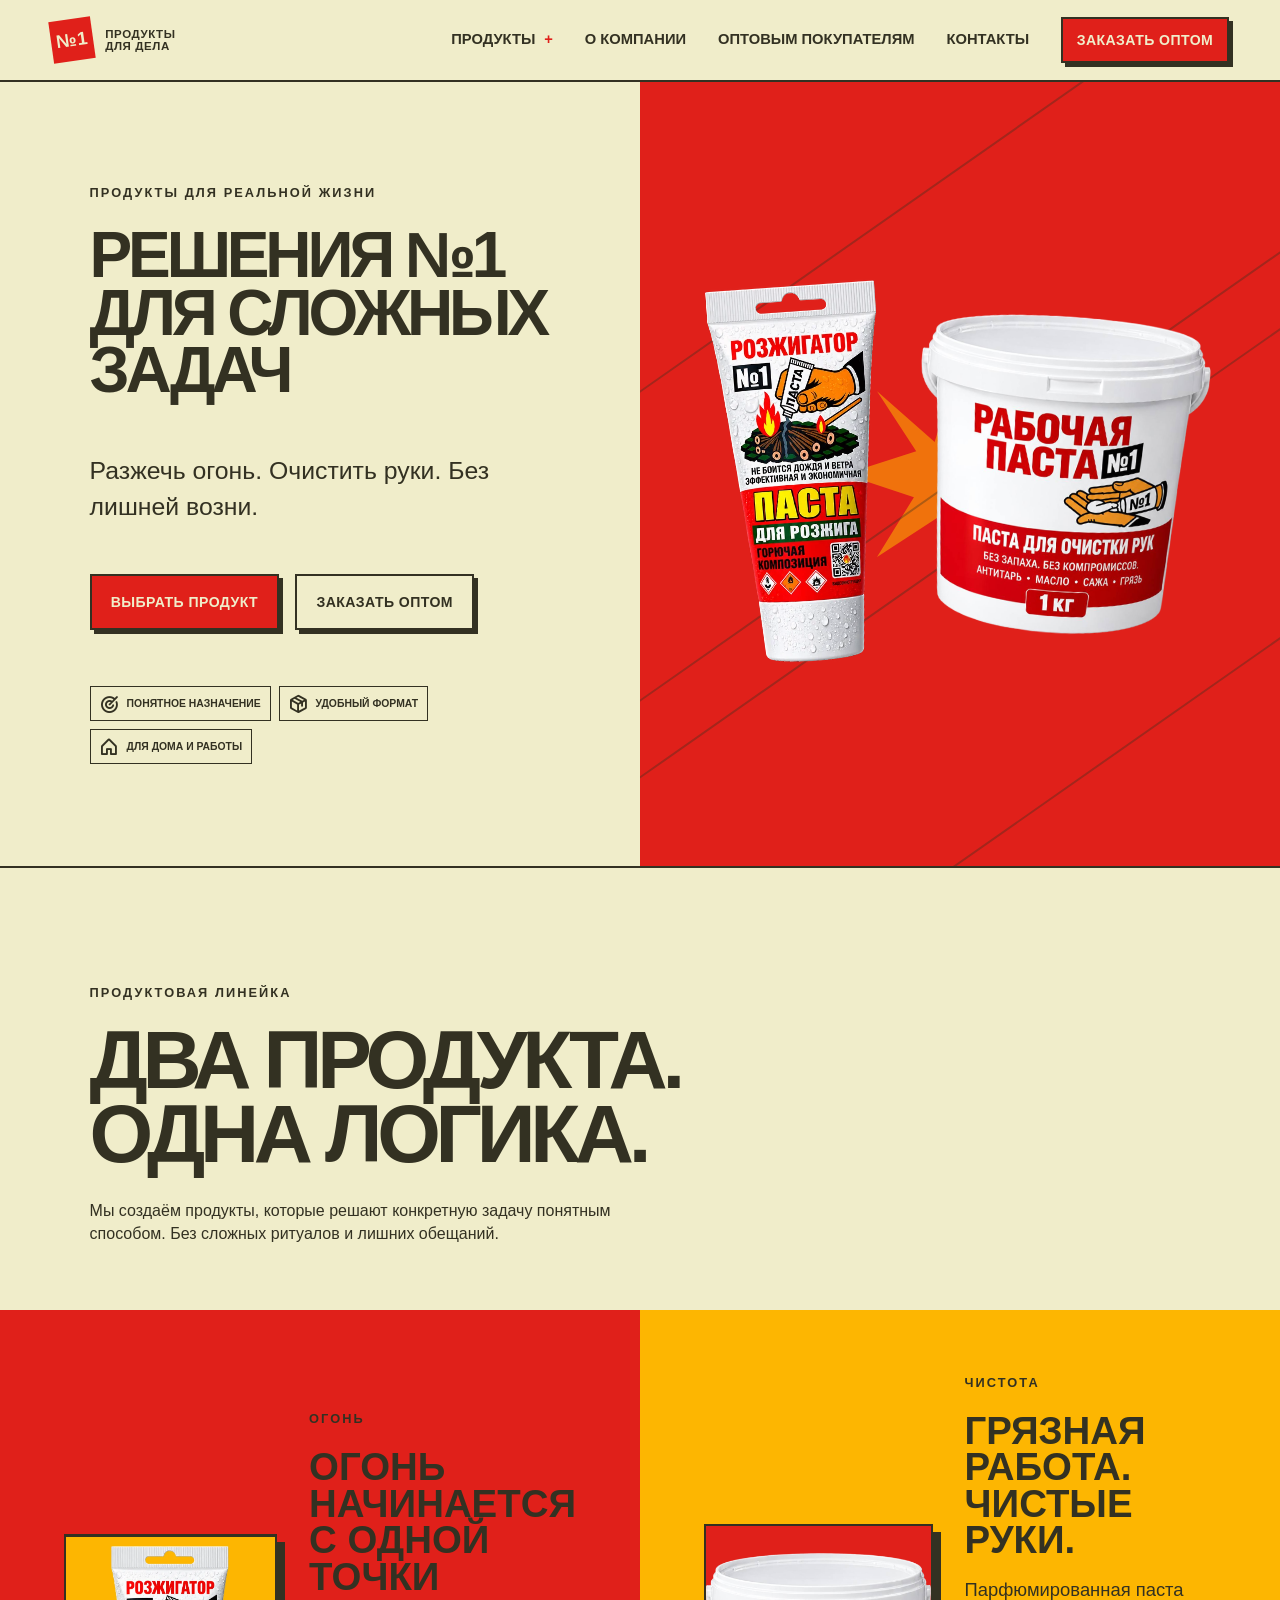
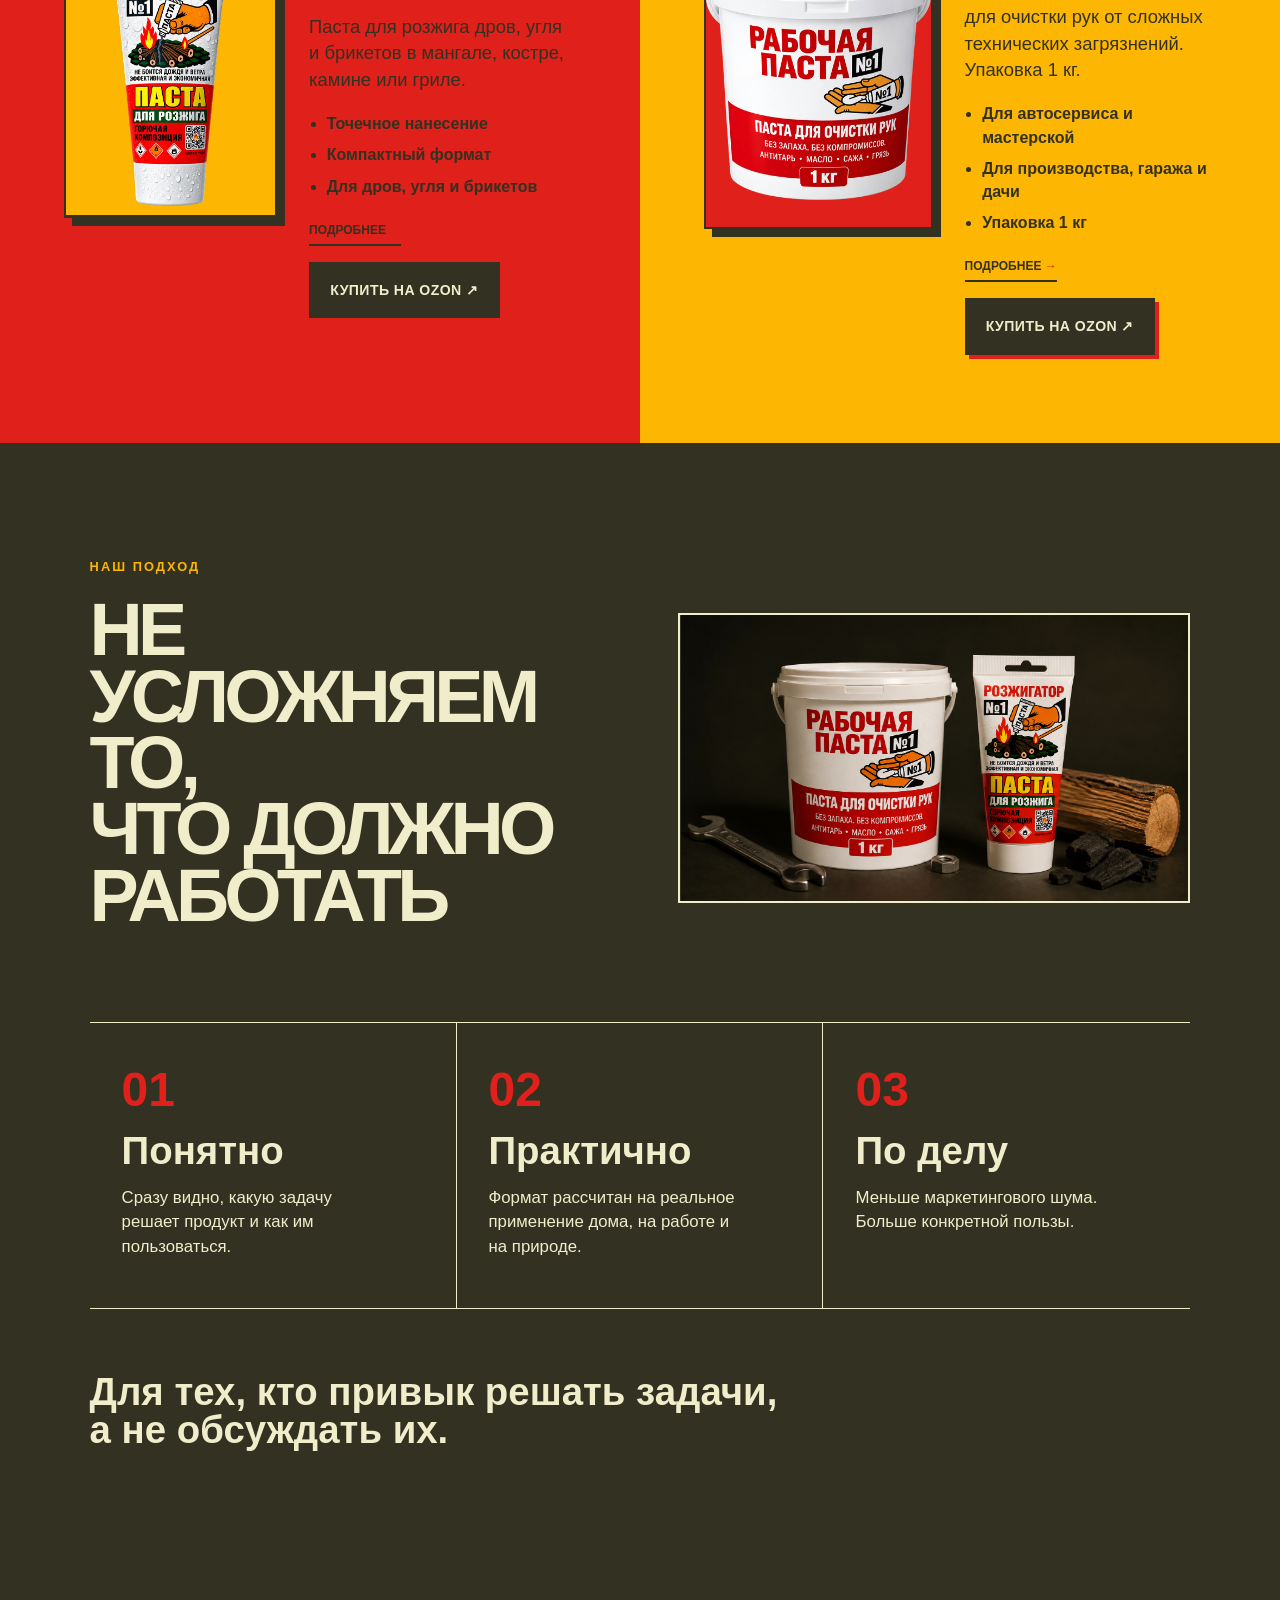
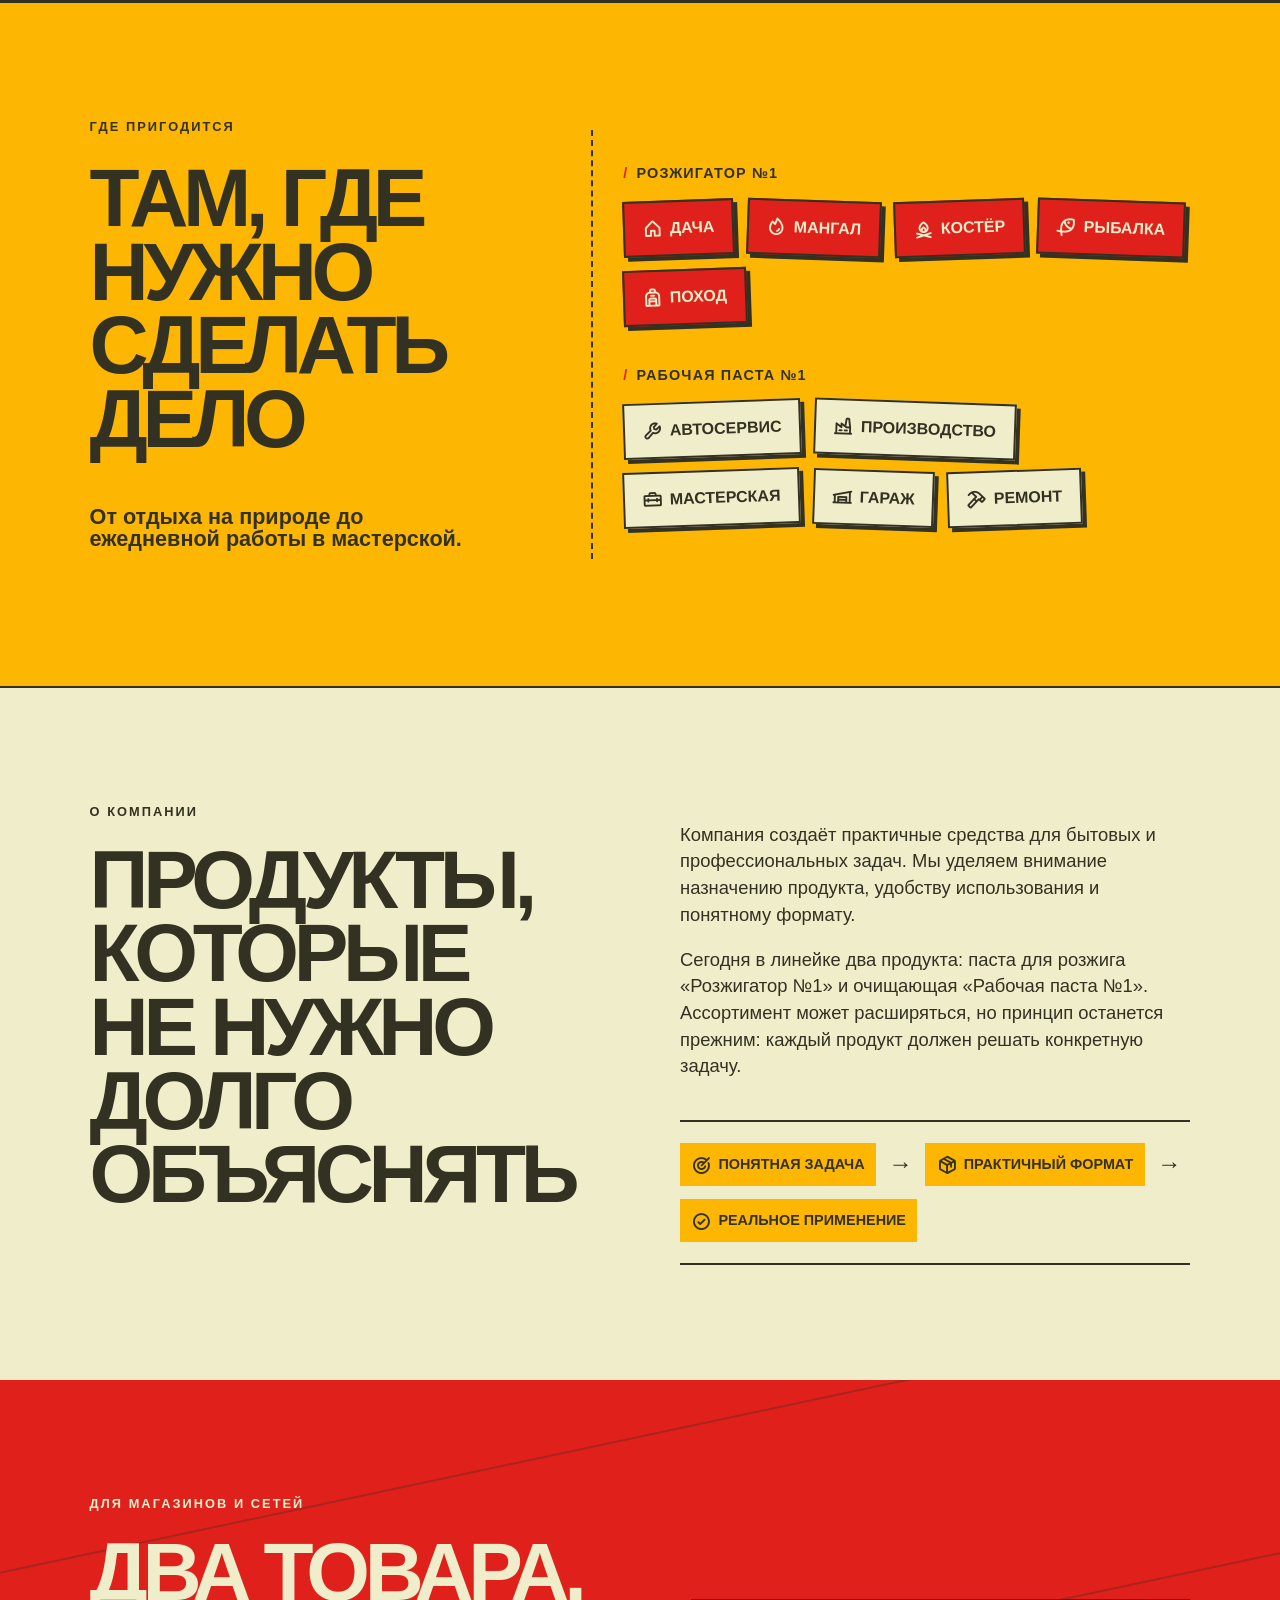
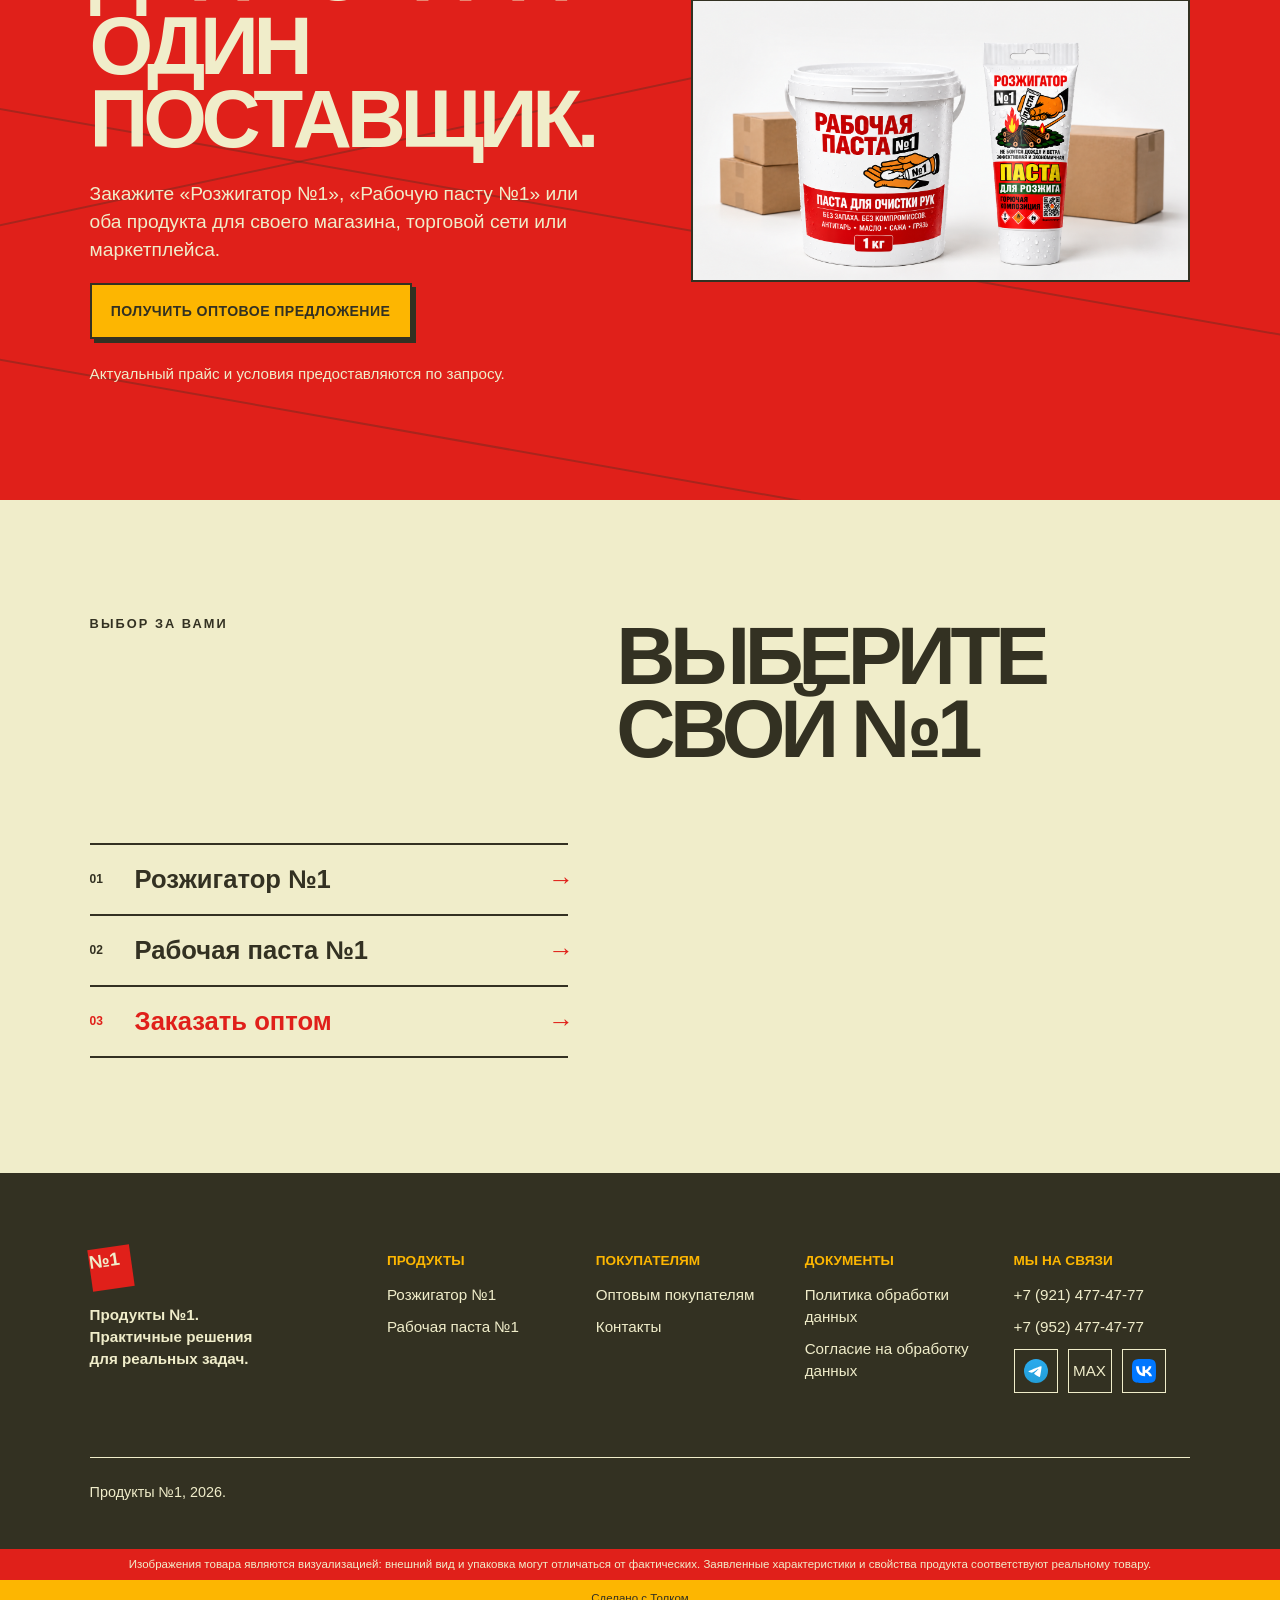
<file: index.html>
<!doctype html>
<html lang="ru">
<head>
  <meta charset="UTF-8">
  <meta name="viewport" content="width=device-width, initial-scale=1"><meta name="robots" content="index,follow"><meta name="theme-color" content="#E0201A">
  <base href="./">
  <title>Продукты №1 — Розжигатор и Рабочая паста</title>
  <meta name="description" content="«Розжигатор №1» для дров и угля и «Рабочая паста №1» для очистки рук от технических загрязнений. Купить на Ozon или запросить оптовые условия.">
  <!-- Canonical URL проекта на GitHub Pages -->
  <link rel="canonical" href="https://gevget.github.io/vad/">
  <meta property="og:type" content="website"><meta property="og:site_name" content="Продукты №1"><meta property="og:locale" content="ru_RU"><meta property="og:title" content="Продукты №1 — Розжигатор и Рабочая паста"><meta property="og:description" content="Практичные решения для розжига и очистки рук для дома, дачи, гаража и работы."><meta property="og:url" content="https://gevget.github.io/vad/"><meta property="og:image" content="https://gevget.github.io/vad/assets/images/social/og-home.svg"><meta property="og:image:width" content="1200"><meta property="og:image:height" content="630"><meta property="og:image:alt" content="Продукты №1 — решения для сложных задач">
  <meta name="twitter:card" content="summary_large_image"><meta name="twitter:title" content="Продукты №1 — Розжигатор и Рабочая паста"><meta name="twitter:description" content="Практичные решения для реальных задач."><meta name="twitter:image" content="https://gevget.github.io/vad/assets/images/social/og-home.svg">
  <link rel="icon" href="favicon.svg" type="image/svg+xml"><link rel="manifest" href="site.webmanifest"><link rel="stylesheet" href="assets/css/styles.css"><link rel="stylesheet" href="assets/icons/phosphor/phosphor-bold.css">
  <script type="application/ld+json">{"@context":"https://schema.org","@type":"Organization","name":"Продукты №1","url":"https://gevget.github.io/vad/"}</script>
  <script type="application/ld+json">{"@context":"https://schema.org","@type":"WebSite","name":"Продукты №1","url":"https://gevget.github.io/vad/"}</script>
<script type="application/ld+json">{"@context":"https://schema.org","@type":"CollectionPage","name":"Продукты №1","url":"https://gevget.github.io/vad/","mainEntity":{"@type":"ItemList","itemListElement":[{"@type":"ListItem","position":1,"url":"https://gevget.github.io/vad/rozzhigator/","name":"Розжигатор №1"},{"@type":"ListItem","position":2,"url":"https://gevget.github.io/vad/rabochaya-pasta/","name":"Рабочая паста №1"}]}}</script><meta name="twitter:image:alt" content="Продукты №1 — решения для сложных задач"></head>
<body>
<a class="skip-link" href="#main">Перейти к содержимому</a>
<header class="site-header"><a class="brand" href="" aria-label="Продукты №1 — на главную"><span class="brand-mark">№1</span><span>ПРОДУКТЫ<br>ДЛЯ ДЕЛА</span></a><button class="menu-toggle" aria-expanded="false" aria-controls="primary-nav">Меню</button><nav id="primary-nav" class="primary-nav" aria-label="Основная навигация"><div class="nav-products"><button class="products-toggle" aria-expanded="false" aria-controls="products-menu">Продукты <span>+</span></button><div id="products-menu" class="products-menu"><a href="rozzhigator/">Розжигатор №1</a><a href="rabochaya-pasta/">Рабочая паста №1</a></div></div><a href="#about">О компании</a><a href="opt/">Оптовым покупателям</a><a href="contacts/">Контакты</a><a class="button button-small" href="opt/#wholesale-form">Заказать оптом</a></nav></header>
<main id="main">
<section class="hero section-grid"><div class="hero-copy"><p class="eyebrow">ПРОДУКТЫ ДЛЯ РЕАЛЬНОЙ ЖИЗНИ</p><h1>РЕШЕНИЯ №1<br>ДЛЯ СЛОЖНЫХ ЗАДАЧ</h1><p class="lead">Разжечь огонь. Очистить руки. Без лишней возни.</p><div class="actions"><a class="button" href="#products">Выбрать продукт</a><a class="button button-outline" href="opt/#wholesale-form">Заказать оптом</a></div><div class="micro-labels"><span><i class="icon icon--sm ph-bold ph-target" aria-hidden="true"></i>Понятное назначение</span><span><i class="icon icon--sm ph-bold ph-package" aria-hidden="true"></i>Удобный формат</span><span><i class="icon icon--sm ph-bold ph-house" aria-hidden="true"></i>Для дома и работы</span></div></div><div class="hero-poster hero-products" aria-label="Розжигатор №1 и Рабочая паста №1"><div class="burst" aria-hidden="true"></div><img class="hero-product hero-product--fire" src="assets/images/products/rozzhigator-hero.webp" alt="Упаковка Розжигатора №1" width="327" height="728"><img class="hero-product hero-product--clean" src="assets/images/products/rabochaya-pasta-packaging.webp" alt="Упаковка Рабочей пасты №1" width="829" height="910"></div></section>
<section id="products" class="products section-pad"><div class="section-intro"><p class="eyebrow">ПРОДУКТОВАЯ ЛИНЕЙКА</p><h2>ДВА ПРОДУКТА.<br>ОДНА ЛОГИКА.</h2><p>Мы создаём продукты, которые решают конкретную задачу понятным способом. Без сложных ритуалов и лишних обещаний.</p></div><div class="product-split"><article class="product product-fire"><div class="product-art" aria-hidden="true"><span>ОГОНЬ</span><b>№1</b></div><div class="product-info"><p class="eyebrow">ОГОНЬ</p><h3>ОГОНЬ НАЧИНАЕТСЯ<br>С ОДНОЙ ТОЧКИ</h3><p>Паста для розжига дров, угля и брикетов в мангале, костре, камине или гриле.</p><ul><li>Точечное нанесение</li><li>Компактный формат</li><li>Для дров, угля и брикетов</li></ul><div class="actions"><a class="text-link" href="rozzhigator/">Подробнее <span>→</span></a><a class="button button-dark" data-ozon="rozzhigator" target="_blank" rel="noopener noreferrer" href="https://ozon.ru/t/7G5TuOY">Купить на Ozon ↗</a></div></div></article><article class="product product-clean"><div class="product-art" aria-hidden="true"><span>ЧИСТОТА</span><b>№1</b></div><div class="product-info"><p class="eyebrow">ЧИСТОТА</p><h3>ГРЯЗНАЯ РАБОТА.<br>ЧИСТЫЕ РУКИ.</h3><p>Парфюмированная паста для очистки рук от сложных технических загрязнений. Упаковка 1 кг.</p><ul><li>Для автосервиса и мастерской</li><li>Для производства, гаража и дачи</li><li>Упаковка 1 кг</li></ul><div class="actions"><a class="text-link" href="rabochaya-pasta/">Подробнее <span>→</span></a><a class="button button-dark" data-ozon="rabochaya-pasta" target="_blank" rel="noopener noreferrer" href="https://ozon.ru/t/NsLq7Ds">Купить на Ozon ↗</a></div></div></article></div></section>
<section class="principles section-pad dark"><div class="principles-top"><div class="section-intro"><p class="eyebrow">НАШ ПОДХОД</p><h2>НЕ УСЛОЖНЯЕМ ТО,<br>ЧТО ДОЛЖНО РАБОТАТЬ</h2></div><figure class="principles-media"><img loading="lazy" decoding="async" src="assets/images/products/products-principles-updated.webp" alt="Новые упаковки Рабочей пасты №1 и Розжигатора №1" width="1680" height="945"></figure></div><div class="principle-list"><div><b>01</b><h3>Понятно</h3><p>Сразу видно, какую задачу решает продукт и как им пользоваться.</p></div><div><b>02</b><h3>Практично</h3><p>Формат рассчитан на реальное применение дома, на работе и на природе.</p></div><div><b>03</b><h3>По делу</h3><p>Меньше маркетингового шума. Больше конкретной пользы.</p></div></div><p class="closing-line">Для тех, кто привык решать задачи, а не обсуждать их.</p></section>
<section class="scenarios section-pad"><div class="scenario-heading"><p class="eyebrow">ГДЕ ПРИГОДИТСЯ</p><h2>ТАМ, ГДЕ НУЖНО<br>СДЕЛАТЬ ДЕЛО</h2><p class="closing-line">От отдыха на природе до ежедневной работы в мастерской.</p></div><div class="scenario-map"><div class="scenario-group"><b>РОЗЖИГАТОР №1</b><div><span class="scenario fire"><i class="icon icon--sm ph-bold ph-house" aria-hidden="true"></i>Дача</span><span class="scenario fire"><i class="icon icon--sm ph-bold ph-fire" aria-hidden="true"></i>Мангал</span><span class="scenario fire"><i class="icon icon--sm ph-bold ph-campfire" aria-hidden="true"></i>Костёр</span><span class="scenario fire"><i class="icon icon--sm ph-bold ph-fish-simple" aria-hidden="true"></i>Рыбалка</span><span class="scenario fire"><i class="icon icon--sm ph-bold ph-backpack" aria-hidden="true"></i>Поход</span></div></div><div class="scenario-group"><b>РАБОЧАЯ ПАСТА №1</b><div><span class="scenario work"><i class="icon icon--sm ph-bold ph-wrench" aria-hidden="true"></i>Автосервис</span><span class="scenario work"><i class="icon icon--sm ph-bold ph-factory" aria-hidden="true"></i>Производство</span><span class="scenario work"><i class="icon icon--sm ph-bold ph-toolbox" aria-hidden="true"></i>Мастерская</span><span class="scenario work"><i class="icon icon--sm ph-bold ph-warehouse" aria-hidden="true"></i>Гараж</span><span class="scenario work"><i class="icon icon--sm ph-bold ph-hammer" aria-hidden="true"></i>Ремонт</span></div></div></div></section>
<section id="about" class="about section-pad"><div><p class="eyebrow">О КОМПАНИИ</p><h2>ПРОДУКТЫ, КОТОРЫЕ<br>НЕ НУЖНО ДОЛГО<br>ОБЪЯСНЯТЬ</h2></div><div class="about-copy"><p>Компания создаёт практичные средства для бытовых и профессиональных задач. Мы уделяем внимание назначению продукта, удобству использования и понятному формату.</p><p>Сегодня в линейке два продукта: паста для розжига «Розжигатор №1» и очищающая «Рабочая паста №1». Ассортимент может расширяться, но принцип останется прежним: каждый продукт должен решать конкретную задачу.</p><!-- TODO: добавить подтверждённые сведения о компании после получения данных --><div class="logic-diagram"><span><i class="icon icon--sm ph-bold ph-target" aria-hidden="true"></i>Понятная задача</span><i aria-hidden="true">→</i><span><i class="icon icon--sm ph-bold ph-package" aria-hidden="true"></i>Практичный формат</span><i aria-hidden="true">→</i><span><i class="icon icon--sm ph-bold ph-check-circle" aria-hidden="true"></i>Реальное применение</span></div></div></section>
<section class="wholesale section-pad"><div class="wholesale-copy"><p class="eyebrow">ДЛЯ МАГАЗИНОВ И СЕТЕЙ</p><h2>ДВА ТОВАРА.<br>ОДИН ПОСТАВЩИК.</h2><p>Закажите «Розжигатор №1», «Рабочую пасту №1» или оба продукта для своего магазина, торговой сети или маркетплейса.</p><a class="button button-yellow" href="opt/#wholesale-form">Получить оптовое предложение</a><small>Актуальный прайс и условия предоставляются по запросу.</small></div><figure class="wholesale-media"><img loading="lazy" decoding="async" src="assets/images/products/wholesale-products-updated.webp" alt="Новые упаковки Розжигатора №1 и Рабочей пасты №1 для оптовой поставки" width="1680" height="945"></figure></section>
<section class="final-cta section-pad"><p class="eyebrow">ВЫБОР ЗА ВАМИ</p><h2>ВЫБЕРИТЕ<br>СВОЙ №1</h2><div class="final-links"><a href="rozzhigator/"><span>01</span>Розжигатор №1 <b>→</b></a><a href="rabochaya-pasta/"><span>02</span>Рабочая паста №1 <b>→</b></a><a class="red-link" href="opt/#wholesale-form"><span>03</span>Заказать оптом <b>→</b></a></div></section>
</main>
<footer class="site-footer"><div class="footer-brand"><span class="brand-mark">№1</span><p>Продукты №1.<br>Практичные решения<br>для реальных задач.</p></div><div><h3>Продукты</h3><a href="rozzhigator/">Розжигатор №1</a><a href="rabochaya-pasta/">Рабочая паста №1</a></div><div><h3>Покупателям</h3><a href="opt/">Оптовым покупателям</a><a href="contacts/">Контакты</a></div><div><h3>Документы</h3><a href="privacy/">Политика обработки данных</a><a href="consent/">Согласие на обработку данных</a></div><div><h3>Мы на связи</h3><a class="footer-phone" href="tel:+79214774777">+7 (921) 477-47-77</a><a class="footer-phone" href="tel:+79524774777">+7 (952) 477-47-77</a><div class="footer-socials"><!-- PLACEHOLDER: заменить на подтверждённые контактные данные --><a class="footer-social-link" href="https://t.me/Rabochayapastadlyaruknomer1" target="_blank" rel="noopener noreferrer" aria-label="Telegram — канал Рабочая паста №1"><img src="assets/icons/brands/telegram.svg" alt="" width="24" height="24"></a><a class="footer-social-link" href="https://max.ru/join/h308RtB3o9O3E5S8RD9xw1-KrrHeEQucvA1G_etLBjs" target="_blank" rel="noopener noreferrer" aria-label="Открыть MAX">MAX</a><!-- PLACEHOLDER: заменить на подтверждённые контактные данные --><a class="footer-social-link" href="https://vk.ru/club241796060" target="_blank" rel="noopener noreferrer" aria-label="ВКонтакте — сообщество 241796060"><img src="assets/icons/brands/vk.svg" alt="" width="24" height="24"></a></div></div><p class="copyright">Продукты №1, 2026.</p></footer><div class="footer-disclaimer" role="note">Изображения товара являются визуализацией: внешний вид и упаковка могут отличаться от фактических. Заявленные характеристики и свойства продукта соответствуют реальному товару.</div><div class="footer-credit"><a href="https://tolk-usite.com/" target="_blank" rel="noopener noreferrer">Сделано с Толком</a></div>
<script src="assets/js/main.js" defer></script></body></html>
</file>
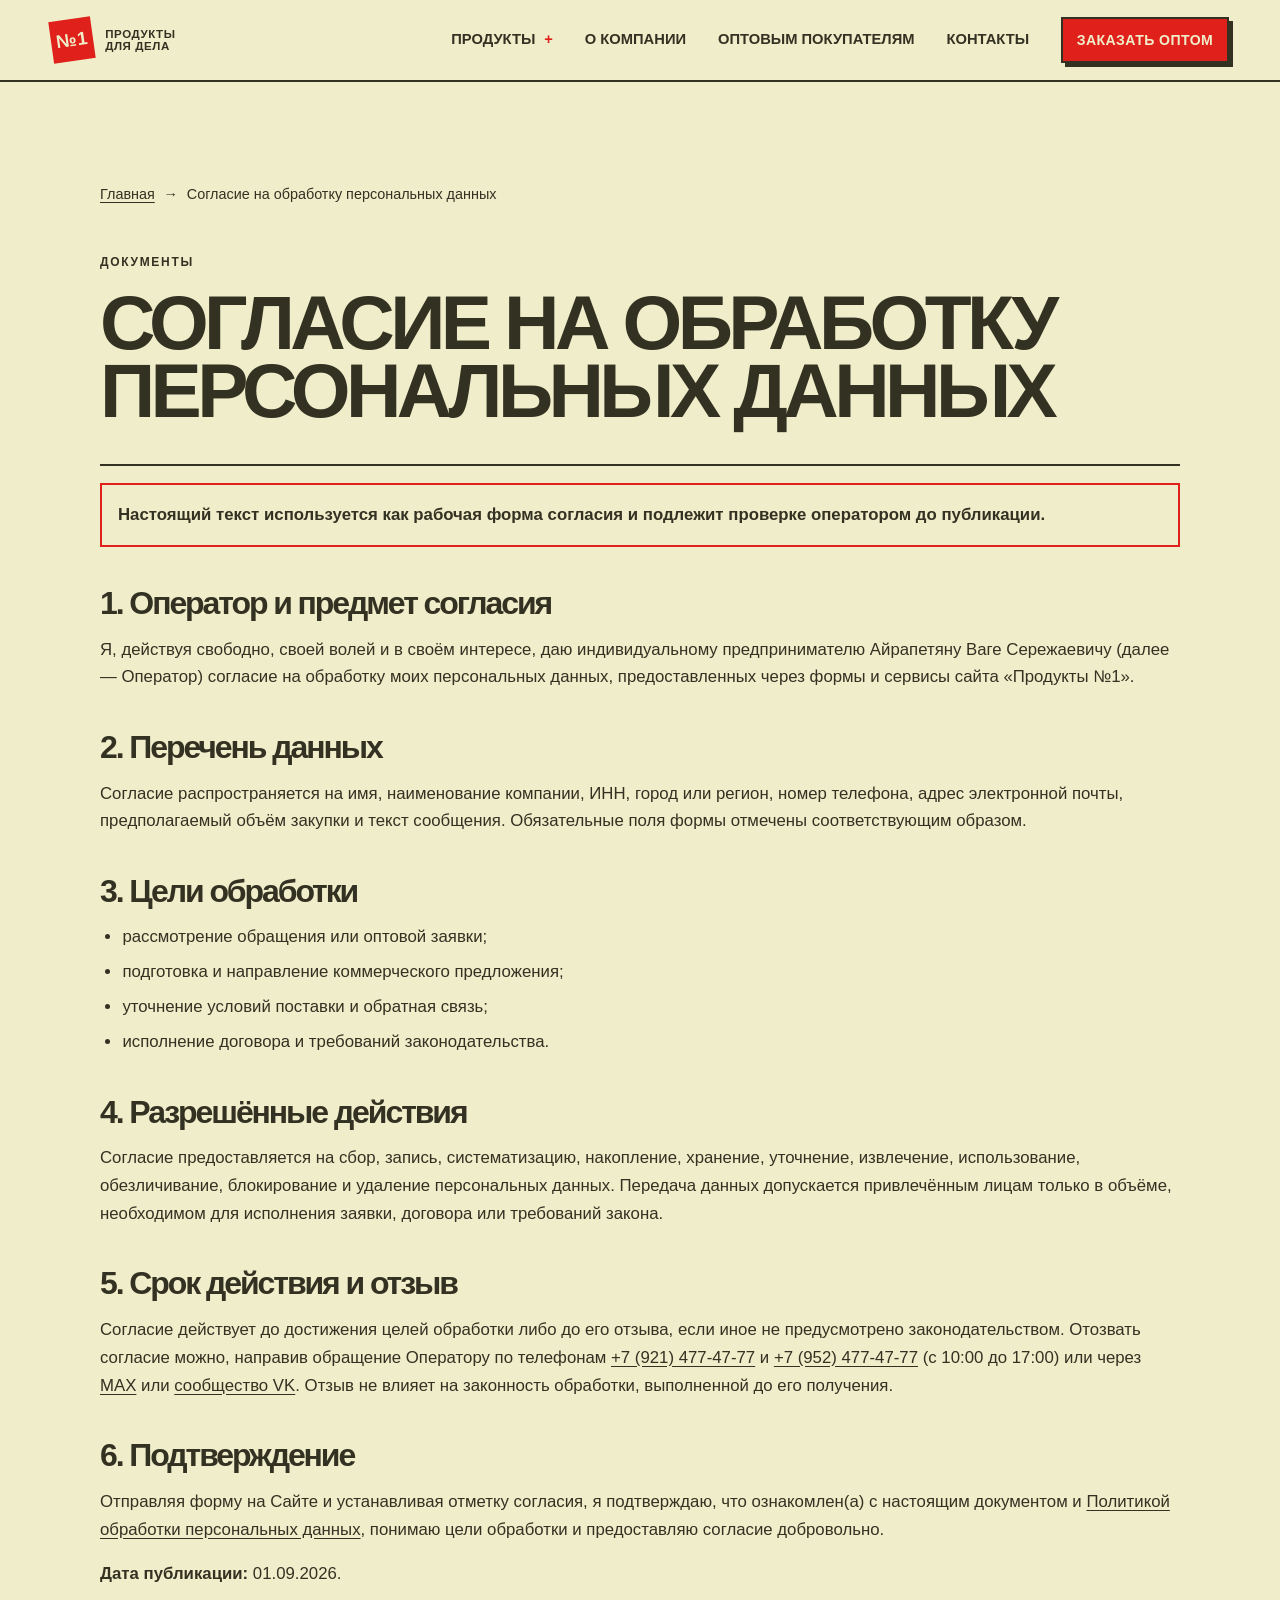
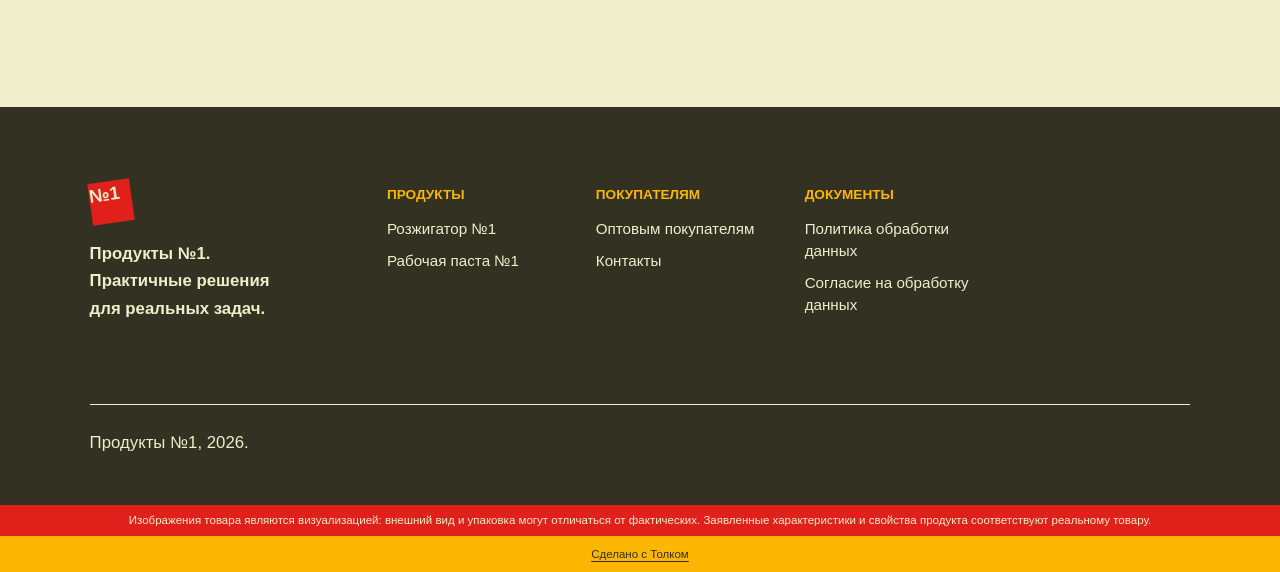
<file: consent/index.html>
<!doctype html><html lang="ru"><head><meta charset="utf-8"><meta name="viewport" content="width=device-width, initial-scale=1"><meta name="robots" content="noindex,follow"><base href="../"><title>Согласие на обработку персональных данных — Продукты №1</title><meta property="og:type" content="website"><meta property="og:site_name" content="Продукты №1"><meta property="og:locale" content="ru_RU"><meta property="og:title" content="Согласие на обработку персональных данных — Продукты №1"><meta property="og:description" content="Согласие на обработку персональных данных на сайте «Продукты №1»."><meta property="og:url" content="https://gevget.github.io/vad/"><meta property="og:image" content="https://gevget.github.io/vad/assets/images/social/og-home.svg"><meta property="og:image:width" content="1200"><meta property="og:image:height" content="630"><meta property="og:image:alt" content="Согласие на обработку персональных данных"><meta name="description" content="Согласие на обработку персональных данных на сайте «Продукты №1»."><link rel="stylesheet" href="assets/css/styles.css"><link rel="stylesheet" href="assets/icons/phosphor/phosphor-bold.css"><link rel="stylesheet" href="assets/css/legal.css"><link rel="stylesheet" href="assets/icons/phosphor/phosphor-bold.css"><meta name="twitter:image:alt" content="Согласие на обработку персональных данных"><meta name="twitter:card" content="summary_large_image"><meta name="twitter:title" content="Согласие на обработку персональных данных — Продукты №1"><meta name="twitter:description" content="Согласие на обработку персональных данных на сайте «Продукты №1»."><meta name="twitter:image" content="https://gevget.github.io/vad/assets/images/social/og-home.svg"></head><body class="legal-page"><a class="skip-link" href="#main">Перейти к содержимому</a><header class="site-header"><a class="brand" href="" aria-label="Продукты №1 — на главную"><span class="brand-mark">№1</span><span>ПРОДУКТЫ<br>ДЛЯ ДЕЛА</span></a><button class="menu-toggle" aria-expanded="false" aria-controls="primary-nav">Меню</button><nav id="primary-nav" class="primary-nav" aria-label="Основная навигация"><div class="nav-products"><button class="products-toggle" aria-expanded="false" aria-controls="products-menu">Продукты <span>+</span></button><div id="products-menu" class="products-menu"><a href="rozzhigator/">Розжигатор №1</a><a href="rabochaya-pasta/">Рабочая паста №1</a></div></div><a href="#about">О компании</a><a href="opt/">Оптовым покупателям</a><a href="contacts/">Контакты</a><a class="button button-small" href="opt/#wholesale-form">Заказать оптом</a></nav></header><main id="main"><div class="legal-wrap"><nav class="breadcrumbs" aria-label="Хлебные крошки"><a href="">Главная</a><span>→</span><span aria-current="page">Согласие на обработку персональных данных</span></nav><p class="legal-eyebrow">ДОКУМЕНТЫ</p><h1>СОГЛАСИЕ НА ОБРАБОТКУ<br>ПЕРСОНАЛЬНЫХ ДАННЫХ</h1><div class="legal-content"><p class="legal-note">Настоящий текст используется как рабочая форма согласия и подлежит проверке оператором до публикации.</p><h2>1. Оператор и предмет согласия</h2><p>Я, действуя свободно, своей волей и в своём интересе, даю индивидуальному предпринимателю Айрапетяну Ваге Сережаевичу (далее — Оператор) согласие на обработку моих персональных данных, предоставленных через формы и сервисы сайта «Продукты №1».</p><h2>2. Перечень данных</h2><p>Согласие распространяется на имя, наименование компании, ИНН, город или регион, номер телефона, адрес электронной почты, предполагаемый объём закупки и текст сообщения. Обязательные поля формы отмечены соответствующим образом.</p><h2>3. Цели обработки</h2><ul><li>рассмотрение обращения или оптовой заявки;</li><li>подготовка и направление коммерческого предложения;</li><li>уточнение условий поставки и обратная связь;</li><li>исполнение договора и требований законодательства.</li></ul><h2>4. Разрешённые действия</h2><p>Согласие предоставляется на сбор, запись, систематизацию, накопление, хранение, уточнение, извлечение, использование, обезличивание, блокирование и удаление персональных данных. Передача данных допускается привлечённым лицам только в объёме, необходимом для исполнения заявки, договора или требований закона.</p><h2>5. Срок действия и отзыв</h2><p>Согласие действует до достижения целей обработки либо до его отзыва, если иное не предусмотрено законодательством. Отозвать согласие можно, направив обращение Оператору по телефонам <a href="tel:+79214774777">+7 (921) 477‑47‑77</a> и <a href="tel:+79524774777">+7 (952) 477‑47‑77</a> (с 10:00 до 17:00) или через <a href="https://max.ru/join/h308RtB3o9O3E5S8RD9xw1-KrrHeEQucvA1G_etLBjs" target="_blank" rel="noopener noreferrer">MAX</a> или <a href="https://vk.ru/club241796060" target="_blank" rel="noopener noreferrer">сообщество VK</a>. Отзыв не влияет на законность обработки, выполненной до его получения.</p><h2>6. Подтверждение</h2><p>Отправляя форму на Сайте и устанавливая отметку согласия, я подтверждаю, что ознакомлен(а) с настоящим документом и <a href="privacy/">Политикой обработки персональных данных</a>, понимаю цели обработки и предоставляю согласие добровольно.</p><p><strong>Дата публикации:</strong> 01.09.2026.</p></div></div></main><footer class="site-footer"><div class="footer-brand"><span class="brand-mark">№1</span><p>Продукты №1.<br>Практичные решения<br>для реальных задач.</p></div><div><h3>Продукты</h3><a href="rozzhigator/">Розжигатор №1</a><a href="rabochaya-pasta/">Рабочая паста №1</a></div><div><h3>Покупателям</h3><a href="opt/">Оптовым покупателям</a><a href="contacts/">Контакты</a></div><div><h3>Документы</h3><a href="privacy/">Политика обработки данных</a><a href="consent/" aria-current="page">Согласие на обработку данных</a></div><p class="copyright">Продукты №1, 2026.</p></footer><div class="footer-disclaimer" role="note">Изображения товара являются визуализацией: внешний вид и упаковка могут отличаться от фактических. Заявленные характеристики и свойства продукта соответствуют реальному товару.</div><div class="footer-credit"><a href="https://tolk-usite.com/" target="_blank" rel="noopener noreferrer">Сделано с Толком</a></div><script src="assets/js/main.js" defer></script></body></html>
</file>
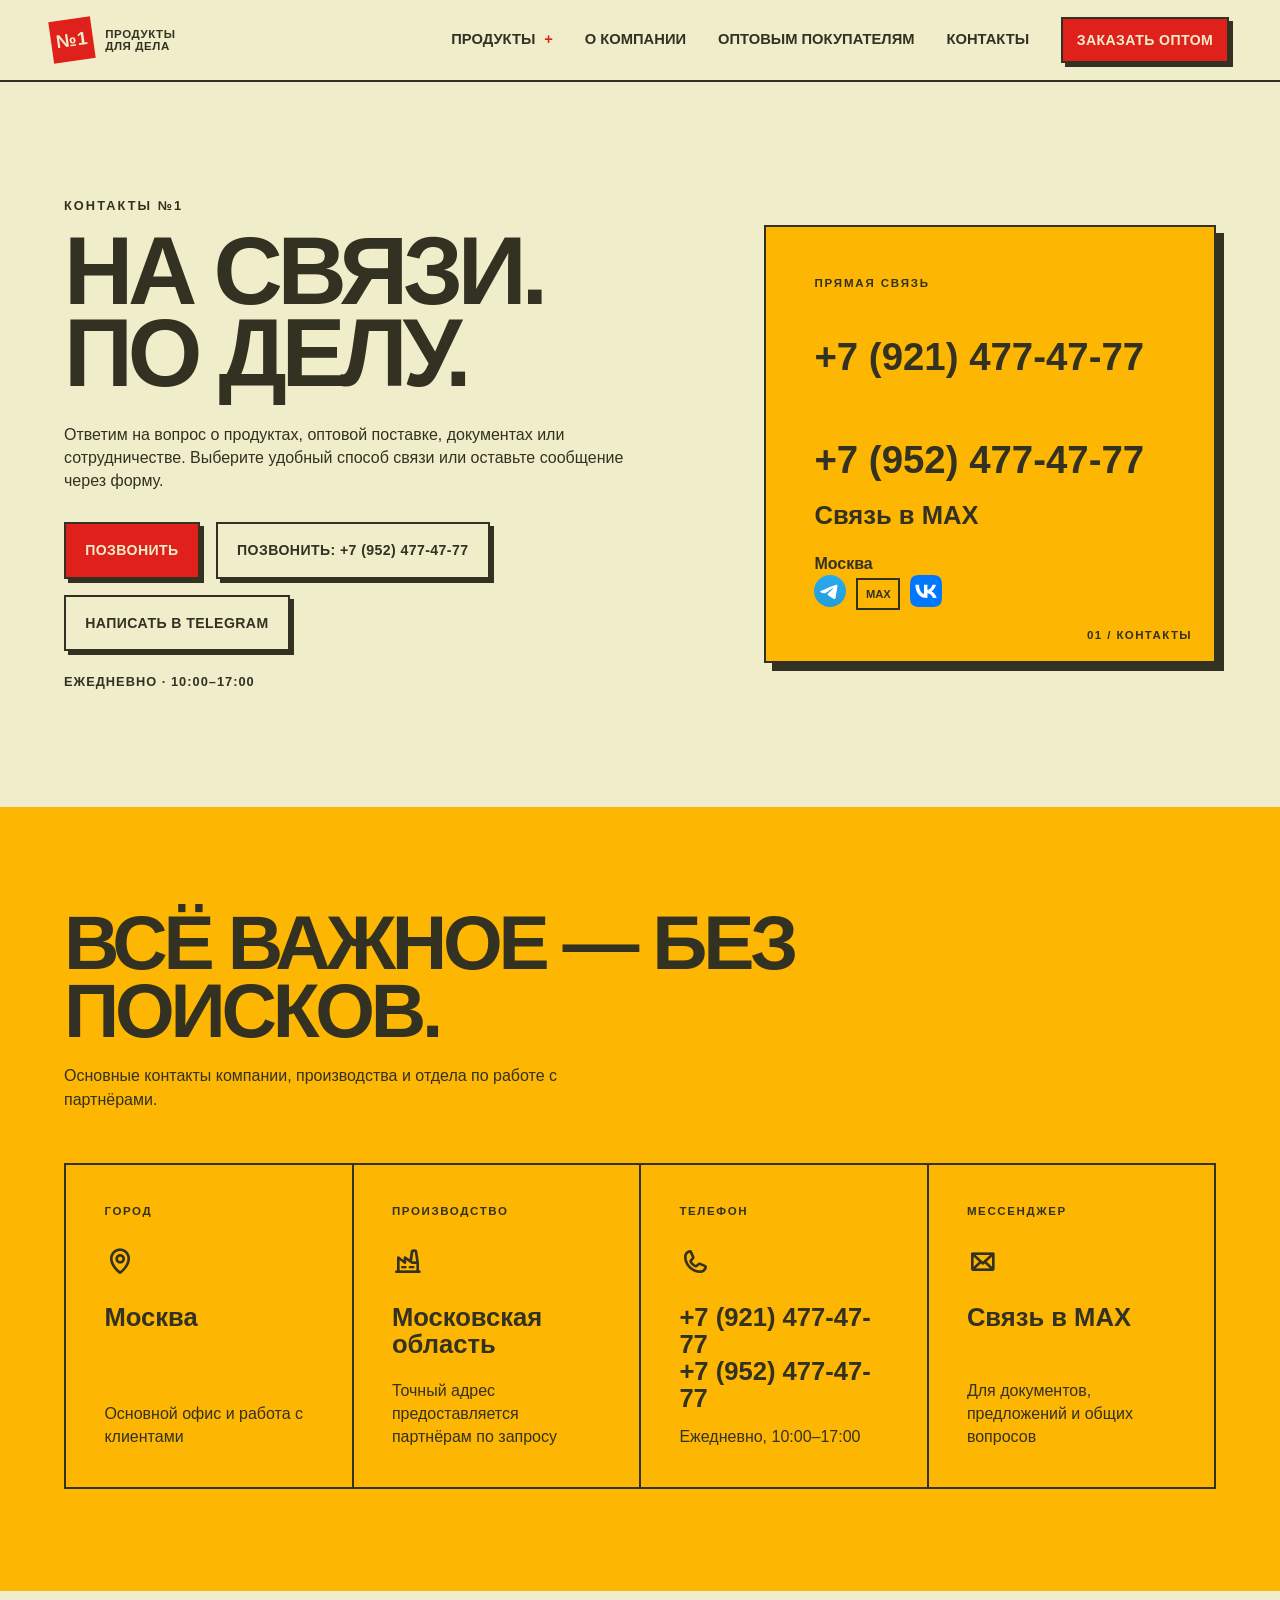
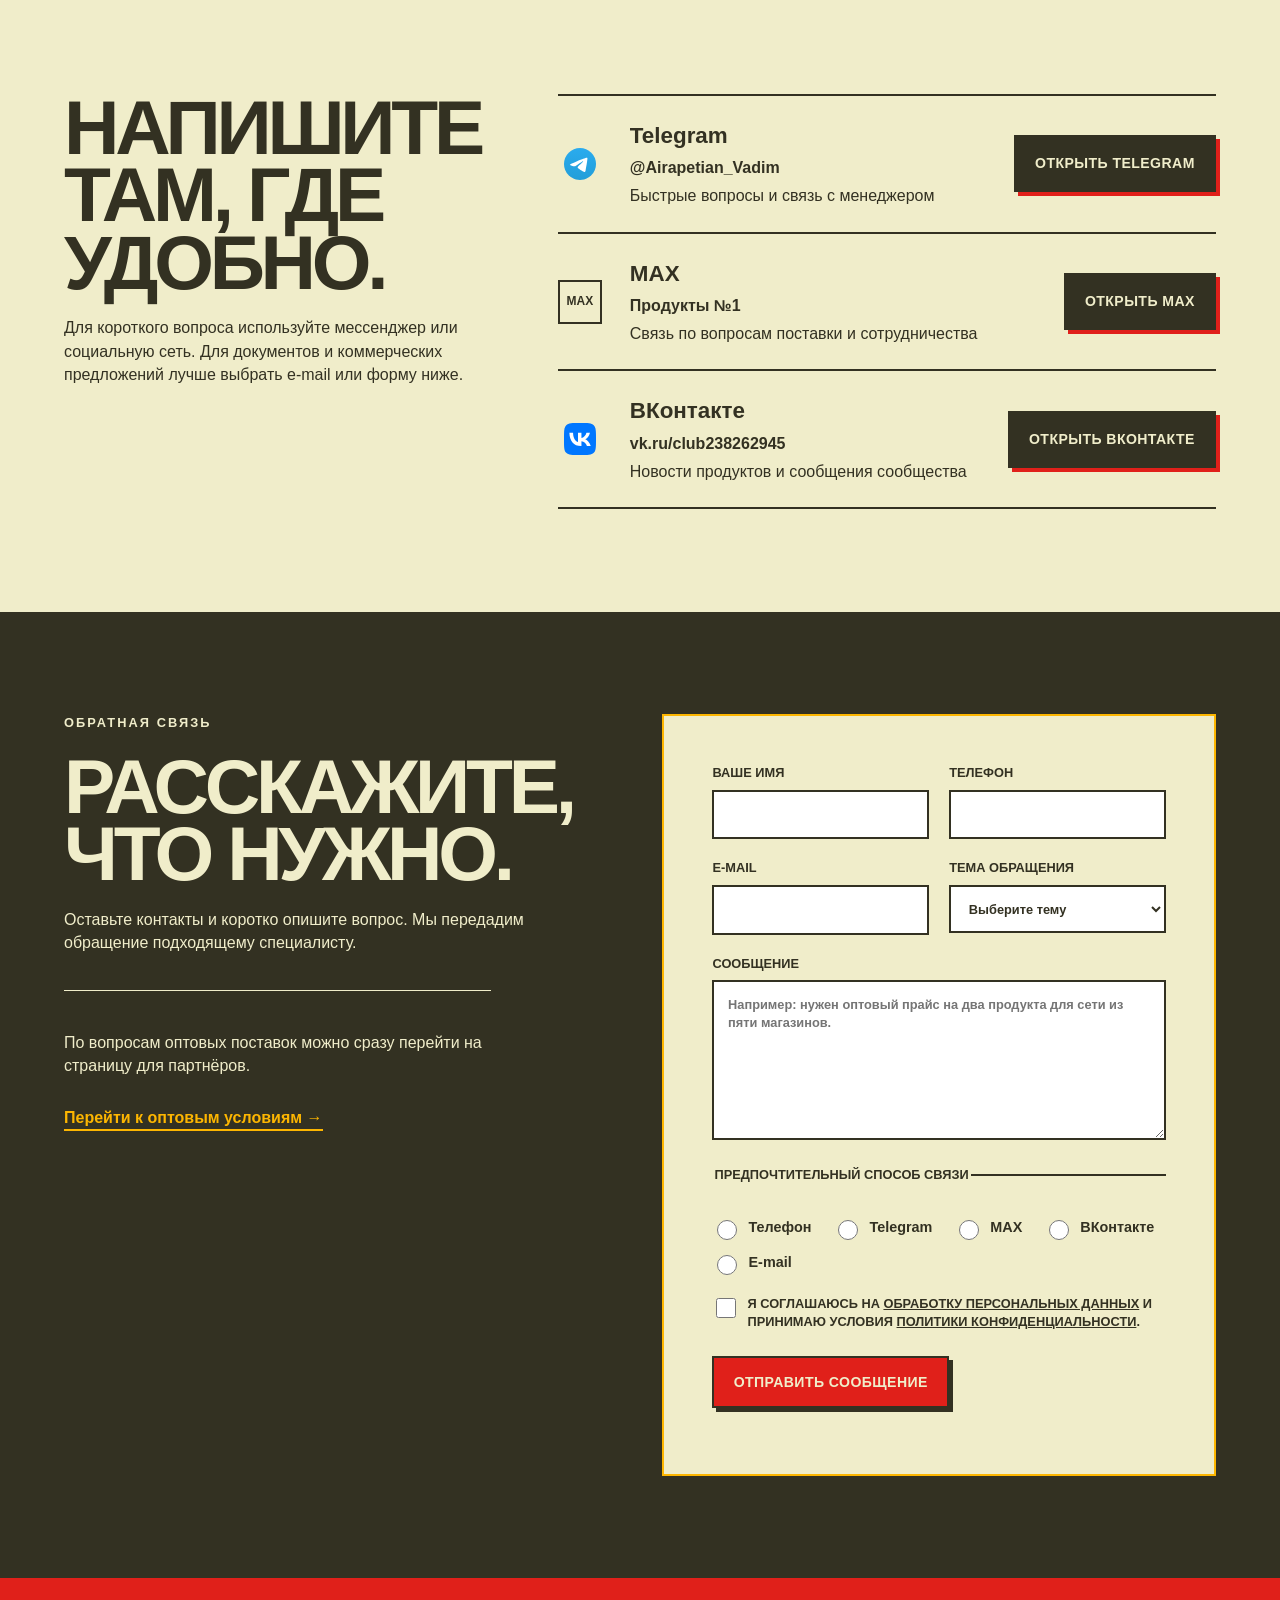
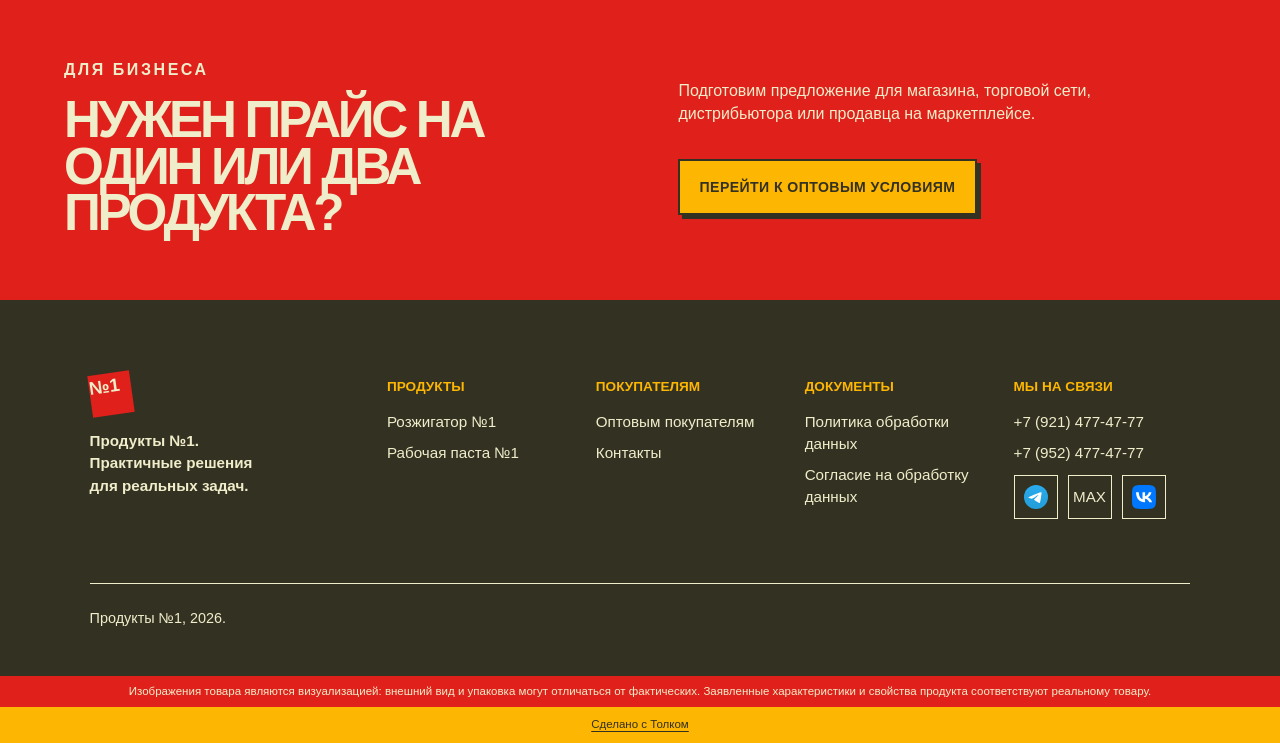
<file: contacts/index.html>
<!doctype html>
<html lang="ru"><head><meta charset="UTF-8"><meta name="viewport" content="width=device-width,initial-scale=1"><meta name="robots" content="index,follow"><meta name="theme-color" content="#E0201A"><base href="../">
<title>Контакты производителя «Продукты №1»</title><meta name="description" content="Контакты производителя «Розжигатора №1» и «Рабочей пасты №1»: телефон, e-mail, мессенджеры, информация о производстве и форма обратной связи."><!-- Canonical URL проекта на GitHub Pages --><link rel="canonical" href="https://gevget.github.io/vad/contacts/"><meta property="og:type" content="website"><meta property="og:site_name" content="Продукты №1"><meta property="og:locale" content="ru_RU"><meta property="og:title" content="Контакты производителя «Продукты №1»"><meta property="og:description" content="Телефон, мессенджеры и контакты производителя Розжигатора №1 и Рабочей пасты №1."><meta property="og:url" content="https://gevget.github.io/vad/contacts/"><meta property="og:image" content="https://gevget.github.io/vad/assets/images/social/og-home.svg"><meta property="og:image:width" content="1200"><meta property="og:image:height" content="630"><meta property="og:image:alt" content="Контакты производителя Продукты №1"><meta name="twitter:card" content="summary_large_image"><meta name="twitter:title" content="Контакты производителя «Продукты №1»"><meta name="twitter:description" content="Связь по продуктам, поставкам, документам и сотрудничеству."><meta name="twitter:image" content="https://gevget.github.io/vad/assets/images/social/og-home.svg"><link rel="icon" href="favicon.svg" type="image/svg+xml"><link rel="manifest" href="site.webmanifest"><link rel="stylesheet" href="assets/css/styles.css"><link rel="stylesheet" href="assets/icons/phosphor/phosphor-bold.css"><link rel="stylesheet" href="assets/css/contact.css"><link rel="stylesheet" href="assets/icons/phosphor/phosphor-bold.css">
<!-- PLACEHOLDER: заменить на подтверждённые контактные данные --><script type="application/ld+json">{"@context":"https://schema.org","@type":"ContactPage","name":"Контакты производителя «Продукты №1»","url":"https://gevget.github.io/vad/contacts/","mainEntity":{"@type":"Organization","name":"Продукты №1","url":"https://gevget.github.io/vad/","telephone":["+7 (921) 477-47-77","+7 (952) 477-47-77"],"address":{"@type":"PostalAddress","addressLocality":"Москва","addressRegion":"Московская область"}}}</script><meta name="twitter:image:alt" content="Контакты производителя Продукты №1"></head>
<body class="page page--contact"><a class="skip-link" href="#main">Перейти к содержимому</a><header class="site-header"><a class="brand" href="" aria-label="Продукты №1 — на главную"><span class="brand-mark">№1</span><span>ПРОДУКТЫ<br>ДЛЯ ДЕЛА</span></a><button class="menu-toggle" aria-expanded="false" aria-controls="primary-nav">Меню</button><nav id="primary-nav" class="primary-nav" aria-label="Основная навигация"><div class="nav-products"><button class="products-toggle" aria-expanded="false" aria-controls="products-menu">Продукты <span>+</span></button><div id="products-menu" class="products-menu"><a href="rozzhigator/">Розжигатор №1</a><a href="rabochaya-pasta/">Рабочая паста №1</a></div></div><a href="#about">О компании</a><a href="opt/">Оптовым покупателям</a><a href="contacts/" aria-current="page">Контакты</a><a class="button button-small" href="opt/#wholesale-form">Заказать оптом</a></nav></header>
<main id="main">
<section class="contact-hero contact-section"><div class="contact-container"><div class="contact-hero__grid"><div class="contact-hero__copy"><p class="contact-eye">КОНТАКТЫ №1</p><h1>НА СВЯЗИ.<br>ПО ДЕЛУ.</h1><p>Ответим на вопрос о продуктах, оптовой поставке, документах или сотрудничестве. Выберите удобный способ связи или оставьте сообщение через форму.</p><div class="contact-actions"><!-- PLACEHOLDER: заменить на подтверждённые контактные данные --><a class="button" href="tel:+79214774777">Позвонить</a><a class="button button-outline" href="tel:+79524774777">Позвонить: +7 (952) 477-47-77</a><!-- PLACEHOLDER: заменить на подтверждённые контактные данные --><a class="button button-outline" href="https://t.me/Rabochayapastadlyaruknomer1" target="_blank" rel="noopener noreferrer">Написать в Telegram</a></div><!-- PLACEHOLDER: заменить на подтверждённые контактные данные --><p class="contact-hours">Ежедневно · 10:00–17:00</p></div><aside class="contact-sheet" aria-label="Основные контакты"><span class="contact-sheet__label">ПРЯМАЯ СВЯЗЬ</span><!-- PLACEHOLDER: заменить на подтверждённые контактные данные --><a class="contact-sheet__phone" href="tel:+79214774777">+7 (921) 477-47-77</a><a class="contact-sheet__phone" href="tel:+79524774777">+7 (952) 477-47-77</a><!-- PLACEHOLDER: заменить на подтверждённые контактные данные --><a class="contact-sheet__email" href="https://max.ru/join/h308RtB3o9O3E5S8RD9xw1-KrrHeEQucvA1G_etLBjs" target="_blank" rel="noopener noreferrer">Связь в MAX</a><!-- PLACEHOLDER: заменить на подтверждённые контактные данные --><span class="contact-sheet__city">Москва</span><div class="contact-sheet__channels"><a href="https://t.me/Rabochayapastadlyaruknomer1" target="_blank" rel="noopener noreferrer" aria-label="Telegram — канал Рабочая паста №1"><img src="assets/icons/brands/telegram.svg" alt="" width="32" height="32"></a><a href="https://max.ru/join/h308RtB3o9O3E5S8RD9xw1-KrrHeEQucvA1G_etLBjs" target="_blank" rel="noopener noreferrer" aria-label="MAX"><span class="contact-sheet__max">MAX</span></a><a href="https://vk.ru/club241796060" target="_blank" rel="noopener noreferrer" aria-label="ВКонтакте"><img src="assets/icons/brands/vk.svg" alt="" width="32" height="32"></a></div><span class="contact-sheet__number">01 / КОНТАКТЫ</span></aside></div></div></section>
<section class="contact-details contact-section"><div class="contact-container"><header class="contact-heading"><h2 class="contact-title">ВСЁ ВАЖНОЕ — БЕЗ ПОИСКОВ.</h2><p class="contact-lead">Основные контакты компании, производства и отдела по работе с партнёрами.</p></header><div class="contact-card-grid"><article class="contact-card"><span class="contact-card__label">ГОРОД</span><i class="contact-icon ph-bold ph-map-pin" aria-hidden="true"></i><!-- PLACEHOLDER: заменить на подтверждённые контактные данные --><h3>Москва</h3><p>Основной офис и работа с клиентами</p></article><article class="contact-card"><span class="contact-card__label">ПРОИЗВОДСТВО</span><i class="contact-icon ph-bold ph-factory" aria-hidden="true"></i><!-- PLACEHOLDER: заменить на подтверждённые контактные данные --><h3>Московская область</h3><p>Точный адрес предоставляется партнёрам по запросу</p></article><article class="contact-card"><span class="contact-card__label">ТЕЛЕФОН</span><i class="contact-icon ph-bold ph-phone" aria-hidden="true"></i><!-- PLACEHOLDER: заменить на подтверждённые контактные данные --><h3><a href="tel:+79214774777">+7 (921) 477-47-77</a><br><a href="tel:+79524774777">+7 (952) 477-47-77</a></h3><!-- PLACEHOLDER: заменить на подтверждённые контактные данные --><p>Ежедневно, 10:00–17:00</p></article><article class="contact-card"><span class="contact-card__label">МЕССЕНДЖЕР</span><i class="contact-icon ph-bold ph-envelope" aria-hidden="true"></i><!-- PLACEHOLDER: заменить на подтверждённые контактные данные --><h3><a href="https://max.ru/join/h308RtB3o9O3E5S8RD9xw1-KrrHeEQucvA1G_etLBjs" target="_blank" rel="noopener noreferrer">Связь в MAX</a></h3><p>Для документов, предложений и общих вопросов</p></article></div></div></section>
<section class="contact-channels contact-section"><div class="contact-container"><div class="contact-channels__grid"><header class="contact-heading"><h2 class="contact-title">НАПИШИТЕ ТАМ, ГДЕ УДОБНО.</h2><p class="contact-lead">Для короткого вопроса используйте мессенджер или социальную сеть. Для документов и коммерческих предложений лучше выбрать e-mail или форму ниже.</p></header><div class="channel-list"><article class="channel-card"><div class="channel-card__brand"><img src="assets/icons/brands/telegram.svg" alt="" width="32" height="32"></div><div><h3>Telegram</h3><!-- PLACEHOLDER: заменить на подтверждённые контактные данные --><strong>@Airapetian_Vadim</strong><p>Быстрые вопросы и связь с менеджером</p></div><!-- PLACEHOLDER: заменить на подтверждённые контактные данные --><a class="button button-dark" href="https://t.me/Rabochayapastadlyaruknomer1" target="_blank" rel="noopener noreferrer" aria-label="Открыть Telegram Продукты №1">Открыть Telegram</a></article><article class="channel-card"><div class="channel-card__brand channel-card__brand--max" aria-label="MAX">MAX</div><div><h3>MAX</h3><strong>Продукты №1</strong><p>Связь по вопросам поставки и сотрудничества</p></div><a class="button button-dark" href="https://max.ru/join/h308RtB3o9O3E5S8RD9xw1-KrrHeEQucvA1G_etLBjs" target="_blank" rel="noopener noreferrer" aria-label="Открыть MAX">Открыть MAX</a></article><article class="channel-card"><div class="channel-card__brand"><img src="assets/icons/brands/vk.svg" alt="" width="32" height="32"></div><div><h3>ВКонтакте</h3><!-- PLACEHOLDER: заменить на подтверждённые контактные данные --><strong>vk.ru/club238262945</strong><p>Новости продуктов и сообщения сообщества</p></div><!-- PLACEHOLDER: заменить на подтверждённые контактные данные --><a class="button button-dark" href="https://vk.ru/club241796060" target="_blank" rel="noopener noreferrer" aria-label="Открыть ВКонтакте Продукты №1">Открыть ВКонтакте</a></article></div></div></div></section>
<section class="contact-form-section contact-section"><div class="contact-container"><div class="contact-form-grid"><div><header class="contact-heading"><p class="contact-eye">ОБРАТНАЯ СВЯЗЬ</p><h2 class="contact-title">РАССКАЖИТЕ, ЧТО НУЖНО.</h2><p class="contact-lead">Оставьте контакты и коротко опишите вопрос. Мы передадим обращение подходящему специалисту.</p></header><div class="contact-form-note"><p>По вопросам оптовых поставок можно сразу перейти на страницу для партнёров.</p><a href="opt/#wholesale-form">Перейти к оптовым условиям →</a></div></div><form class="contact-form" novalidate><div class="contact-form__fields"><label for="contact-name">Ваше имя<input id="contact-name" name="name" type="text" autocomplete="name" required></label><label for="contact-phone">Телефон<input id="contact-phone" name="phone" type="tel" autocomplete="tel" inputmode="tel" required></label><label for="contact-email">E-mail<input id="contact-email" name="email" type="email" autocomplete="email"></label><label for="contact-subject">Тема обращения<select id="contact-subject" name="subject" required><option value="">Выберите тему</option><option>Вопрос о Розжигаторе №1</option><option>Вопрос о Рабочей пасте №1</option><option>Оптовая поставка</option><option>Документы на продукцию</option><option>Сотрудничество</option><option>Другое</option></select></label><label class="contact-form__wide" for="contact-message">Сообщение<textarea id="contact-message" name="message" placeholder="Например: нужен оптовый прайс на два продукта для сети из пяти магазинов." required></textarea></label></div><fieldset><legend>Предпочтительный способ связи</legend><div class="contact-radio"><label><input type="radio" name="preferred" value="Телефон" required> Телефон</label><label><input type="radio" name="preferred" value="Telegram"> Telegram</label><label><input type="radio" name="preferred" value="MAX"> MAX</label><label><input type="radio" name="preferred" value="ВКонтакте"> ВКонтакте</label><label><input type="radio" name="preferred" value="E-mail"> E-mail</label></div></fieldset><label class="contact-consent"><input type="checkbox" name="consent" required><span>Я соглашаюсь на <a href="consent/">обработку персональных данных</a> и принимаю условия <a href="privacy/">политики конфиденциальности</a>.</span></label><div class="contact-honeypot" aria-hidden="true"><label>Не заполняйте это поле<input name="website" tabindex="-1" autocomplete="off"></label></div><button class="button" type="submit">Отправить сообщение</button><div class="contact-form-status" role="status" aria-live="polite" tabindex="-1"></div></form></div></div></section>
<section class="business-strip contact-section--compact"><div class="contact-container"><div class="business-strip__grid"><div><p class="contact-eye">ДЛЯ БИЗНЕСА</p><h2>НУЖЕН ПРАЙС НА ОДИН ИЛИ ДВА ПРОДУКТА?</h2></div><div><p>Подготовим предложение для магазина, торговой сети, дистрибьютора или продавца на маркетплейсе.</p><a class="button button-yellow" href="opt/#wholesale-form">Перейти к оптовым условиям</a></div></div></div></section>
</main>
<footer class="site-footer"><div class="footer-brand"><span class="brand-mark">№1</span><p>Продукты №1.<br>Практичные решения<br>для реальных задач.</p></div><div><h3>Продукты</h3><a href="rozzhigator/">Розжигатор №1</a><a href="rabochaya-pasta/">Рабочая паста №1</a></div><div><h3>Покупателям</h3><a href="opt/">Оптовым покупателям</a><a href="contacts/" aria-current="page">Контакты</a></div><div><h3>Документы</h3><a href="privacy/">Политика обработки данных</a><a href="consent/">Согласие на обработку данных</a></div><div><h3>Мы на связи</h3><a class="footer-phone" href="tel:+79214774777">+7 (921) 477-47-77</a><a class="footer-phone" href="tel:+79524774777">+7 (952) 477-47-77</a><div class="footer-socials"><!-- PLACEHOLDER: заменить на подтверждённые контактные данные --><a class="footer-social-link" href="https://t.me/Rabochayapastadlyaruknomer1" target="_blank" rel="noopener noreferrer" aria-label="Telegram — канал Рабочая паста №1"><img src="assets/icons/brands/telegram.svg" alt="" width="24" height="24"></a><a class="footer-social-link" href="https://max.ru/join/h308RtB3o9O3E5S8RD9xw1-KrrHeEQucvA1G_etLBjs" target="_blank" rel="noopener noreferrer" aria-label="Открыть MAX">MAX</a><!-- PLACEHOLDER: заменить на подтверждённые контактные данные --><a class="footer-social-link" href="https://vk.ru/club241796060" target="_blank" rel="noopener noreferrer" aria-label="ВКонтакте — сообщество 241796060"><img src="assets/icons/brands/vk.svg" alt="" width="24" height="24"></a></div></div><p class="copyright">Продукты №1, 2026.</p></footer><div class="footer-disclaimer" role="note">Изображения товара являются визуализацией: внешний вид и упаковка могут отличаться от фактических. Заявленные характеристики и свойства продукта соответствуют реальному товару.</div><div class="footer-credit"><a href="https://tolk-usite.com/" target="_blank" rel="noopener noreferrer">Сделано с Толком</a></div><script src="assets/js/main.js" defer></script><script src="assets/js/contact-form.js" defer></script></body></html>
</file>
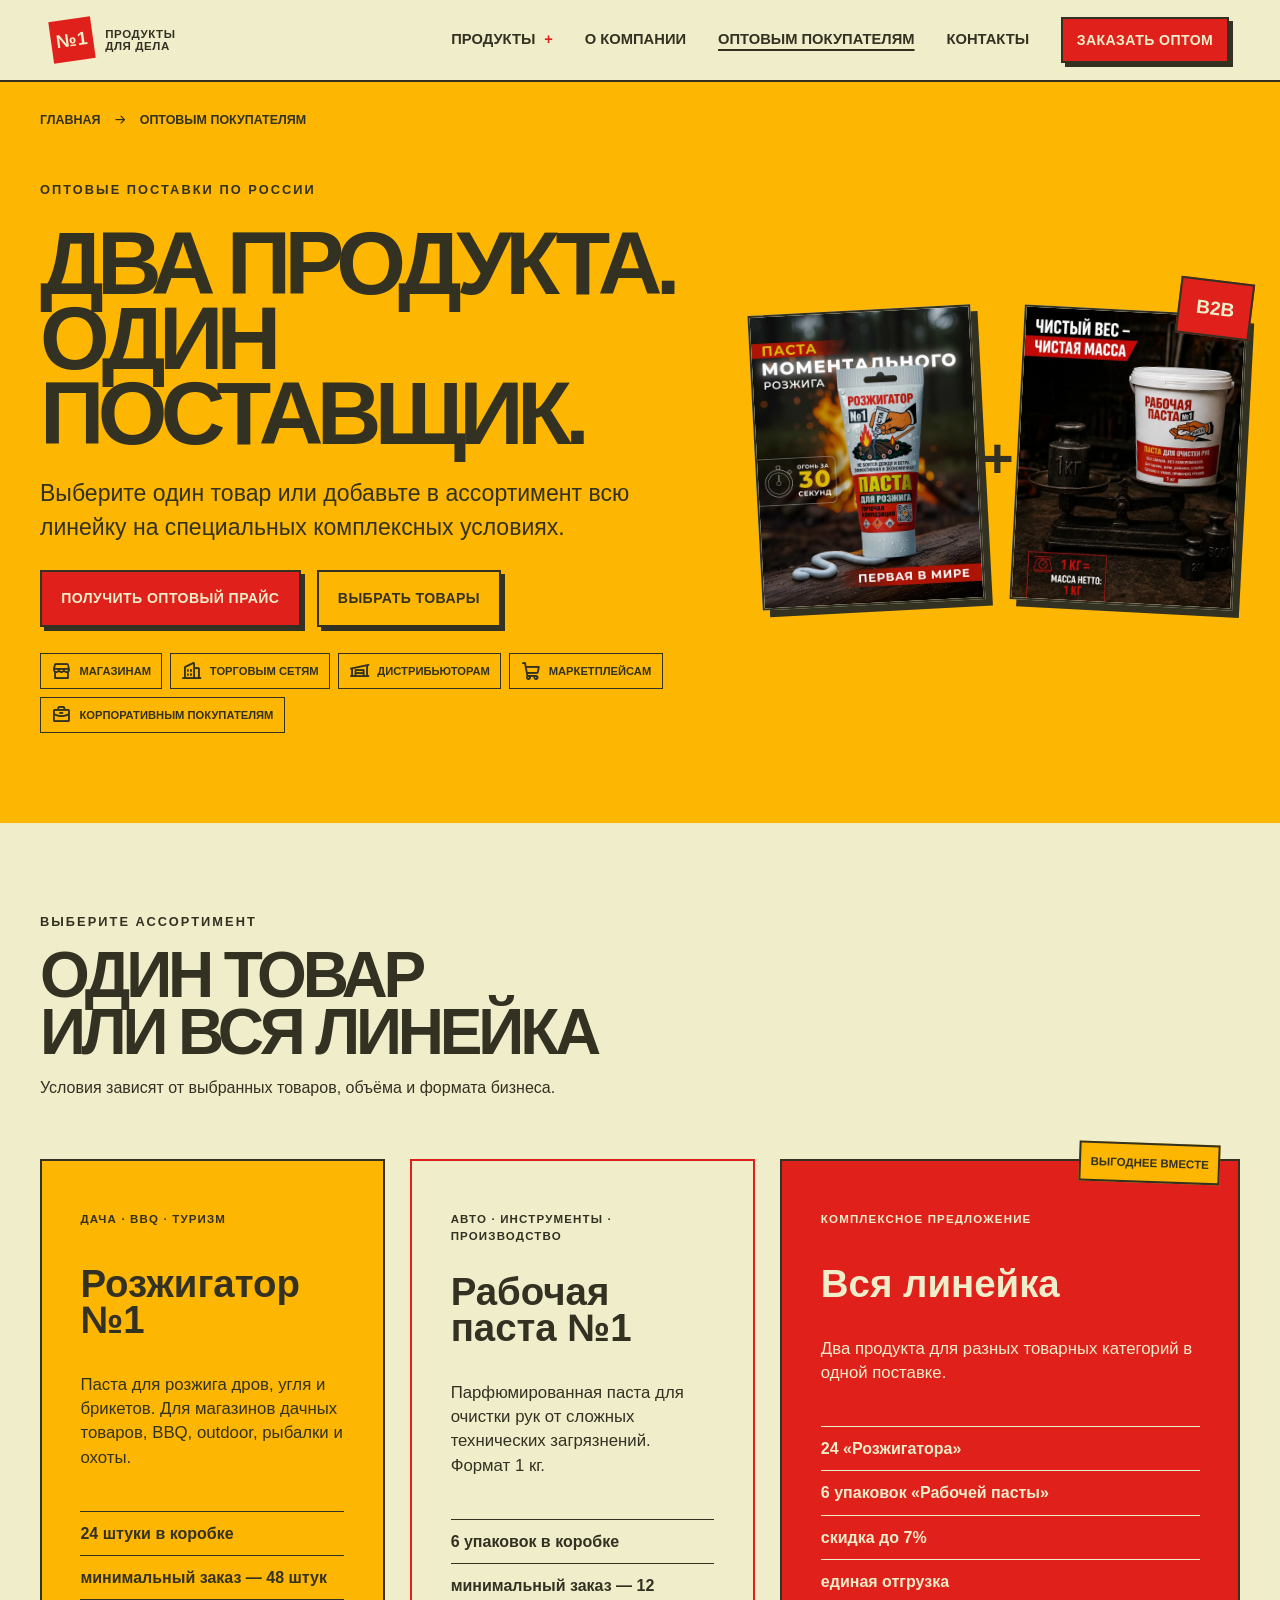
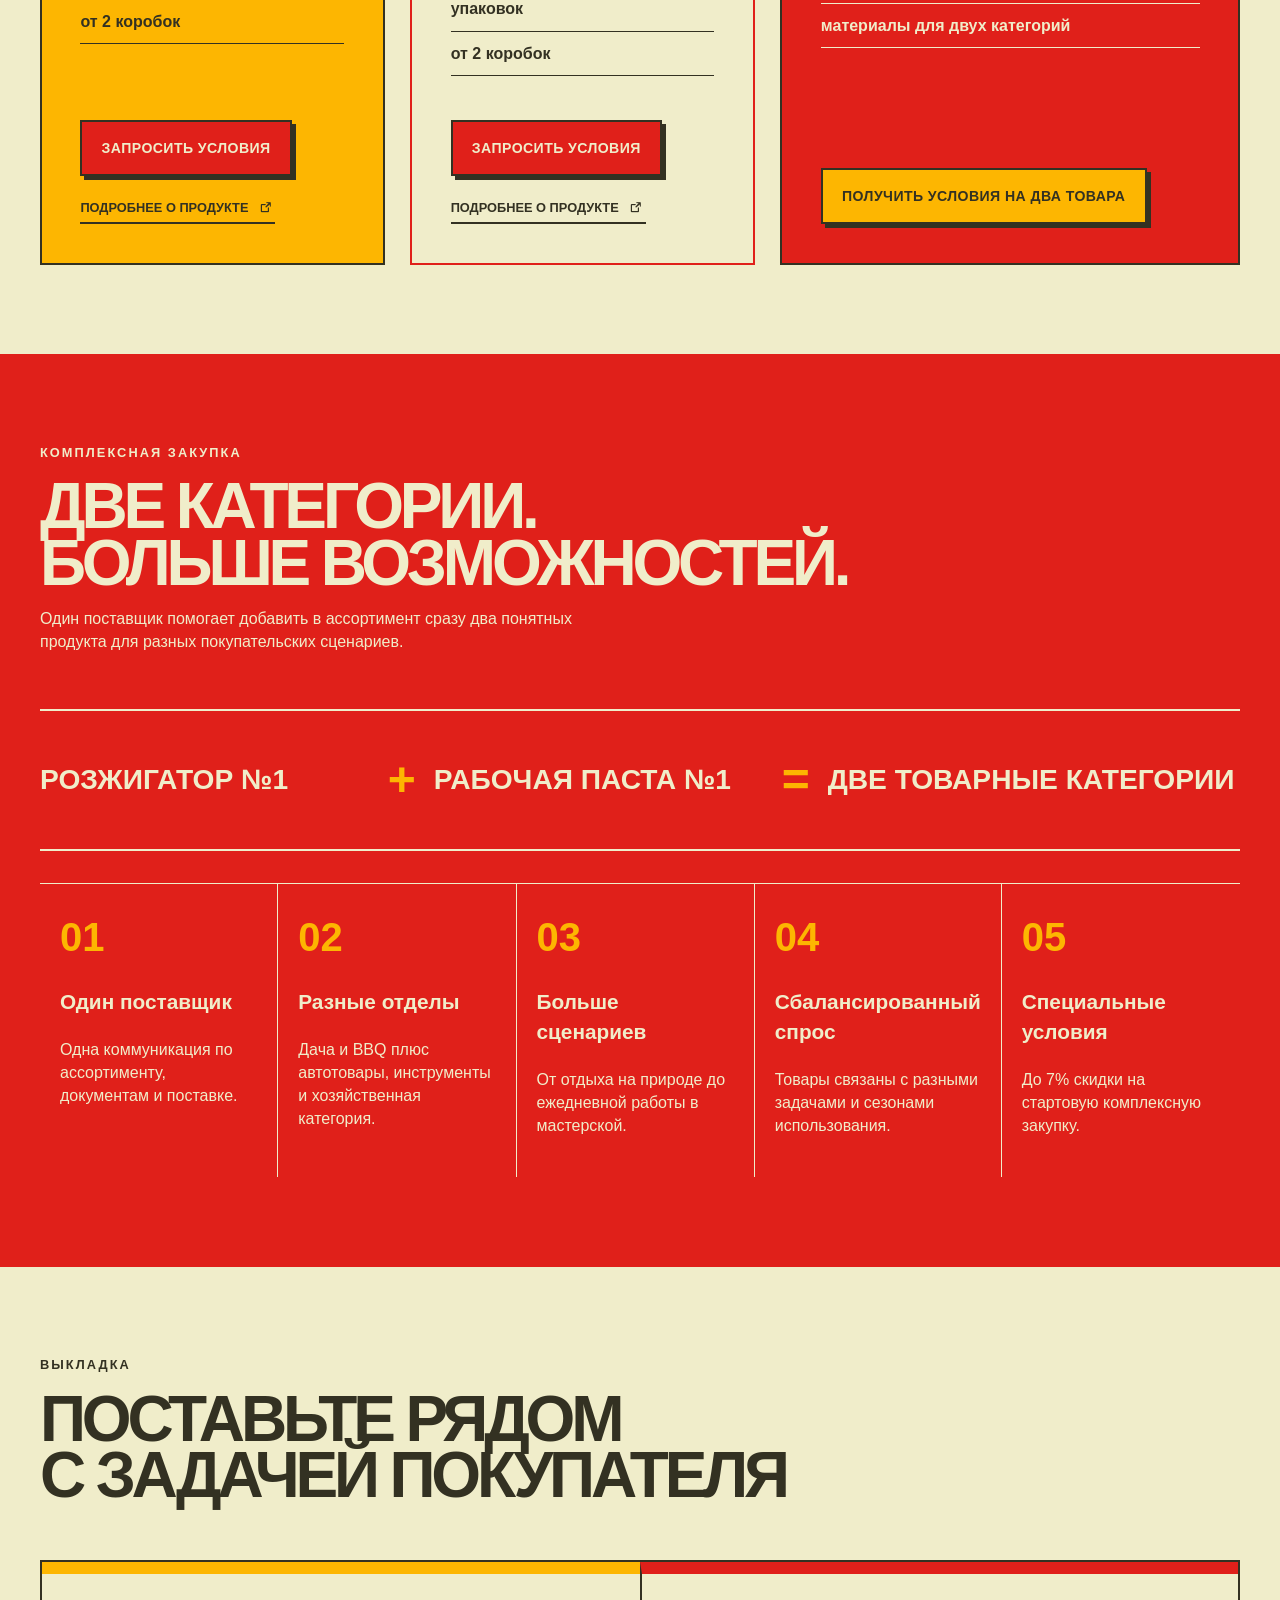
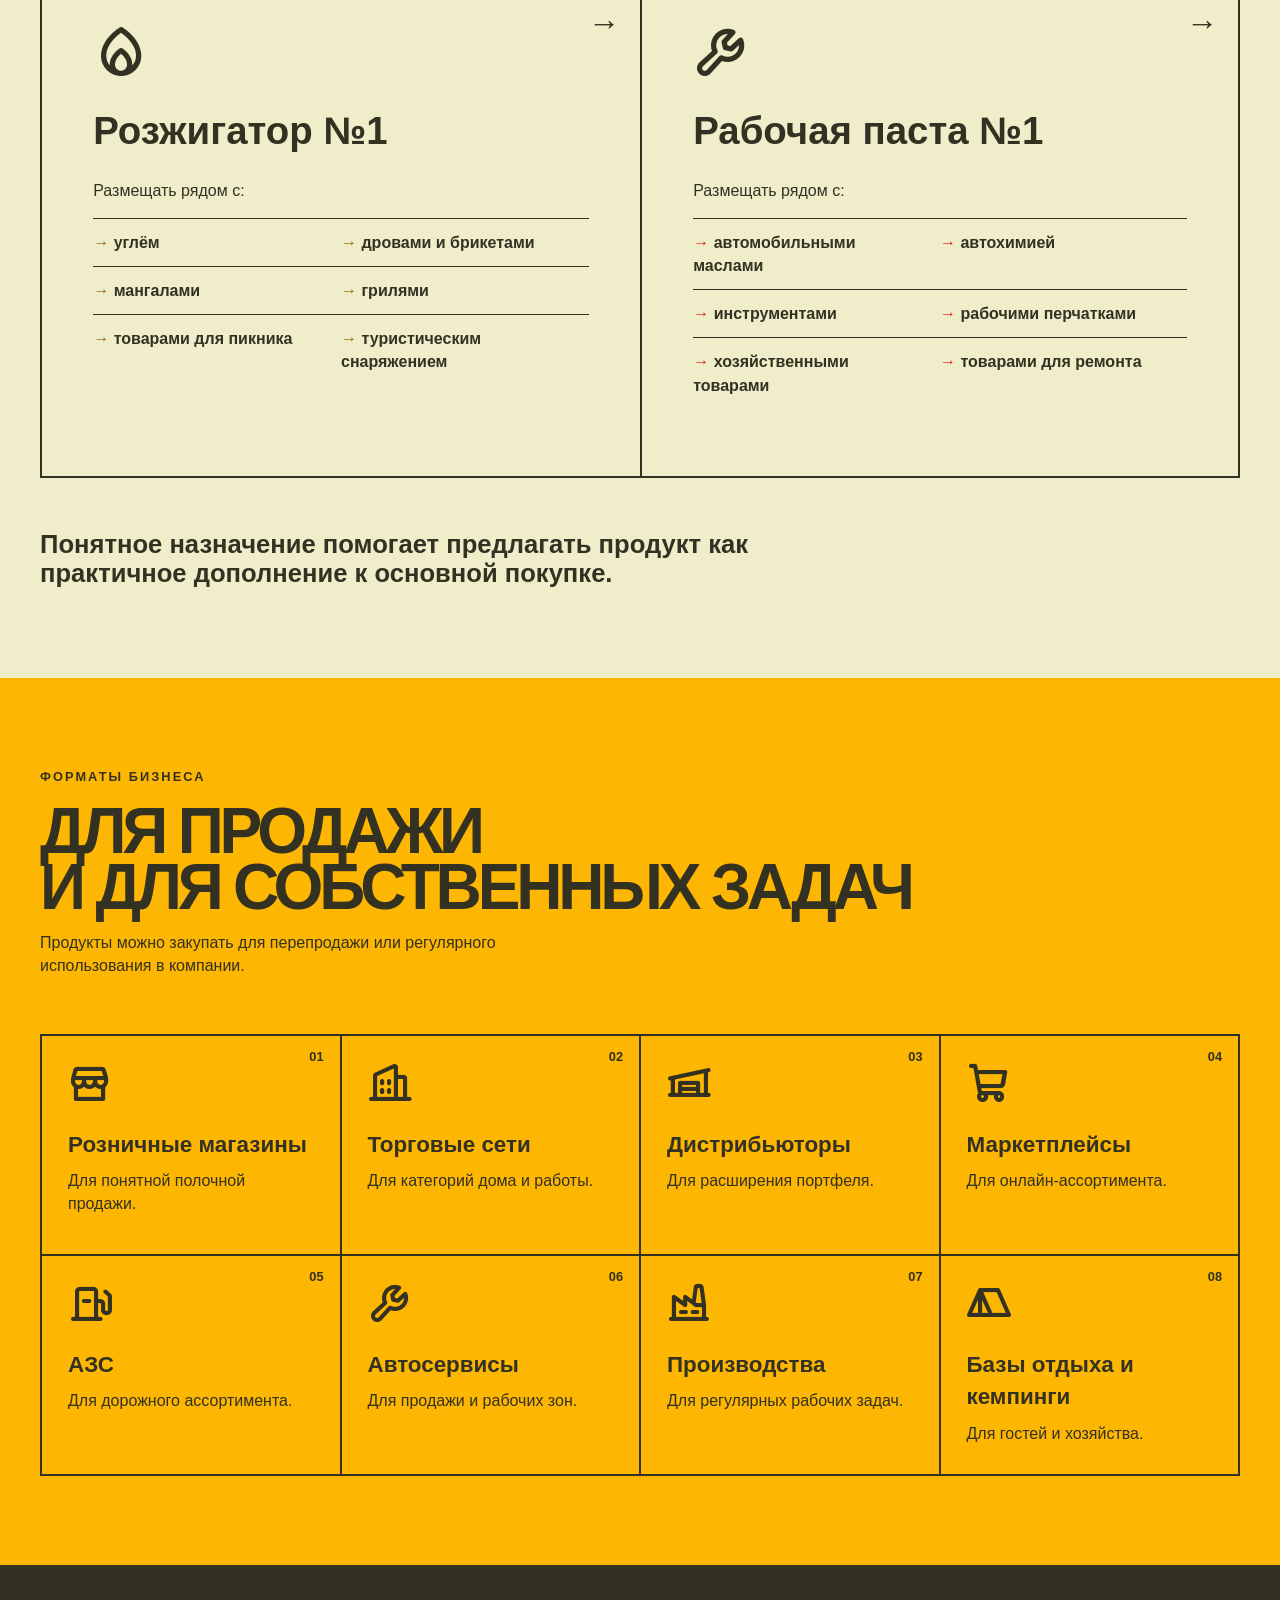
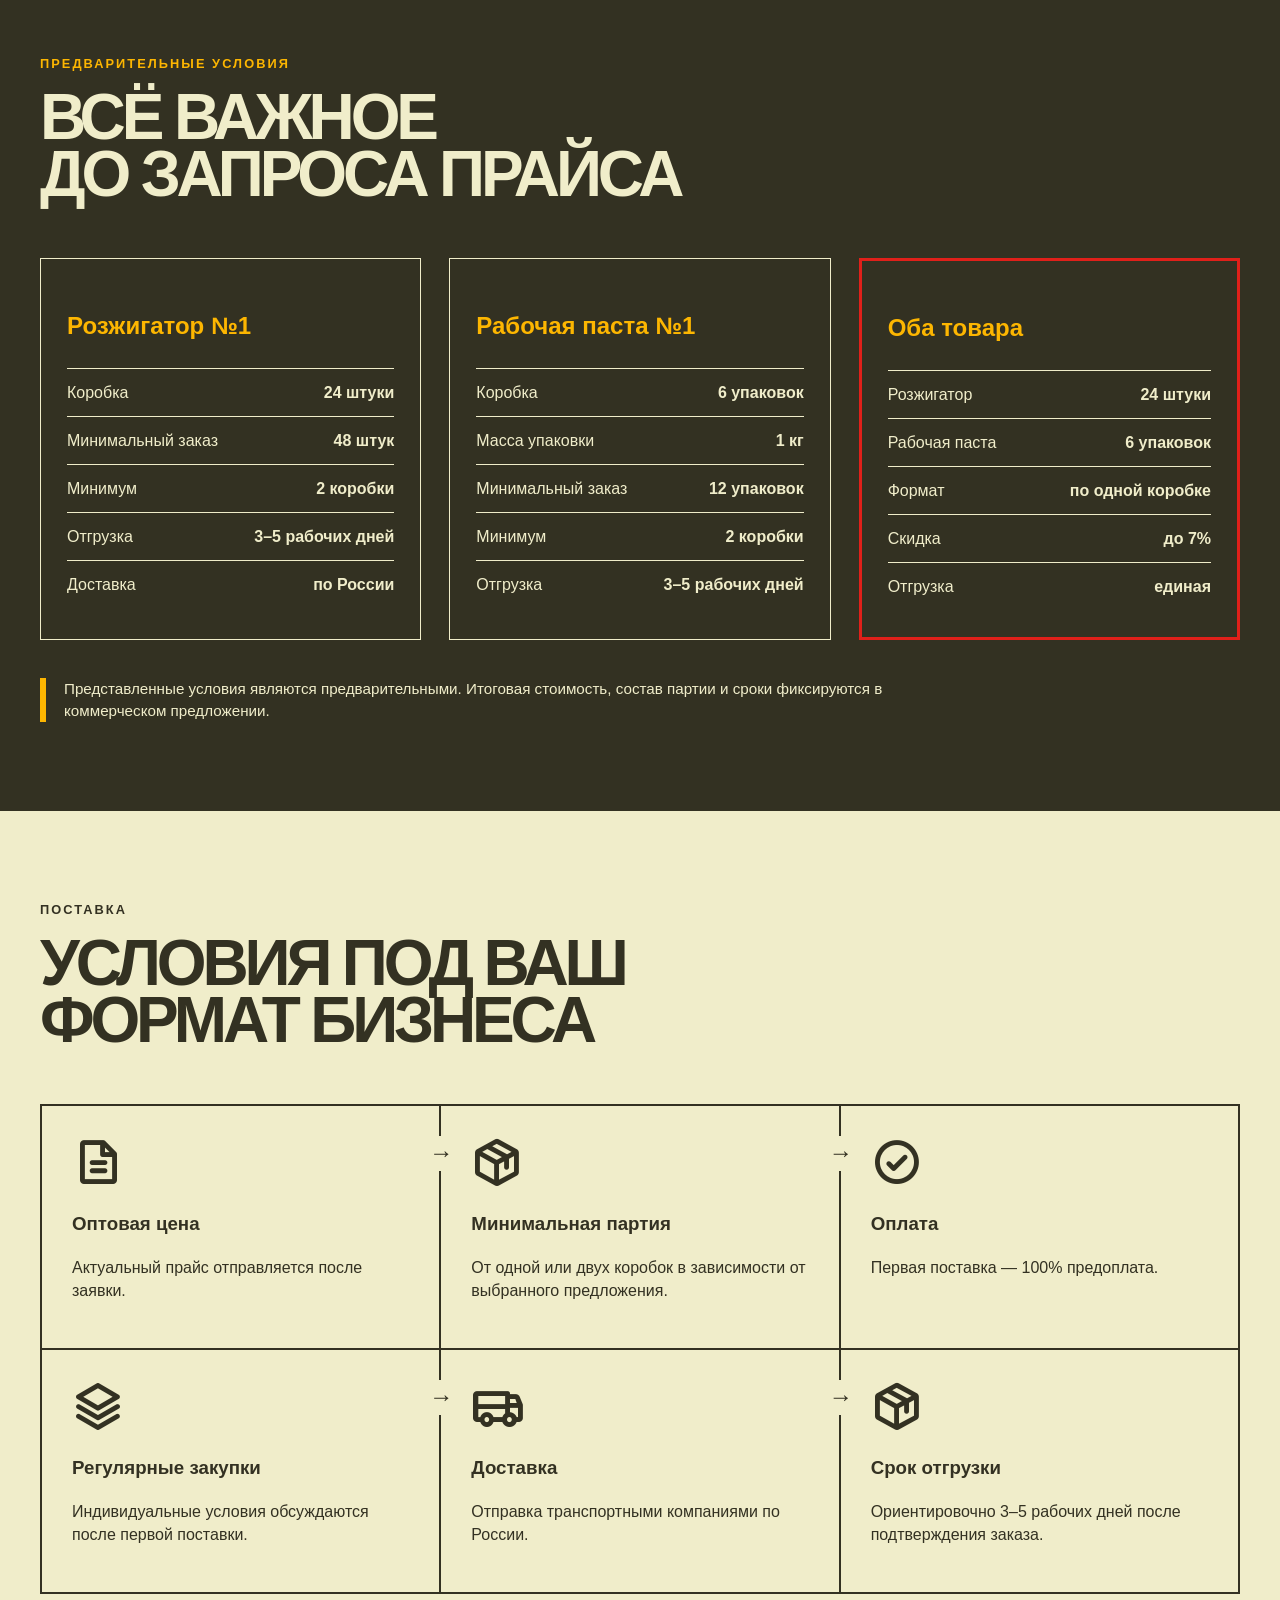
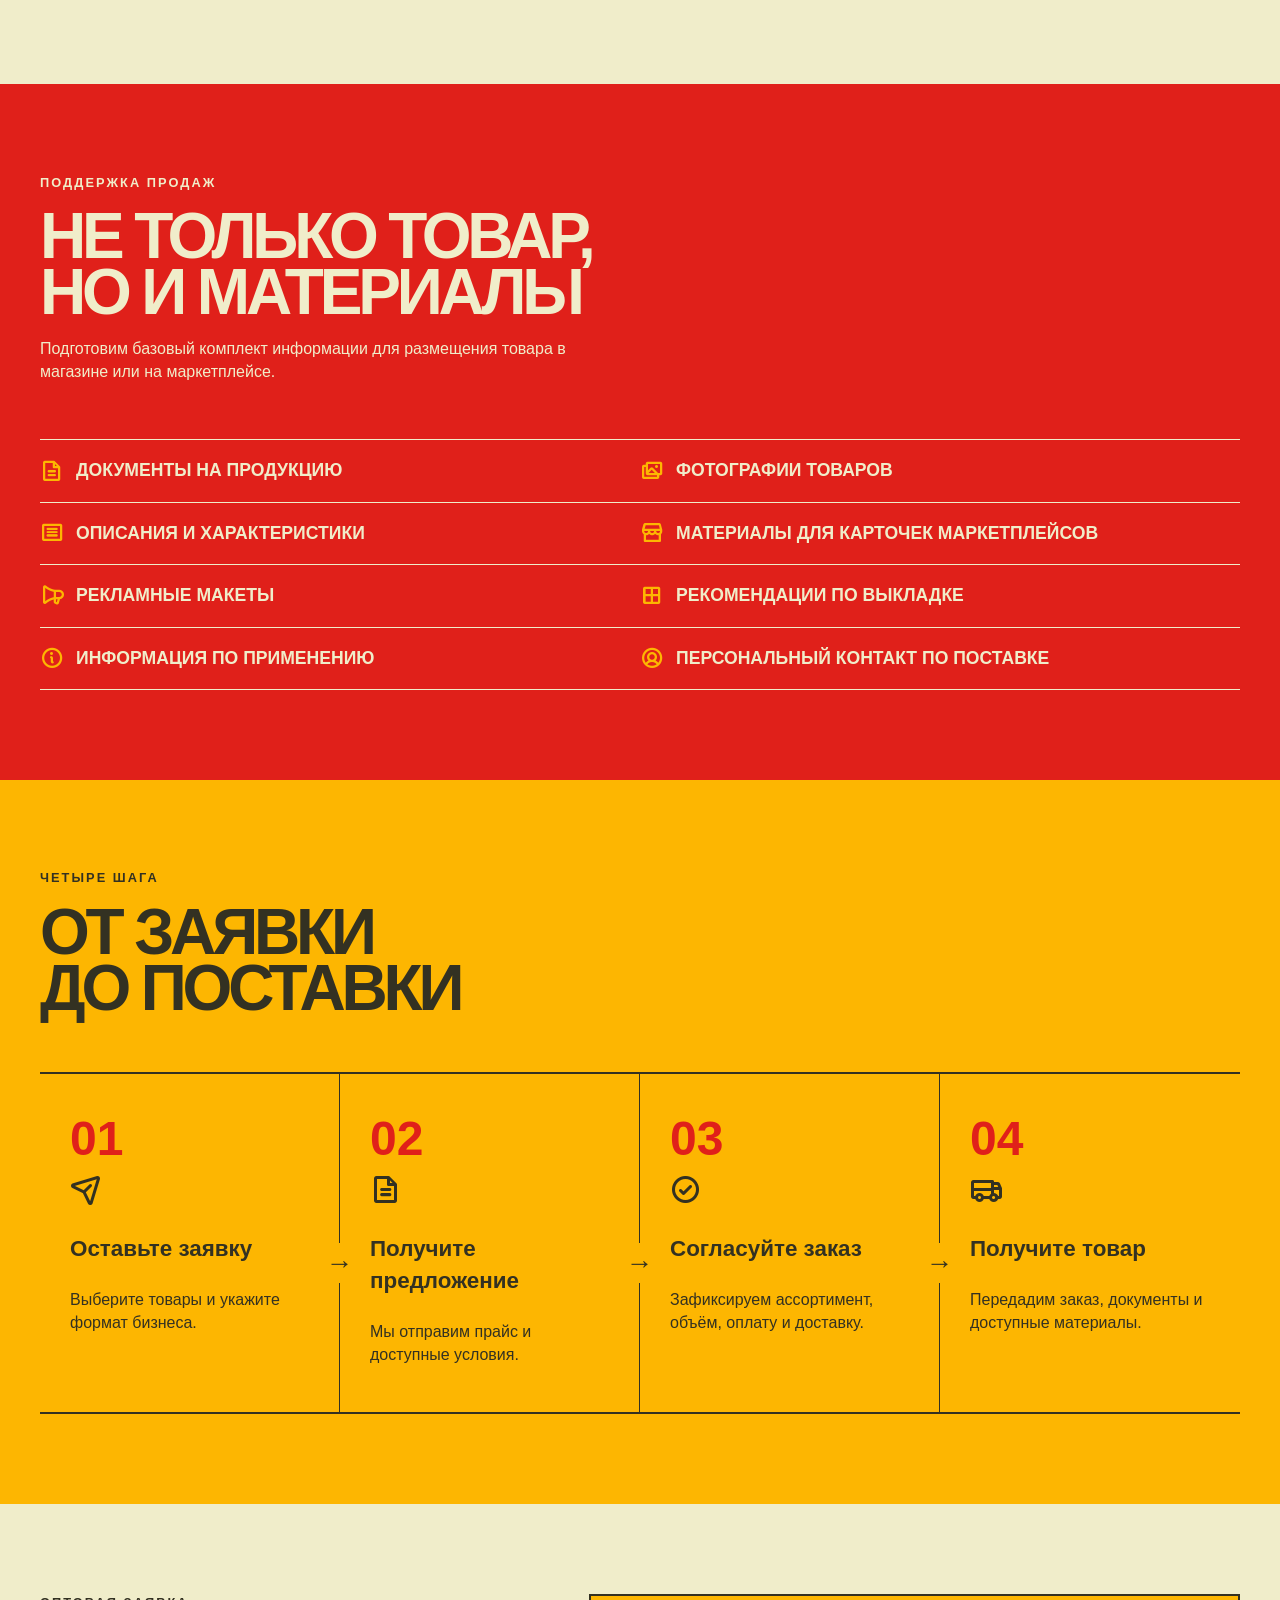
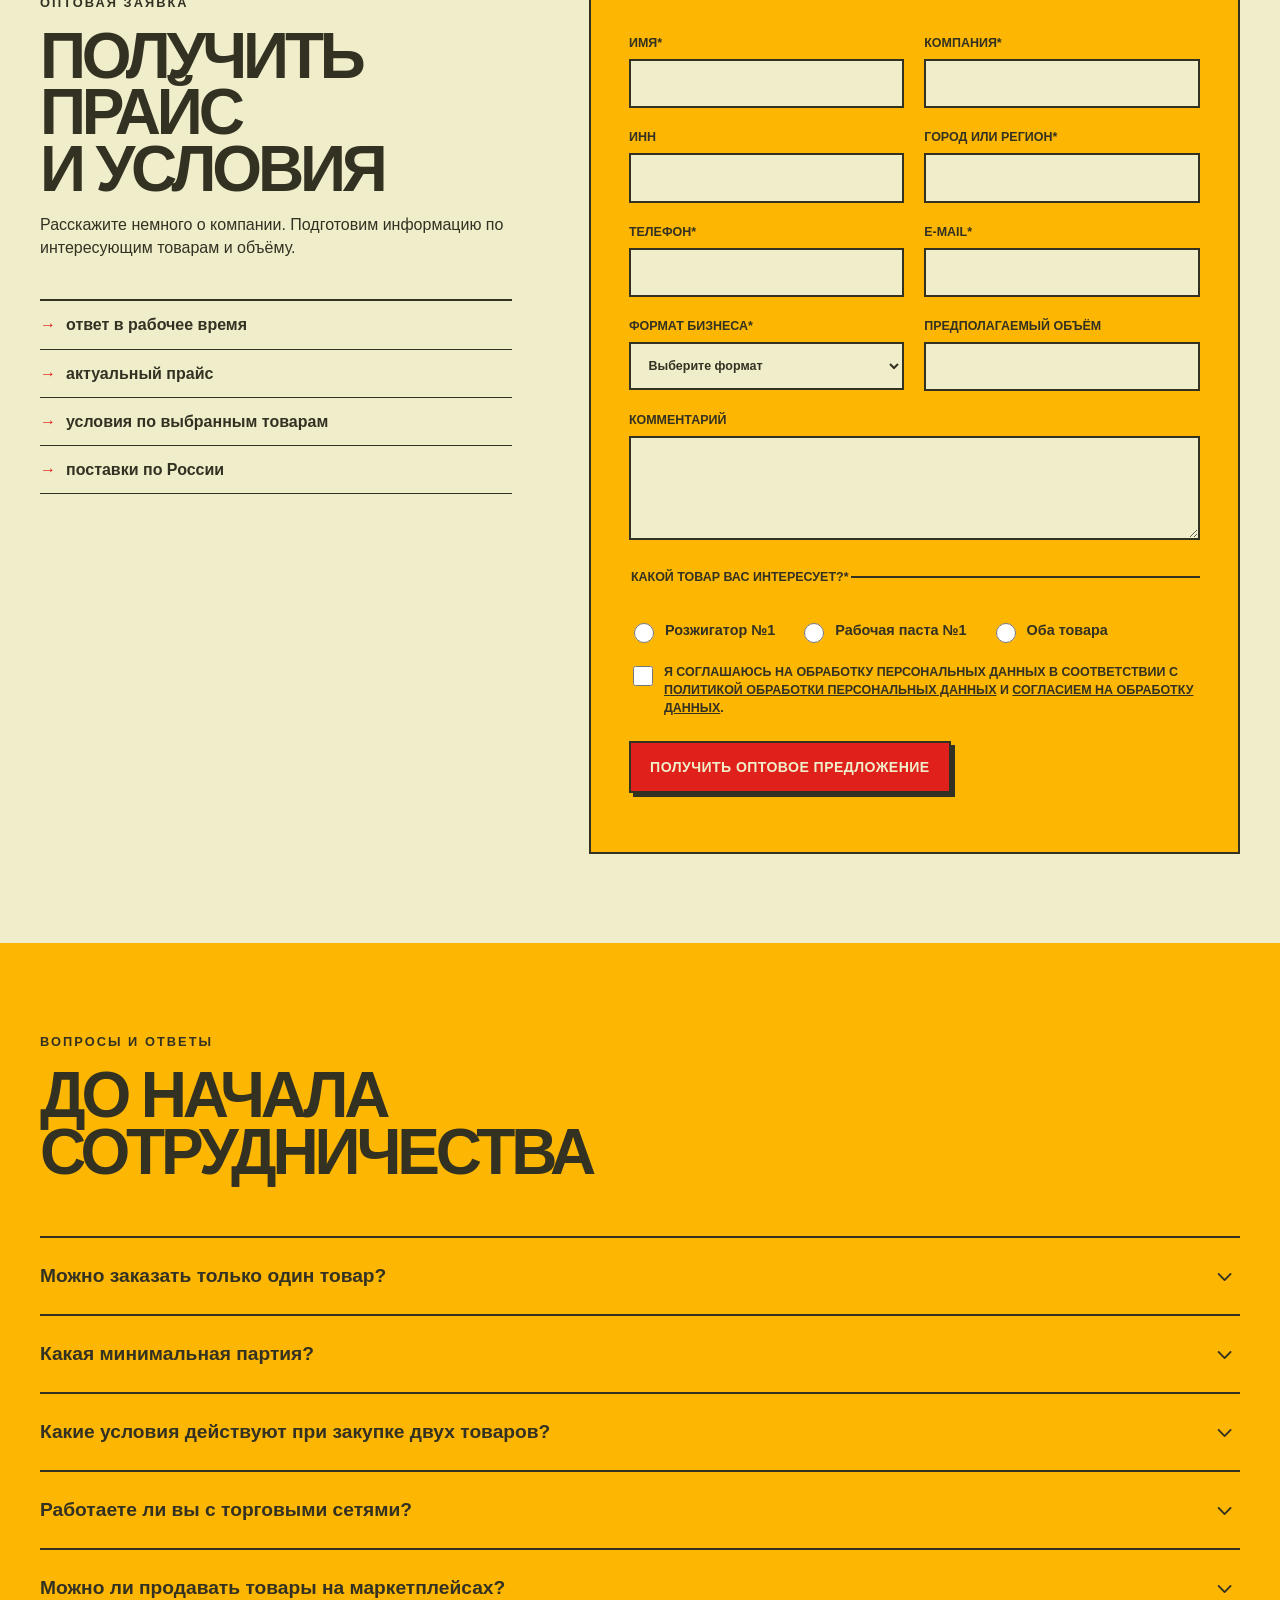
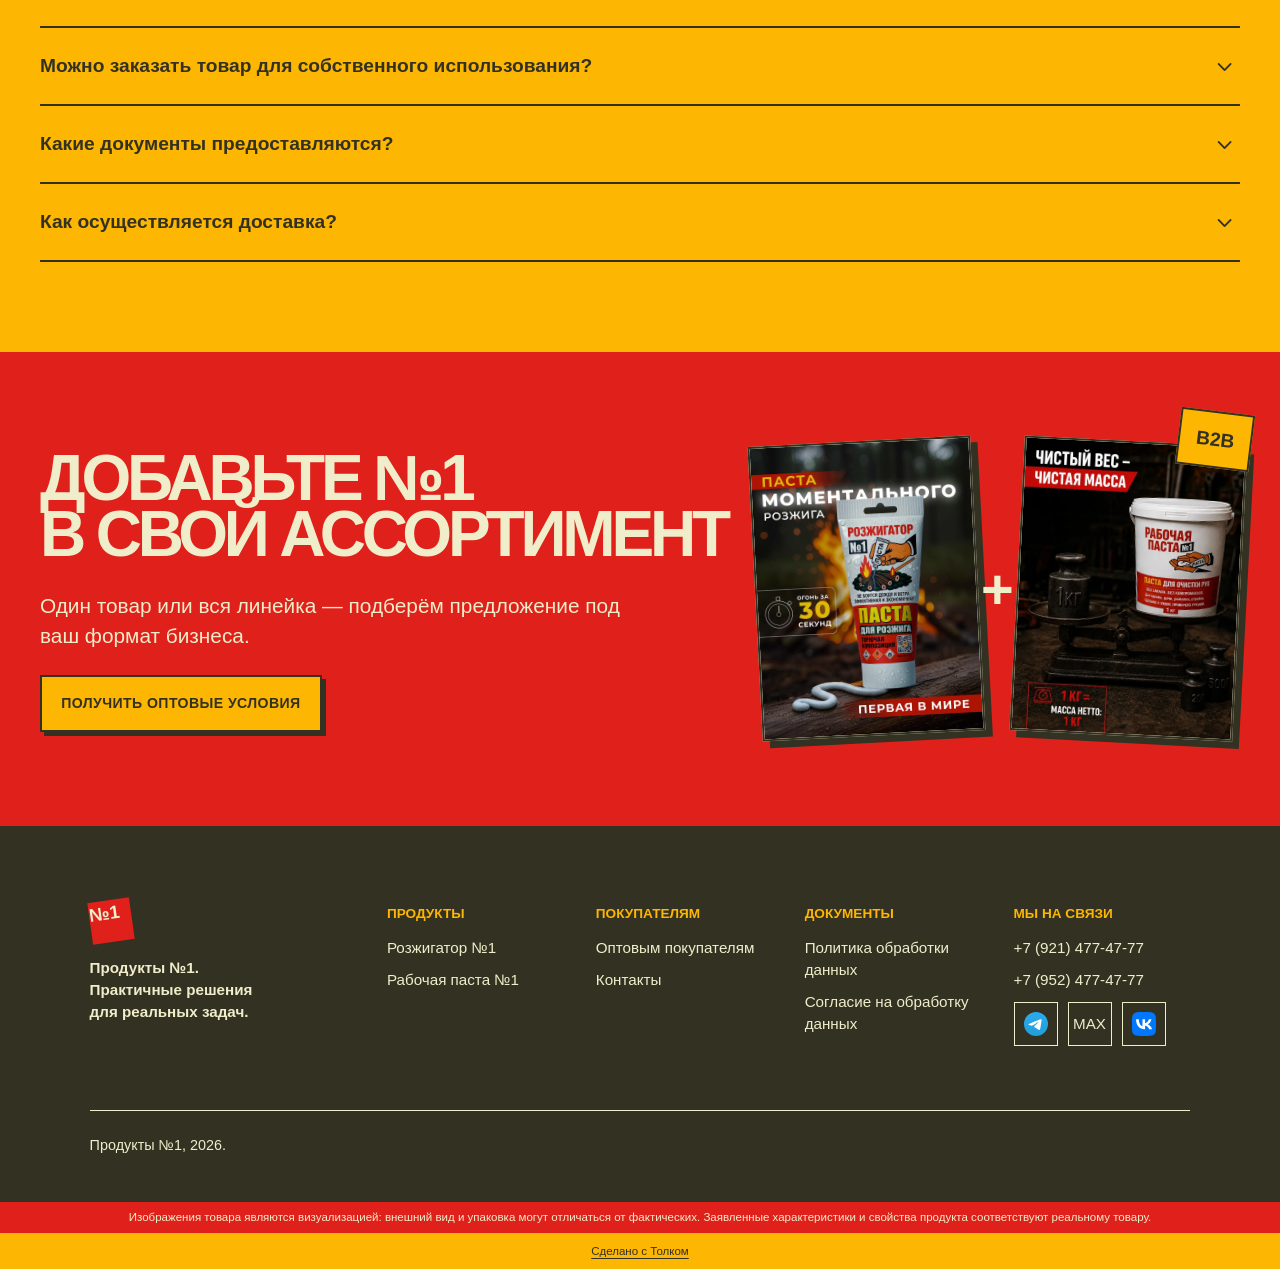
<file: opt/index.html>
<!doctype html>
<html lang="ru">
<head>
  <meta charset="UTF-8">
  <meta name="viewport" content="width=device-width,initial-scale=1"><meta name="robots" content="index,follow"><meta name="theme-color" content="#E0201A">
  <base href="../">
  <title>Розжигатор и паста для очистки рук оптом — поставки по России</title>
  <meta name="description" content="Оптовые поставки «Розжигатора №1» и «Рабочей пасты №1» магазинам, сетям, дистрибьюторам и маркетплейсам. Один товар или вся линейка на специальных условиях.">
  <link rel="canonical" href="https://gevget.github.io/vad/opt/">
  <meta property="og:type" content="website"><meta property="og:site_name" content="Продукты №1"><meta property="og:locale" content="ru_RU"><meta property="og:title" content="Розжигатор и Рабочая паста оптом — поставки по России"><meta property="og:description" content="Оптовые поставки магазинам, торговым сетям, дистрибьюторам и маркетплейсам."><meta property="og:url" content="https://gevget.github.io/vad/opt/"><meta property="og:image" content="https://gevget.github.io/vad/assets/images/social/og-home.svg"><meta property="og:image:width" content="1200"><meta property="og:image:height" content="630"><meta property="og:image:alt" content="Оптовые поставки продуктов №1">
  <meta name="twitter:card" content="summary_large_image"><meta name="twitter:title" content="Розжигатор и паста для очистки рук оптом"><meta name="twitter:description" content="Оптовые поставки магазинам, сетям, дистрибьюторам и маркетплейсам."><meta name="twitter:image" content="https://gevget.github.io/vad/assets/images/social/og-home.svg">
  <link rel="icon" href="favicon.svg" type="image/svg+xml"><link rel="manifest" href="site.webmanifest"><link rel="stylesheet" href="assets/css/styles.css"><link rel="stylesheet" href="assets/icons/phosphor/phosphor-bold.css"><link rel="stylesheet" href="assets/css/wholesale.css"><link rel="stylesheet" href="assets/icons/phosphor/phosphor-bold.css">
  <script type="application/ld+json">{"@context":"https://schema.org","@type":"BreadcrumbList","itemListElement":[{"@type":"ListItem","position":1,"name":"Главная","item":"https://gevget.github.io/vad/"},{"@type":"ListItem","position":2,"name":"Оптовым покупателям","item":"https://gevget.github.io/vad/opt/"}]}</script>
  <script type="application/ld+json">{"@context":"https://schema.org","@type":"CollectionPage","name":"Оптовые поставки продуктов №1","url":"https://gevget.github.io/vad/opt/","description":"Оптовые поставки Розжигатора №1 и Рабочей пасты №1 по России","mainEntity":{"@type":"ItemList","numberOfItems":2,"itemListElement":[{"@type":"ListItem","position":1,"item":{"@type":"Product","name":"Розжигатор №1","url":"https://gevget.github.io/vad/rozzhigator/"}},{"@type":"ListItem","position":2,"item":{"@type":"Product","name":"Рабочая паста №1","url":"https://gevget.github.io/vad/rabochaya-pasta/"}}]}}</script>
  <!-- PLACEHOLDER COMMERCIAL DATA: заменить после подтверждения клиентом -->
  <script type="application/ld+json">{"@context":"https://schema.org","@type":"FAQPage","mainEntity":[{"@type":"Question","name":"Можно заказать только один товар?","acceptedAnswer":{"@type":"Answer","text":"Да. Вы можете заказать «Розжигатор №1», «Рабочую пасту №1» или оба продукта."}},{"@type":"Question","name":"Какая минимальная партия?","acceptedAnswer":{"@type":"Answer","text":"Предварительно: от 48 штук «Розжигатора» или от 12 упаковок «Рабочей пасты». Для комплексного предложения доступна стартовая партия по одной коробке каждого товара."}},{"@type":"Question","name":"Какие условия действуют при закупке двух товаров?","acceptedAnswer":{"@type":"Answer","text":"Для комплексной стартовой партии предусмотрена скидка до 7% и единая отгрузка. Финальные условия указываются в коммерческом предложении."}},{"@type":"Question","name":"Работаете ли вы с торговыми сетями?","acceptedAnswer":{"@type":"Answer","text":"Да. Условия для сетей и регулярных поставок согласуются индивидуально."}},{"@type":"Question","name":"Можно ли продавать товары на маркетплейсах?","acceptedAnswer":{"@type":"Answer","text":"Да, условия и доступные материалы для размещения обсуждаются при согласовании поставки."}},{"@type":"Question","name":"Можно заказать товар для собственного использования?","acceptedAnswer":{"@type":"Answer","text":"Да. Автосервисы, мастерские и производства могут закупать «Рабочую пасту №1» для собственных рабочих зон."}},{"@type":"Question","name":"Какие документы предоставляются?","acceptedAnswer":{"@type":"Answer","text":"Перечень документов отправляется вместе с коммерческим предложением."}},{"@type":"Question","name":"Как осуществляется доставка?","acceptedAnswer":{"@type":"Answer","text":"Заказы отправляются транспортными компаниями по России. Стоимость и срок зависят от региона и объёма."}}]}</script>
<meta name="twitter:image:alt" content="Оптовые поставки продуктов №1"></head>
<body class="page page--opt theme-light-b2b">
<a class="skip-link" href="#main">Перейти к содержимому</a>
<header class="site-header"><a class="brand" href="" aria-label="Продукты №1 — на главную"><span class="brand-mark">№1</span><span>ПРОДУКТЫ<br>ДЛЯ ДЕЛА</span></a><button class="menu-toggle" aria-expanded="false" aria-controls="primary-nav">Меню</button><nav id="primary-nav" class="primary-nav" aria-label="Основная навигация"><div class="nav-products"><button class="products-toggle" aria-expanded="false" aria-controls="products-menu">Продукты <span>+</span></button><div id="products-menu" class="products-menu"><a href="rozzhigator/">Розжигатор №1</a><a href="rabochaya-pasta/">Рабочая паста №1</a></div></div><a href="#about">О компании</a><a href="opt/" aria-current="page">Оптовым покупателям</a><a href="contacts/">Контакты</a><a class="button button-small" href="opt/#wholesale-form">Заказать оптом</a></nav></header>
<main id="main">
  <section class="opt-hero opt-section"><div class="opt-container"><nav class="opt-breadcrumbs" aria-label="Хлебные крошки"><a href="">Главная</a><i class="opt-icon ph-bold ph-arrow-right" aria-hidden="true"></i><span>Оптовым покупателям</span></nav><div class="opt-grid opt-hero__grid"><div class="opt-hero__copy"><p class="opt-heading__eyebrow">ОПТОВЫЕ ПОСТАВКИ ПО РОССИИ</p><h1 class="opt-hero__title">ДВА ПРОДУКТА.<br>ОДИН ПОСТАВЩИК.</h1><p class="opt-hero__lead">Выберите один товар или добавьте в ассортимент всю линейку на специальных комплексных условиях.</p><div class="opt-actions"><a class="button" href="opt/#wholesale-form">Получить оптовый прайс</a><a class="button button-outline" href="opt/#assortment">Выбрать товары</a></div><div class="opt-tags"><span><i class="opt-icon ph-bold ph-storefront" aria-hidden="true"></i>Магазинам</span><span><i class="opt-icon ph-bold ph-buildings" aria-hidden="true"></i>Торговым сетям</span><span><i class="opt-icon ph-bold ph-warehouse" aria-hidden="true"></i>Дистрибьюторам</span><span><i class="opt-icon ph-bold ph-shopping-cart" aria-hidden="true"></i>Маркетплейсам</span><span><i class="opt-icon ph-bold ph-briefcase" aria-hidden="true"></i>Корпоративным покупателям</span></div></div><div class="opt-product-pair" aria-label="Розжигатор №1 и Рабочая паста №1"><figure><img src="assets/images/products/rozzhigator-card.webp" alt="Розжигатор №1"></figure><b aria-hidden="true">+</b><figure><img src="assets/images/products/rabochaya-pasta-card.webp" alt="Рабочая паста №1"></figure><span>B2B</span></div></div></div></section>

  <section id="assortment" class="opt-section opt-assortment"><div class="opt-container"><header class="opt-heading"><p class="opt-heading__eyebrow">ВЫБЕРИТЕ АССОРТИМЕНТ</p><h2 class="opt-heading__title">ОДИН ТОВАР<br>ИЛИ ВСЯ ЛИНЕЙКА</h2><p class="opt-heading__lead">Условия зависят от выбранных товаров, объёма и формата бизнеса.</p></header><div class="offer-grid">
    <article class="offer offer--fire"><p class="offer__mark">ДАЧА · BBQ · ТУРИЗМ</p><h3>Розжигатор №1</h3><p>Паста для розжига дров, угля и брикетов. Для магазинов дачных товаров, BBQ, outdoor, рыбалки и охоты.</p><ul><!-- PLACEHOLDER COMMERCIAL DATA: заменить после подтверждения клиентом --><li>24 штуки в коробке</li><!-- PLACEHOLDER COMMERCIAL DATA: заменить после подтверждения клиентом --><li>минимальный заказ — 48 штук</li><!-- PLACEHOLDER COMMERCIAL DATA: заменить после подтверждения клиентом --><li>от 2 коробок</li></ul><div class="offer__actions"><a class="button" href="opt/#wholesale-form" data-select-product="Розжигатор №1">Запросить условия</a><a class="opt-text-link" href="rozzhigator/">Подробнее о продукте <i class="opt-icon ph-bold ph-arrow-square-out" aria-hidden="true"></i></a></div></article>
    <article class="offer offer--paste"><p class="offer__mark">АВТО · ИНСТРУМЕНТЫ · ПРОИЗВОДСТВО</p><h3>Рабочая паста №1</h3><p>Парфюмированная паста для очистки рук от сложных технических загрязнений. Формат 1 кг.</p><ul><!-- PLACEHOLDER COMMERCIAL DATA: заменить после подтверждения клиентом --><li>6 упаковок в коробке</li><!-- PLACEHOLDER COMMERCIAL DATA: заменить после подтверждения клиентом --><li>минимальный заказ — 12 упаковок</li><!-- PLACEHOLDER COMMERCIAL DATA: заменить после подтверждения клиентом --><li>от 2 коробок</li></ul><div class="offer__actions"><a class="button" href="opt/#wholesale-form" data-select-product="Рабочая паста №1">Запросить условия</a><a class="opt-text-link" href="rabochaya-pasta/">Подробнее о продукте <i class="opt-icon ph-bold ph-arrow-square-out" aria-hidden="true"></i></a></div></article>
    <article class="offer offer--bundle"><span class="offer__badge">ВЫГОДНЕЕ ВМЕСТЕ</span><p class="offer__mark">КОМПЛЕКСНОЕ ПРЕДЛОЖЕНИЕ</p><h3>Вся линейка</h3><p>Два продукта для разных товарных категорий в одной поставке.</p><ul><!-- PLACEHOLDER COMMERCIAL DATA: заменить после подтверждения клиентом --><li>24 «Розжигатора»</li><!-- PLACEHOLDER COMMERCIAL DATA: заменить после подтверждения клиентом --><li>6 упаковок «Рабочей пасты»</li><!-- PLACEHOLDER COMMERCIAL DATA: заменить после подтверждения клиентом --><li>скидка до 7%</li><!-- PLACEHOLDER COMMERCIAL DATA: заменить после подтверждения клиентом --><li>единая отгрузка</li><!-- PLACEHOLDER COMMERCIAL DATA: заменить после подтверждения клиентом --><li>материалы для двух категорий</li></ul><div class="offer__actions"><a class="button button-yellow" href="opt/#wholesale-form" data-select-product="Оба товара">Получить условия на два товара</a></div></article>
  </div></div></section>

  <section class="opt-section opt-bundle"><div class="opt-container"><header class="opt-heading"><p class="opt-heading__eyebrow">КОМПЛЕКСНАЯ ЗАКУПКА</p><h2 class="opt-heading__title">ДВЕ КАТЕГОРИИ.<br>БОЛЬШЕ ВОЗМОЖНОСТЕЙ.</h2><p class="opt-heading__lead">Один поставщик помогает добавить в ассортимент сразу два понятных продукта для разных покупательских сценариев.</p></header><div class="bundle-equation"><strong>РОЗЖИГАТОР №1</strong><b>+</b><strong>РАБОЧАЯ ПАСТА №1</strong><b>=</b><strong>ДВЕ ТОВАРНЫЕ КАТЕГОРИИ</strong></div><div class="argument-grid"><article><b>01</b><h3>Один поставщик</h3><p>Одна коммуникация по ассортименту, документам и поставке.</p></article><article><b>02</b><h3>Разные отделы</h3><p>Дача и BBQ плюс автотовары, инструменты и хозяйственная категория.</p></article><article><b>03</b><h3>Больше сценариев</h3><p>От отдыха на природе до ежедневной работы в мастерской.</p></article><article><b>04</b><h3>Сбалансированный спрос</h3><p>Товары связаны с разными задачами и сезонами использования.</p></article><article><b>05</b><h3>Специальные условия</h3><!-- PLACEHOLDER COMMERCIAL DATA: заменить после подтверждения клиентом --><p>До 7% скидки на стартовую комплексную закупку.</p></article></div></div></section>

  <section class="opt-section opt-placement"><div class="opt-container"><header class="opt-heading"><p class="opt-heading__eyebrow">ВЫКЛАДКА</p><h2 class="opt-heading__title">ПОСТАВЬТЕ РЯДОМ<br>С ЗАДАЧЕЙ ПОКУПАТЕЛЯ</h2></header><div class="placement-grid"><article class="tech-map tech-map--yellow"><i class="opt-icon opt-icon--poster ph-bold ph-flame" aria-hidden="true"></i><h3>Розжигатор №1</h3><p>Размещать рядом с:</p><ul><li>углём</li><li>дровами и брикетами</li><li>мангалами</li><li>грилями</li><li>товарами для пикника</li><li>туристическим снаряжением</li></ul></article><article class="tech-map tech-map--red"><i class="opt-icon opt-icon--poster ph-bold ph-wrench" aria-hidden="true"></i><h3>Рабочая паста №1</h3><p>Размещать рядом с:</p><ul><li>автомобильными маслами</li><li>автохимией</li><li>инструментами</li><li>рабочими перчатками</li><li>хозяйственными товарами</li><li>товарами для ремонта</li></ul></article></div><p class="opt-closing">Понятное назначение помогает предлагать продукт как практичное дополнение к основной покупке.</p></div></section>

  <section class="opt-section opt-business"><div class="opt-container"><header class="opt-heading"><p class="opt-heading__eyebrow">ФОРМАТЫ БИЗНЕСА</p><h2 class="opt-heading__title">ДЛЯ ПРОДАЖИ<br>И ДЛЯ СОБСТВЕННЫХ ЗАДАЧ</h2><p class="opt-heading__lead">Продукты можно закупать для перепродажи или регулярного использования в компании.</p></header><div class="business-grid">
    <article><b>01</b><i class="opt-icon opt-icon--lg ph-bold ph-storefront" aria-hidden="true"></i><h3>Розничные магазины</h3><p>Для понятной полочной продажи.</p></article><article><b>02</b><i class="opt-icon opt-icon--lg ph-bold ph-buildings" aria-hidden="true"></i><h3>Торговые сети</h3><p>Для категорий дома и работы.</p></article><article><b>03</b><i class="opt-icon opt-icon--lg ph-bold ph-warehouse" aria-hidden="true"></i><h3>Дистрибьюторы</h3><p>Для расширения портфеля.</p></article><article><b>04</b><i class="opt-icon opt-icon--lg ph-bold ph-shopping-cart" aria-hidden="true"></i><h3>Маркетплейсы</h3><p>Для онлайн-ассортимента.</p></article><article><b>05</b><i class="opt-icon opt-icon--lg ph-bold ph-gas-pump" aria-hidden="true"></i><h3>АЗС</h3><p>Для дорожного ассортимента.</p></article><article><b>06</b><i class="opt-icon opt-icon--lg ph-bold ph-wrench" aria-hidden="true"></i><h3>Автосервисы</h3><p>Для продажи и рабочих зон.</p></article><article><b>07</b><i class="opt-icon opt-icon--lg ph-bold ph-factory" aria-hidden="true"></i><h3>Производства</h3><p>Для регулярных рабочих задач.</p></article><article><b>08</b><i class="opt-icon opt-icon--lg ph-bold ph-tent" aria-hidden="true"></i><h3>Базы отдыха и кемпинги</h3><p>Для гостей и хозяйства.</p></article>
  </div></div></section>

  <section class="opt-section opt-numbers"><div class="opt-container"><header class="opt-heading"><p class="opt-heading__eyebrow">ПРЕДВАРИТЕЛЬНЫЕ УСЛОВИЯ</p><h2 class="opt-heading__title">ВСЁ ВАЖНОЕ<br>ДО ЗАПРОСА ПРАЙСА</h2></header><div class="number-tables">
    <article><h3>Розжигатор №1</h3><dl><!-- PLACEHOLDER COMMERCIAL DATA: заменить после подтверждения клиентом --><div><dt>Коробка</dt><dd>24 штуки</dd></div><!-- PLACEHOLDER COMMERCIAL DATA: заменить после подтверждения клиентом --><div><dt>Минимальный заказ</dt><dd>48 штук</dd></div><!-- PLACEHOLDER COMMERCIAL DATA: заменить после подтверждения клиентом --><div><dt>Минимум</dt><dd>2 коробки</dd></div><!-- PLACEHOLDER COMMERCIAL DATA: заменить после подтверждения клиентом --><div><dt>Отгрузка</dt><dd>3–5 рабочих дней</dd></div><!-- PLACEHOLDER COMMERCIAL DATA: заменить после подтверждения клиентом --><div><dt>Доставка</dt><dd>по России</dd></div></dl></article>
    <article><h3>Рабочая паста №1</h3><dl><!-- PLACEHOLDER COMMERCIAL DATA: заменить после подтверждения клиентом --><div><dt>Коробка</dt><dd>6 упаковок</dd></div><div><dt>Масса упаковки</dt><dd>1 кг</dd></div><!-- PLACEHOLDER COMMERCIAL DATA: заменить после подтверждения клиентом --><div><dt>Минимальный заказ</dt><dd>12 упаковок</dd></div><!-- PLACEHOLDER COMMERCIAL DATA: заменить после подтверждения клиентом --><div><dt>Минимум</dt><dd>2 коробки</dd></div><!-- PLACEHOLDER COMMERCIAL DATA: заменить после подтверждения клиентом --><div><dt>Отгрузка</dt><dd>3–5 рабочих дней</dd></div></dl></article>
    <article><h3>Оба товара</h3><dl><!-- PLACEHOLDER COMMERCIAL DATA: заменить после подтверждения клиентом --><div><dt>Розжигатор</dt><dd>24 штуки</dd></div><!-- PLACEHOLDER COMMERCIAL DATA: заменить после подтверждения клиентом --><div><dt>Рабочая паста</dt><dd>6 упаковок</dd></div><!-- PLACEHOLDER COMMERCIAL DATA: заменить после подтверждения клиентом --><div><dt>Формат</dt><dd>по одной коробке</dd></div><!-- PLACEHOLDER COMMERCIAL DATA: заменить после подтверждения клиентом --><div><dt>Скидка</dt><dd>до 7%</dd></div><!-- PLACEHOLDER COMMERCIAL DATA: заменить после подтверждения клиентом --><div><dt>Отгрузка</dt><dd>единая</dd></div></dl></article>
  </div><p class="commercial-note">Представленные условия являются предварительными. Итоговая стоимость, состав партии и сроки фиксируются в коммерческом предложении.</p></div></section>

  <section class="opt-section opt-supply"><div class="opt-container"><header class="opt-heading"><p class="opt-heading__eyebrow">ПОСТАВКА</p><h2 class="opt-heading__title">УСЛОВИЯ ПОД ВАШ<br>ФОРМАТ БИЗНЕСА</h2></header><div class="supply-flow"><article><i class="opt-icon ph-bold ph-file-text" aria-hidden="true"></i><h3>Оптовая цена</h3><p>Актуальный прайс отправляется после заявки.</p></article><article><i class="opt-icon ph-bold ph-package" aria-hidden="true"></i><h3>Минимальная партия</h3><!-- PLACEHOLDER COMMERCIAL DATA: заменить после подтверждения клиентом --><p>От одной или двух коробок в зависимости от выбранного предложения.</p></article><article><i class="opt-icon ph-bold ph-check-circle" aria-hidden="true"></i><h3>Оплата</h3><!-- PLACEHOLDER COMMERCIAL DATA: заменить после подтверждения клиентом --><p>Первая поставка — 100% предоплата.</p></article><article><i class="opt-icon ph-bold ph-stack" aria-hidden="true"></i><h3>Регулярные закупки</h3><!-- PLACEHOLDER COMMERCIAL DATA: заменить после подтверждения клиентом --><p>Индивидуальные условия обсуждаются после первой поставки.</p></article><article><i class="opt-icon ph-bold ph-truck" aria-hidden="true"></i><h3>Доставка</h3><!-- PLACEHOLDER COMMERCIAL DATA: заменить после подтверждения клиентом --><p>Отправка транспортными компаниями по России.</p></article><article><i class="opt-icon ph-bold ph-package" aria-hidden="true"></i><h3>Срок отгрузки</h3><!-- PLACEHOLDER COMMERCIAL DATA: заменить после подтверждения клиентом --><p>Ориентировочно 3–5 рабочих дней после подтверждения заказа.</p></article></div></div></section>

  <section class="opt-section opt-support"><div class="opt-container"><header class="opt-heading"><p class="opt-heading__eyebrow">ПОДДЕРЖКА ПРОДАЖ</p><h2 class="opt-heading__title">НЕ ТОЛЬКО ТОВАР,<br>НО И МАТЕРИАЛЫ</h2><p class="opt-heading__lead">Подготовим базовый комплект информации для размещения товара в магазине или на маркетплейсе.</p></header><!-- PLACEHOLDER SERVICE LIST: подтвердить состав материалов у клиента --><ul class="support-list"><li><i class="opt-icon ph-bold ph-file-text" aria-hidden="true"></i>документы на продукцию</li><li><i class="opt-icon ph-bold ph-images" aria-hidden="true"></i>фотографии товаров</li><li><i class="opt-icon ph-bold ph-article" aria-hidden="true"></i>описания и характеристики</li><li><i class="opt-icon ph-bold ph-storefront" aria-hidden="true"></i>материалы для карточек маркетплейсов</li><li><i class="opt-icon ph-bold ph-megaphone" aria-hidden="true"></i>рекламные макеты</li><li><i class="opt-icon ph-bold ph-grid-four" aria-hidden="true"></i>рекомендации по выкладке</li><li><i class="opt-icon ph-bold ph-info" aria-hidden="true"></i>информация по применению</li><li><i class="opt-icon ph-bold ph-user-circle" aria-hidden="true"></i>персональный контакт по поставке</li></ul></div></section>

  <section class="opt-section opt-steps"><div class="opt-container"><header class="opt-heading"><p class="opt-heading__eyebrow">ЧЕТЫРЕ ШАГА</p><h2 class="opt-heading__title">ОТ ЗАЯВКИ<br>ДО ПОСТАВКИ</h2></header><ol class="steps-line"><li><b>01</b><i class="opt-icon opt-icon--lg ph-bold ph-paper-plane-tilt" aria-hidden="true"></i><h3>Оставьте заявку</h3><p>Выберите товары и укажите формат бизнеса.</p></li><li><b>02</b><i class="opt-icon opt-icon--lg ph-bold ph-file-text" aria-hidden="true"></i><h3>Получите предложение</h3><p>Мы отправим прайс и доступные условия.</p></li><li><b>03</b><i class="opt-icon opt-icon--lg ph-bold ph-check-circle" aria-hidden="true"></i><h3>Согласуйте заказ</h3><p>Зафиксируем ассортимент, объём, оплату и доставку.</p></li><li><b>04</b><i class="opt-icon opt-icon--lg ph-bold ph-truck" aria-hidden="true"></i><h3>Получите товар</h3><p>Передадим заказ, документы и доступные материалы.</p></li></ol></div></section>

  <section id="wholesale-form" class="opt-section opt-form-section"><div class="opt-container"><div class="opt-form-layout"><div><header class="opt-heading"><p class="opt-heading__eyebrow">ОПТОВАЯ ЗАЯВКА</p><h2 class="opt-heading__title">ПОЛУЧИТЬ ПРАЙС<br>И УСЛОВИЯ</h2><p class="opt-heading__lead">Расскажите немного о компании. Подготовим информацию по интересующим товарам и объёму.</p></header><ul class="form-benefits"><li>ответ в рабочее время</li><li>актуальный прайс</li><li>условия по выбранным товарам</li><li>поставки по России</li></ul></div>
  <form class="wholesale-form" novalidate><div class="form-grid"><label>Имя*<input name="name" autocomplete="name" required></label><label>Компания*<input name="company" autocomplete="organization" required></label><label>ИНН<input name="inn" inputmode="numeric"></label><label>Город или регион*<input name="region" autocomplete="address-level1" required></label><label>Телефон*<input name="phone" type="tel" autocomplete="tel" required></label><label>E-mail*<input name="email" type="email" autocomplete="email" required></label><label>Формат бизнеса*<select name="business" required><option value="">Выберите формат</option><option>Розничный магазин</option><option>Торговая сеть</option><option>Дистрибьютор</option><option>Маркетплейс</option><option>Автосервис</option><option>Производство</option><option>Другое</option></select></label><label>Предполагаемый объём<input name="volume"></label><label class="form-wide">Комментарий<textarea name="comment" rows="4"></textarea></label></div><fieldset><legend>Какой товар вас интересует?*</legend><div class="radio-row"><label><input type="radio" name="product" value="Розжигатор №1" required> Розжигатор №1</label><label><input type="radio" name="product" value="Рабочая паста №1"> Рабочая паста №1</label><label><input type="radio" name="product" value="Оба товара"> Оба товара</label></div></fieldset><label class="consent"><input type="checkbox" name="consent" required> <span>Я соглашаюсь на обработку персональных данных в соответствии с <a href="privacy/">политикой обработки персональных данных</a> и <a href="consent/">согласием на обработку данных</a>.</span></label><div class="hp-field" aria-hidden="true"><label>Не заполняйте это поле<input name="website" tabindex="-1" autocomplete="off"></label></div><button class="button" type="submit">Получить оптовое предложение</button><div class="form-status" tabindex="-1" role="status" aria-live="polite"></div></form></div></div></section>

  <section class="opt-section opt-faq"><div class="opt-container"><header class="opt-heading"><p class="opt-heading__eyebrow">ВОПРОСЫ И ОТВЕТЫ</p><h2 class="opt-heading__title">ДО НАЧАЛА<br>СОТРУДНИЧЕСТВА</h2></header><div class="faq-list">
    <div><h3><button aria-expanded="false" aria-controls="faq-a1" id="faq-q1">Можно заказать только один товар?<i class="opt-icon ph-bold ph-caret-down" aria-hidden="true"></i></button></h3><div id="faq-a1" role="region" aria-labelledby="faq-q1" hidden><p>Да. Вы можете заказать «Розжигатор №1», «Рабочую пасту №1» или оба продукта.</p></div></div>
    <div><h3><button aria-expanded="false" aria-controls="faq-a2" id="faq-q2">Какая минимальная партия?<i class="opt-icon ph-bold ph-caret-down" aria-hidden="true"></i></button></h3><div id="faq-a2" role="region" aria-labelledby="faq-q2" hidden><!-- PLACEHOLDER COMMERCIAL DATA: заменить после подтверждения клиентом --><p>Предварительно: от 48 штук «Розжигатора» или от 12 упаковок «Рабочей пасты». Для комплексного предложения доступна стартовая партия по одной коробке каждого товара.</p></div></div>
    <div><h3><button aria-expanded="false" aria-controls="faq-a3" id="faq-q3">Какие условия действуют при закупке двух товаров?<i class="opt-icon ph-bold ph-caret-down" aria-hidden="true"></i></button></h3><div id="faq-a3" role="region" aria-labelledby="faq-q3" hidden><!-- PLACEHOLDER COMMERCIAL DATA: заменить после подтверждения клиентом --><p>Для комплексной стартовой партии предусмотрена скидка до 7% и единая отгрузка. Финальные условия указываются в коммерческом предложении.</p></div></div>
    <div><h3><button aria-expanded="false" aria-controls="faq-a4" id="faq-q4">Работаете ли вы с торговыми сетями?<i class="opt-icon ph-bold ph-caret-down" aria-hidden="true"></i></button></h3><div id="faq-a4" role="region" aria-labelledby="faq-q4" hidden><p>Да. Условия для сетей и регулярных поставок согласуются индивидуально.</p></div></div>
    <div><h3><button aria-expanded="false" aria-controls="faq-a5" id="faq-q5">Можно ли продавать товары на маркетплейсах?<i class="opt-icon ph-bold ph-caret-down" aria-hidden="true"></i></button></h3><div id="faq-a5" role="region" aria-labelledby="faq-q5" hidden><p>Да, условия и доступные материалы для размещения обсуждаются при согласовании поставки.</p></div></div>
    <div><h3><button aria-expanded="false" aria-controls="faq-a6" id="faq-q6">Можно заказать товар для собственного использования?<i class="opt-icon ph-bold ph-caret-down" aria-hidden="true"></i></button></h3><div id="faq-a6" role="region" aria-labelledby="faq-q6" hidden><p>Да. Автосервисы, мастерские и производства могут закупать «Рабочую пасту №1» для собственных рабочих зон.</p></div></div>
    <div><h3><button aria-expanded="false" aria-controls="faq-a7" id="faq-q7">Какие документы предоставляются?<i class="opt-icon ph-bold ph-caret-down" aria-hidden="true"></i></button></h3><div id="faq-a7" role="region" aria-labelledby="faq-q7" hidden><p>Перечень документов отправляется вместе с коммерческим предложением.</p></div></div>
    <div><h3><button aria-expanded="false" aria-controls="faq-a8" id="faq-q8">Как осуществляется доставка?<i class="opt-icon ph-bold ph-caret-down" aria-hidden="true"></i></button></h3><div id="faq-a8" role="region" aria-labelledby="faq-q8" hidden><!-- PLACEHOLDER COMMERCIAL DATA: заменить после подтверждения клиентом --><p>Заказы отправляются транспортными компаниями по России. Стоимость и срок зависят от региона и объёма.</p></div></div>
  </div></div></section>

  <section class="opt-section opt-final"><div class="opt-container"><div class="opt-grid"><div class="opt-final__copy"><h2 class="opt-heading__title">ДОБАВЬТЕ №1<br>В СВОЙ АССОРТИМЕНТ</h2><p>Один товар или вся линейка — подберём предложение под ваш формат бизнеса.</p><a class="button button-yellow" href="opt/#wholesale-form">Получить оптовые условия</a></div><div class="opt-product-pair" aria-label="Два продукта для оптовой поставки"><figure><img src="assets/images/products/rozzhigator-card.webp" alt="Розжигатор №1"></figure><b aria-hidden="true">+</b><figure><img src="assets/images/products/rabochaya-pasta-card.webp" alt="Рабочая паста №1"></figure><span>B2B</span></div></div></div></section>
</main>
<footer class="site-footer"><div class="footer-brand"><span class="brand-mark">№1</span><p>Продукты №1.<br>Практичные решения<br>для реальных задач.</p></div><div><h3>Продукты</h3><a href="rozzhigator/">Розжигатор №1</a><a href="rabochaya-pasta/">Рабочая паста №1</a></div><div><h3>Покупателям</h3><a href="opt/">Оптовым покупателям</a><a href="contacts/">Контакты</a></div><div><h3>Документы</h3><a href="privacy/">Политика обработки данных</a><a href="consent/">Согласие на обработку данных</a></div><div><h3>Мы на связи</h3><a class="footer-phone" href="tel:+79214774777">+7 (921) 477-47-77</a><a class="footer-phone" href="tel:+79524774777">+7 (952) 477-47-77</a><div class="footer-socials"><!-- PLACEHOLDER: заменить на подтверждённые контактные данные --><a class="footer-social-link" href="https://t.me/Rabochayapastadlyaruknomer1" target="_blank" rel="noopener noreferrer" aria-label="Telegram — канал Рабочая паста №1"><img src="assets/icons/brands/telegram.svg" alt="" width="24" height="24"></a><a class="footer-social-link" href="https://max.ru/join/h308RtB3o9O3E5S8RD9xw1-KrrHeEQucvA1G_etLBjs" target="_blank" rel="noopener noreferrer" aria-label="Открыть MAX">MAX</a><!-- PLACEHOLDER: заменить на подтверждённые контактные данные --><a class="footer-social-link" href="https://vk.ru/club241796060" target="_blank" rel="noopener noreferrer" aria-label="ВКонтакте — сообщество 241796060"><img src="assets/icons/brands/vk.svg" alt="" width="24" height="24"></a></div></div><p class="copyright">Продукты №1, 2026.</p></footer><div class="footer-disclaimer" role="note">Изображения товара являются визуализацией: внешний вид и упаковка могут отличаться от фактических. Заявленные характеристики и свойства продукта соответствуют реальному товару.</div><div class="footer-credit"><a href="https://tolk-usite.com/" target="_blank" rel="noopener noreferrer">Сделано с Толком</a></div>
<script src="assets/js/main.js" defer></script><script src="assets/js/wholesale-form.js" defer></script>
</body></html>
</file>
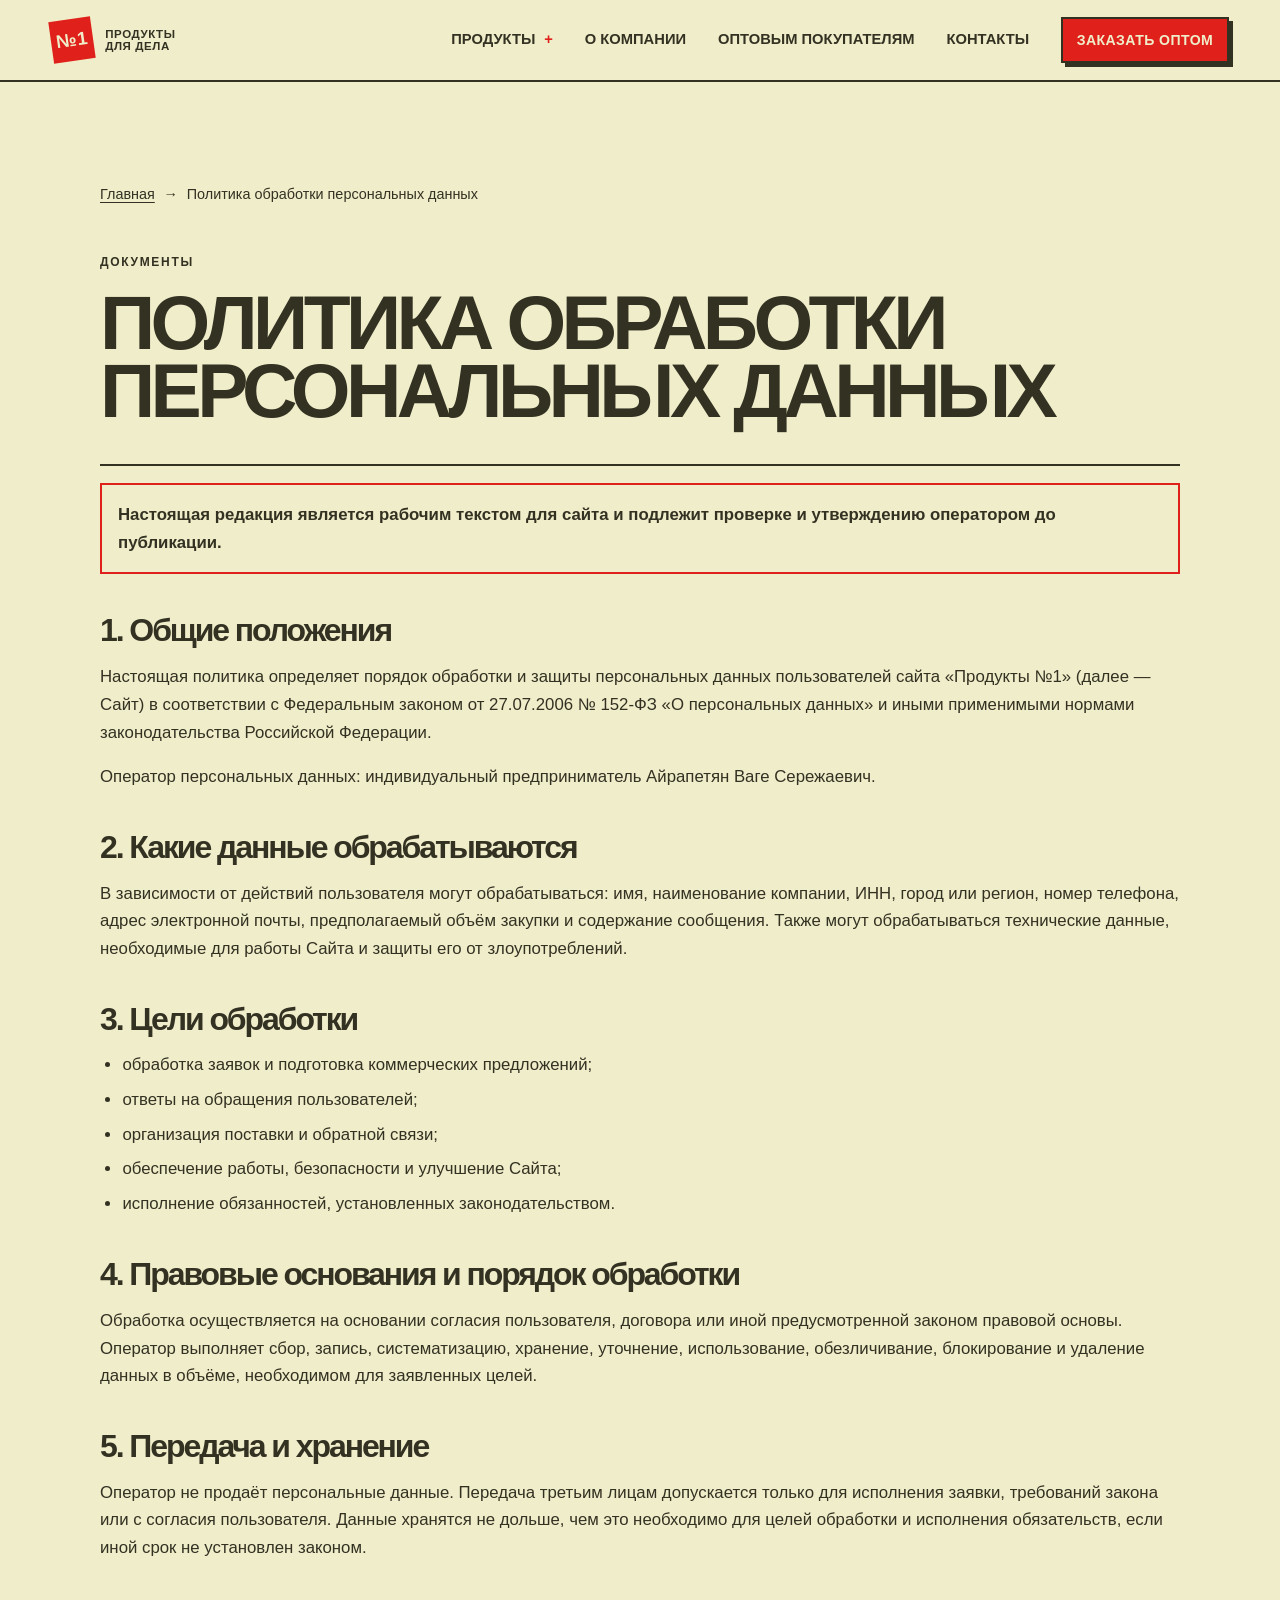
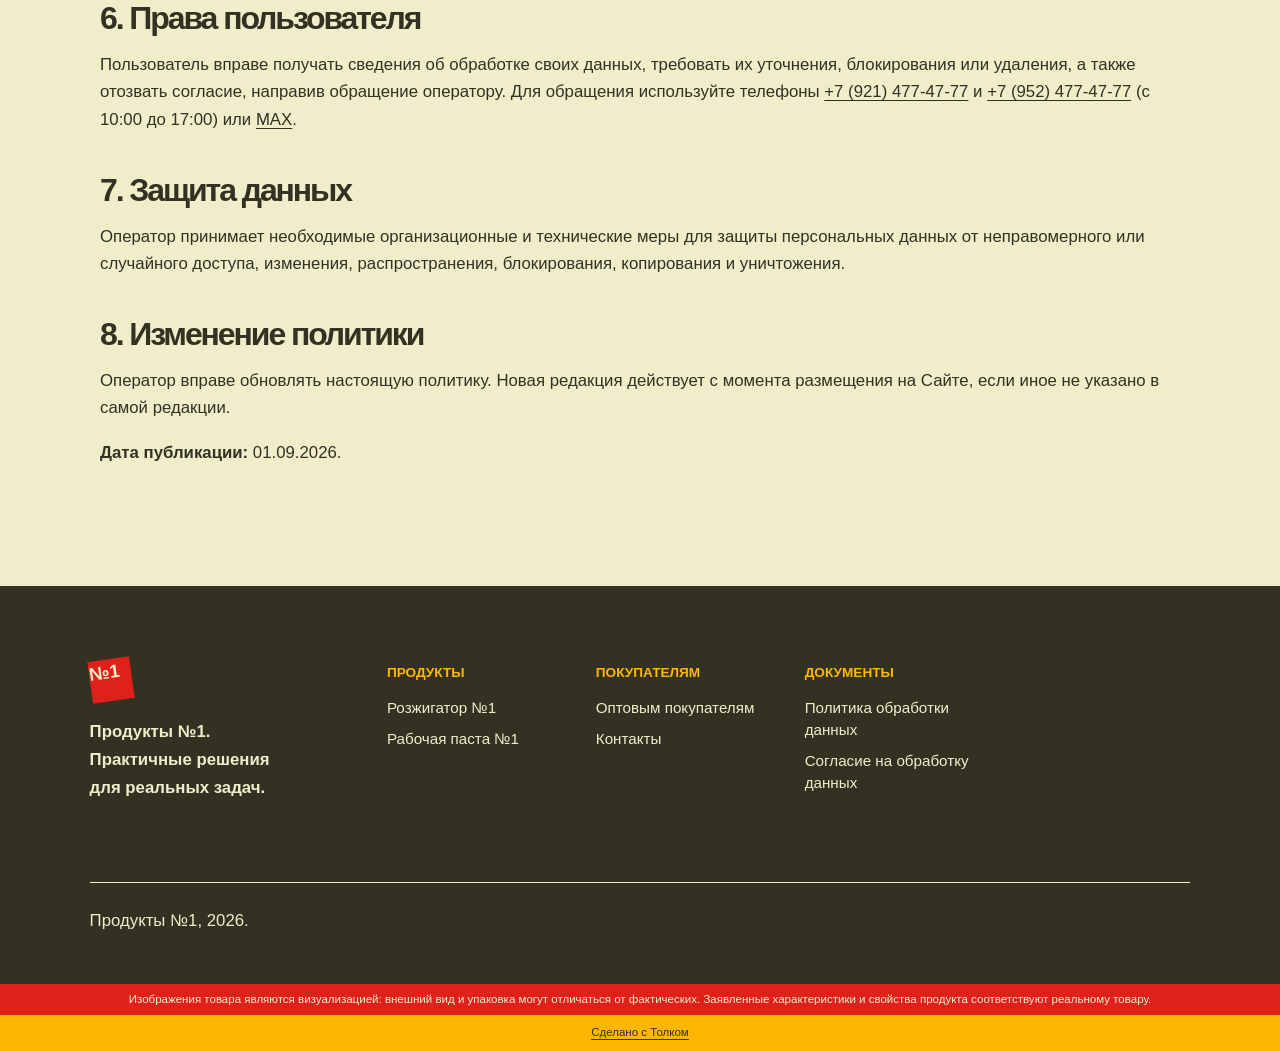
<file: privacy/index.html>
<!doctype html><html lang="ru"><head><meta charset="utf-8"><meta name="viewport" content="width=device-width, initial-scale=1"><meta name="robots" content="noindex,follow"><base href="../"><title>Политика обработки персональных данных — Продукты №1</title><meta property="og:type" content="website"><meta property="og:site_name" content="Продукты №1"><meta property="og:locale" content="ru_RU"><meta property="og:title" content="Политика обработки персональных данных — Продукты №1"><meta property="og:description" content="Политика обработки персональных данных сайта «Продукты №1»."><meta property="og:url" content="https://gevget.github.io/vad/"><meta property="og:image" content="https://gevget.github.io/vad/assets/images/social/og-home.svg"><meta property="og:image:width" content="1200"><meta property="og:image:height" content="630"><meta property="og:image:alt" content="Политика обработки персональных данных"><meta name="description" content="Политика обработки персональных данных сайта «Продукты №1»."><link rel="stylesheet" href="assets/css/styles.css"><link rel="stylesheet" href="assets/icons/phosphor/phosphor-bold.css"><link rel="stylesheet" href="assets/css/legal.css"><link rel="stylesheet" href="assets/icons/phosphor/phosphor-bold.css"><meta name="twitter:image:alt" content="Политика обработки персональных данных"><meta name="twitter:card" content="summary_large_image"><meta name="twitter:title" content="Политика обработки персональных данных — Продукты №1"><meta name="twitter:description" content="Политика обработки персональных данных сайта «Продукты №1»."><meta name="twitter:image" content="https://gevget.github.io/vad/assets/images/social/og-home.svg"></head><body class="legal-page"><a class="skip-link" href="#main">Перейти к содержимому</a><header class="site-header"><a class="brand" href="" aria-label="Продукты №1 — на главную"><span class="brand-mark">№1</span><span>ПРОДУКТЫ<br>ДЛЯ ДЕЛА</span></a><button class="menu-toggle" aria-expanded="false" aria-controls="primary-nav">Меню</button><nav id="primary-nav" class="primary-nav" aria-label="Основная навигация"><div class="nav-products"><button class="products-toggle" aria-expanded="false" aria-controls="products-menu">Продукты <span>+</span></button><div id="products-menu" class="products-menu"><a href="rozzhigator/">Розжигатор №1</a><a href="rabochaya-pasta/">Рабочая паста №1</a></div></div><a href="#about">О компании</a><a href="opt/">Оптовым покупателям</a><a href="contacts/">Контакты</a><a class="button button-small" href="opt/#wholesale-form">Заказать оптом</a></nav></header><main id="main"><div class="legal-wrap"><nav class="breadcrumbs" aria-label="Хлебные крошки"><a href="">Главная</a><span>→</span><span aria-current="page">Политика обработки персональных данных</span></nav><p class="legal-eyebrow">ДОКУМЕНТЫ</p><h1>ПОЛИТИКА ОБРАБОТКИ<br>ПЕРСОНАЛЬНЫХ ДАННЫХ</h1><div class="legal-content"><p class="legal-note">Настоящая редакция является рабочим текстом для сайта и подлежит проверке и утверждению оператором до публикации.</p><h2>1. Общие положения</h2><p>Настоящая политика определяет порядок обработки и защиты персональных данных пользователей сайта «Продукты №1» (далее — Сайт) в соответствии с Федеральным законом от 27.07.2006 № 152‑ФЗ «О персональных данных» и иными применимыми нормами законодательства Российской Федерации.</p><p>Оператор персональных данных: индивидуальный предприниматель Айрапетян Ваге Сережаевич.</p><h2>2. Какие данные обрабатываются</h2><p>В зависимости от действий пользователя могут обрабатываться: имя, наименование компании, ИНН, город или регион, номер телефона, адрес электронной почты, предполагаемый объём закупки и содержание сообщения. Также могут обрабатываться технические данные, необходимые для работы Сайта и защиты его от злоупотреблений.</p><h2>3. Цели обработки</h2><ul><li>обработка заявок и подготовка коммерческих предложений;</li><li>ответы на обращения пользователей;</li><li>организация поставки и обратной связи;</li><li>обеспечение работы, безопасности и улучшение Сайта;</li><li>исполнение обязанностей, установленных законодательством.</li></ul><h2>4. Правовые основания и порядок обработки</h2><p>Обработка осуществляется на основании согласия пользователя, договора или иной предусмотренной законом правовой основы. Оператор выполняет сбор, запись, систематизацию, хранение, уточнение, использование, обезличивание, блокирование и удаление данных в объёме, необходимом для заявленных целей.</p><h2>5. Передача и хранение</h2><p>Оператор не продаёт персональные данные. Передача третьим лицам допускается только для исполнения заявки, требований закона или с согласия пользователя. Данные хранятся не дольше, чем это необходимо для целей обработки и исполнения обязательств, если иной срок не установлен законом.</p><h2>6. Права пользователя</h2><p>Пользователь вправе получать сведения об обработке своих данных, требовать их уточнения, блокирования или удаления, а также отозвать согласие, направив обращение оператору. Для обращения используйте телефоны <a href="tel:+79214774777">+7 (921) 477‑47‑77</a> и <a href="tel:+79524774777">+7 (952) 477‑47‑77</a> (с 10:00 до 17:00) или <a href="https://max.ru/join/h308RtB3o9O3E5S8RD9xw1-KrrHeEQucvA1G_etLBjs" target="_blank" rel="noopener noreferrer">MAX</a>.</p><h2>7. Защита данных</h2><p>Оператор принимает необходимые организационные и технические меры для защиты персональных данных от неправомерного или случайного доступа, изменения, распространения, блокирования, копирования и уничтожения.</p><h2>8. Изменение политики</h2><p>Оператор вправе обновлять настоящую политику. Новая редакция действует с момента размещения на Сайте, если иное не указано в самой редакции.</p><p><strong>Дата публикации:</strong> 01.09.2026.</p></div></div></main><footer class="site-footer"><div class="footer-brand"><span class="brand-mark">№1</span><p>Продукты №1.<br>Практичные решения<br>для реальных задач.</p></div><div><h3>Продукты</h3><a href="rozzhigator/">Розжигатор №1</a><a href="rabochaya-pasta/">Рабочая паста №1</a></div><div><h3>Покупателям</h3><a href="opt/">Оптовым покупателям</a><a href="contacts/">Контакты</a></div><div><h3>Документы</h3><a href="privacy/" aria-current="page">Политика обработки данных</a><a href="consent/">Согласие на обработку данных</a></div><p class="copyright">Продукты №1, 2026.</p></footer><div class="footer-disclaimer" role="note">Изображения товара являются визуализацией: внешний вид и упаковка могут отличаться от фактических. Заявленные характеристики и свойства продукта соответствуют реальному товару.</div><div class="footer-credit"><a href="https://tolk-usite.com/" target="_blank" rel="noopener noreferrer">Сделано с Толком</a></div><script src="assets/js/main.js" defer></script></body></html>
</file>
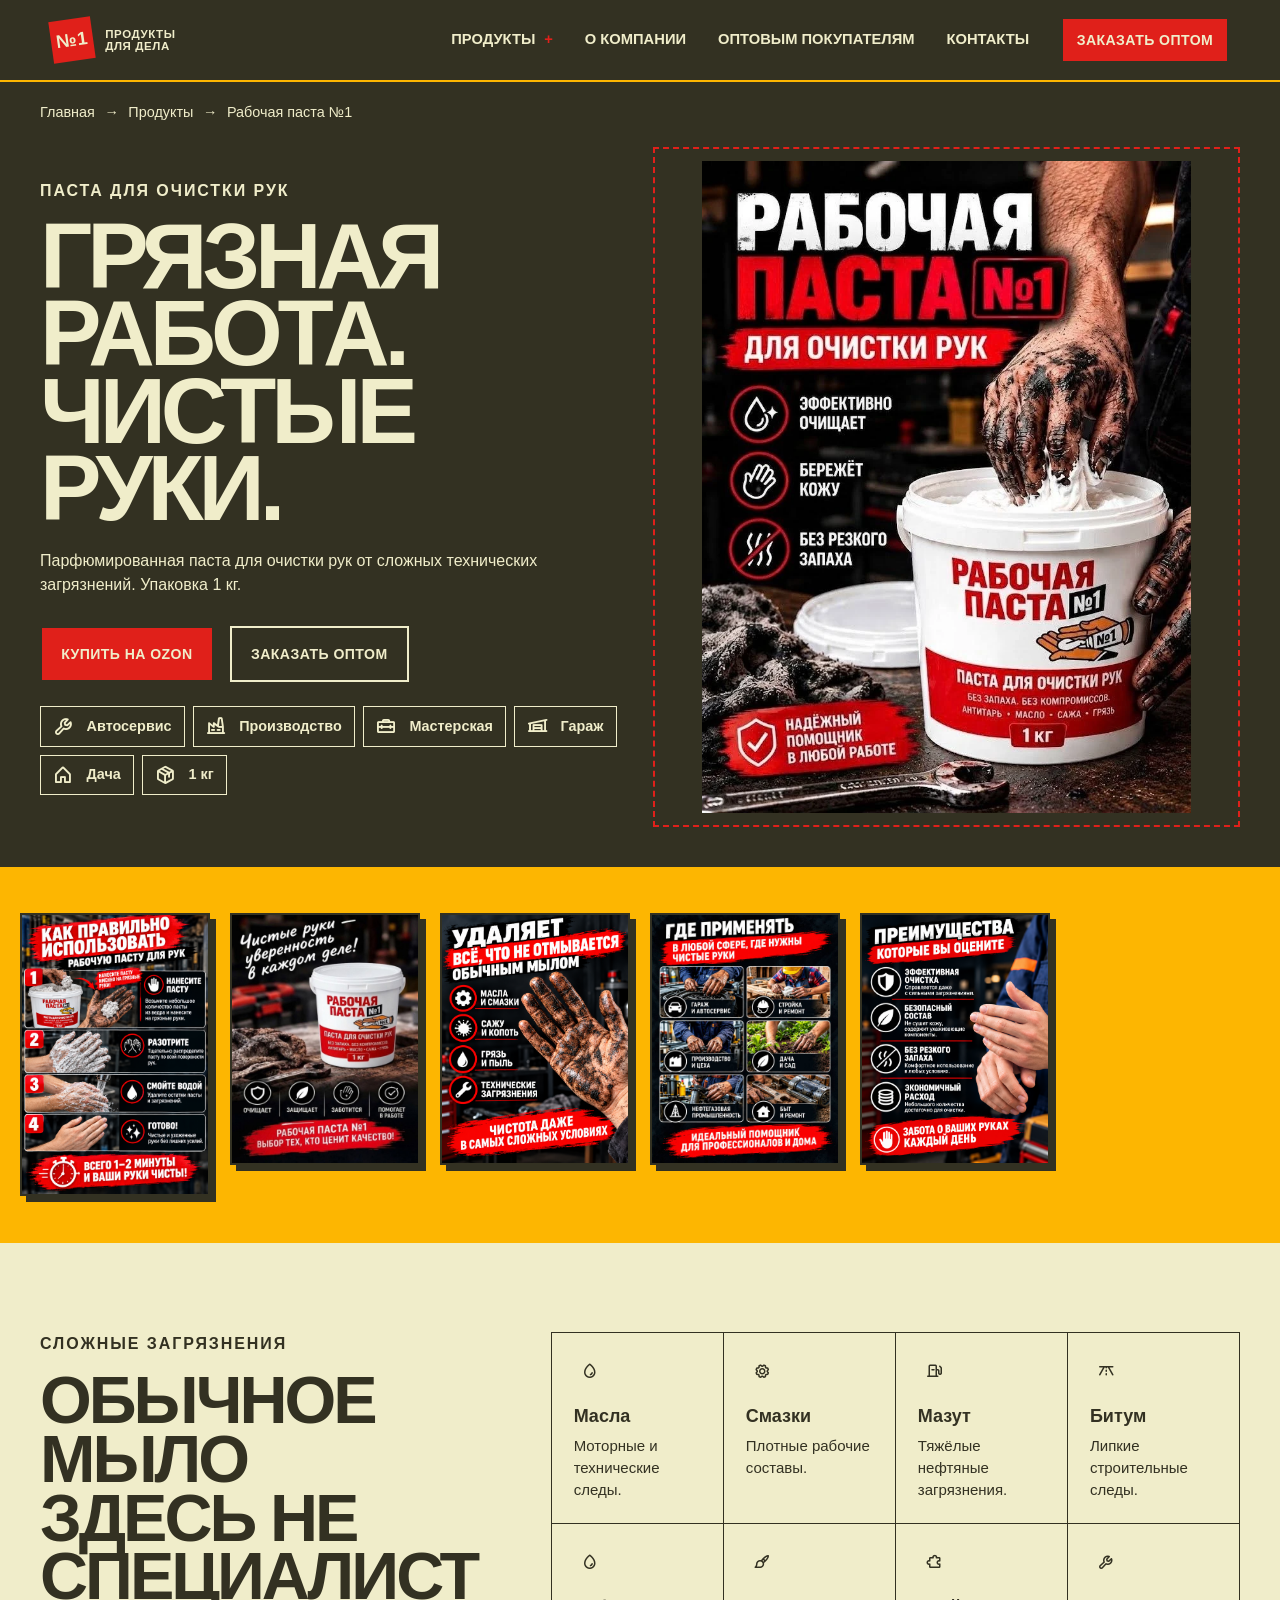
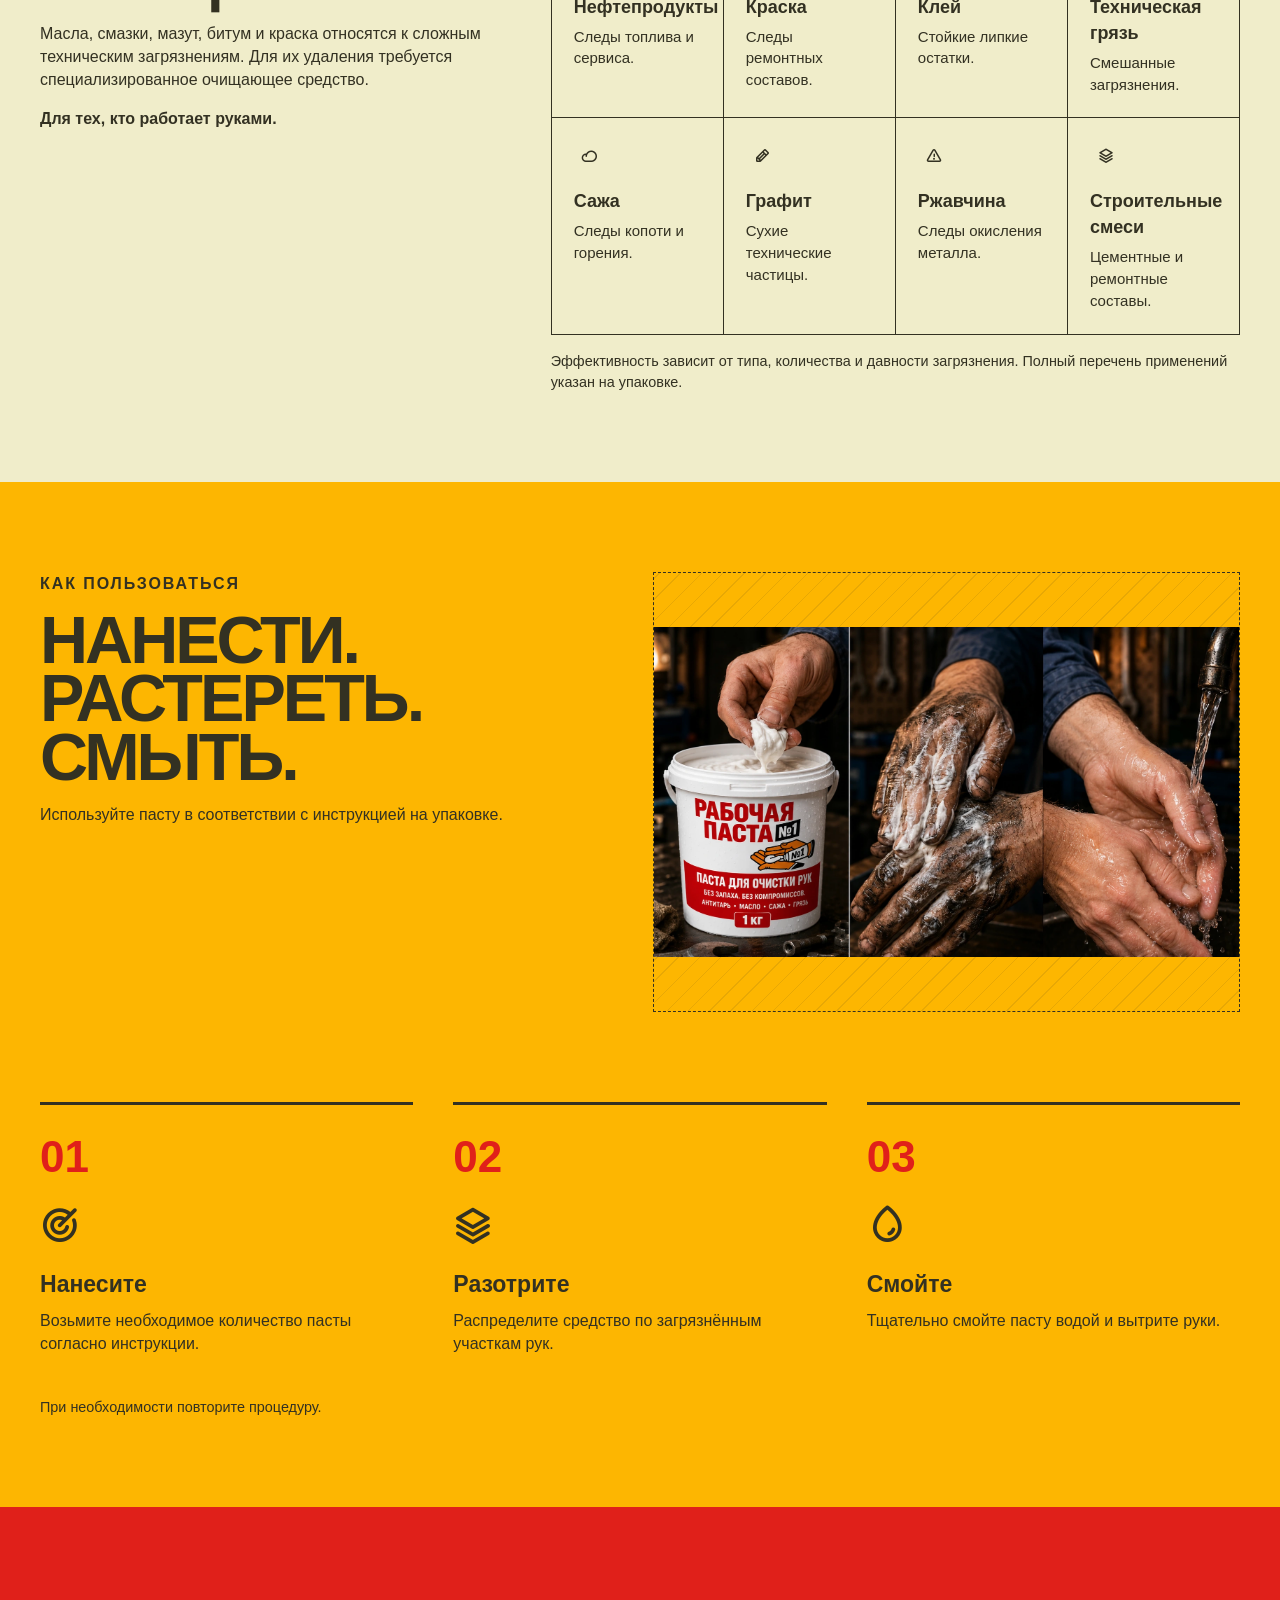
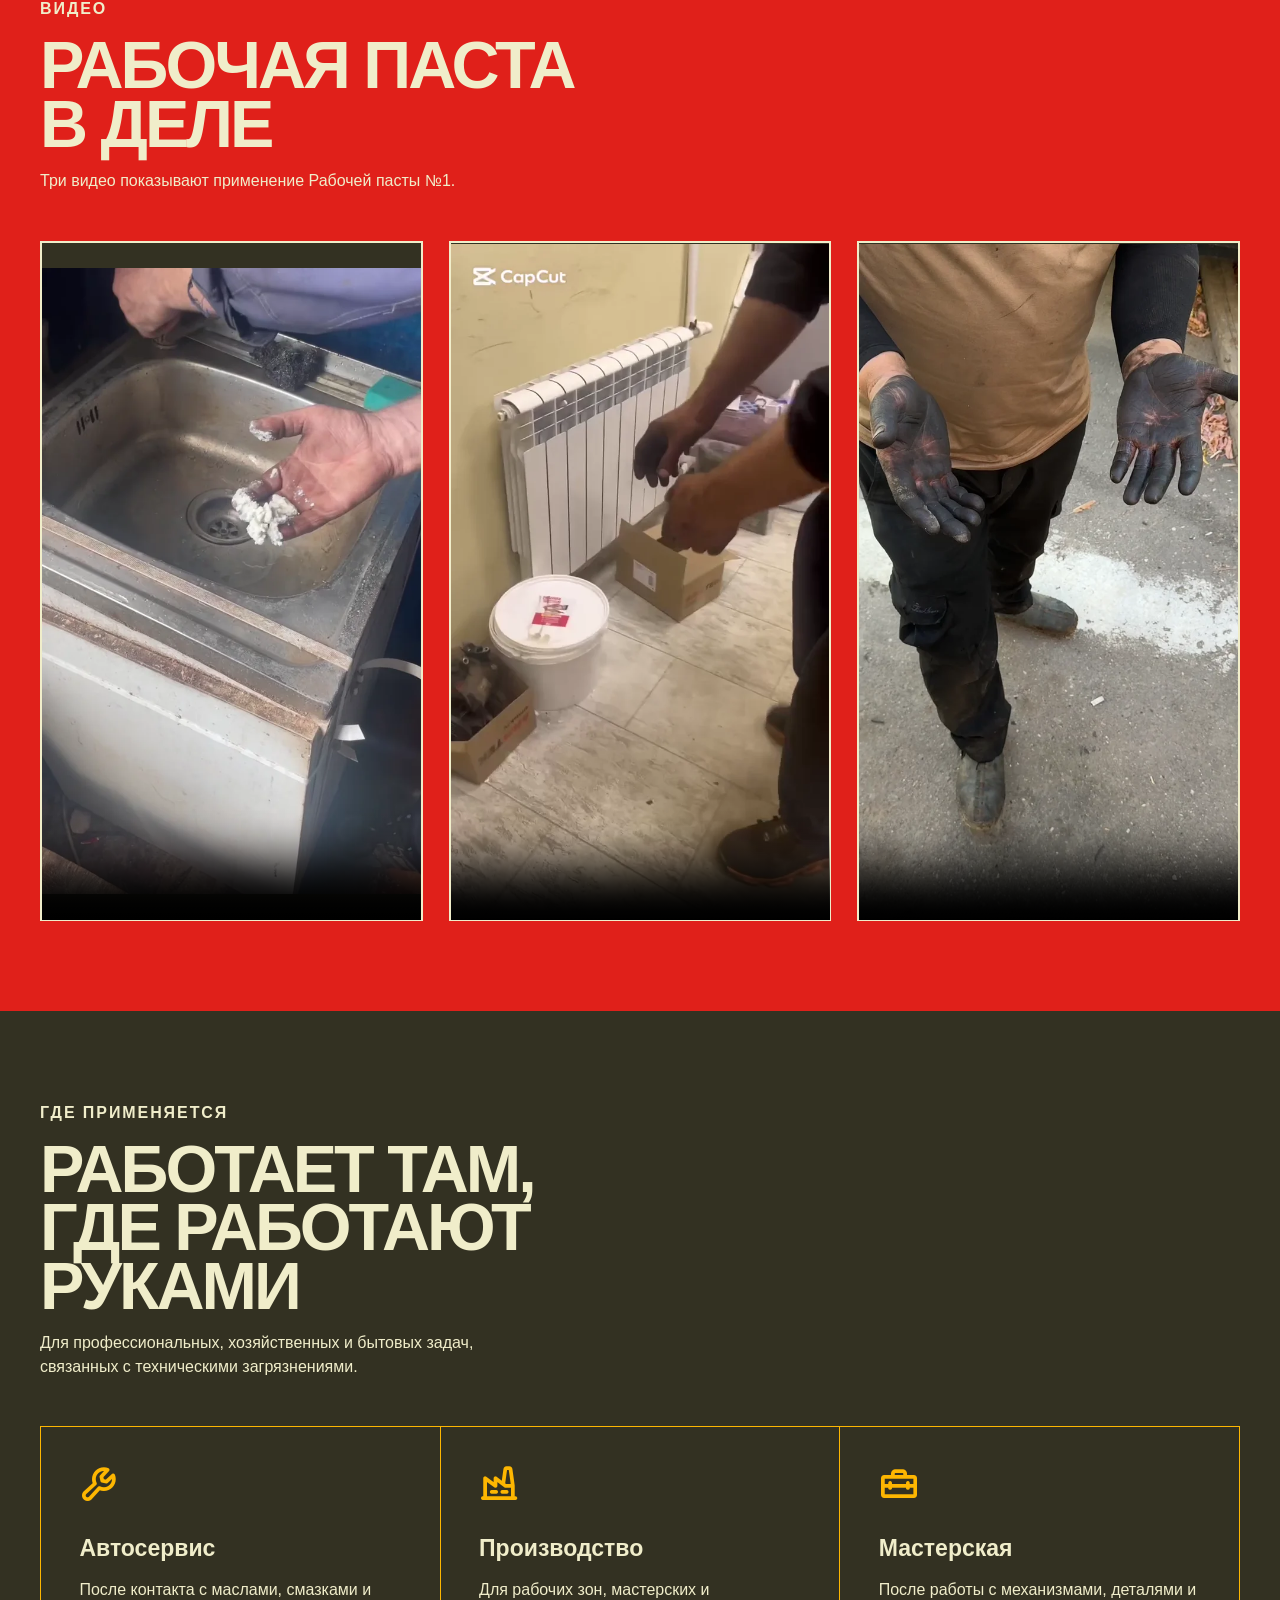
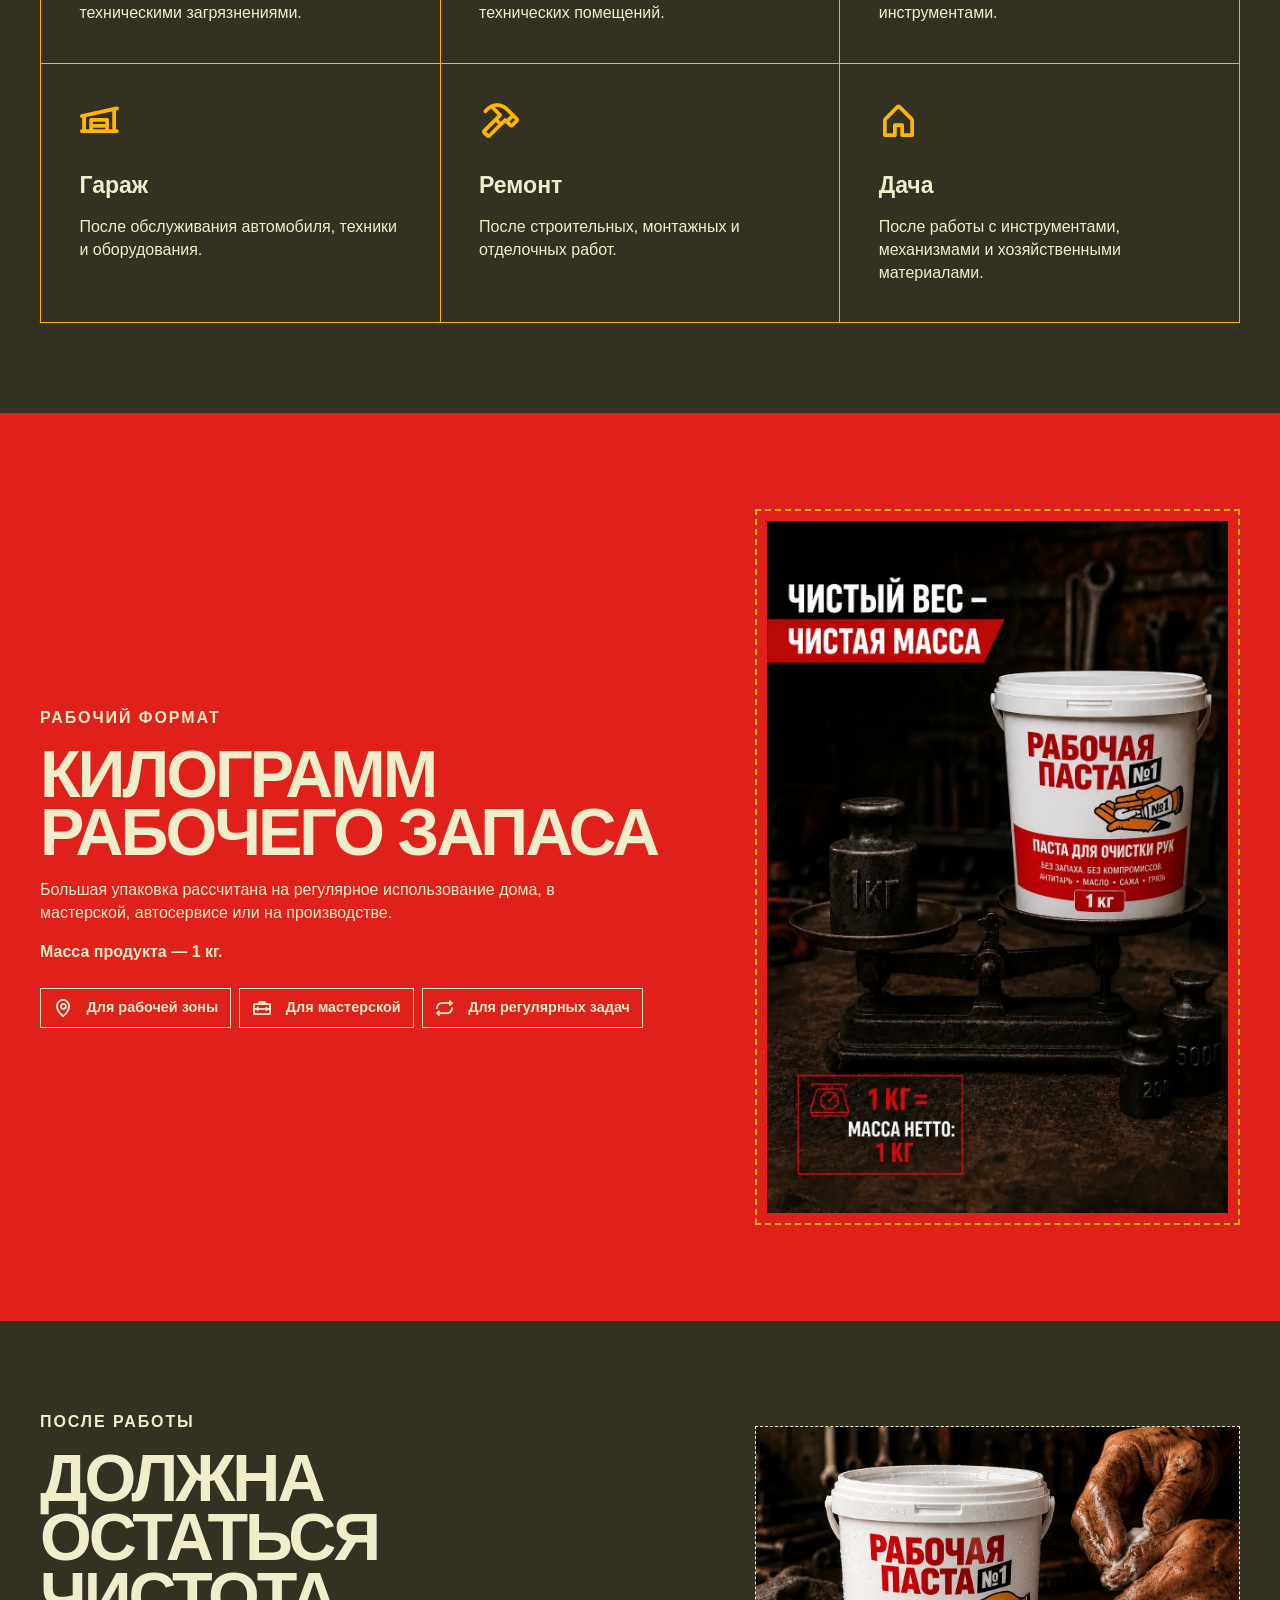
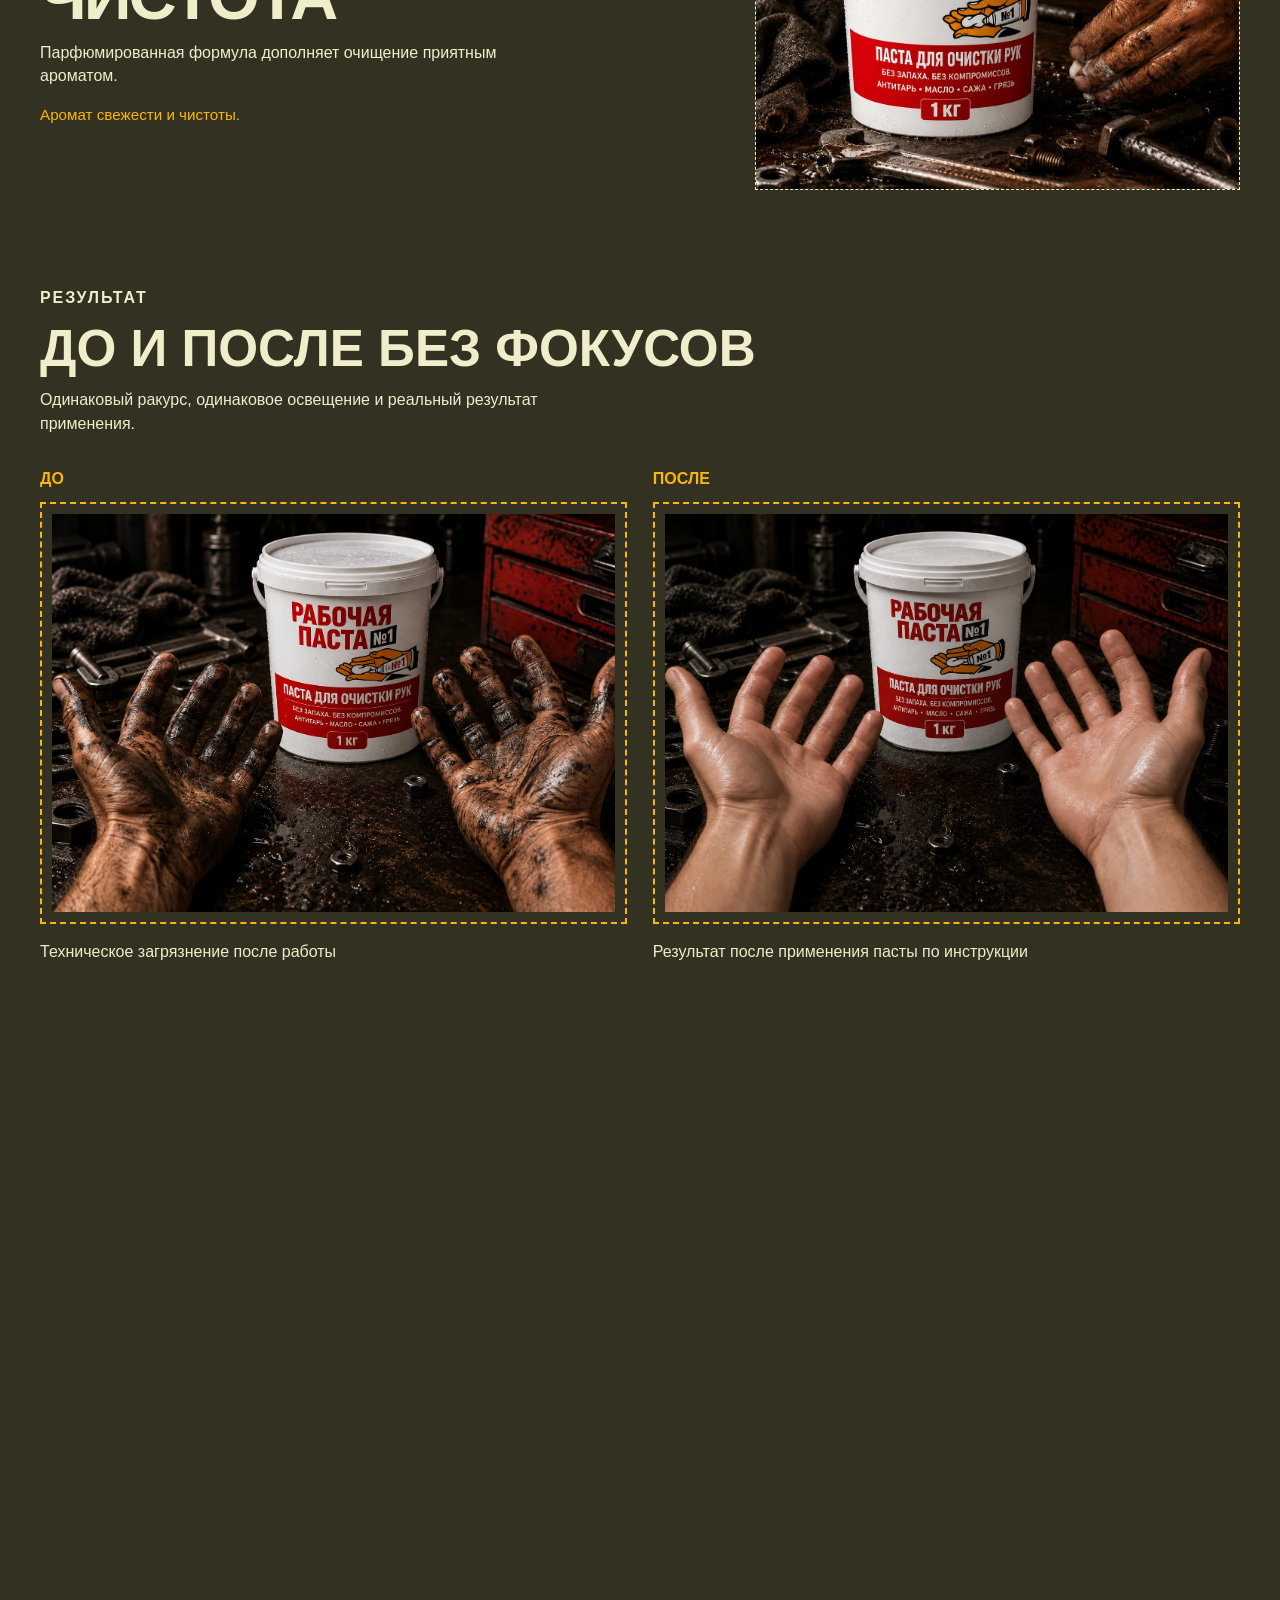
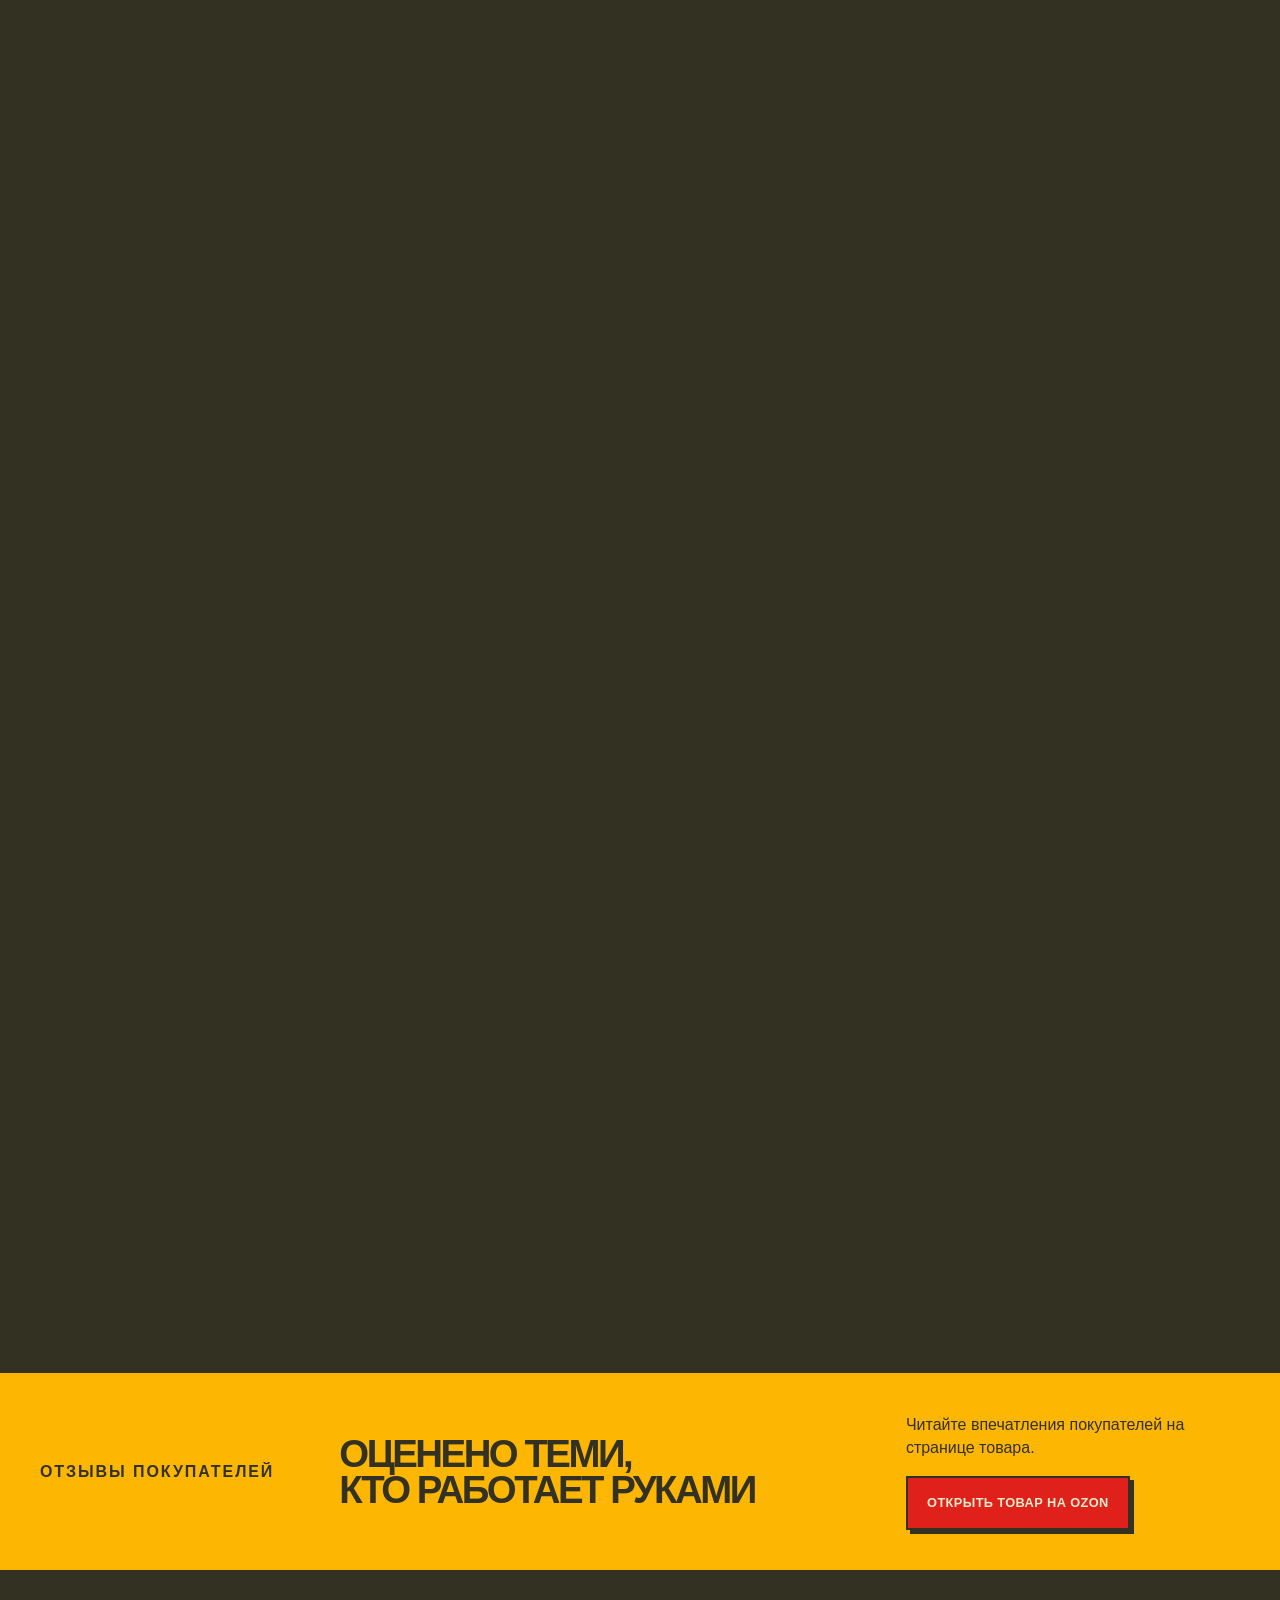
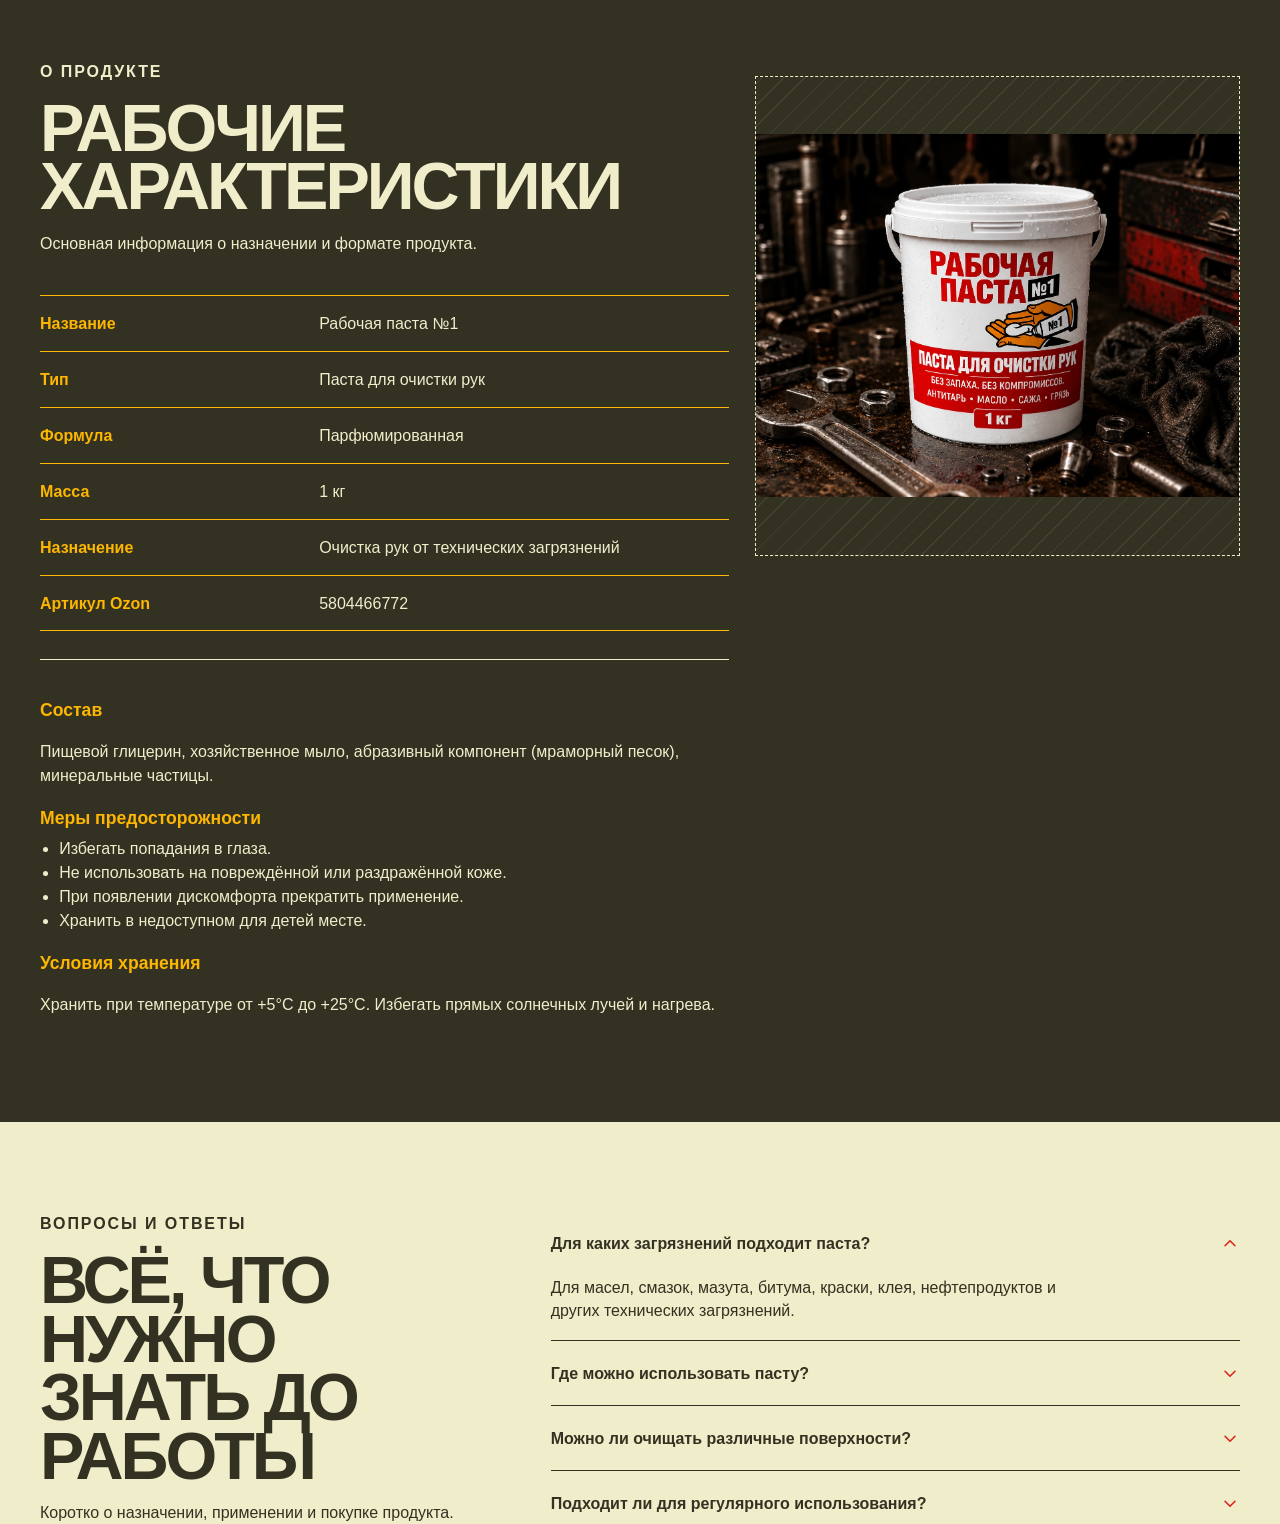
<file: rabochaya-pasta/index.html>
<!doctype html><html lang="ru"><head><meta charset="UTF-8"><meta name="viewport" content="width=device-width,initial-scale=1"><meta name="robots" content="index,follow"><meta name="theme-color" content="#E0201A">
  <base href="../"><title>Паста для очистки рук «Рабочая паста №1» — 1 кг</title><meta name="description" content="Парфюмированная паста для очистки рук от масла, мазута, битума, краски, клея и других технических загрязнений. Упаковка 1 кг. Купить на Ozon."><link rel="canonical" href="https://gevget.github.io/vad/rabochaya-pasta/"><meta property="og:type" content="product"><meta property="og:site_name" content="Продукты №1"><meta property="og:title" content="Паста для очистки рук «Рабочая паста №1» — 1 кг"><meta property="og:description" content="Парфюмированная паста для очистки рук от масел, мазута, битума, краски, клея и других технических загрязнений."><meta property="og:url" content="https://gevget.github.io/vad/rabochaya-pasta/"><meta property="og:image" content="https://gevget.github.io/vad/assets/images/products/rabochaya-pasta-card-updated.webp"><meta property="og:image:width" content="1024"><meta property="og:image:height" content="1536"><meta property="og:image:alt" content="Рабочая паста №1 — паста для очистки рук"><meta name="twitter:card" content="summary_large_image"><meta name="twitter:title" content="Рабочая паста №1 — 1 кг"><meta name="twitter:description" content="Паста для очистки рук от технических загрязнений."><meta name="twitter:image" content="https://gevget.github.io/vad/assets/images/products/rabochaya-pasta-card-updated.webp"><link rel="icon" href="favicon.svg"><link rel="stylesheet" href="assets/css/styles.css"><link rel="stylesheet" href="assets/icons/phosphor/phosphor-bold.css"><link rel="stylesheet" href="assets/css/working-paste.css"><link rel="stylesheet" href="assets/css/product-gallery.css">
<script type="application/ld+json">{"@context":"https://schema.org","@type":"Product","name":"Рабочая паста №1","description":"Парфюмированная паста для очистки рук от сложных технических загрязнений. Упаковка 1 кг.","url":"https://gevget.github.io/vad/rabochaya-pasta/","sku":"5804466772","image":"https://gevget.github.io/vad/assets/images/products/rabochaya-pasta-card-updated.webp"}</script><script type="application/ld+json">{"@context":"https://schema.org","@type":"BreadcrumbList","itemListElement":[{"@type":"ListItem","position":1,"name":"Главная","item":"https://gevget.github.io/vad/"},{"@type":"ListItem","position":2,"name":"Продукты","item":"https://gevget.github.io/vad/#products"},{"@type":"ListItem","position":3,"name":"Рабочая паста №1"}]}</script><meta name="twitter:image:alt" content="Рабочая паста №1 — паста для очистки рук"></head>
<body class="page page--working-paste"><a class="skip-link" href="#main">Перейти к содержимому</a><header class="site-header"><a class="brand" href="" aria-label="Продукты №1 — на главную"><span class="brand-mark">№1</span><span>ПРОДУКТЫ<br>ДЛЯ ДЕЛА</span></a><button class="menu-toggle" aria-expanded="false" aria-controls="primary-nav">Меню</button><nav id="primary-nav" class="primary-nav" aria-label="Основная навигация"><div class="nav-products"><button class="products-toggle" aria-expanded="false" aria-controls="products-menu">Продукты <span>+</span></button><div id="products-menu" class="products-menu"><a href="rozzhigator/">Розжигатор №1</a><a href="rabochaya-pasta/" aria-current="page">Рабочая паста №1</a></div></div><a href="#about">О компании</a><a href="opt/">Оптовым покупателям</a><a href="contacts/">Контакты</a><a class="button button-small" href="opt/#wholesale-form">Заказать оптом</a></nav></header><main id="main">
<section class="wp-section dark hero"><div class="wp-container"><nav class="breadcrumbs" aria-label="Хлебные крошки"><a href="">Главная</a> → <a href="#products">Продукты</a> → <span>Рабочая паста №1</span></nav><div class="wp-grid"><div class="hero-copy"><p class="eye">ПАСТА ДЛЯ ОЧИСТКИ РУК</p><h1>ГРЯЗНАЯ<br>РАБОТА.<br>ЧИСТЫЕ РУКИ.</h1><p class="lead">Парфюмированная паста для очистки рук от сложных технических загрязнений. Упаковка 1 кг.</p><div class="actions"><a class="button" href="https://ozon.ru/t/NsLq7Ds" target="_blank" rel="noopener">Купить на Ozon</a><a class="button button-outline" href="opt/#wholesale-form">Заказать оптом</a></div><div class="tags"><span><i class="icon icon--sm ph-bold ph-wrench" aria-hidden="true"></i>Автосервис</span><span><i class="icon icon--sm ph-bold ph-factory" aria-hidden="true"></i>Производство</span><span><i class="icon icon--sm ph-bold ph-toolbox" aria-hidden="true"></i>Мастерская</span><span><i class="icon icon--sm ph-bold ph-warehouse" aria-hidden="true"></i>Гараж</span><span><i class="icon icon--sm ph-bold ph-house" aria-hidden="true"></i>Дача</span><span><i class="icon icon--sm ph-bold ph-package" aria-hidden="true"></i>1 кг</span></div></div><div class="photo hero-photo"><img fetchpriority="high" src="photo/new2/rabochaya-pasta/IMG_7111.webp" alt="Рабочая паста №1 очищает загрязнённые руки в мастерской" width="768" height="1024"></div></div></div></section>
<section class="product-gallery product-gallery--paste" aria-label="Фотографии Рабочей пасты №1">
  <ul class="product-gallery__track" tabindex="0" aria-label="Прокручиваемые фотографии Рабочей пасты №1">
    
    
    
    
    
    
  <li><button class="product-gallery__item" type="button" data-gallery-image="photo/new2/rabochaya-pasta/IMG_7146.PNG" aria-label="Открыть инструкцию по применению Рабочей пасты"><img src="photo/new2/rabochaya-pasta/IMG_7146.PNG" alt="Как правильно пользоваться Рабочей пастой №1" width="1024" height="1536" loading="lazy" decoding="async"></button></li>
    <li><button class="product-gallery__item" type="button" data-gallery-image="photo/new2/rabochaya-pasta/IMG_7110.JPG" aria-label="Открыть фото упаковки Рабочей пасты"><img src="photo/new2/rabochaya-pasta/IMG_7110.JPG" alt="Рабочая паста №1 в ведре для рабочего запаса" width="960" height="1280" loading="lazy" decoding="async"></button></li>
    <li><button class="product-gallery__item" type="button" data-gallery-image="photo/new2/rabochaya-pasta/IMG_7141.PNG" aria-label="Открыть фото с преимуществами Рабочей пасты"><img src="photo/new2/rabochaya-pasta/IMG_7141.PNG" alt="Преимущества Рабочей пасты №1" width="1086" height="1448" loading="lazy" decoding="async"></button></li>
    <li><button class="product-gallery__item" type="button" data-gallery-image="photo/new2/rabochaya-pasta/IMG_7142.PNG" aria-label="Открыть фото с вариантами применения"><img src="photo/new2/rabochaya-pasta/IMG_7142.PNG" alt="Где применяется Рабочая паста №1" width="960" height="1280" loading="lazy" decoding="async"></button></li>
    <li><button class="product-gallery__item" type="button" data-gallery-image="photo/new2/rabochaya-pasta/IMG_7143.PNG" aria-label="Открыть фото об очищении от загрязнений"><img src="photo/new2/rabochaya-pasta/IMG_7143.PNG" alt="Какие технические загрязнения удаляет Рабочая паста №1" width="1086" height="1448" loading="lazy" decoding="async"></button></li></ul>
</section>
<section class="wp-section cream dirt-section"><div class="wp-container"><div class="wp-grid"><header class="wp-heading"><p class="wp-heading__eyebrow">СЛОЖНЫЕ ЗАГРЯЗНЕНИЯ</p><h2 class="wp-heading__title">ОБЫЧНОЕ МЫЛО<br>ЗДЕСЬ НЕ СПЕЦИАЛИСТ</h2><p class="wp-heading__lead">Масла, смазки, мазут, битум и краска относятся к сложным техническим загрязнениям. Для их удаления требуется специализированное очищающее средство.</p><strong>Для тех, кто работает руками.</strong></header><div class="dirt-wrap"><div class="dirt-grid"><article><i class="wp-icon ph-bold ph-drop" aria-hidden="true"></i><h3>Масла</h3><p>Моторные и технические следы.</p></article><article><i class="wp-icon ph-bold ph-gear" aria-hidden="true"></i><h3>Смазки</h3><p>Плотные рабочие составы.</p></article><article><i class="wp-icon ph-bold ph-gas-pump" aria-hidden="true"></i><h3>Мазут</h3><p>Тяжёлые нефтяные загрязнения.</p></article><article><i class="wp-icon ph-bold ph-road-horizon" aria-hidden="true"></i><h3>Битум</h3><p>Липкие строительные следы.</p></article><article><i class="wp-icon ph-bold ph-drop" aria-hidden="true"></i><h3>Нефтепродукты</h3><p>Следы топлива и сервиса.</p></article><article><i class="wp-icon ph-bold ph-paint-brush" aria-hidden="true"></i><h3>Краска</h3><p>Следы ремонтных составов.</p></article><article><i class="wp-icon ph-bold ph-puzzle-piece" aria-hidden="true"></i><h3>Клей</h3><p>Стойкие липкие остатки.</p></article><article><i class="wp-icon ph-bold ph-wrench" aria-hidden="true"></i><h3>Техническая грязь</h3><p>Смешанные загрязнения.</p></article><article><i class="wp-icon ph-bold ph-cloud" aria-hidden="true"></i><h3>Сажа</h3><p>Следы копоти и горения.</p></article><article><i class="wp-icon ph-bold ph-pencil" aria-hidden="true"></i><h3>Графит</h3><p>Сухие технические частицы.</p></article><article><i class="wp-icon ph-bold ph-warning" aria-hidden="true"></i><h3>Ржавчина</h3><p>Следы окисления металла.</p></article><article><i class="wp-icon ph-bold ph-stack" aria-hidden="true"></i><h3>Строительные смеси</h3><p>Цементные и ремонтные составы.</p></article></div><p class="wp-note">Эффективность зависит от типа, количества и давности загрязнения. Полный перечень применений указан на упаковке.</p></div></div></div></section>
<section class="wp-section yellow application-section"><div class="wp-container"><div class="wp-grid"><header class="wp-heading"><p class="wp-heading__eyebrow">КАК ПОЛЬЗОВАТЬСЯ</p><h2 class="wp-heading__title">НАНЕСТИ.<br>РАСТЕРЕТЬ.<br>СМЫТЬ.</h2><p class="wp-heading__lead">Используйте пасту в соответствии с инструкцией на упаковке.</p></header><figure class="wp-media"><img src="photo/rabochaya-pasta/application-steps-updated.webp" width="1672" height="941" loading="lazy" alt="Нанести, растереть и смыть Рабочую пасту №1" decoding="async"></figure><div class="wp-steps"><article><b>01</b><i class="wp-icon ph-bold ph-target" aria-hidden="true"></i><h3>Нанесите</h3><p>Возьмите необходимое количество пасты согласно инструкции.</p></article><article><b>02</b><i class="wp-icon ph-bold ph-stack" aria-hidden="true"></i><h3>Разотрите</h3><p>Распределите средство по загрязнённым участкам рук.</p></article><article><b>03</b><i class="wp-icon ph-bold ph-drop" aria-hidden="true"></i><h3>Смойте</h3><p>Тщательно смойте пасту водой и вытрите руки.</p></article></div><p class="wp-note">При необходимости повторите процедуру.</p></div></div></div></section>
<section class="wp-section red wp-videos-section" aria-labelledby="working-pasta-videos-title"><div class="wp-container"><header class="wp-heading"><p class="wp-heading__eyebrow">ВИДЕО</p><h2 class="wp-heading__title" id="working-pasta-videos-title">РАБОЧАЯ ПАСТА<br>В ДЕЛЕ</h2><p class="wp-heading__lead">Три видео показывают применение Рабочей пасты №1.</p></header><div class="wp-video-grid"><figure><video controls preload="none" playsinline poster="assets/images/products/rabochaya-pasta-video-01.webp" aria-label="Видео применения Рабочей пасты №1"><source src="assets/videos/rabochaya-pasta-video-01.mp4" type="video/mp4">Ваш браузер не поддерживает видео.</video></figure><figure><video controls preload="none" playsinline poster="assets/images/products/rabochaya-pasta-video-02.webp" aria-label="Видео применения Рабочей пасты №1"><source src="assets/videos/rabochaya-pasta-video-02.mp4" type="video/mp4">Ваш браузер не поддерживает видео.</video></figure><figure><video controls preload="none" playsinline poster="assets/images/products/rabochaya-pasta-video-03.webp" aria-label="Видео применения Рабочей пасты №1"><source src="assets/videos/rabochaya-pasta-video-03.mp4" type="video/mp4">Ваш браузер не поддерживает видео.</video></figure></div></div></section>
<section class="wp-section dark scenarios-section"><div class="wp-container"><header class="wp-heading"><p class="wp-heading__eyebrow">ГДЕ ПРИМЕНЯЕТСЯ</p><h2 class="wp-heading__title">РАБОТАЕТ ТАМ,<br>ГДЕ РАБОТАЮТ РУКАМИ</h2><p class="wp-heading__lead">Для профессиональных, хозяйственных и бытовых задач, связанных с техническими загрязнениями.</p></header><div class="scenario-grid"><article><i class="wp-icon ph-bold ph-wrench" aria-hidden="true"></i><h3>Автосервис</h3><p>После контакта с маслами, смазками и техническими загрязнениями.</p></article><article><i class="wp-icon ph-bold ph-factory" aria-hidden="true"></i><h3>Производство</h3><p>Для рабочих зон, мастерских и технических помещений.</p></article><article><i class="wp-icon ph-bold ph-toolbox" aria-hidden="true"></i><h3>Мастерская</h3><p>После работы с механизмами, деталями и инструментами.</p></article><article><i class="wp-icon ph-bold ph-warehouse" aria-hidden="true"></i><h3>Гараж</h3><p>После обслуживания автомобиля, техники и оборудования.</p></article><article><i class="wp-icon ph-bold ph-hammer" aria-hidden="true"></i><h3>Ремонт</h3><p>После строительных, монтажных и отделочных работ.</p></article><article><i class="wp-icon ph-bold ph-house" aria-hidden="true"></i><h3>Дача</h3><p>После работы с инструментами, механизмами и хозяйственными материалами.</p></article></div></div></section>
<section class="wp-section red kilo-section"><div class="wp-container"><div class="wp-grid"><header class="wp-heading"><p class="wp-heading__eyebrow">РАБОЧИЙ ФОРМАТ</p><h2 class="wp-heading__title">КИЛОГРАММ<br>РАБОЧЕГО ЗАПАСА</h2><p class="wp-heading__lead">Большая упаковка рассчитана на регулярное использование дома, в мастерской, автосервисе или на производстве.</p><strong>Масса продукта — 1 кг.</strong><div class="tags"><span><i class="icon icon--sm ph-bold ph-map-pin" aria-hidden="true"></i>Для рабочей зоны</span><span><i class="icon icon--sm ph-bold ph-toolbox" aria-hidden="true"></i>Для мастерской</span><span><i class="icon icon--sm ph-bold ph-repeat" aria-hidden="true"></i>Для регулярных задач</span></div></header><div class="photo"><img src="assets/images/products/rabochaya-pasta-card-updated.webp" width="1024" height="1536" alt="Рабочая паста №1, 1 кг — упаковка для рабочего запаса" loading="lazy" decoding="async"></div></div></div></section>
<section class="wp-section dark result-section"><div class="wp-container"><div class="wp-grid result-top"><header class="wp-heading"><p class="wp-heading__eyebrow">ПОСЛЕ РАБОТЫ</p><h2 class="wp-heading__title">ДОЛЖНА ОСТАТЬСЯ<br>ЧИСТОТА</h2><p class="wp-heading__lead">Парфюмированная формула дополняет очищение приятным ароматом.</p><p class="wp-caption">Аромат свежести и чистоты.</p></header><figure class="wp-media result-media"><img src="photo/rabochaya-pasta/after-work-updated.webp" width="1283" height="1226" loading="lazy" alt="Чистые руки после работы с Рабочей пастой №1" decoding="async"></figure></div><div class="result-bottom"><header class="wp-heading"><p class="wp-heading__eyebrow">РЕЗУЛЬТАТ</p><h3>ДО И ПОСЛЕ БЕЗ ФОКУСОВ</h3><p class="wp-heading__lead">Одинаковый ракурс, одинаковое освещение и реальный результат применения.</p></header><div class="before-after"><figure><b>ДО</b><div class="wp-media"><img src="photo/rabochaya-pasta/before-updated.webp" width="1491" height="1055" loading="lazy" alt="Руки до применения Рабочей пасты №1" decoding="async"></div><figcaption>Техническое загрязнение после работы</figcaption></figure><figure><b>ПОСЛЕ</b><div class="wp-media"><img src="photo/rabochaya-pasta/after-updated.webp" width="1491" height="1055" loading="lazy" alt="Руки после применения Рабочей пасты №1" decoding="async"></div><figcaption>Результат после применения пасты по инструкции</figcaption></figure></div></div></div></section>
<section class="usage-guide-section"><picture><source media="(max-width: 767px)" srcset="photo/rabochaya-pasta/working-paste-guide-mobile-updated.webp" width="1024" height="1536"><img src="photo/rabochaya-pasta/working-paste-guide-desktop-updated.webp" width="1916" height="821" loading="lazy" decoding="async" alt="Инструкция по применению Рабочей пасты №1: сухие руки, нанесите пасту, разотрите без воды, смойте водой"></picture></section>
<section class="wp-section compact yellow reviews-section"><div class="wp-container"><div class="review"><p class="wp-heading__eyebrow">ОТЗЫВЫ ПОКУПАТЕЛЕЙ</p><h2>ОЦЕНЕНО ТЕМИ,<br>КТО РАБОТАЕТ РУКАМИ</h2><div><p>Читайте впечатления покупателей на странице товара.</p><a class="button" target="_blank" rel="noopener" href="https://ozon.ru/t/NsLq7Ds">Открыть товар на Ozon</a></div></div></div></section>
<section class="wp-section dark specs-section"><div class="wp-container"><div class="wp-grid"><div class="specs-copy"><header class="wp-heading"><p class="wp-heading__eyebrow">О ПРОДУКТЕ</p><h2 class="wp-heading__title">РАБОЧИЕ<br>ХАРАКТЕРИСТИКИ</h2><p class="wp-heading__lead">Основная информация о назначении и формате продукта.</p></header><dl class="specs"><div><dt>Название</dt><dd>Рабочая паста №1</dd></div><div><dt>Тип</dt><dd>Паста для очистки рук</dd></div><div><dt>Формула</dt><dd>Парфюмированная</dd></div><div><dt>Масса</dt><dd>1 кг</dd></div><div><dt>Назначение</dt><dd>Очистка рук от технических загрязнений</dd></div><div><dt>Артикул Ozon</dt><dd>5804466772</dd></div></dl><div class="wp-product-notes"><h3>Состав</h3><p>Пищевой глицерин, хозяйственное мыло, абразивный компонент (мраморный песок), минеральные частицы.</p><h3>Меры предосторожности</h3><ul><li>Избегать попадания в глаза.</li><li>Не использовать на повреждённой или раздражённой коже.</li><li>При появлении дискомфорта прекратить применение.</li><li>Хранить в недоступном для детей месте.</li></ul><h3>Условия хранения</h3><p>Хранить при температуре от +5°C до +25°C. Избегать прямых солнечных лучей и нагрева.</p></div></div><figure class="wp-media specs-media"><img src="photo/rabochaya-pasta/specs-workshop-updated.webp" width="1447" height="1087" loading="lazy" alt="Рабочая паста №1 в мастерской" decoding="async"></figure></div></div></section>
<section class="wp-section cream faq-section"><div class="wp-container"><div class="wp-grid"><header class="wp-heading"><p class="wp-heading__eyebrow">ВОПРОСЫ И ОТВЕТЫ</p><h2 class="wp-heading__title">ВСЁ, ЧТО НУЖНО<br>ЗНАТЬ ДО РАБОТЫ</h2><p class="wp-heading__lead">Коротко о назначении, применении и покупке продукта.</p></header><div class="faq"><details open><summary>Для каких загрязнений подходит паста?<i class="wp-icon ph-bold ph-caret-down" aria-hidden="true"></i></summary><p>Для масел, смазок, мазута, битума, краски, клея, нефтепродуктов и других технических загрязнений.</p></details><details><summary>Где можно использовать пасту?<i class="wp-icon ph-bold ph-caret-down" aria-hidden="true"></i></summary><p>В автосервисе, мастерской, гараже, на производстве, даче и в быту.</p></details><details><summary>Можно ли очищать различные поверхности?<i class="wp-icon ph-bold ph-caret-down" aria-hidden="true"></i></summary><p>Основное назначение продукта — очистка рук. Другие применения сверяйте с инструкцией.</p></details><details><summary>Подходит ли для регулярного использования?<i class="wp-icon ph-bold ph-caret-down" aria-hidden="true"></i></summary><p>Используйте продукт в соответствии с назначением и инструкцией на упаковке.</p></details><details><summary>Какой у пасты аромат?<i class="wp-icon ph-bold ph-caret-down" aria-hidden="true"></i></summary><p>Аромат свежести и чистоты.</p></details><details><summary>Как пользоваться пастой?<i class="wp-icon ph-bold ph-caret-down" aria-hidden="true"></i></summary><p>Нанесите, распределите по загрязнённым участкам и тщательно смойте водой.</p></details><details><summary>Где купить?<i class="wp-icon ph-bold ph-caret-down" aria-hidden="true"></i></summary><p>Розничный заказ можно оформить на Ozon. Для бизнеса предусмотрены оптовые поставки.</p></details></div></div></div></section>
<section class="wp-section red final"><div class="wp-container"><div class="wp-grid"><div class="final-copy"><p class="eye">РАБОЧАЯ ПАСТА №1</p><h2>РАБОТА ЗАКОНЧЕНА.<br>ГРЯЗЬ — ТОЖЕ.</h2><div class="actions"><a class="button button-yellow" target="_blank" rel="noopener" href="https://ozon.ru/t/NsLq7Ds">Купить на Ozon</a><a class="button button-outline" href="opt/#wholesale-form">Заказать оптом</a></div><a class="text-link" href="rozzhigator/">Посмотреть Розжигатор №1 →</a></div><div class="photo final-photo"><img src="photo/new2/rabochaya-pasta/IMG_7111.webp" width="768" height="1024" alt="Рабочая паста №1 помогает очистить руки после работы" loading="lazy" decoding="async"></div></div></div></section></main>
<footer class="site-footer"><div class="footer-brand"><span class="brand-mark">№1</span><p>Продукты №1.<br>Практичные решения<br>для реальных задач.</p></div><div><h3>Продукты</h3><a href="rozzhigator/">Розжигатор №1</a><a href="rabochaya-pasta/">Рабочая паста №1</a></div><div><h3>Покупателям</h3><a href="opt/">Оптовым покупателям</a><a href="contacts/">Контакты</a></div><div><h3>Документы</h3><a href="privacy/">Политика обработки данных</a><a href="consent/">Согласие на обработку данных</a></div><div><h3>Мы на связи</h3><a class="footer-phone" href="tel:+79214774777">+7 (921) 477-47-77</a><a class="footer-phone" href="tel:+79524774777">+7 (952) 477-47-77</a><div class="footer-socials"><!-- PLACEHOLDER: заменить на подтверждённые контактные данные --><a class="footer-social-link" href="https://t.me/Rabochayapastadlyaruknomer1" target="_blank" rel="noopener noreferrer" aria-label="Telegram — канал Рабочая паста №1"><img src="assets/icons/brands/telegram.svg" alt="" width="24" height="24"></a><a class="footer-social-link" href="https://max.ru/join/h308RtB3o9O3E5S8RD9xw1-KrrHeEQucvA1G_etLBjs" target="_blank" rel="noopener noreferrer" aria-label="Открыть MAX">MAX</a><!-- PLACEHOLDER: заменить на подтверждённые контактные данные --><a class="footer-social-link" href="https://vk.ru/club241796060" target="_blank" rel="noopener noreferrer" aria-label="ВКонтакте — сообщество 241796060"><img src="assets/icons/brands/vk.svg" alt="" width="24" height="24"></a></div></div><p class="copyright">Продукты №1, 2026.</p></footer><div class="footer-disclaimer" role="note">Изображения товара являются визуализацией: внешний вид и упаковка могут отличаться от фактических. Заявленные характеристики и свойства продукта соответствуют реальному товару.</div><div class="footer-credit"><a href="https://tolk-usite.com/" target="_blank" rel="noopener noreferrer">Сделано с Толком</a></div><script src="assets/js/main.js" defer></script><script src="assets/js/product-gallery.js" defer></script></body></html>
</file>
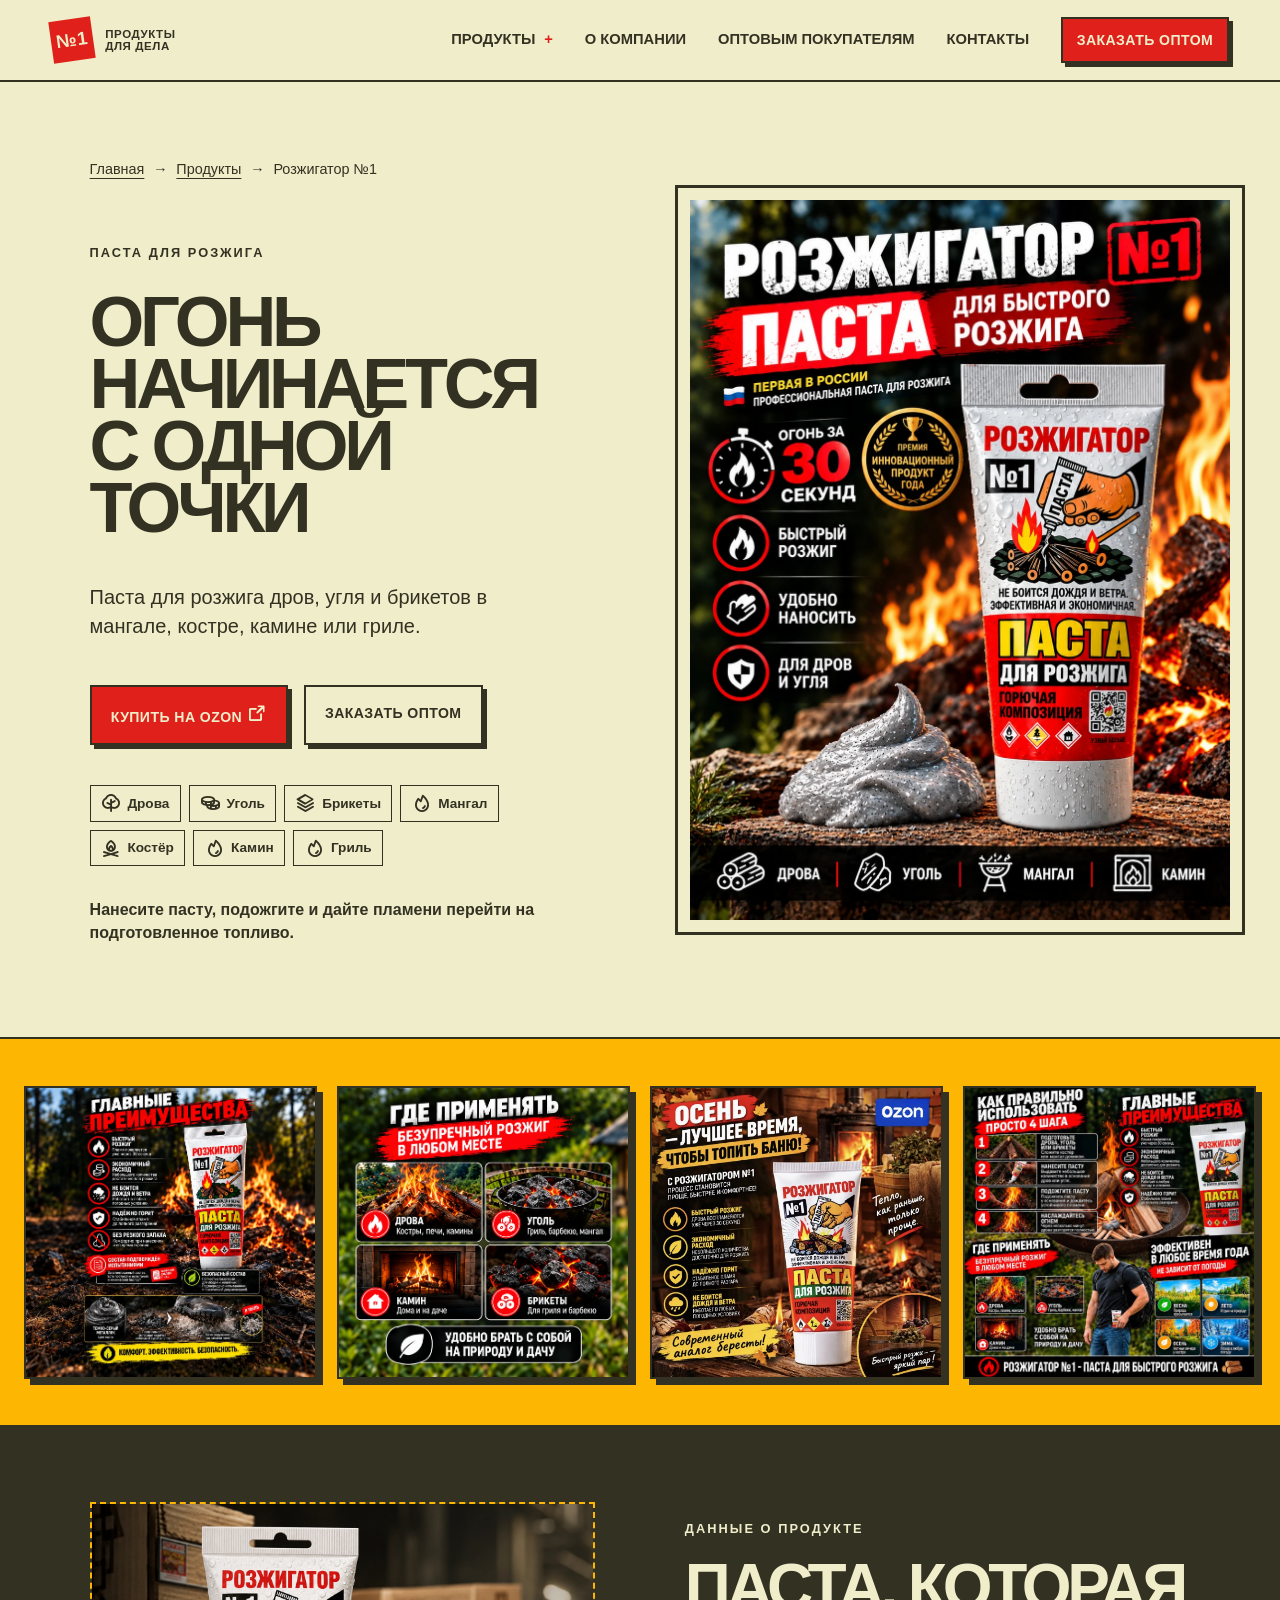
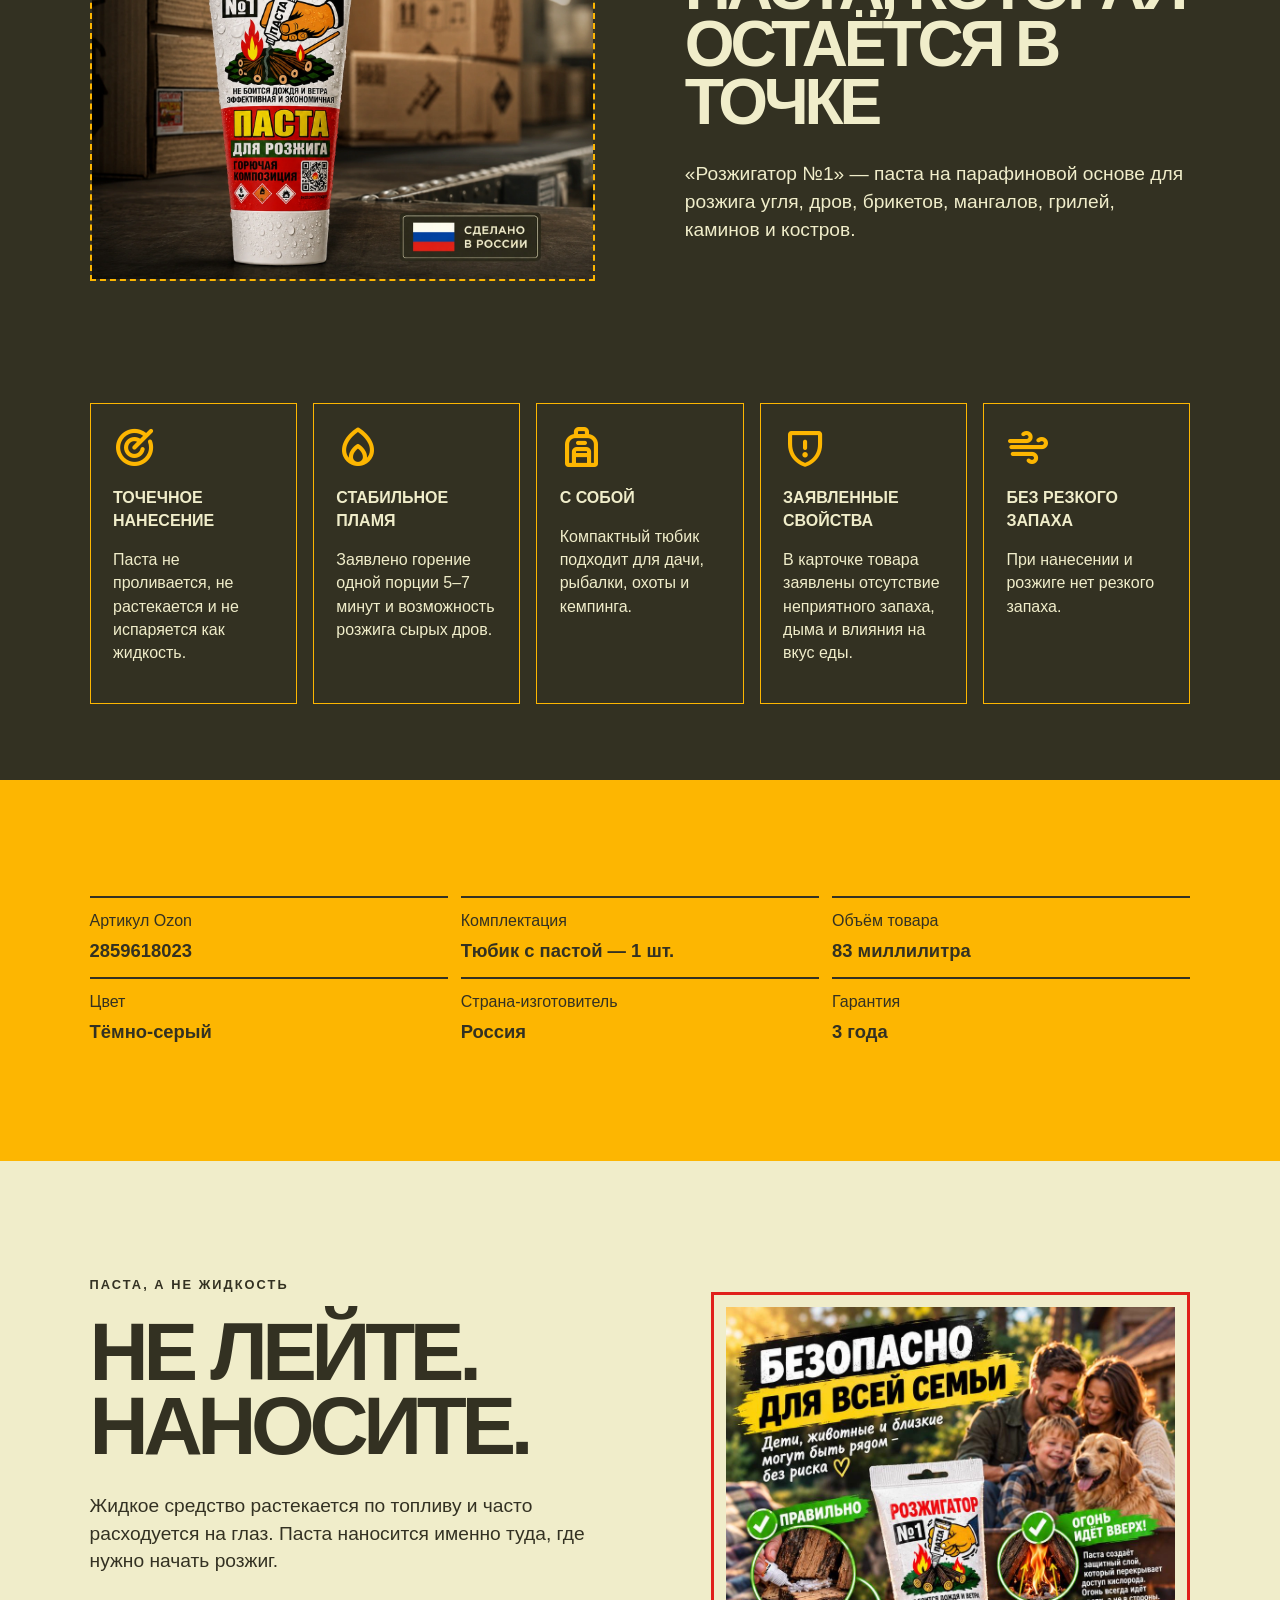
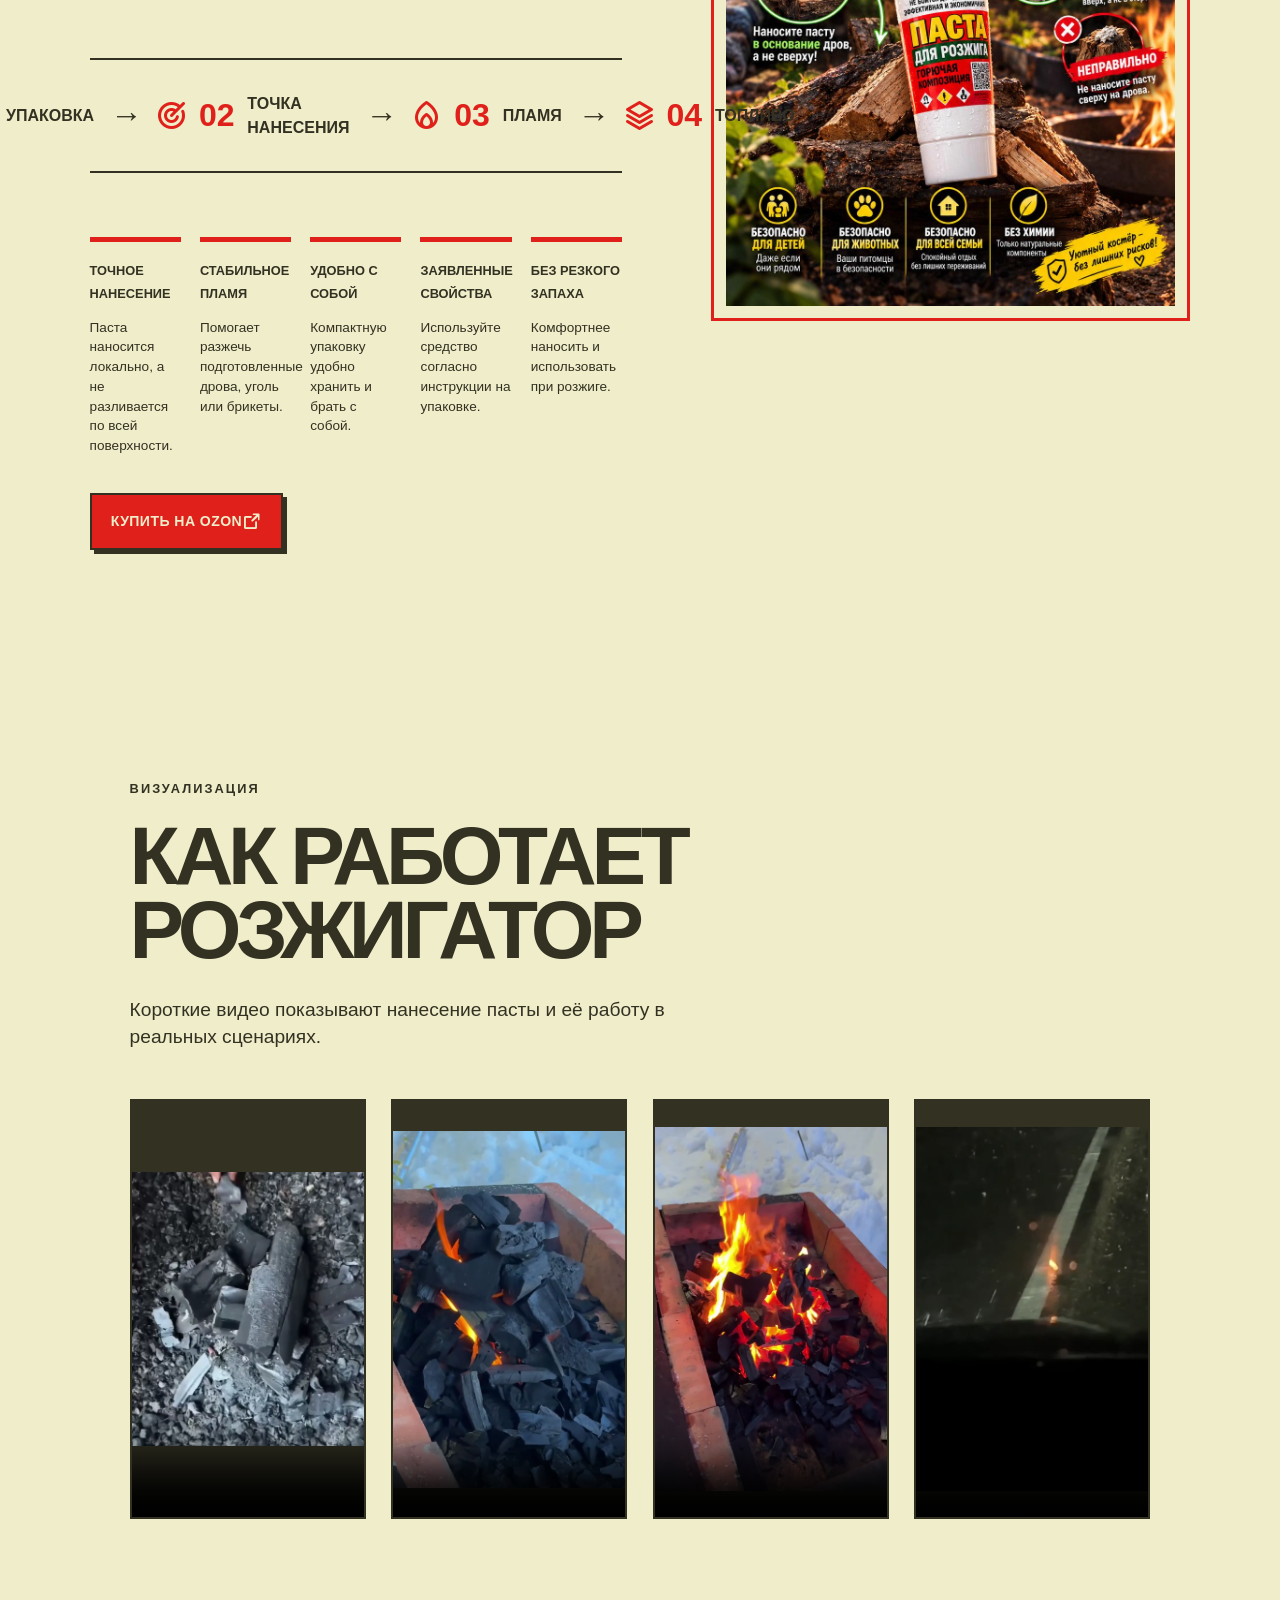
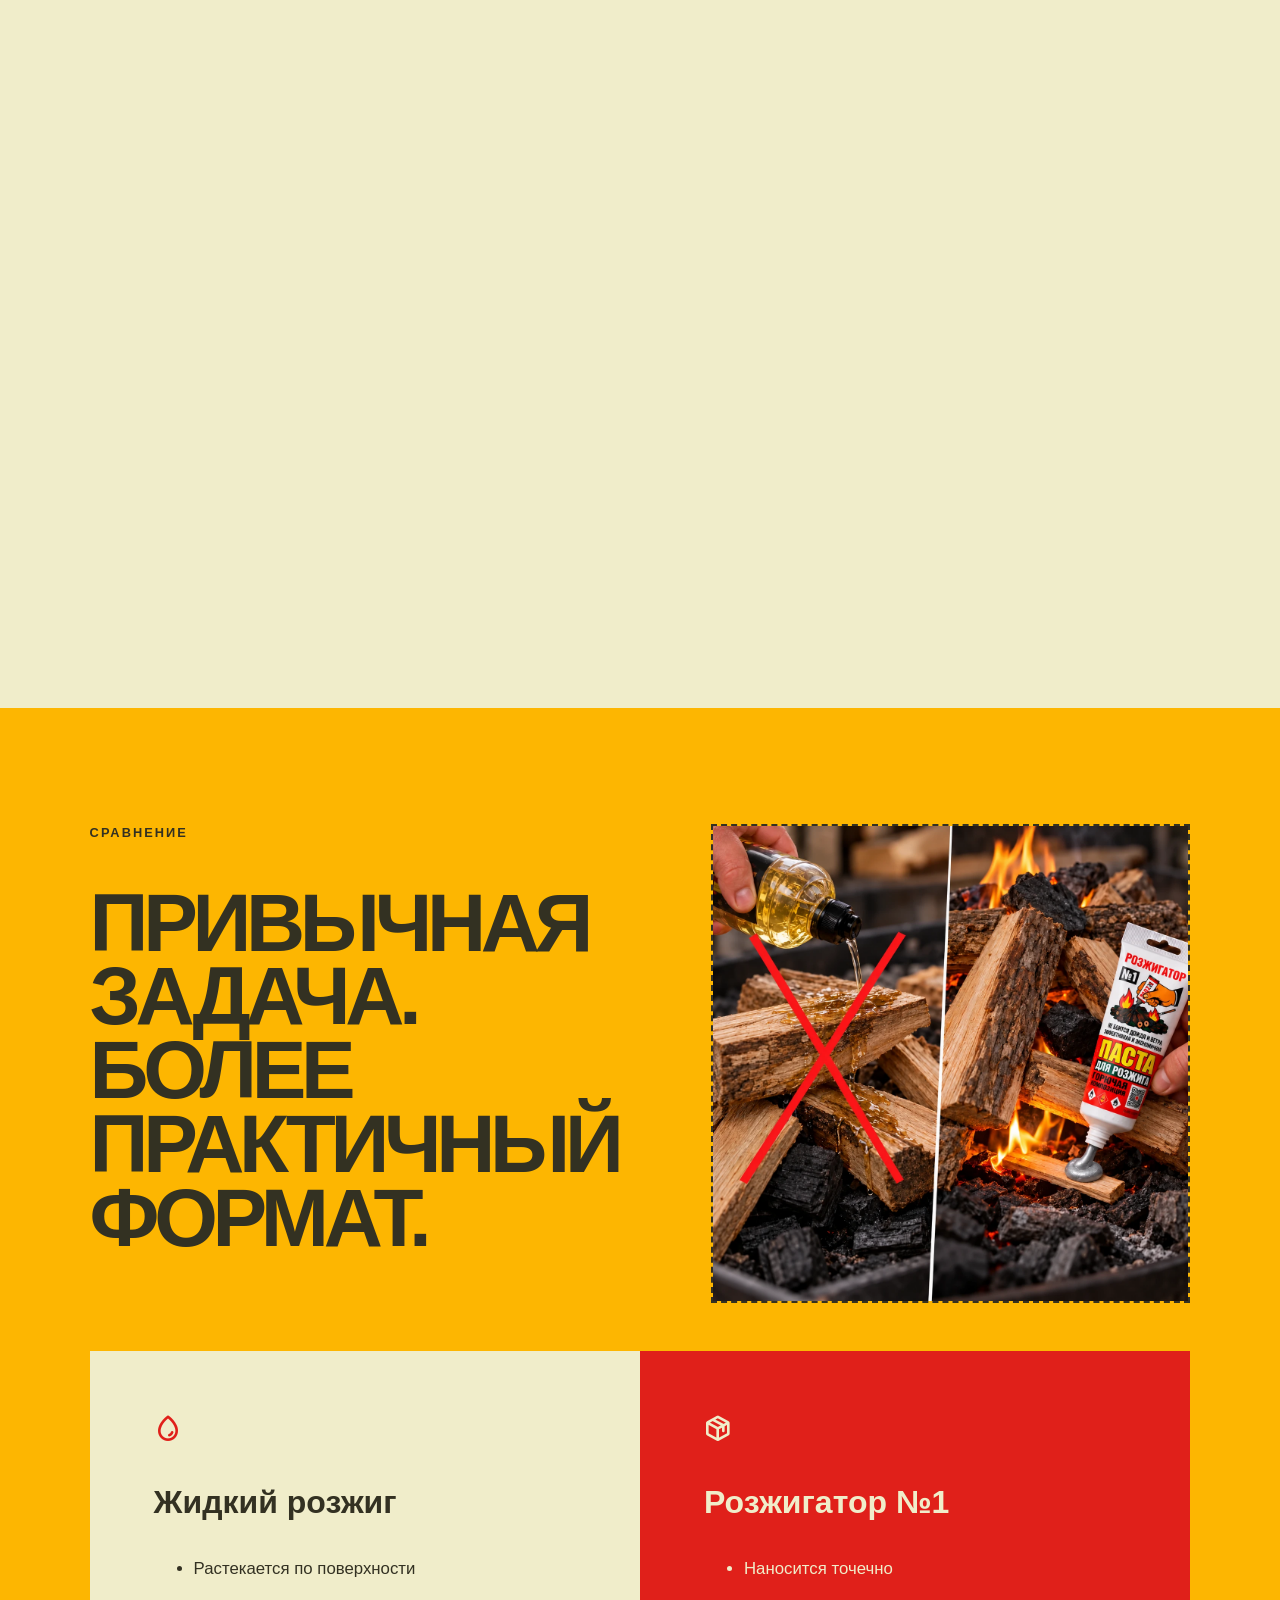
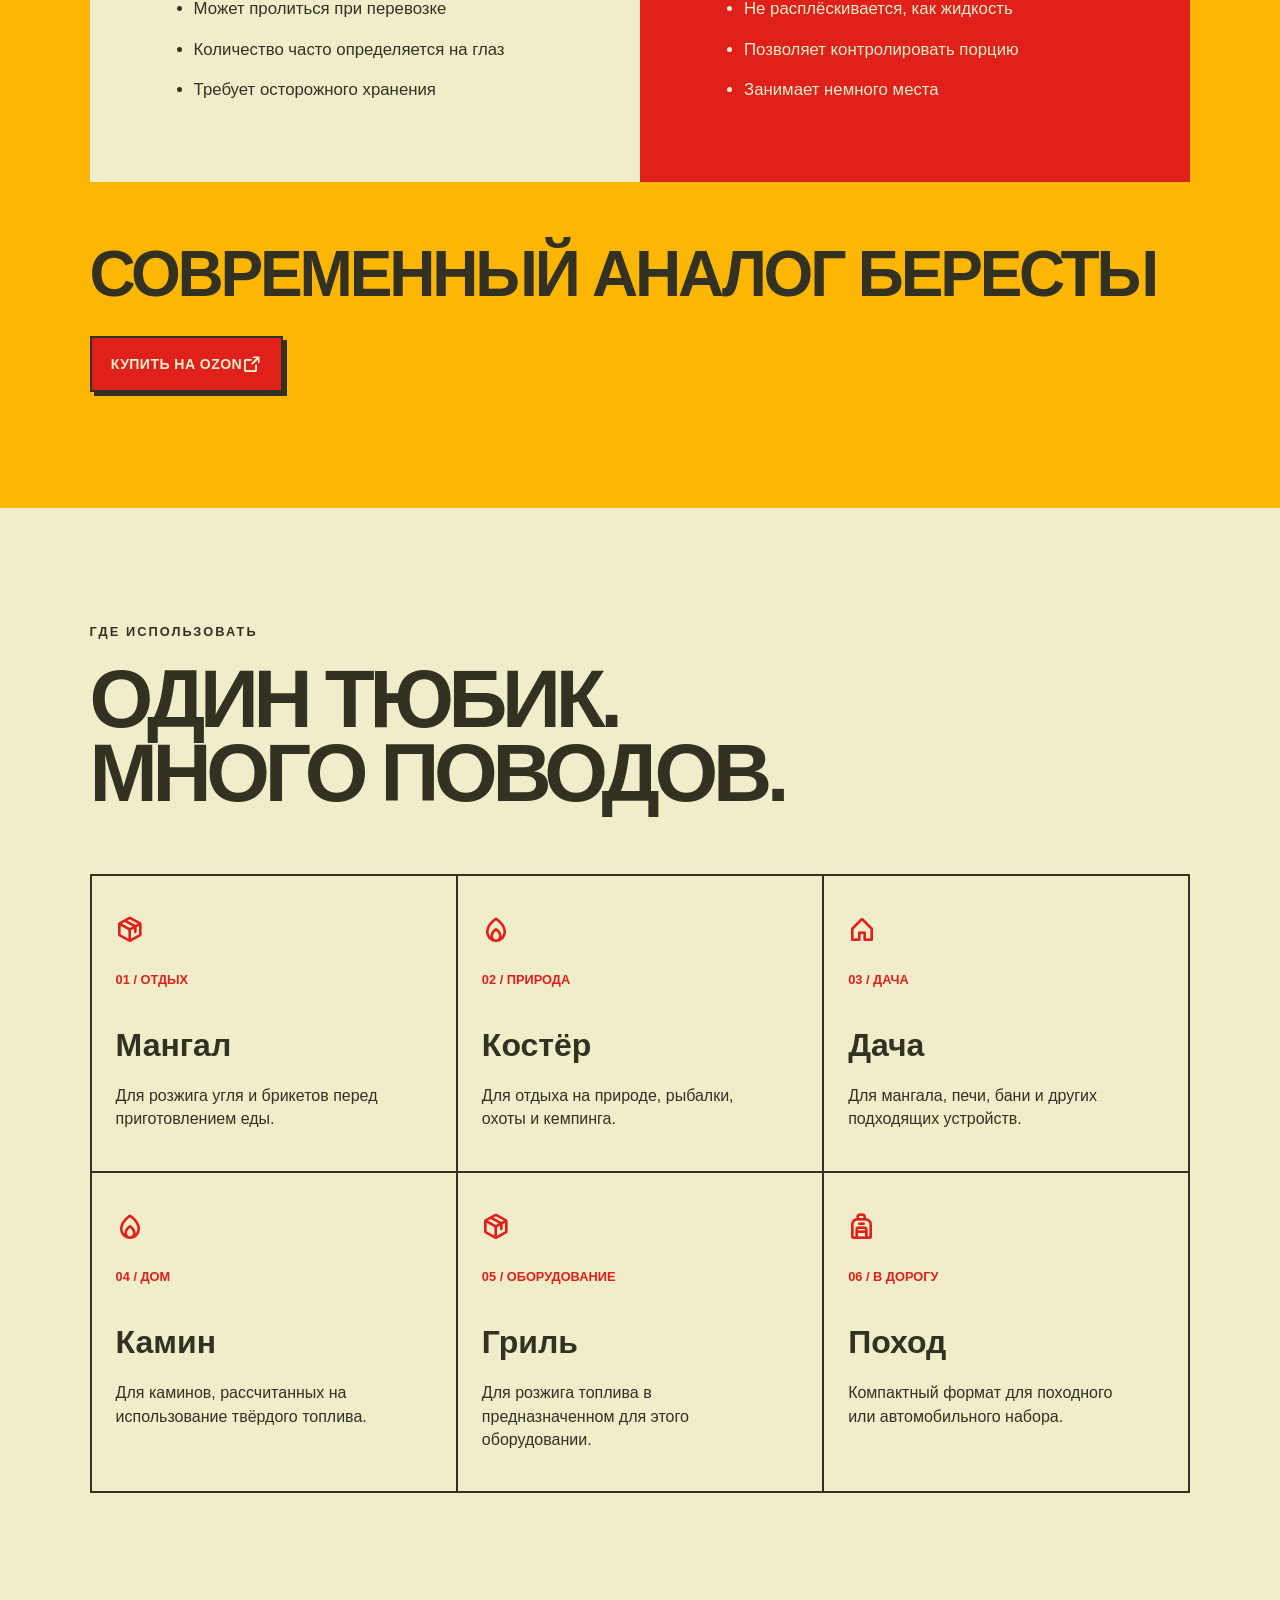
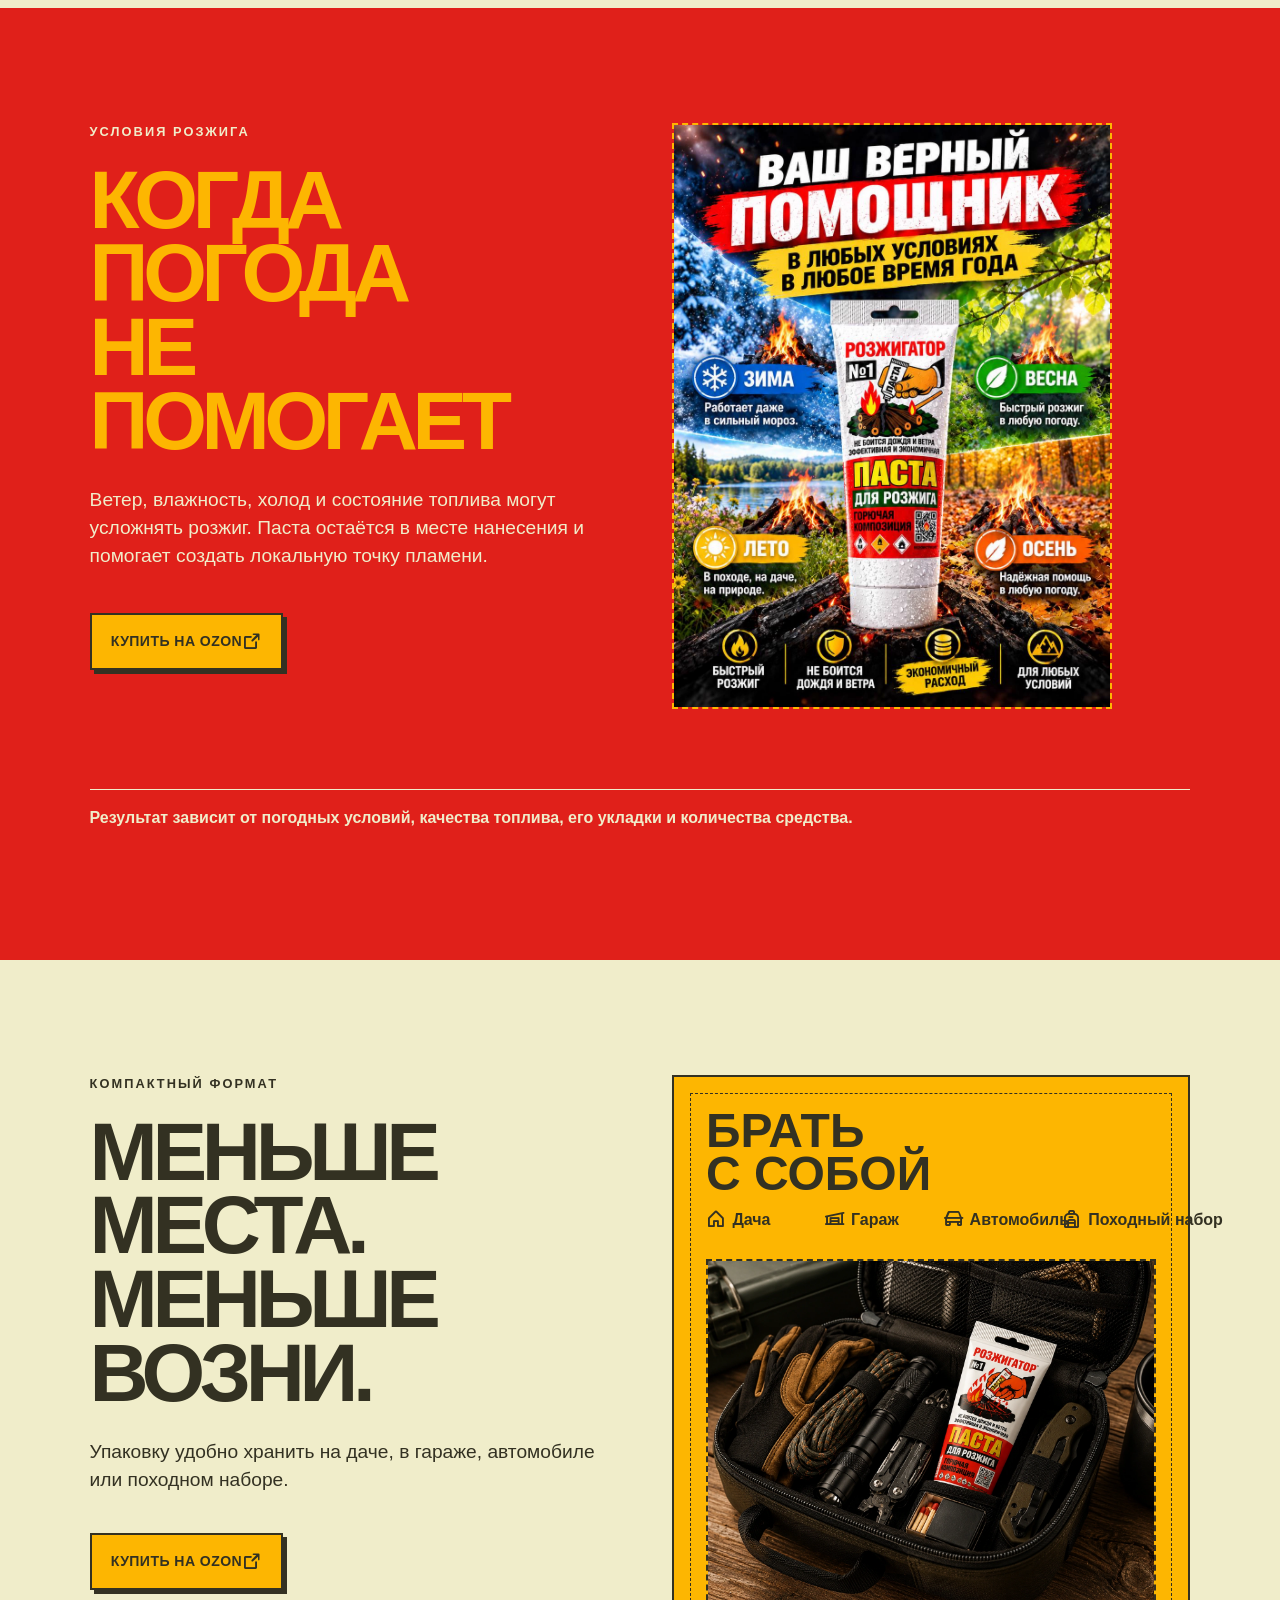
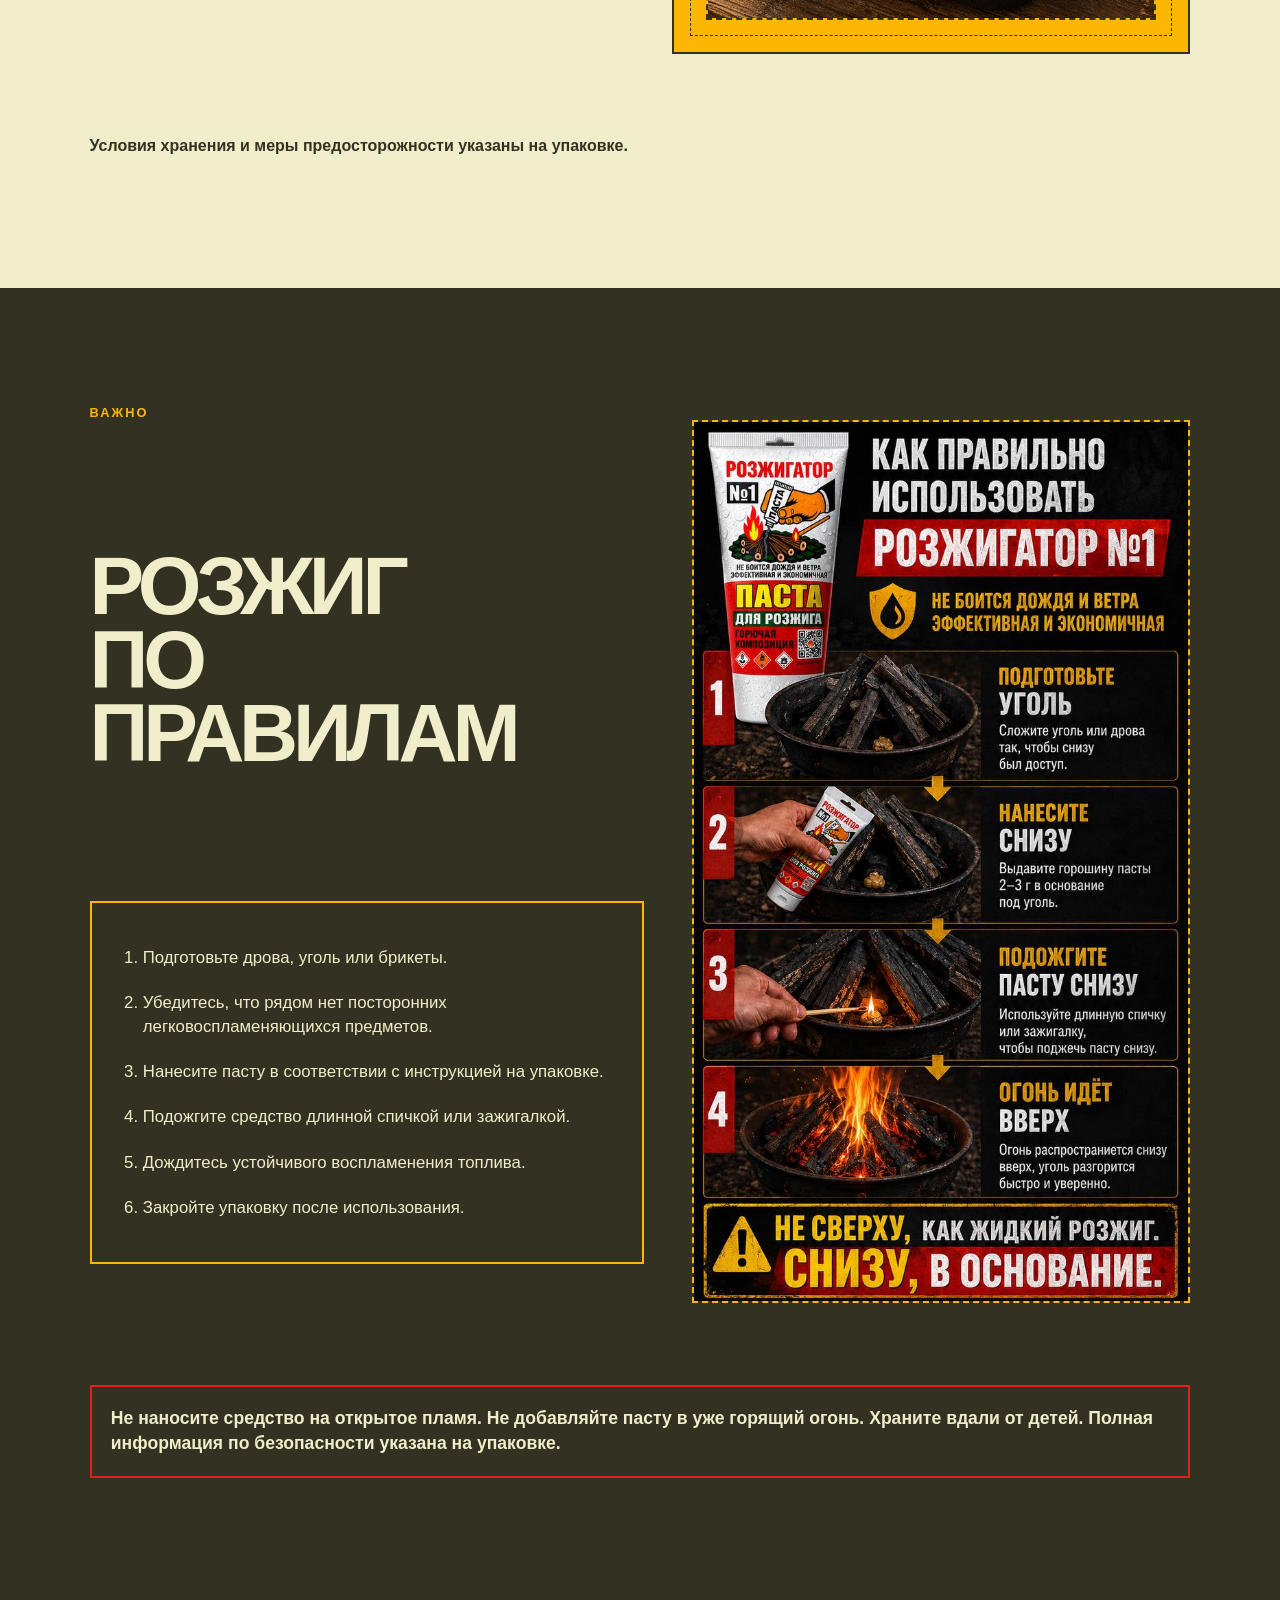
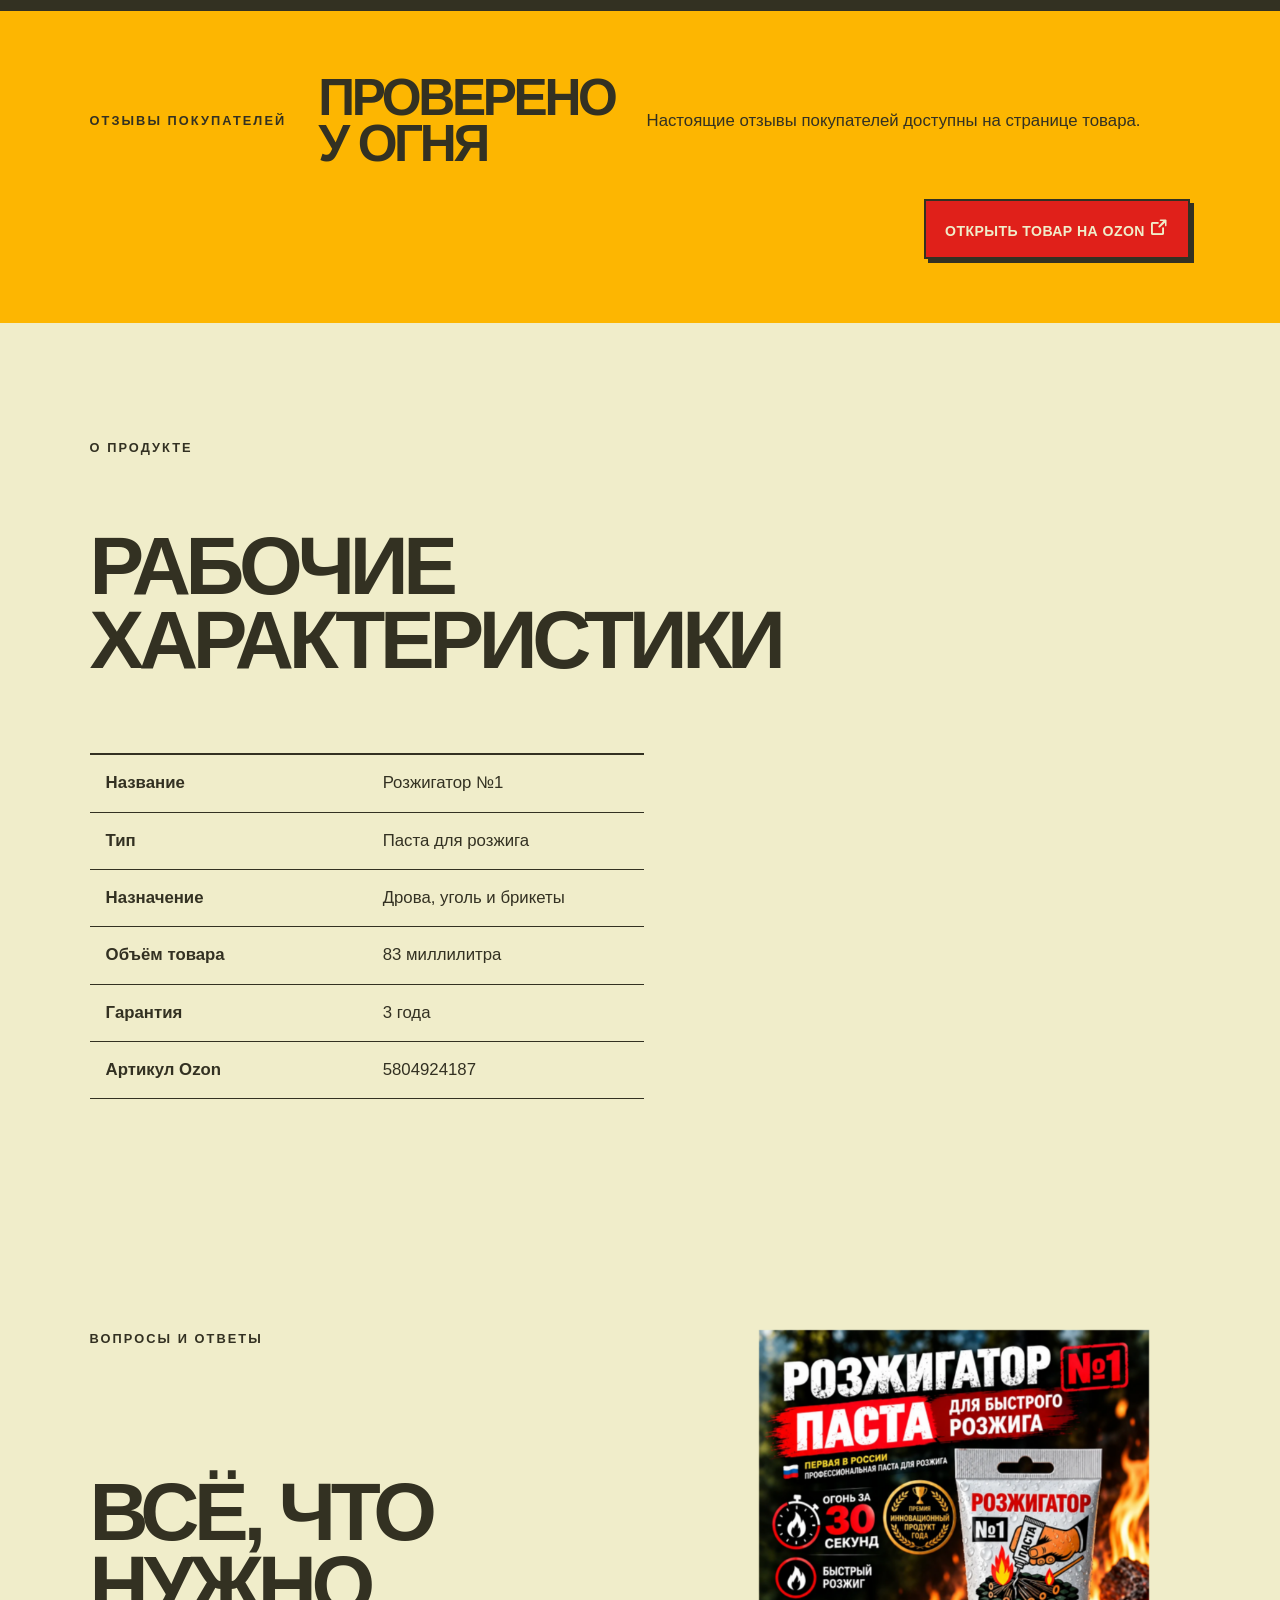
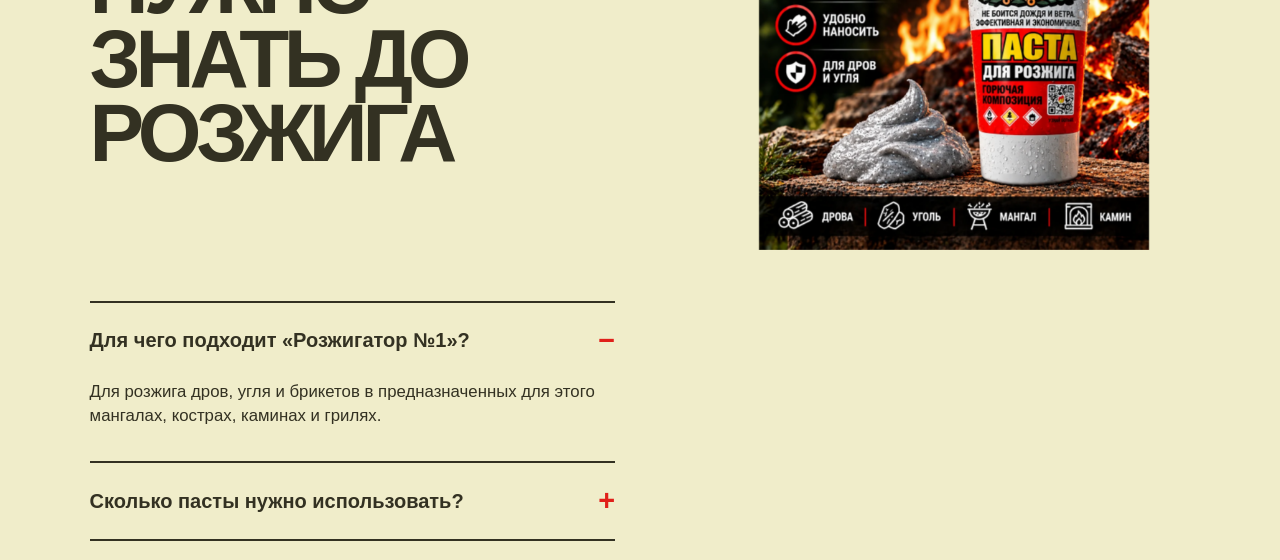
<file: rozzhigator/index.html>
<!doctype html><html lang="ru"><head><meta charset="UTF-8"><meta name="viewport" content="width=device-width, initial-scale=1"><meta name="robots" content="index,follow"><meta name="theme-color" content="#E0201A">
  <base href="../"><title>Паста для розжига «Розжигатор №1» — купить на Ozon</title><meta name="description" content="Паста для розжига дров, угля и брикетов в мангале, костре, камине и гриле. Точечное нанесение и компактный формат. Купить на Ozon."><!-- Canonical URL проекта на GitHub Pages --><link rel="canonical" href="https://gevget.github.io/vad/rozzhigator/"><meta property="og:type" content="product"><meta property="og:site_name" content="Продукты №1"><meta property="og:locale" content="ru_RU"><meta property="og:title" content="Паста для розжига «Розжигатор №1»"><meta property="og:description" content="Паста для розжига дров, угля и брикетов. Точечное нанесение, компактный формат и понятное применение."><meta property="og:url" content="https://gevget.github.io/vad/rozzhigator/"><meta property="og:image" content="https://gevget.github.io/vad/assets/images/products/rozzhigator-card.webp"><meta property="og:image:width" content="1200"><meta property="og:image:height" content="630"><meta property="og:image:alt" content="Розжигатор №1 — паста для розжига"><meta name="twitter:card" content="summary_large_image"><meta name="twitter:title" content="Паста для розжига «Розжигатор №1»"><meta name="twitter:description" content="Паста для розжига дров, угля и брикетов."><meta name="twitter:image" content="https://gevget.github.io/vad/assets/images/products/rozzhigator-card.webp"><link rel="icon" href="favicon.svg" type="image/svg+xml"><link rel="stylesheet" href="assets/css/styles.css"><link rel="stylesheet" href="assets/icons/phosphor/phosphor-bold.css"><link rel="stylesheet" href="assets/css/product.css"><link rel="stylesheet" href="assets/css/product-gallery.css"><script type="application/ld+json">{"@context":"https://schema.org","@type":"Product","name":"Розжигатор №1","description":"Паста для розжига дров, угля и брикетов в мангале, костре, камине или гриле.","url":"https://gevget.github.io/vad/rozzhigator/","sku":"5804924187","image":"https://gevget.github.io/vad/assets/images/products/rozzhigator-card.webp"}</script><script type="application/ld+json">{"@context":"https://schema.org","@type":"BreadcrumbList","itemListElement":[{"@type":"ListItem","position":1,"name":"Главная","item":"https://gevget.github.io/vad/"},{"@type":"ListItem","position":2,"name":"Продукты","item":"https://gevget.github.io/vad/#products"},{"@type":"ListItem","position":3,"name":"Розжигатор №1"}]}</script><script type="application/ld+json" id="faq-schema"></script><meta name="twitter:image:alt" content="Розжигатор №1 — паста для розжига"></head><body><a class="skip-link" href="#main">Перейти к содержимому</a><header class="site-header"><a class="brand" href="" aria-label="Продукты №1 — на главную"><span class="brand-mark">№1</span><span>ПРОДУКТЫ<br>ДЛЯ ДЕЛА</span></a><button class="menu-toggle" aria-expanded="false" aria-controls="primary-nav">Меню</button><nav id="primary-nav" class="primary-nav" aria-label="Основная навигация"><div class="nav-products"><button class="products-toggle" aria-expanded="true" aria-controls="products-menu">Продукты <span>+</span></button><div id="products-menu" class="products-menu open"><a href="rozzhigator/" aria-current="page">Розжигатор №1</a><a href="rabochaya-pasta/">Рабочая паста №1</a></div></div><a href="#about">О компании</a><a href="opt/">Оптовым покупателям</a><a href="contacts/">Контакты</a><a class="button button-small" href="opt/#wholesale-form">Заказать оптом</a></nav></header><main id="main">
<section class="product-hero"><div class="product-hero-copy"><nav class="breadcrumbs" aria-label="Хлебные крошки"><a href="">Главная</a><span>→</span><a href="#products">Продукты</a><span>→</span><span aria-current="page">Розжигатор №1</span></nav><p class="eyebrow">ПАСТА ДЛЯ РОЗЖИГА</p><h1>ОГОНЬ НАЧИНАЕТСЯ<br>С ОДНОЙ ТОЧКИ</h1><p class="product-lead">Паста для розжига дров, угля и брикетов в мангале, костре, камине или гриле.</p><div class="actions"><a class="button" data-ozon="rozzhigator" target="_blank" rel="noopener noreferrer" href="https://ozon.ru/t/7G5TuOY">Купить на Ozon ↗</a><a class="button button-outline" href="opt/#wholesale-form">Заказать оптом</a></div><div class="tag-row"><span><i class="icon icon--sm ph-bold ph-tree" aria-hidden="true"></i>Дрова</span><span><i class="icon icon--sm ph-bold ph-coins" aria-hidden="true"></i>Уголь</span><span><i class="icon icon--sm ph-bold ph-stack" aria-hidden="true"></i>Брикеты</span><span><i class="icon icon--sm ph-bold ph-fire" aria-hidden="true"></i>Мангал</span><span><i class="icon icon--sm ph-bold ph-campfire" aria-hidden="true"></i>Костёр</span><span><i class="icon icon--sm ph-bold ph-fire" aria-hidden="true"></i>Камин</span><span><i class="icon icon--sm ph-bold ph-fire" aria-hidden="true"></i>Гриль</span></div><p class="product-note">Нанесите пасту, подожгите и дайте пламени перейти на подготовленное топливо.</p></div><div class="product-hero-visual product-hero-visual--image"><img src="assets/images/products/rozzhigator-product-hero.webp" width="1086" height="1448" fetchpriority="high" alt="Розжигатор №1 — паста для быстрого розжига на фоне огня"></div></section>
<section class="product-gallery product-gallery--fire" aria-label="Фотографии Розжигатора №1">
  <ul class="product-gallery__track" tabindex="0" aria-label="Фотографии Розжигатора №1">
    <li><button class="product-gallery__item" type="button" data-gallery-image="photo/new2/rozzhigator/IMG_7155-square.webp" aria-label="Открыть фото о преимуществах Розжигатора"><img src="photo/new2/rozzhigator/IMG_7155-square.webp" alt="Инфографика о преимуществах и составе пасты Розжигатор №1" width="1254" height="1254" loading="lazy" decoding="async"></button></li>
    <li><button class="product-gallery__item" type="button" data-gallery-image="photo/new2/rozzhigator/IMG_7121-square.webp" aria-label="Открыть фото о местах применения"><img src="photo/new2/rozzhigator/IMG_7121-square.webp" alt="Где применять Розжигатор №1" width="1254" height="1254" loading="lazy" decoding="async"></button></li>
    <li><button class="product-gallery__item" type="button" data-gallery-image="photo/new2/rozzhigator/IMG_7159.webp" aria-label="Открыть фото Розжигатора №1 для розжига бани"><img src="photo/new2/rozzhigator/IMG_7159.webp" alt="Розжигатор №1 — паста для розжига в бане осенью" width="1024" height="1024" loading="lazy" decoding="async"></button></li>
    <li><button class="product-gallery__item" type="button" data-gallery-image="photo/new2/rozzhigator/IMG_7137.JPG" aria-label="Открыть общую инструкцию по Розжигатору"><img src="photo/new2/rozzhigator/IMG_7137.JPG" alt="Инструкция, преимущества и применение Розжигатора №1" width="640" height="640" loading="lazy" decoding="async"></button></li></ul>
</section>
<section class="difference section-pad"><div class="section-intro"><p class="eyebrow">ПАСТА, А НЕ ЖИДКОСТЬ</p><h2>НЕ ЛЕЙТЕ.<br>НАНОСИТЕ.</h2><p>Жидкое средство растекается по топливу и часто расходуется на глаз. Паста наносится именно туда, где нужно начать розжиг.</p></div><figure class="media-slot difference-media"><img src="assets/images/products/rozzhigator-no-liquid.webp" width="960" height="1280" loading="lazy" alt="Безопасное применение пасты для розжига: наносите у основания дров, держите средство вдали от детей и животных" decoding="async"></figure><div class="process-strip"><div><b>01</b><span>УПАКОВКА</span></div><i>→</i><div><b>02</b><span>ТОЧКА<br>НАНЕСЕНИЯ</span></div><i>→</i><div><b>03</b><span>ПЛАМЯ</span></div><i>→</i><div><b>04</b><span>ТОПЛИВО</span></div></div><div class="three-points"><div><b>ТОЧНОЕ НАНЕСЕНИЕ</b><p>Паста наносится локально, а не разливается по всей поверхности.</p></div><div><b>СТАБИЛЬНОЕ ПЛАМЯ</b><p>Помогает разжечь подготовленные дрова, уголь или брикеты.</p></div><div><b>УДОБНО С СОБОЙ</b><p>Компактную упаковку удобно хранить и брать с собой.</p></div><div><b>ЗАЯВЛЕННЫЕ СВОЙСТВА</b><p>Используйте средство согласно инструкции на упаковке.</p></div><div><b>БЕЗ РЕЗКОГО ЗАПАХА</b><p>Комфортнее наносить и использовать при розжиге.</p></div></div><a class="button" data-ozon="rozzhigator" target="_blank" rel="noopener noreferrer" href="https://ozon.ru/t/7G5TuOY">Купить на Ozon ↗</a></section>
<section class="videos-section section-pad"><div class="videos-inner"><div class="section-intro"><p class="eyebrow">ВИЗУАЛИЗАЦИЯ</p><h2>КАК РАБОТАЕТ<br>РОЗЖИГАТОР</h2><p>Короткие видео показывают нанесение пасты и её работу в реальных сценариях.</p></div><div class="video-grid"><figure><video controls preload="auto" playsinline poster="assets/images/products/rozzhigator-video-02.webp"><source src="assets/videos/rozzhigator-02.mp4" type="video/mp4">Ваш браузер не поддерживает видео.</video></figure><figure><video controls preload="auto" playsinline poster="assets/images/products/rozzhigator-video-03.webp"><source src="assets/videos/rozzhigator-03.mp4" type="video/mp4">Ваш браузер не поддерживает видео.</video></figure><figure><video controls preload="auto" playsinline poster="assets/images/products/rozzhigator-video-01.webp"><source src="assets/videos/rozzhigator-01.mp4" type="video/mp4">Ваш браузер не поддерживает видео.</video></figure><figure><video controls preload="auto" playsinline poster="assets/images/products/rozzhigator-video-04.webp"><source src="assets/videos/rozzhigator-04.mp4" type="video/mp4">Ваш браузер не поддерживает видео.</video></figure></div></div></section><section class="video-guide" aria-label="Пошаговая инструкция по применению Розжигатора №1"><picture><source media="(max-width: 850px)" srcset="assets/images/products/rozzhigator-video-guide-mobile.webp"><img src="assets/images/products/rozzhigator-video-guide-desktop.webp" width="2172" height="724" loading="lazy" decoding="async" alt="Пошаговая инструкция по применению пасты Розжигатор №1"></picture></section><section class="steps section-pad dark"><p class="eyebrow">ПРИНЦИП РОЗЖИГА</p><h2>ТРИ ДЕЙСТВИЯ<br>ДО ОГНЯ</h2><div class="step-list"><div><b>01</b><h3>Нанесите</h3><p>Поместите необходимое количество пасты на подготовленное топливо или вспомогательный брусок в соответствии с инструкцией на упаковке.</p></div><div><b>02</b><h3>Подожгите</h3><p>Используйте длинную спичку или зажигалку, соблюдая меры безопасности.</p></div><div><b>03</b><h3>Дайте разгореться</h3><p>Подождите, пока пламя перейдёт на дрова, уголь или брикеты.</p></div></div><p class="fine-note">Точный способ применения и количество средства указаны на упаковке.</p></section>
<section class="compare section-pad"><p class="eyebrow">СРАВНЕНИЕ</p><h2>ПРИВЫЧНАЯ ЗАДАЧА.<br>БОЛЕЕ ПРАКТИЧНЫЙ ФОРМАТ.</h2><div class="compare-grid"><div><h3>Жидкий розжиг</h3><ul><li>Растекается по поверхности</li><li>Может пролиться при перевозке</li><li>Количество часто определяется на глаз</li><li>Требует осторожного хранения</li></ul></div><div class="compare-paste"><h3>Розжигатор №1</h3><ul><li>Наносится точечно</li><li>Не расплёскивается, как жидкость</li><li>Позволяет контролировать порцию</li><li>Занимает немного места</li></ul></div></div><p class="big-line">СОВРЕМЕННЫЙ АНАЛОГ БЕРЕСТЫ</p><a class="button" data-ozon="rozzhigator" target="_blank" rel="noopener noreferrer" href="https://ozon.ru/t/7G5TuOY">Купить на Ozon ↗</a></section>
<section class="use-cases section-pad"><p class="eyebrow">ГДЕ ИСПОЛЬЗОВАТЬ</p><h2>ОДИН ТЮБИК.<br>МНОГО ПОВОДОВ.</h2><div class="use-map"><div><b>01 / ОТДЫХ</b><span aria-hidden="true"></span><h3>Мангал</h3><p>Для розжига угля и брикетов перед приготовлением еды.</p></div><div><b>02 / ПРИРОДА</b><span aria-hidden="true"></span><h3>Костёр</h3><p>Для отдыха на природе, рыбалки, охоты и кемпинга.</p></div><div><b>03 / ДАЧА</b><span aria-hidden="true"></span><h3>Дача</h3><p>Для мангала, печи, бани и других подходящих устройств.</p></div><div><b>04 / ДОМ</b><span aria-hidden="true"></span><h3>Камин</h3><p>Для каминов, рассчитанных на использование твёрдого топлива.</p></div><div><b>05 / ОБОРУДОВАНИЕ</b><span aria-hidden="true"></span><h3>Гриль</h3><p>Для розжига топлива в предназначенном для этого оборудовании.</p></div><div><b>06 / В ДОРОГУ</b><span aria-hidden="true"></span><h3>Поход</h3><p>Компактный формат для походного или автомобильного набора.</p></div></div></section>
<section class="conditions section-pad"><div><p class="eyebrow">УСЛОВИЯ РОЗЖИГА</p><h2>КОГДА ПОГОДА<br>НЕ ПОМОГАЕТ</h2><p>Ветер, влажность, холод и состояние топлива могут усложнять розжиг. Паста остаётся в месте нанесения и помогает создать локальную точку пламени.</p><a class="button button-yellow" data-ozon="rozzhigator" target="_blank" rel="noopener noreferrer" href="https://ozon.ru/t/7G5TuOY">Купить на Ozon ↗</a></div><figure class="media-slot conditions-media"><img src="assets/images/products/rozzhigator-weather-guide.webp" width="960" height="1280" loading="lazy" alt="Инфографика: Розжигатор №1 помогает разжигать огонь в любую погоду и при разных условиях" decoding="async"></figure><p class="fine-note">Результат зависит от погодных условий, качества топлива, его укладки и количества средства.</p></section>
<section class="storage section-pad"><div><p class="eyebrow">КОМПАКТНЫЙ ФОРМАТ</p><h2>МЕНЬШЕ МЕСТА.<br>МЕНЬШЕ ВОЗНИ.</h2><p>Упаковку удобно хранить на даче, в гараже, автомобиле или походном наборе.</p><a class="button button-yellow" data-ozon="rozzhigator" target="_blank" rel="noopener noreferrer" href="https://ozon.ru/t/7G5TuOY">Купить на Ozon ↗</a></div><div class="storage-diagram"><b>БРАТЬ<br>С СОБОЙ</b><span><i class="icon icon--sm ph-bold ph-house" aria-hidden="true"></i>Дача</span><span><i class="icon icon--sm ph-bold ph-warehouse" aria-hidden="true"></i>Гараж</span><span><i class="icon icon--sm ph-bold ph-car" aria-hidden="true"></i>Автомобиль</span><span><i class="icon icon--sm ph-bold ph-backpack" aria-hidden="true"></i>Походный набор</span></div><p class="fine-note">Условия хранения и меры предосторожности указаны на упаковке.</p></section>
<section class="safety section-pad"><p class="eyebrow">ВАЖНО</p><h2>РОЗЖИГ<br>ПО ПРАВИЛАМ</h2><figure class="media-slot safety-media"><img src="assets/images/products/rozzhigator-safety.webp" width="720" height="1280" loading="lazy" alt="Инфографика по правилам использования Розжигатора №1: подготовьте топливо, нанесите пасту, подожгите и дождитесь огня" decoding="async"></figure><ol><li>Подготовьте дрова, уголь или брикеты.</li><li>Убедитесь, что рядом нет посторонних легковоспламеняющихся предметов.</li><li>Нанесите пасту в соответствии с инструкцией на упаковке.</li><li>Подожгите средство длинной спичкой или зажигалкой.</li><li>Дождитесь устойчивого воспламенения топлива.</li><li>Закройте упаковку после использования.</li></ol><p class="warning">Не наносите средство на открытое пламя. Не добавляйте пасту в уже горящий огонь. Храните вдали от детей. Полная информация по безопасности указана на упаковке.</p></section>
<section class="reviews section-pad"><p class="eyebrow">ОТЗЫВЫ ПОКУПАТЕЛЕЙ</p><h2>ПРОВЕРЕНО<br>У ОГНЯ</h2><!-- TODO: добавить только подтверждённые отзывы с Ozon --><p>Настоящие отзывы покупателей доступны на странице товара.</p><a class="button" target="_blank" rel="noopener noreferrer" href="https://ozon.ru/t/7G5TuOY">Открыть товар на Ozon ↗</a></section>
<section class="specs section-pad"><p class="eyebrow">О ПРОДУКТЕ</p><h2>РАБОЧИЕ<br>ХАРАКТЕРИСТИКИ</h2><dl><dt>Название</dt><dd>Розжигатор №1</dd><dt>Тип</dt><dd>Паста для розжига</dd><dt>Назначение</dt><dd>Дрова, уголь и брикеты</dd><dt>Объём товара</dt><dd>83 миллилитра</dd><dt>Гарантия</dt><dd>3 года</dd><dt>Артикул Ozon</dt><dd>5804924187</dd></dl><!-- TODO: добавить подтверждённые массу, состав, срок годности и условия хранения --></section>
<section class="faq section-pad"><p class="eyebrow">ВОПРОСЫ И ОТВЕТЫ</p><h2>ВСЁ, ЧТО НУЖНО<br>ЗНАТЬ ДО РОЗЖИГА</h2><div class="faq-list"><details open><summary>Для чего подходит «Розжигатор №1»?</summary><p>Для розжига дров, угля и брикетов в предназначенных для этого мангалах, кострах, каминах и грилях.</p></details><details><summary>Сколько пасты нужно использовать?</summary><p>Количество зависит от топлива и условий. Используйте средство в соответствии с инструкцией на упаковке.</p></details><details><summary>Можно ли добавлять пасту в горящий огонь?</summary><p>Нет. Не наносите средство на открытое пламя и не добавляйте его в уже горящее топливо.</p></details><details><summary>Можно ли использовать пасту в камине?</summary><p>Да, если камин рассчитан на твёрдое топливо и использование подобных средств не противоречит инструкции оборудования.</p></details><details><summary>Подходит ли средство для угля и брикетов?</summary><p>Да, продукт предназначен для розжига дров, угля и брикетов.</p></details><details><summary>Где купить «Розжигатор №1»?</summary><p>Розничный заказ можно оформить на Ozon. Для магазинов, сетей и дистрибьюторов предусмотрены оптовые поставки.</p></details></div></section>
<section class="product-final section-pad"><p class="eyebrow">РОЗЖИГАТОР №1</p><h2>ХВАТИТ РАЗВОДИТЬ РАЗГОВОРЫ.<br>ПОРА РАЗВОДИТЬ ОГОНЬ.</h2><div class="actions"><a class="button button-yellow" target="_blank" rel="noopener noreferrer" href="https://ozon.ru/t/7G5TuOY">Купить на Ozon ↗</a><a class="button button-outline" href="opt/#wholesale-form">Заказать оптом</a><a class="text-link" href="rabochaya-pasta/">Посмотреть Рабочую пасту №1 →</a></div></section></main><footer class="site-footer"><div class="footer-brand"><span class="brand-mark">№1</span><p>Продукты №1.<br>Практичные решения<br>для реальных задач.</p></div><div><h3>Продукты</h3><a href="rozzhigator/">Розжигатор №1</a><a href="rabochaya-pasta/">Рабочая паста №1</a></div><div><h3>Покупателям</h3><a href="opt/">Оптовым покупателям</a><a href="contacts/">Контакты</a></div><div><h3>Документы</h3><a href="privacy/">Политика обработки данных</a><a href="consent/">Согласие на обработку данных</a></div><div><h3>Мы на связи</h3><a class="footer-phone" href="tel:+79214774777">+7 (921) 477-47-77</a><a class="footer-phone" href="tel:+79524774777">+7 (952) 477-47-77</a><div class="footer-socials"><!-- PLACEHOLDER: заменить на подтверждённые контактные данные --><a class="footer-social-link" href="https://t.me/Rabochayapastadlyaruknomer1" target="_blank" rel="noopener noreferrer" aria-label="Telegram — канал Рабочая паста №1"><img src="assets/icons/brands/telegram.svg" alt="" width="24" height="24"></a><a class="footer-social-link" href="https://max.ru/join/h308RtB3o9O3E5S8RD9xw1-KrrHeEQucvA1G_etLBjs" target="_blank" rel="noopener noreferrer" aria-label="Открыть MAX">MAX</a><!-- PLACEHOLDER: заменить на подтверждённые контактные данные --><a class="footer-social-link" href="https://vk.ru/club241796060" target="_blank" rel="noopener noreferrer" aria-label="ВКонтакте — сообщество 241796060"><img src="assets/icons/brands/vk.svg" alt="" width="24" height="24"></a></div></div><p class="copyright">Продукты №1, 2026.</p></footer><div class="footer-disclaimer" role="note">Изображения товара являются визуализацией: внешний вид и упаковка могут отличаться от фактических. Заявленные характеристики и свойства продукта соответствуют реальному товару.</div><div class="footer-credit"><a href="https://tolk-usite.com/" target="_blank" rel="noopener noreferrer">Сделано с Толком</a></div><script src="assets/js/main.js" defer></script><script src="assets/js/product-gallery.js" defer></script></body></html>
</file>
<file: assets/css/styles.css>
:root{--red:#E0201A;--yellow:#FDB601;--cream:#F0EDCA;--black:#333122;--line:2px solid var(--black);--shadow:8px 8px 0 var(--black)}@font-face{font-family:SiteSans;src:local(Arial);font-display:swap}*{box-sizing:border-box}html{scroll-behavior:smooth}body{margin:0;background:var(--cream);color:var(--black);font-family:SiteSans,Arial,sans-serif;line-height:1.45}a{color:inherit;text-decoration:none}a:focus-visible,button:focus-visible{outline:3px solid var(--red);outline-offset:4px}.skip-link{position:absolute;left:1rem;top:-4rem;background:var(--yellow);padding:.7rem;z-index:20}.skip-link:focus{top:1rem}.site-header{min-height:82px;border-bottom:var(--line);display:flex;align-items:center;justify-content:space-between;padding:0 clamp(1rem,4vw,4rem);position:sticky;top:0;background:var(--cream);z-index:100}.brand{display:flex;align-items:center;gap:.75rem;font-size:.72rem;font-weight:900;line-height:1.05;letter-spacing:.05em}.brand-mark{display:grid;place-items:center;width:42px;height:42px;background:var(--red);color:var(--cream);font-size:1.15rem;font-weight:900;transform:rotate(-8deg)}.primary-nav{display:flex;align-items:center;gap:clamp(1rem,2.5vw,2.5rem);font-size:.78rem;font-weight:700;text-transform:uppercase}.primary-nav>a:not(.button),.products-toggle{padding:.9rem 0}.products-toggle{border:0;background:transparent;color:inherit;font:inherit;text-transform:uppercase;cursor:pointer}.products-toggle span{color:var(--red);margin-left:.3rem}.nav-products{position:relative}.products-menu{display:none;position:absolute;top:100%;left:-1rem;background:var(--black);color:var(--cream);min-width:210px;padding:.5rem}.products-menu.open{display:grid}.products-menu a{padding:.75rem}.menu-toggle{display:none}.button{display:inline-block;background:var(--red);color:var(--cream);border:2px solid var(--black);box-shadow:4px 4px 0 var(--black);padding:1rem 1.2rem;font-weight:900;text-transform:uppercase;font-size:.75rem;letter-spacing:.03em;transition:transform .2s,box-shadow .2s}.button:hover{transform:translate(3px,3px);box-shadow:1px 1px 0 var(--black)}.button-small{padding:.7rem .85rem}.button-outline{background:transparent;color:var(--black)}.button-dark{background:var(--black);color:var(--cream);border-color:var(--black);box-shadow:4px 4px 0 var(--red)}.button-yellow{background:var(--yellow);color:var(--black)}.section-pad{padding:clamp(4rem,9vw,9rem) clamp(1rem,7vw,7rem)}.section-grid{display:grid;grid-template-columns:1fr 1fr;min-height:650px}.hero-copy{padding:clamp(4rem,8vw,8rem) clamp(1rem,7vw,7rem);display:flex;flex-direction:column;justify-content:center}.eyebrow{font-size:.7rem;font-weight:900;letter-spacing:.16em;margin:0 0 1.3rem}.hero h1,h2{font-size:clamp(2.8rem,6.4vw,7rem);line-height:.9;letter-spacing:-.065em;margin:.2rem 0 1.8rem;font-weight:900}.lead{font-size:clamp(1.15rem,2vw,1.55rem);max-width:480px}.actions{display:flex;gap:1rem;flex-wrap:wrap;margin:1.5rem 0}.micro-labels{display:flex;flex-wrap:wrap;gap:.5rem;margin-top:2rem}.micro-labels span,.category-list span{border:1px solid var(--black);padding:.4rem .55rem;text-transform:uppercase;font-size:.65rem;font-weight:700}.hero-poster{background:var(--red);position:relative;overflow:hidden;display:grid;grid-template-columns:1fr 1fr;align-items:center;padding:clamp(2rem,6vw,6rem);gap:1rem}.hero-poster:before,.hero-poster:after{content:"";position:absolute;border:2px solid var(--black);width:180%;height:40%;transform:rotate(-35deg);left:-40%;opacity:.35}.hero-poster:before{top:15%}.hero-poster:after{bottom:5%}.poster-panel{position:relative;z-index:1;min-height:280px;border:var(--line);display:flex;flex-direction:column;justify-content:space-between;padding:1rem;box-shadow:var(--shadow)}.fire-panel{background:var(--yellow);transform:rotate(-4deg)}.clean-panel{background:var(--cream);transform:rotate(4deg)}.poster-panel strong{font-size:clamp(4rem,9vw,9rem);line-height:.75;letter-spacing:-.1em}.poster-panel small{font-weight:900;font-size:.65rem}.stamp{font-size:.65rem;font-weight:900;letter-spacing:.15em}.crosshair{position:absolute;z-index:2;left:50%;top:50%;font-size:4rem;font-weight:100;transform:translate(-50%,-50%)}.burst{position:absolute;width:200px;height:200px;background:var(--yellow);clip-path:polygon(50% 0,61% 36%,86% 14%,70% 42%,100% 50%,69% 60%,86% 86%,60% 70%,50% 100%,40% 69%,14% 86%,30% 60%,0 50%,31% 40%,14% 14%,39% 36%);opacity:.35}.section-intro{max-width:780px}.section-intro>p:last-child{max-width:550px}.products{border-top:var(--line)}.product-split{display:grid;grid-template-columns:1fr 1fr;margin:4rem calc(clamp(1rem,7vw,7rem)*-1) calc(clamp(4rem,9vw,9rem)*-1)}.product{padding:clamp(2rem,5vw,5rem);display:grid;grid-template-columns:1fr 1.1fr;gap:2rem;align-items:center;min-height:570px}.product-fire{background:var(--red)}.product-clean{background:var(--yellow)}.product-art{aspect-ratio:3/4;border:var(--line);display:flex;flex-direction:column;justify-content:space-between;padding:1rem;box-shadow:var(--shadow);background:repeating-linear-gradient(135deg,transparent 0 20px,var(--black) 21px 24px)}.product-art span{font-weight:900;font-size:.7rem}.product-art b{font-size:clamp(5rem,10vw,10rem);line-height:.7;letter-spacing:-.12em}.product-clean .product-art{background:repeating-linear-gradient(45deg,var(--cream) 0 22px,var(--black) 23px 26px)}.product h3,.principles h3{font-size:clamp(1.7rem,3vw,3rem);line-height:.95;margin:.5rem 0 1rem}.product ul{padding-left:1.1rem;font-weight:700;font-size:.82rem}.product li{margin:.5rem 0}.text-link{font-weight:900;text-transform:uppercase;font-size:.75rem;border-bottom:2px solid currentColor;padding-bottom:.3rem}.text-link span{color:var(--red)}.principles{background:var(--black);color:var(--cream)}.principles .eyebrow{color:var(--yellow)}.principle-list{display:grid;grid-template-columns:repeat(3,1fr);border-top:1px solid var(--cream);border-bottom:1px solid var(--cream);margin:4rem 0}.principle-list>div{padding:2rem;border-right:1px solid var(--cream)}.principle-list>div:last-child{border:0}.principle-list b{font-size:3rem;color:var(--red)}.closing-line{font-weight:900;font-size:clamp(1.5rem,3vw,3rem);max-width:700px;line-height:1}.scenarios{background:var(--yellow)}.scenario-map{display:flex;flex-wrap:wrap;gap:1rem;max-width:900px;margin:4rem 0}.scenario{border:var(--line);padding:1rem 1.4rem;font-weight:900;text-transform:uppercase;box-shadow:4px 4px 0 var(--black);transform:rotate(-2deg)}.scenario:nth-child(even){transform:rotate(2deg)}.scenario.fire{background:var(--red);color:var(--cream)}.scenario.work{background:var(--cream)}.about{display:grid;grid-template-columns:1fr 1fr;gap:5rem;border-top:var(--line)}.about-copy{font-size:1.1rem;max-width:650px}.facts{border-top:var(--line);margin-top:2rem;padding-top:1rem;display:grid;gap:.7rem;font-size:.8rem;font-weight:900;text-transform:uppercase}.facts span{display:flex;justify-content:space-between;border-bottom:1px solid var(--black);padding-bottom:.5rem}.facts i{font-style:normal;font-weight:400}.wholesale{background:var(--red);color:var(--cream)}.wholesale h2{margin-bottom:1.5rem}.wholesale>p:not(.eyebrow){max-width:600px;font-size:1.15rem}.category-list{display:flex;flex-wrap:wrap;gap:.5rem;max-width:800px;margin:2rem 0}.category-list span{border-color:var(--cream)}.wholesale small{display:block;margin-top:1.5rem}.final-cta{display:grid;grid-template-columns:1fr 1.2fr;gap:3rem}.final-links{border-top:var(--line)}.final-links a{display:grid;grid-template-columns:45px 1fr 20px;align-items:center;padding:1rem 0;border-bottom:var(--line);font-size:clamp(1.2rem,2vw,2rem);font-weight:900}.final-links span{font-size:.75rem}.final-links b{color:var(--red)}.final-links .red-link{color:var(--red)}.site-footer{background:var(--black);color:var(--cream);padding:4rem clamp(1rem,7vw,7rem) 2rem;display:grid;grid-template-columns:1.5fr repeat(4,1fr);gap:2rem;font-size:.78rem}.site-footer h3{color:var(--yellow);font-size:.7rem;text-transform:uppercase}.site-footer a,.site-footer span{display:block;margin:.6rem 0}.footer-brand p{font-weight:900}.copyright{grid-column:1/-1;border-top:1px solid var(--cream);padding-top:1.5rem;margin-top:2rem;font-size:.7rem}.error-page{display:grid;place-items:center;min-height:100vh}.error-page main{padding:2rem;text-align:center}.error-page h1{font-size:clamp(4rem,12vw,10rem);line-height:.8}.error-page p{max-width:400px;margin:2rem auto}.error-page .button{margin-top:1rem}@media(max-width:850px){.site-header{min-height:72px}.menu-toggle{display:block;background:var(--yellow);border:2px solid var(--black);padding:.7rem;font-weight:900;text-transform:uppercase}.primary-nav{display:none;position:absolute;top:100%;left:0;right:0;background:var(--cream);border-bottom:var(--line);padding:1rem;align-items:stretch;flex-direction:column;gap:.2rem}.primary-nav.open{display:flex}.primary-nav>a:not(.button),.products-toggle{padding:1rem;border-bottom:1px solid var(--black)}.nav-products{position:static}.products-menu{position:static;background:var(--black)}.primary-nav .button{margin-top:.8rem;text-align:center}.section-grid,.about,.final-cta{grid-template-columns:1fr}.hero-copy{padding-bottom:4rem}.hero-poster{min-height:480px}.product-split{grid-template-columns:1fr;margin-left:0;margin-right:0}.product{min-height:auto}.site-footer{grid-template-columns:repeat(2,1fr)}.footer-brand{grid-column:1/-1}}@media(max-width:520px){.hero h1,h2{font-size:clamp(2.8rem,14vw,5rem);overflow-wrap:anywhere;word-break:normal;max-width:100%}.hero-poster{padding:2rem 1.2rem;min-height:410px}.poster-panel{min-height:230px;padding:.65rem}.product{grid-template-columns:1fr;gap:2.5rem}.product-art{max-width:200px}.principle-list{grid-template-columns:1fr;margin:2.5rem 0}.principle-list>div{border-right:0;border-bottom:1px solid var(--cream)}.facts span{display:block}.facts i{display:block;margin-top:.25rem}.site-footer{grid-template-columns:1fr}.copyright{grid-column:auto}}
@media(prefers-reduced-motion:reduce){html{scroll-behavior:auto}.button{transition:none}}

/* Commercial polish: readable type and diagram-led compositions. */
.primary-nav{font-size:.92rem}.button{font-size:.88rem;min-height:44px}.eyebrow{font-size:.8rem}.product-info>p:not(.eyebrow),.about-copy{font-size:1.15rem}.product ul{font-size:1rem}.principle-list p{font-size:1.05rem;max-width:28ch}.site-footer{font-size:.95rem}.site-footer h3{font-size:.85rem}.copyright{font-size:.9rem}
.hero h1{font-size:clamp(2.8rem,5vw,5.4rem)}.poster-panel strong{font-size:0}.fire-panel strong:after{content:"✦";font-size:clamp(7rem,13vw,12rem)}.clean-panel strong:after{content:"◇";font-size:clamp(7rem,13vw,12rem)}.poster-panel small{font-size:0}.poster-panel small:after{content:"TODO: заменить фото упаковки";font-size:.68rem}
.product-art:before{content:"✦";display:grid;place-items:center;width:42px;height:42px;border:2px solid var(--black);font-size:1.5rem;background:var(--yellow)}.product-clean .product-art:before{content:"◇";background:var(--cream)}.scenario:before{display:inline-block;margin-right:.55rem;font-size:1.05rem;line-height:0}.scenario.fire:before{content:"↗"}.scenario.work:before{content:"✚"}.scenario-group>b:before{content:"/";color:var(--red);margin-right:.5rem}.wholesale-diagram strong:before{content:"✦  ◇";display:block;color:var(--red);font-size:1rem;letter-spacing:.4rem;margin-bottom:.7rem}.wholesale-diagram span:before{content:"→ ";color:var(--yellow)}
.product-art{background-color:var(--black);background-position:center;background-size:cover;background-repeat:no-repeat}.product-fire .product-art{background-image:linear-gradient(rgba(51,49,34,.08),rgba(51,49,34,.08)),url('../images/products/rozzhigator-card.webp')}.product-clean .product-art{background-image:linear-gradient(rgba(51,49,34,.08),rgba(51,49,34,.08)),url('../images/products/rabochaya-pasta-card.webp')}.product-art:before{background:var(--cream);opacity:.95}.product-art>span{background:var(--cream);padding:.35rem;align-self:flex-start;font-weight:900;font-size:.7rem;position:relative;z-index:1}.product-fire .product-art>span{background:var(--yellow)}.product-art b{display:none}
.scenarios{display:grid;grid-template-columns:.8fr 1.2fr;gap:clamp(3rem,8vw,8rem)}.scenario-heading{display:flex;flex-direction:column;justify-content:center}.scenario-heading .closing-line{font-size:1.35rem}.scenario-map{display:grid;gap:2.5rem;align-content:center;position:relative;margin:0}.scenario-map:before{content:"";position:absolute;left:0;top:12px;bottom:12px;border-left:2px dashed var(--black)}.scenario-group{padding-left:2rem}.scenario-group>b{display:block;font-size:.9rem;letter-spacing:.08em;margin-bottom:1rem}.scenario-group>div{display:flex;flex-wrap:wrap;gap:.8rem}.scenario{min-height:44px;padding:.9rem 1.1rem}.about-copy{max-width:600px}.logic-diagram{border-top:var(--line);border-bottom:var(--line);margin-top:2.5rem;padding:1.3rem 0;display:flex;align-items:center;gap:.8rem;flex-wrap:wrap;font-size:.9rem;font-weight:900;text-transform:uppercase}.logic-diagram span{background:var(--yellow);padding:.7rem}.logic-diagram i{font-style:normal;font-size:1.5rem}.wholesale{display:grid;grid-template-columns:1fr 1fr;gap:clamp(3rem,8vw,8rem);align-items:center}.wholesale-copy>p:not(.eyebrow){font-size:1.2rem}.wholesale small{font-size:.95rem}.wholesale-diagram{border:2px solid var(--cream);padding:clamp(2rem,4vw,4rem);position:relative}.wholesale-diagram:before{content:"";position:absolute;left:50%;top:0;bottom:0;border-left:1px dashed var(--cream)}.wholesale-diagram strong{display:block;background:var(--yellow);color:var(--black);padding:1.2rem;font-size:clamp(1.5rem,3vw,2.6rem);line-height:.95;position:relative;z-index:1;box-shadow:6px 6px 0 var(--black)}.wholesale-diagram em{color:var(--red);font-style:normal}.wholesale-diagram>div{display:grid;grid-template-columns:1fr 1fr;gap:1rem;margin-top:2rem;position:relative}.wholesale-diagram span{border-top:2px solid var(--cream);padding-top:1rem;font-weight:900;font-size:1rem}.final-links a{min-height:64px;transition:padding .2s,background .2s}.final-links a:hover{padding-left:1rem;background:rgba(224,32,26,.08)}
@media(max-width:850px){.scenarios,.wholesale{grid-template-columns:1fr;gap:3rem}.scenario-map{margin-top:0}.wholesale-diagram{max-width:650px}.site-footer{font-size:1rem}}
@media(max-width:520px){.product-info>p:not(.eyebrow),.about-copy{font-size:1rem}.principle-list p{font-size:1rem}.scenario-map{gap:2rem}.wholesale-diagram>div{grid-template-columns:1fr}.logic-diagram{font-size:.8rem}.site-footer{font-size:1rem}}

.footer-socials{display:flex;align-items:center;gap:10px;margin-top:.7rem}.site-footer .footer-social-link{width:44px;height:44px;margin:0;display:grid;place-items:center;border:1px solid var(--cream);transition:background .2s,color .2s,transform .2s}.site-footer .footer-social-link:hover{background:var(--yellow);color:var(--black);transform:translateY(-2px)}.site-footer .footer-social-link:focus-visible{outline:3px solid var(--yellow);outline-offset:3px}.site-footer .footer-social-link img{display:block;width:24px;height:24px}.site-footer .footer-social-link.is-pending{opacity:.58;cursor:not-allowed}.site-footer .footer-social-link.is-pending>span{display:block;margin:0;font-size:.62rem;font-weight:900}.error-page{display:block}.error-page main{min-height:70vh;display:grid;place-content:center}.error-page .site-footer{text-align:left}
.hero-products{isolation:isolate;grid-template-columns:minmax(0,.75fr) minmax(0,1.25fr);justify-items:center;gap:clamp(.5rem,2vw,1.5rem)}.hero-products .burst{display:block;z-index:0;left:50%;top:50%;width:clamp(170px,18vw,300px);height:clamp(170px,18vw,300px);transform:translate(-50%,-50%);opacity:.55}.hero-product{position:relative;z-index:1;display:block;width:auto;height:auto;max-width:100%;max-height:min(72vh,640px);object-fit:contain;filter:none;box-shadow:none}.hero-product--fire{transform:rotate(-4deg);justify-self:end}.hero-product--clean{transform:rotate(4deg);justify-self:start}.hero-products .crosshair{color:var(--black);text-shadow:none}@media(max-width:850px){.hero-products{grid-template-columns:minmax(0,.72fr) minmax(0,1.28fr);padding:clamp(2rem,8vw,4rem);min-height:480px}.hero-product{max-height:430px}}@media(max-width:520px){.hero-products{min-height:410px;padding:2rem 1rem;gap:.35rem}.hero-product{max-height:340px}.hero-products .crosshair{font-size:2.5rem}}
.product-fire .product-art{background-image:url('../images/products/rozzhigator-lineup.webp');background-size:contain;background-position:center;background-repeat:no-repeat}.product-clean .product-art{background-color:var(--red);background-image:url('../images/products/rabochaya-pasta-packaging.webp');background-size:contain;background-position:center;background-repeat:no-repeat}.product-art:before,.product-art>span{display:none}
.principles-top{display:grid;grid-template-columns:minmax(0,1fr) minmax(0,1fr);gap:clamp(40px,6vw,96px);align-items:center}.principles h2{font-size:clamp(2.52rem,5.76vw,6.3rem)}.principles-media{margin:0;border:2px solid var(--cream);overflow:hidden}.principles-media img{display:block;width:100%;height:auto;aspect-ratio:16/9;object-fit:contain}@media(max-width:850px){.principles-top{grid-template-columns:1fr;gap:32px}.principles-media{max-width:760px}.principles h2{font-size:clamp(2.52rem,12.6vw,4.5rem)}}
.wholesale-copy,.wholesale-media{min-width:0}.wholesale-media{width:100%;max-width:100%;margin:0;border:2px solid var(--black);overflow:hidden}.wholesale-media img{display:block;width:100%;max-width:100%;height:auto;aspect-ratio:16/9;object-fit:contain}
.wholesale{position:relative;isolation:isolate;overflow:hidden}.wholesale:before,.wholesale:after{content:"";position:absolute;z-index:0;width:130%;height:34%;left:-15%;border:2px solid var(--black);transform:rotate(-12deg);opacity:.32;pointer-events:none}.wholesale:before{top:8%}.wholesale:after{bottom:4%;transform:rotate(10deg)}.wholesale>*{position:relative;z-index:1}
@media(max-width:850px){.menu-toggle{color:var(--black)}.page--working-paste .menu-toggle{background:var(--black);color:var(--cream)}}

/* Phosphor Bold icon system */
.ph-bold{font-family:"Phosphor-Bold";font-style:normal;font-weight:normal;line-height:1;display:inline-flex;align-items:center;justify-content:center;flex:none;}
.icon{width:24px;height:24px;font-size:24px;}
.icon--sm{width:20px;height:20px;font-size:20px;}
.icon--md{width:28px;height:28px;font-size:28px;}
.icon--lg{width:44px;height:44px;font-size:44px;}

.contact-icon{font-size:28px;width:28px;height:28px;}
.wp-icon,.opt-icon{font-family:'Phosphor-Bold';font-style:normal;font-weight:normal;line-height:1;display:inline-flex;align-items:center;justify-content:center;stroke:none;fill:none;}
.wp-steps .wp-icon{font-size:40px;}.scenario-grid .wp-icon{font-size:40px;}.opt-icon--lg{font-size:44px;}.opt-icon--poster{font-size:56px;}

.micro-labels span,.scenario{display:inline-flex;align-items:center;gap:.45rem}.micro-labels .icon,.scenario .icon,.logic-diagram .icon{width:20px;height:20px;font-size:20px}.scenario:before{display:none}.logic-diagram span{display:inline-flex;align-items:center;gap:.45rem}

.error-page{background:var(--cream);min-height:100vh}.error-page main{min-height:calc(100vh - 82px);padding:clamp(4rem,10vw,10rem) clamp(1rem,7vw,7rem);text-align:left}.error-page main>p:not(.eyebrow){max-width:34rem;font-size:1.2rem}.error-actions{display:flex;gap:1rem;flex-wrap:wrap;margin-top:2rem}.error-page .primary-nav{display:flex}@media(max-width:850px){.error-page .primary-nav{display:none}.error-page main{min-height:calc(100vh - 72px)}}

.footer-disclaimer{width:100%;box-sizing:border-box;background:var(--red);color:var(--cream);padding:8px 20px;text-align:center;font-size:.72rem;line-height:1.3}.footer-credit{width:100%;height:36px;box-sizing:border-box;display:flex;align-items:center;justify-content:center;background:var(--yellow);color:var(--black);font-size:.72rem}.footer-credit a{text-decoration:underline;text-underline-offset:3px;transition:opacity .2s,color .2s}.footer-credit a:hover,.footer-credit a:focus-visible{opacity:.72;color:var(--red)}@media(max-width:520px){.footer-disclaimer{padding:8px 12px;font-size:.65rem}.footer-credit{height:36px;font-size:.68rem}}
</file>
<file: assets/icons/phosphor/phosphor-bold.css>
@font-face {
  font-family: "Phosphor-Bold";
  src:
    url("./Phosphor-Bold.woff2") format("woff2"),
    url("./Phosphor-Bold.woff") format("woff"),
    url("./Phosphor-Bold.ttf") format("truetype"),
    url("./Phosphor-Bold.svg#Phosphor-Bold") format("svg");
  font-weight: normal;
  font-style: normal;
  font-display: block;
}

.ph-bold {
  /* use !important to prevent issues with browser extensions that change fonts */
  font-family: "Phosphor-Bold" !important;
  speak: never;
  font-style: normal;
  font-weight: normal;
  font-variant: normal;
  text-transform: none;
  line-height: 1;

  /* Enable Ligatures ================ */
  letter-spacing: 0;
  -webkit-font-feature-settings: "liga";
  -moz-font-feature-settings: "liga=1";
  -moz-font-feature-settings: "liga";
  -ms-font-feature-settings: "liga" 1;
  font-feature-settings: "liga";
  -webkit-font-variant-ligatures: discretionary-ligatures;
  font-variant-ligatures: discretionary-ligatures;

  /* Better Font Rendering =========== */
  -webkit-font-smoothing: antialiased;
  -moz-osx-font-smoothing: grayscale;
}

.ph-bold.ph-acorn:before {
  content: "\eb9a";
}
.ph-bold.ph-address-book:before {
  content: "\e6f8";
}
.ph-bold.ph-address-book-tabs:before {
  content: "\ee4e";
}
.ph-bold.ph-air-traffic-control:before {
  content: "\ecd8";
}
.ph-bold.ph-airplane:before {
  content: "\e002";
}
.ph-bold.ph-airplane-in-flight:before {
  content: "\e4fe";
}
.ph-bold.ph-airplane-landing:before {
  content: "\e502";
}
.ph-bold.ph-airplane-takeoff:before {
  content: "\e504";
}
.ph-bold.ph-airplane-taxiing:before {
  content: "\e500";
}
.ph-bold.ph-airplane-tilt:before {
  content: "\e5d6";
}
.ph-bold.ph-airplay:before {
  content: "\e004";
}
.ph-bold.ph-alarm:before {
  content: "\e006";
}
.ph-bold.ph-alien:before {
  content: "\e8a6";
}
.ph-bold.ph-align-bottom:before {
  content: "\e506";
}
.ph-bold.ph-align-bottom-simple:before {
  content: "\eb0c";
}
.ph-bold.ph-align-center-horizontal:before {
  content: "\e50a";
}
.ph-bold.ph-align-center-horizontal-simple:before {
  content: "\eb0e";
}
.ph-bold.ph-align-center-vertical:before {
  content: "\e50c";
}
.ph-bold.ph-align-center-vertical-simple:before {
  content: "\eb10";
}
.ph-bold.ph-align-left:before {
  content: "\e50e";
}
.ph-bold.ph-align-left-simple:before {
  content: "\eaee";
}
.ph-bold.ph-align-right:before {
  content: "\e510";
}
.ph-bold.ph-align-right-simple:before {
  content: "\eb12";
}
.ph-bold.ph-align-top:before {
  content: "\e512";
}
.ph-bold.ph-align-top-simple:before {
  content: "\eb14";
}
.ph-bold.ph-amazon-logo:before {
  content: "\e96c";
}
.ph-bold.ph-ambulance:before {
  content: "\e572";
}
.ph-bold.ph-anchor:before {
  content: "\e514";
}
.ph-bold.ph-anchor-simple:before {
  content: "\e5d8";
}
.ph-bold.ph-android-logo:before {
  content: "\e008";
}
.ph-bold.ph-angle:before {
  content: "\e7bc";
}
.ph-bold.ph-angular-logo:before {
  content: "\eb80";
}
.ph-bold.ph-aperture:before {
  content: "\e00a";
}
.ph-bold.ph-app-store-logo:before {
  content: "\e974";
}
.ph-bold.ph-app-window:before {
  content: "\e5da";
}
.ph-bold.ph-apple-logo:before {
  content: "\e516";
}
.ph-bold.ph-apple-podcasts-logo:before {
  content: "\eb96";
}
.ph-bold.ph-approximate-equals:before {
  content: "\edaa";
}
.ph-bold.ph-archive:before {
  content: "\e00c";
}
.ph-bold.ph-armchair:before {
  content: "\e012";
}
.ph-bold.ph-arrow-arc-left:before {
  content: "\e014";
}
.ph-bold.ph-arrow-arc-right:before {
  content: "\e016";
}
.ph-bold.ph-arrow-bend-double-up-left:before {
  content: "\e03a";
}
.ph-bold.ph-arrow-bend-double-up-right:before {
  content: "\e03c";
}
.ph-bold.ph-arrow-bend-down-left:before {
  content: "\e018";
}
.ph-bold.ph-arrow-bend-down-right:before {
  content: "\e01a";
}
.ph-bold.ph-arrow-bend-left-down:before {
  content: "\e01c";
}
.ph-bold.ph-arrow-bend-left-up:before {
  content: "\e01e";
}
.ph-bold.ph-arrow-bend-right-down:before {
  content: "\e020";
}
.ph-bold.ph-arrow-bend-right-up:before {
  content: "\e022";
}
.ph-bold.ph-arrow-bend-up-left:before {
  content: "\e024";
}
.ph-bold.ph-arrow-bend-up-right:before {
  content: "\e026";
}
.ph-bold.ph-arrow-circle-down:before {
  content: "\e028";
}
.ph-bold.ph-arrow-circle-down-left:before {
  content: "\e02a";
}
.ph-bold.ph-arrow-circle-down-right:before {
  content: "\e02c";
}
.ph-bold.ph-arrow-circle-left:before {
  content: "\e05a";
}
.ph-bold.ph-arrow-circle-right:before {
  content: "\e02e";
}
.ph-bold.ph-arrow-circle-up:before {
  content: "\e030";
}
.ph-bold.ph-arrow-circle-up-left:before {
  content: "\e032";
}
.ph-bold.ph-arrow-circle-up-right:before {
  content: "\e034";
}
.ph-bold.ph-arrow-clockwise:before {
  content: "\e036";
}
.ph-bold.ph-arrow-counter-clockwise:before {
  content: "\e038";
}
.ph-bold.ph-arrow-down:before {
  content: "\e03e";
}
.ph-bold.ph-arrow-down-left:before {
  content: "\e040";
}
.ph-bold.ph-arrow-down-right:before {
  content: "\e042";
}
.ph-bold.ph-arrow-elbow-down-left:before {
  content: "\e044";
}
.ph-bold.ph-arrow-elbow-down-right:before {
  content: "\e046";
}
.ph-bold.ph-arrow-elbow-left:before {
  content: "\e048";
}
.ph-bold.ph-arrow-elbow-left-down:before {
  content: "\e04a";
}
.ph-bold.ph-arrow-elbow-left-up:before {
  content: "\e04c";
}
.ph-bold.ph-arrow-elbow-right:before {
  content: "\e04e";
}
.ph-bold.ph-arrow-elbow-right-down:before {
  content: "\e050";
}
.ph-bold.ph-arrow-elbow-right-up:before {
  content: "\e052";
}
.ph-bold.ph-arrow-elbow-up-left:before {
  content: "\e054";
}
.ph-bold.ph-arrow-elbow-up-right:before {
  content: "\e056";
}
.ph-bold.ph-arrow-fat-down:before {
  content: "\e518";
}
.ph-bold.ph-arrow-fat-left:before {
  content: "\e51a";
}
.ph-bold.ph-arrow-fat-line-down:before {
  content: "\e51c";
}
.ph-bold.ph-arrow-fat-line-left:before {
  content: "\e51e";
}
.ph-bold.ph-arrow-fat-line-right:before {
  content: "\e520";
}
.ph-bold.ph-arrow-fat-line-up:before {
  content: "\e522";
}
.ph-bold.ph-arrow-fat-lines-down:before {
  content: "\e524";
}
.ph-bold.ph-arrow-fat-lines-left:before {
  content: "\e526";
}
.ph-bold.ph-arrow-fat-lines-right:before {
  content: "\e528";
}
.ph-bold.ph-arrow-fat-lines-up:before {
  content: "\e52a";
}
.ph-bold.ph-arrow-fat-right:before {
  content: "\e52c";
}
.ph-bold.ph-arrow-fat-up:before {
  content: "\e52e";
}
.ph-bold.ph-arrow-left:before {
  content: "\e058";
}
.ph-bold.ph-arrow-line-down:before {
  content: "\e05c";
}
.ph-bold.ph-arrow-line-down-left:before {
  content: "\e05e";
}
.ph-bold.ph-arrow-line-down-right:before {
  content: "\e060";
}
.ph-bold.ph-arrow-line-left:before {
  content: "\e062";
}
.ph-bold.ph-arrow-line-right:before {
  content: "\e064";
}
.ph-bold.ph-arrow-line-up:before {
  content: "\e066";
}
.ph-bold.ph-arrow-line-up-left:before {
  content: "\e068";
}
.ph-bold.ph-arrow-line-up-right:before {
  content: "\e06a";
}
.ph-bold.ph-arrow-right:before {
  content: "\e06c";
}
.ph-bold.ph-arrow-square-down:before {
  content: "\e06e";
}
.ph-bold.ph-arrow-square-down-left:before {
  content: "\e070";
}
.ph-bold.ph-arrow-square-down-right:before {
  content: "\e072";
}
.ph-bold.ph-arrow-square-in:before {
  content: "\e5dc";
}
.ph-bold.ph-arrow-square-left:before {
  content: "\e074";
}
.ph-bold.ph-arrow-square-out:before {
  content: "\e5de";
}
.ph-bold.ph-arrow-square-right:before {
  content: "\e076";
}
.ph-bold.ph-arrow-square-up:before {
  content: "\e078";
}
.ph-bold.ph-arrow-square-up-left:before {
  content: "\e07a";
}
.ph-bold.ph-arrow-square-up-right:before {
  content: "\e07c";
}
.ph-bold.ph-arrow-u-down-left:before {
  content: "\e07e";
}
.ph-bold.ph-arrow-u-down-right:before {
  content: "\e080";
}
.ph-bold.ph-arrow-u-left-down:before {
  content: "\e082";
}
.ph-bold.ph-arrow-u-left-up:before {
  content: "\e084";
}
.ph-bold.ph-arrow-u-right-down:before {
  content: "\e086";
}
.ph-bold.ph-arrow-u-right-up:before {
  content: "\e088";
}
.ph-bold.ph-arrow-u-up-left:before {
  content: "\e08a";
}
.ph-bold.ph-arrow-u-up-right:before {
  content: "\e08c";
}
.ph-bold.ph-arrow-up:before {
  content: "\e08e";
}
.ph-bold.ph-arrow-up-left:before {
  content: "\e090";
}
.ph-bold.ph-arrow-up-right:before {
  content: "\e092";
}
.ph-bold.ph-arrows-clockwise:before {
  content: "\e094";
}
.ph-bold.ph-arrows-counter-clockwise:before {
  content: "\e096";
}
.ph-bold.ph-arrows-down-up:before {
  content: "\e098";
}
.ph-bold.ph-arrows-horizontal:before {
  content: "\eb06";
}
.ph-bold.ph-arrows-in:before {
  content: "\e09a";
}
.ph-bold.ph-arrows-in-cardinal:before {
  content: "\e09c";
}
.ph-bold.ph-arrows-in-line-horizontal:before {
  content: "\e530";
}
.ph-bold.ph-arrows-in-line-vertical:before {
  content: "\e532";
}
.ph-bold.ph-arrows-in-simple:before {
  content: "\e09e";
}
.ph-bold.ph-arrows-left-right:before {
  content: "\e0a0";
}
.ph-bold.ph-arrows-merge:before {
  content: "\ed3e";
}
.ph-bold.ph-arrows-out:before {
  content: "\e0a2";
}
.ph-bold.ph-arrows-out-cardinal:before {
  content: "\e0a4";
}
.ph-bold.ph-arrows-out-line-horizontal:before {
  content: "\e534";
}
.ph-bold.ph-arrows-out-line-vertical:before {
  content: "\e536";
}
.ph-bold.ph-arrows-out-simple:before {
  content: "\e0a6";
}
.ph-bold.ph-arrows-split:before {
  content: "\ed3c";
}
.ph-bold.ph-arrows-vertical:before {
  content: "\eb04";
}
.ph-bold.ph-article:before {
  content: "\e0a8";
}
.ph-bold.ph-article-medium:before {
  content: "\e5e0";
}
.ph-bold.ph-article-ny-times:before {
  content: "\e5e2";
}
.ph-bold.ph-asclepius:before {
  content: "\ee34";
}
.ph-bold.ph-caduceus:before {
  content: "\ee34";
}
.ph-bold.ph-asterisk:before {
  content: "\e0aa";
}
.ph-bold.ph-asterisk-simple:before {
  content: "\e832";
}
.ph-bold.ph-at:before {
  content: "\e0ac";
}
.ph-bold.ph-atom:before {
  content: "\e5e4";
}
.ph-bold.ph-avocado:before {
  content: "\ee04";
}
.ph-bold.ph-axe:before {
  content: "\e9fc";
}
.ph-bold.ph-baby:before {
  content: "\e774";
}
.ph-bold.ph-baby-carriage:before {
  content: "\e818";
}
.ph-bold.ph-backpack:before {
  content: "\e922";
}
.ph-bold.ph-backspace:before {
  content: "\e0ae";
}
.ph-bold.ph-bag:before {
  content: "\e0b0";
}
.ph-bold.ph-bag-simple:before {
  content: "\e5e6";
}
.ph-bold.ph-balloon:before {
  content: "\e76c";
}
.ph-bold.ph-bandaids:before {
  content: "\e0b2";
}
.ph-bold.ph-bank:before {
  content: "\e0b4";
}
.ph-bold.ph-barbell:before {
  content: "\e0b6";
}
.ph-bold.ph-barcode:before {
  content: "\e0b8";
}
.ph-bold.ph-barn:before {
  content: "\ec72";
}
.ph-bold.ph-barricade:before {
  content: "\e948";
}
.ph-bold.ph-baseball:before {
  content: "\e71a";
}
.ph-bold.ph-baseball-cap:before {
  content: "\ea28";
}
.ph-bold.ph-baseball-helmet:before {
  content: "\ee4a";
}
.ph-bold.ph-basket:before {
  content: "\e964";
}
.ph-bold.ph-basketball:before {
  content: "\e724";
}
.ph-bold.ph-bathtub:before {
  content: "\e81e";
}
.ph-bold.ph-battery-charging:before {
  content: "\e0ba";
}
.ph-bold.ph-battery-charging-vertical:before {
  content: "\e0bc";
}
.ph-bold.ph-battery-empty:before {
  content: "\e0be";
}
.ph-bold.ph-battery-full:before {
  content: "\e0c0";
}
.ph-bold.ph-battery-high:before {
  content: "\e0c2";
}
.ph-bold.ph-battery-low:before {
  content: "\e0c4";
}
.ph-bold.ph-battery-medium:before {
  content: "\e0c6";
}
.ph-bold.ph-battery-plus:before {
  content: "\e808";
}
.ph-bold.ph-battery-plus-vertical:before {
  content: "\ec50";
}
.ph-bold.ph-battery-vertical-empty:before {
  content: "\e7c6";
}
.ph-bold.ph-battery-vertical-full:before {
  content: "\e7c4";
}
.ph-bold.ph-battery-vertical-high:before {
  content: "\e7c2";
}
.ph-bold.ph-battery-vertical-low:before {
  content: "\e7be";
}
.ph-bold.ph-battery-vertical-medium:before {
  content: "\e7c0";
}
.ph-bold.ph-battery-warning:before {
  content: "\e0c8";
}
.ph-bold.ph-battery-warning-vertical:before {
  content: "\e0ca";
}
.ph-bold.ph-beach-ball:before {
  content: "\ed24";
}
.ph-bold.ph-beanie:before {
  content: "\ea2a";
}
.ph-bold.ph-bed:before {
  content: "\e0cc";
}
.ph-bold.ph-beer-bottle:before {
  content: "\e7b0";
}
.ph-bold.ph-beer-stein:before {
  content: "\eb62";
}
.ph-bold.ph-behance-logo:before {
  content: "\e7f4";
}
.ph-bold.ph-bell:before {
  content: "\e0ce";
}
.ph-bold.ph-bell-ringing:before {
  content: "\e5e8";
}
.ph-bold.ph-bell-simple:before {
  content: "\e0d0";
}
.ph-bold.ph-bell-simple-ringing:before {
  content: "\e5ea";
}
.ph-bold.ph-bell-simple-slash:before {
  content: "\e0d2";
}
.ph-bold.ph-bell-simple-z:before {
  content: "\e5ec";
}
.ph-bold.ph-bell-slash:before {
  content: "\e0d4";
}
.ph-bold.ph-bell-z:before {
  content: "\e5ee";
}
.ph-bold.ph-belt:before {
  content: "\ea2c";
}
.ph-bold.ph-bezier-curve:before {
  content: "\eb00";
}
.ph-bold.ph-bicycle:before {
  content: "\e0d6";
}
.ph-bold.ph-binary:before {
  content: "\ee60";
}
.ph-bold.ph-binoculars:before {
  content: "\ea64";
}
.ph-bold.ph-biohazard:before {
  content: "\e9e0";
}
.ph-bold.ph-bird:before {
  content: "\e72c";
}
.ph-bold.ph-blueprint:before {
  content: "\eda0";
}
.ph-bold.ph-bluetooth:before {
  content: "\e0da";
}
.ph-bold.ph-bluetooth-connected:before {
  content: "\e0dc";
}
.ph-bold.ph-bluetooth-slash:before {
  content: "\e0de";
}
.ph-bold.ph-bluetooth-x:before {
  content: "\e0e0";
}
.ph-bold.ph-boat:before {
  content: "\e786";
}
.ph-bold.ph-bomb:before {
  content: "\ee0a";
}
.ph-bold.ph-bone:before {
  content: "\e7f2";
}
.ph-bold.ph-book:before {
  content: "\e0e2";
}
.ph-bold.ph-book-bookmark:before {
  content: "\e0e4";
}
.ph-bold.ph-book-open:before {
  content: "\e0e6";
}
.ph-bold.ph-book-open-text:before {
  content: "\e8f2";
}
.ph-bold.ph-book-open-user:before {
  content: "\ede0";
}
.ph-bold.ph-bookmark:before {
  content: "\e0e8";
}
.ph-bold.ph-bookmark-simple:before {
  content: "\e0ea";
}
.ph-bold.ph-bookmarks:before {
  content: "\e0ec";
}
.ph-bold.ph-bookmarks-simple:before {
  content: "\e5f0";
}
.ph-bold.ph-books:before {
  content: "\e758";
}
.ph-bold.ph-boot:before {
  content: "\ecca";
}
.ph-bold.ph-boules:before {
  content: "\e722";
}
.ph-bold.ph-bounding-box:before {
  content: "\e6ce";
}
.ph-bold.ph-bowl-food:before {
  content: "\eaa4";
}
.ph-bold.ph-bowl-steam:before {
  content: "\e8e4";
}
.ph-bold.ph-bowling-ball:before {
  content: "\ea34";
}
.ph-bold.ph-box-arrow-down:before {
  content: "\e00e";
}
.ph-bold.ph-archive-box:before {
  content: "\e00e";
}
.ph-bold.ph-box-arrow-up:before {
  content: "\ee54";
}
.ph-bold.ph-boxing-glove:before {
  content: "\ea36";
}
.ph-bold.ph-brackets-angle:before {
  content: "\e862";
}
.ph-bold.ph-brackets-curly:before {
  content: "\e860";
}
.ph-bold.ph-brackets-round:before {
  content: "\e864";
}
.ph-bold.ph-brackets-square:before {
  content: "\e85e";
}
.ph-bold.ph-brain:before {
  content: "\e74e";
}
.ph-bold.ph-brandy:before {
  content: "\e6b4";
}
.ph-bold.ph-bread:before {
  content: "\e81c";
}
.ph-bold.ph-bridge:before {
  content: "\ea68";
}
.ph-bold.ph-briefcase:before {
  content: "\e0ee";
}
.ph-bold.ph-briefcase-metal:before {
  content: "\e5f2";
}
.ph-bold.ph-broadcast:before {
  content: "\e0f2";
}
.ph-bold.ph-broom:before {
  content: "\ec54";
}
.ph-bold.ph-browser:before {
  content: "\e0f4";
}
.ph-bold.ph-browsers:before {
  content: "\e0f6";
}
.ph-bold.ph-bug:before {
  content: "\e5f4";
}
.ph-bold.ph-bug-beetle:before {
  content: "\e5f6";
}
.ph-bold.ph-bug-droid:before {
  content: "\e5f8";
}
.ph-bold.ph-building:before {
  content: "\e100";
}
.ph-bold.ph-building-apartment:before {
  content: "\e0fe";
}
.ph-bold.ph-building-office:before {
  content: "\e0ff";
}
.ph-bold.ph-buildings:before {
  content: "\e102";
}
.ph-bold.ph-bulldozer:before {
  content: "\ec6c";
}
.ph-bold.ph-bus:before {
  content: "\e106";
}
.ph-bold.ph-butterfly:before {
  content: "\ea6e";
}
.ph-bold.ph-cable-car:before {
  content: "\e49c";
}
.ph-bold.ph-cactus:before {
  content: "\e918";
}
.ph-bold.ph-cake:before {
  content: "\e780";
}
.ph-bold.ph-calculator:before {
  content: "\e538";
}
.ph-bold.ph-calendar:before {
  content: "\e108";
}
.ph-bold.ph-calendar-blank:before {
  content: "\e10a";
}
.ph-bold.ph-calendar-check:before {
  content: "\e712";
}
.ph-bold.ph-calendar-dot:before {
  content: "\e7b2";
}
.ph-bold.ph-calendar-dots:before {
  content: "\e7b4";
}
.ph-bold.ph-calendar-heart:before {
  content: "\e8b0";
}
.ph-bold.ph-calendar-minus:before {
  content: "\ea14";
}
.ph-bold.ph-calendar-plus:before {
  content: "\e714";
}
.ph-bold.ph-calendar-slash:before {
  content: "\ea12";
}
.ph-bold.ph-calendar-star:before {
  content: "\e8b2";
}
.ph-bold.ph-calendar-x:before {
  content: "\e10c";
}
.ph-bold.ph-call-bell:before {
  content: "\e7de";
}
.ph-bold.ph-camera:before {
  content: "\e10e";
}
.ph-bold.ph-camera-plus:before {
  content: "\ec58";
}
.ph-bold.ph-camera-rotate:before {
  content: "\e7a4";
}
.ph-bold.ph-camera-slash:before {
  content: "\e110";
}
.ph-bold.ph-campfire:before {
  content: "\e9d8";
}
.ph-bold.ph-car:before {
  content: "\e112";
}
.ph-bold.ph-car-battery:before {
  content: "\ee30";
}
.ph-bold.ph-car-profile:before {
  content: "\e8cc";
}
.ph-bold.ph-car-simple:before {
  content: "\e114";
}
.ph-bold.ph-cardholder:before {
  content: "\e5fa";
}
.ph-bold.ph-cards:before {
  content: "\e0f8";
}
.ph-bold.ph-cards-three:before {
  content: "\ee50";
}
.ph-bold.ph-caret-circle-double-down:before {
  content: "\e116";
}
.ph-bold.ph-caret-circle-double-left:before {
  content: "\e118";
}
.ph-bold.ph-caret-circle-double-right:before {
  content: "\e11a";
}
.ph-bold.ph-caret-circle-double-up:before {
  content: "\e11c";
}
.ph-bold.ph-caret-circle-down:before {
  content: "\e11e";
}
.ph-bold.ph-caret-circle-left:before {
  content: "\e120";
}
.ph-bold.ph-caret-circle-right:before {
  content: "\e122";
}
.ph-bold.ph-caret-circle-up:before {
  content: "\e124";
}
.ph-bold.ph-caret-circle-up-down:before {
  content: "\e13e";
}
.ph-bold.ph-caret-double-down:before {
  content: "\e126";
}
.ph-bold.ph-caret-double-left:before {
  content: "\e128";
}
.ph-bold.ph-caret-double-right:before {
  content: "\e12a";
}
.ph-bold.ph-caret-double-up:before {
  content: "\e12c";
}
.ph-bold.ph-caret-down:before {
  content: "\e136";
}
.ph-bold.ph-caret-left:before {
  content: "\e138";
}
.ph-bold.ph-caret-line-down:before {
  content: "\e134";
}
.ph-bold.ph-caret-line-left:before {
  content: "\e132";
}
.ph-bold.ph-caret-line-right:before {
  content: "\e130";
}
.ph-bold.ph-caret-line-up:before {
  content: "\e12e";
}
.ph-bold.ph-caret-right:before {
  content: "\e13a";
}
.ph-bold.ph-caret-up:before {
  content: "\e13c";
}
.ph-bold.ph-caret-up-down:before {
  content: "\e140";
}
.ph-bold.ph-carrot:before {
  content: "\ed38";
}
.ph-bold.ph-cash-register:before {
  content: "\ed80";
}
.ph-bold.ph-cassette-tape:before {
  content: "\ed2e";
}
.ph-bold.ph-castle-turret:before {
  content: "\e9d0";
}
.ph-bold.ph-cat:before {
  content: "\e748";
}
.ph-bold.ph-cell-signal-full:before {
  content: "\e142";
}
.ph-bold.ph-cell-signal-high:before {
  content: "\e144";
}
.ph-bold.ph-cell-signal-low:before {
  content: "\e146";
}
.ph-bold.ph-cell-signal-medium:before {
  content: "\e148";
}
.ph-bold.ph-cell-signal-none:before {
  content: "\e14a";
}
.ph-bold.ph-cell-signal-slash:before {
  content: "\e14c";
}
.ph-bold.ph-cell-signal-x:before {
  content: "\e14e";
}
.ph-bold.ph-cell-tower:before {
  content: "\ebaa";
}
.ph-bold.ph-certificate:before {
  content: "\e766";
}
.ph-bold.ph-chair:before {
  content: "\e950";
}
.ph-bold.ph-chalkboard:before {
  content: "\e5fc";
}
.ph-bold.ph-chalkboard-simple:before {
  content: "\e5fe";
}
.ph-bold.ph-chalkboard-teacher:before {
  content: "\e600";
}
.ph-bold.ph-champagne:before {
  content: "\eaca";
}
.ph-bold.ph-charging-station:before {
  content: "\e8d0";
}
.ph-bold.ph-chart-bar:before {
  content: "\e150";
}
.ph-bold.ph-chart-bar-horizontal:before {
  content: "\e152";
}
.ph-bold.ph-chart-donut:before {
  content: "\eaa6";
}
.ph-bold.ph-chart-line:before {
  content: "\e154";
}
.ph-bold.ph-chart-line-down:before {
  content: "\e8b6";
}
.ph-bold.ph-chart-line-up:before {
  content: "\e156";
}
.ph-bold.ph-chart-pie:before {
  content: "\e158";
}
.ph-bold.ph-chart-pie-slice:before {
  content: "\e15a";
}
.ph-bold.ph-chart-polar:before {
  content: "\eaa8";
}
.ph-bold.ph-chart-scatter:before {
  content: "\eaac";
}
.ph-bold.ph-chat:before {
  content: "\e15c";
}
.ph-bold.ph-chat-centered:before {
  content: "\e160";
}
.ph-bold.ph-chat-centered-dots:before {
  content: "\e164";
}
.ph-bold.ph-chat-centered-slash:before {
  content: "\e162";
}
.ph-bold.ph-chat-centered-text:before {
  content: "\e166";
}
.ph-bold.ph-chat-circle:before {
  content: "\e168";
}
.ph-bold.ph-chat-circle-dots:before {
  content: "\e16c";
}
.ph-bold.ph-chat-circle-slash:before {
  content: "\e16a";
}
.ph-bold.ph-chat-circle-text:before {
  content: "\e16e";
}
.ph-bold.ph-chat-dots:before {
  content: "\e170";
}
.ph-bold.ph-chat-slash:before {
  content: "\e15e";
}
.ph-bold.ph-chat-teardrop:before {
  content: "\e172";
}
.ph-bold.ph-chat-teardrop-dots:before {
  content: "\e176";
}
.ph-bold.ph-chat-teardrop-slash:before {
  content: "\e174";
}
.ph-bold.ph-chat-teardrop-text:before {
  content: "\e178";
}
.ph-bold.ph-chat-text:before {
  content: "\e17a";
}
.ph-bold.ph-chats:before {
  content: "\e17c";
}
.ph-bold.ph-chats-circle:before {
  content: "\e17e";
}
.ph-bold.ph-chats-teardrop:before {
  content: "\e180";
}
.ph-bold.ph-check:before {
  content: "\e182";
}
.ph-bold.ph-check-circle:before {
  content: "\e184";
}
.ph-bold.ph-check-fat:before {
  content: "\eba6";
}
.ph-bold.ph-check-square:before {
  content: "\e186";
}
.ph-bold.ph-check-square-offset:before {
  content: "\e188";
}
.ph-bold.ph-checkerboard:before {
  content: "\e8c4";
}
.ph-bold.ph-checks:before {
  content: "\e53a";
}
.ph-bold.ph-cheers:before {
  content: "\ea4a";
}
.ph-bold.ph-cheese:before {
  content: "\e9fe";
}
.ph-bold.ph-chef-hat:before {
  content: "\ed8e";
}
.ph-bold.ph-cherries:before {
  content: "\e830";
}
.ph-bold.ph-church:before {
  content: "\ecea";
}
.ph-bold.ph-cigarette:before {
  content: "\ed90";
}
.ph-bold.ph-cigarette-slash:before {
  content: "\ed92";
}
.ph-bold.ph-circle:before {
  content: "\e18a";
}
.ph-bold.ph-circle-dashed:before {
  content: "\e602";
}
.ph-bold.ph-circle-half:before {
  content: "\e18c";
}
.ph-bold.ph-circle-half-tilt:before {
  content: "\e18e";
}
.ph-bold.ph-circle-notch:before {
  content: "\eb44";
}
.ph-bold.ph-circles-four:before {
  content: "\e190";
}
.ph-bold.ph-circles-three:before {
  content: "\e192";
}
.ph-bold.ph-circles-three-plus:before {
  content: "\e194";
}
.ph-bold.ph-circuitry:before {
  content: "\e9c2";
}
.ph-bold.ph-city:before {
  content: "\ea6a";
}
.ph-bold.ph-clipboard:before {
  content: "\e196";
}
.ph-bold.ph-clipboard-text:before {
  content: "\e198";
}
.ph-bold.ph-clock:before {
  content: "\e19a";
}
.ph-bold.ph-clock-afternoon:before {
  content: "\e19c";
}
.ph-bold.ph-clock-clockwise:before {
  content: "\e19e";
}
.ph-bold.ph-clock-countdown:before {
  content: "\ed2c";
}
.ph-bold.ph-clock-counter-clockwise:before {
  content: "\e1a0";
}
.ph-bold.ph-clock-user:before {
  content: "\edec";
}
.ph-bold.ph-closed-captioning:before {
  content: "\e1a4";
}
.ph-bold.ph-cloud:before {
  content: "\e1aa";
}
.ph-bold.ph-cloud-arrow-down:before {
  content: "\e1ac";
}
.ph-bold.ph-cloud-arrow-up:before {
  content: "\e1ae";
}
.ph-bold.ph-cloud-check:before {
  content: "\e1b0";
}
.ph-bold.ph-cloud-fog:before {
  content: "\e53c";
}
.ph-bold.ph-cloud-lightning:before {
  content: "\e1b2";
}
.ph-bold.ph-cloud-moon:before {
  content: "\e53e";
}
.ph-bold.ph-cloud-rain:before {
  content: "\e1b4";
}
.ph-bold.ph-cloud-slash:before {
  content: "\e1b6";
}
.ph-bold.ph-cloud-snow:before {
  content: "\e1b8";
}
.ph-bold.ph-cloud-sun:before {
  content: "\e540";
}
.ph-bold.ph-cloud-warning:before {
  content: "\ea98";
}
.ph-bold.ph-cloud-x:before {
  content: "\ea96";
}
.ph-bold.ph-clover:before {
  content: "\edc8";
}
.ph-bold.ph-club:before {
  content: "\e1ba";
}
.ph-bold.ph-coat-hanger:before {
  content: "\e7fe";
}
.ph-bold.ph-coda-logo:before {
  content: "\e7ce";
}
.ph-bold.ph-code:before {
  content: "\e1bc";
}
.ph-bold.ph-code-block:before {
  content: "\eafe";
}
.ph-bold.ph-code-simple:before {
  content: "\e1be";
}
.ph-bold.ph-codepen-logo:before {
  content: "\e978";
}
.ph-bold.ph-codesandbox-logo:before {
  content: "\ea06";
}
.ph-bold.ph-coffee:before {
  content: "\e1c2";
}
.ph-bold.ph-coffee-bean:before {
  content: "\e1c0";
}
.ph-bold.ph-coin:before {
  content: "\e60e";
}
.ph-bold.ph-coin-vertical:before {
  content: "\eb48";
}
.ph-bold.ph-coins:before {
  content: "\e78e";
}
.ph-bold.ph-columns:before {
  content: "\e546";
}
.ph-bold.ph-columns-plus-left:before {
  content: "\e544";
}
.ph-bold.ph-columns-plus-right:before {
  content: "\e542";
}
.ph-bold.ph-command:before {
  content: "\e1c4";
}
.ph-bold.ph-compass:before {
  content: "\e1c8";
}
.ph-bold.ph-compass-rose:before {
  content: "\e1c6";
}
.ph-bold.ph-compass-tool:before {
  content: "\ea0e";
}
.ph-bold.ph-computer-tower:before {
  content: "\e548";
}
.ph-bold.ph-confetti:before {
  content: "\e81a";
}
.ph-bold.ph-contactless-payment:before {
  content: "\ed42";
}
.ph-bold.ph-control:before {
  content: "\eca6";
}
.ph-bold.ph-cookie:before {
  content: "\e6ca";
}
.ph-bold.ph-cooking-pot:before {
  content: "\e764";
}
.ph-bold.ph-copy:before {
  content: "\e1ca";
}
.ph-bold.ph-copy-simple:before {
  content: "\e1cc";
}
.ph-bold.ph-copyleft:before {
  content: "\e86a";
}
.ph-bold.ph-copyright:before {
  content: "\e54a";
}
.ph-bold.ph-corners-in:before {
  content: "\e1ce";
}
.ph-bold.ph-corners-out:before {
  content: "\e1d0";
}
.ph-bold.ph-couch:before {
  content: "\e7f6";
}
.ph-bold.ph-court-basketball:before {
  content: "\ee36";
}
.ph-bold.ph-cow:before {
  content: "\eabe";
}
.ph-bold.ph-cowboy-hat:before {
  content: "\ed12";
}
.ph-bold.ph-cpu:before {
  content: "\e610";
}
.ph-bold.ph-crane:before {
  content: "\ed48";
}
.ph-bold.ph-crane-tower:before {
  content: "\ed49";
}
.ph-bold.ph-credit-card:before {
  content: "\e1d2";
}
.ph-bold.ph-cricket:before {
  content: "\ee12";
}
.ph-bold.ph-crop:before {
  content: "\e1d4";
}
.ph-bold.ph-cross:before {
  content: "\e8a0";
}
.ph-bold.ph-crosshair:before {
  content: "\e1d6";
}
.ph-bold.ph-crosshair-simple:before {
  content: "\e1d8";
}
.ph-bold.ph-crown:before {
  content: "\e614";
}
.ph-bold.ph-crown-cross:before {
  content: "\ee5e";
}
.ph-bold.ph-crown-simple:before {
  content: "\e616";
}
.ph-bold.ph-cube:before {
  content: "\e1da";
}
.ph-bold.ph-cube-focus:before {
  content: "\ed0a";
}
.ph-bold.ph-cube-transparent:before {
  content: "\ec7c";
}
.ph-bold.ph-currency-btc:before {
  content: "\e618";
}
.ph-bold.ph-currency-circle-dollar:before {
  content: "\e54c";
}
.ph-bold.ph-currency-cny:before {
  content: "\e54e";
}
.ph-bold.ph-currency-dollar:before {
  content: "\e550";
}
.ph-bold.ph-currency-dollar-simple:before {
  content: "\e552";
}
.ph-bold.ph-currency-eth:before {
  content: "\eada";
}
.ph-bold.ph-currency-eur:before {
  content: "\e554";
}
.ph-bold.ph-currency-gbp:before {
  content: "\e556";
}
.ph-bold.ph-currency-inr:before {
  content: "\e558";
}
.ph-bold.ph-currency-jpy:before {
  content: "\e55a";
}
.ph-bold.ph-currency-krw:before {
  content: "\e55c";
}
.ph-bold.ph-currency-kzt:before {
  content: "\ec4c";
}
.ph-bold.ph-currency-ngn:before {
  content: "\eb52";
}
.ph-bold.ph-currency-rub:before {
  content: "\e55e";
}
.ph-bold.ph-cursor:before {
  content: "\e1dc";
}
.ph-bold.ph-cursor-click:before {
  content: "\e7c8";
}
.ph-bold.ph-cursor-text:before {
  content: "\e7d8";
}
.ph-bold.ph-cylinder:before {
  content: "\e8fc";
}
.ph-bold.ph-database:before {
  content: "\e1de";
}
.ph-bold.ph-desk:before {
  content: "\ed16";
}
.ph-bold.ph-desktop:before {
  content: "\e560";
}
.ph-bold.ph-desktop-tower:before {
  content: "\e562";
}
.ph-bold.ph-detective:before {
  content: "\e83e";
}
.ph-bold.ph-dev-to-logo:before {
  content: "\ed0e";
}
.ph-bold.ph-device-mobile:before {
  content: "\e1e0";
}
.ph-bold.ph-device-mobile-camera:before {
  content: "\e1e2";
}
.ph-bold.ph-device-mobile-slash:before {
  content: "\ee46";
}
.ph-bold.ph-device-mobile-speaker:before {
  content: "\e1e4";
}
.ph-bold.ph-device-rotate:before {
  content: "\edf2";
}
.ph-bold.ph-device-tablet:before {
  content: "\e1e6";
}
.ph-bold.ph-device-tablet-camera:before {
  content: "\e1e8";
}
.ph-bold.ph-device-tablet-speaker:before {
  content: "\e1ea";
}
.ph-bold.ph-devices:before {
  content: "\eba4";
}
.ph-bold.ph-diamond:before {
  content: "\e1ec";
}
.ph-bold.ph-diamonds-four:before {
  content: "\e8f4";
}
.ph-bold.ph-dice-five:before {
  content: "\e1ee";
}
.ph-bold.ph-dice-four:before {
  content: "\e1f0";
}
.ph-bold.ph-dice-one:before {
  content: "\e1f2";
}
.ph-bold.ph-dice-six:before {
  content: "\e1f4";
}
.ph-bold.ph-dice-three:before {
  content: "\e1f6";
}
.ph-bold.ph-dice-two:before {
  content: "\e1f8";
}
.ph-bold.ph-disc:before {
  content: "\e564";
}
.ph-bold.ph-disco-ball:before {
  content: "\ed98";
}
.ph-bold.ph-discord-logo:before {
  content: "\e61a";
}
.ph-bold.ph-divide:before {
  content: "\e1fa";
}
.ph-bold.ph-dna:before {
  content: "\e924";
}
.ph-bold.ph-dog:before {
  content: "\e74a";
}
.ph-bold.ph-door:before {
  content: "\e61c";
}
.ph-bold.ph-door-open:before {
  content: "\e7e6";
}
.ph-bold.ph-dot:before {
  content: "\ecde";
}
.ph-bold.ph-dot-outline:before {
  content: "\ece0";
}
.ph-bold.ph-dots-nine:before {
  content: "\e1fc";
}
.ph-bold.ph-dots-six:before {
  content: "\e794";
}
.ph-bold.ph-dots-six-vertical:before {
  content: "\eae2";
}
.ph-bold.ph-dots-three:before {
  content: "\e1fe";
}
.ph-bold.ph-dots-three-circle:before {
  content: "\e200";
}
.ph-bold.ph-dots-three-circle-vertical:before {
  content: "\e202";
}
.ph-bold.ph-dots-three-outline:before {
  content: "\e204";
}
.ph-bold.ph-dots-three-outline-vertical:before {
  content: "\e206";
}
.ph-bold.ph-dots-three-vertical:before {
  content: "\e208";
}
.ph-bold.ph-download:before {
  content: "\e20a";
}
.ph-bold.ph-download-simple:before {
  content: "\e20c";
}
.ph-bold.ph-dress:before {
  content: "\ea7e";
}
.ph-bold.ph-dresser:before {
  content: "\e94e";
}
.ph-bold.ph-dribbble-logo:before {
  content: "\e20e";
}
.ph-bold.ph-drone:before {
  content: "\ed74";
}
.ph-bold.ph-drop:before {
  content: "\e210";
}
.ph-bold.ph-drop-half:before {
  content: "\e566";
}
.ph-bold.ph-drop-half-bottom:before {
  content: "\eb40";
}
.ph-bold.ph-drop-simple:before {
  content: "\ee32";
}
.ph-bold.ph-drop-slash:before {
  content: "\e954";
}
.ph-bold.ph-dropbox-logo:before {
  content: "\e7d0";
}
.ph-bold.ph-ear:before {
  content: "\e70c";
}
.ph-bold.ph-ear-slash:before {
  content: "\e70e";
}
.ph-bold.ph-egg:before {
  content: "\e812";
}
.ph-bold.ph-egg-crack:before {
  content: "\eb64";
}
.ph-bold.ph-eject:before {
  content: "\e212";
}
.ph-bold.ph-eject-simple:before {
  content: "\e6ae";
}
.ph-bold.ph-elevator:before {
  content: "\ecc0";
}
.ph-bold.ph-empty:before {
  content: "\edbc";
}
.ph-bold.ph-engine:before {
  content: "\ea80";
}
.ph-bold.ph-envelope:before {
  content: "\e214";
}
.ph-bold.ph-envelope-open:before {
  content: "\e216";
}
.ph-bold.ph-envelope-simple:before {
  content: "\e218";
}
.ph-bold.ph-envelope-simple-open:before {
  content: "\e21a";
}
.ph-bold.ph-equalizer:before {
  content: "\ebbc";
}
.ph-bold.ph-equals:before {
  content: "\e21c";
}
.ph-bold.ph-eraser:before {
  content: "\e21e";
}
.ph-bold.ph-escalator-down:before {
  content: "\ecba";
}
.ph-bold.ph-escalator-up:before {
  content: "\ecbc";
}
.ph-bold.ph-exam:before {
  content: "\e742";
}
.ph-bold.ph-exclamation-mark:before {
  content: "\ee44";
}
.ph-bold.ph-exclude:before {
  content: "\e882";
}
.ph-bold.ph-exclude-square:before {
  content: "\e880";
}
.ph-bold.ph-export:before {
  content: "\eaf0";
}
.ph-bold.ph-eye:before {
  content: "\e220";
}
.ph-bold.ph-eye-closed:before {
  content: "\e222";
}
.ph-bold.ph-eye-slash:before {
  content: "\e224";
}
.ph-bold.ph-eyedropper:before {
  content: "\e568";
}
.ph-bold.ph-eyedropper-sample:before {
  content: "\eac4";
}
.ph-bold.ph-eyeglasses:before {
  content: "\e7ba";
}
.ph-bold.ph-eyes:before {
  content: "\ee5c";
}
.ph-bold.ph-face-mask:before {
  content: "\e56a";
}
.ph-bold.ph-facebook-logo:before {
  content: "\e226";
}
.ph-bold.ph-factory:before {
  content: "\e760";
}
.ph-bold.ph-faders:before {
  content: "\e228";
}
.ph-bold.ph-faders-horizontal:before {
  content: "\e22a";
}
.ph-bold.ph-fallout-shelter:before {
  content: "\e9de";
}
.ph-bold.ph-fan:before {
  content: "\e9f2";
}
.ph-bold.ph-farm:before {
  content: "\ec70";
}
.ph-bold.ph-fast-forward:before {
  content: "\e6a6";
}
.ph-bold.ph-fast-forward-circle:before {
  content: "\e22c";
}
.ph-bold.ph-feather:before {
  content: "\e9c0";
}
.ph-bold.ph-fediverse-logo:before {
  content: "\ed66";
}
.ph-bold.ph-figma-logo:before {
  content: "\e22e";
}
.ph-bold.ph-file:before {
  content: "\e230";
}
.ph-bold.ph-file-archive:before {
  content: "\eb2a";
}
.ph-bold.ph-file-arrow-down:before {
  content: "\e232";
}
.ph-bold.ph-file-arrow-up:before {
  content: "\e61e";
}
.ph-bold.ph-file-audio:before {
  content: "\ea20";
}
.ph-bold.ph-file-c:before {
  content: "\eb32";
}
.ph-bold.ph-file-c-sharp:before {
  content: "\eb30";
}
.ph-bold.ph-file-cloud:before {
  content: "\e95e";
}
.ph-bold.ph-file-code:before {
  content: "\e914";
}
.ph-bold.ph-file-cpp:before {
  content: "\eb2e";
}
.ph-bold.ph-file-css:before {
  content: "\eb34";
}
.ph-bold.ph-file-csv:before {
  content: "\eb1c";
}
.ph-bold.ph-file-dashed:before {
  content: "\e704";
}
.ph-bold.ph-file-dotted:before {
  content: "\e704";
}
.ph-bold.ph-file-doc:before {
  content: "\eb1e";
}
.ph-bold.ph-file-html:before {
  content: "\eb38";
}
.ph-bold.ph-file-image:before {
  content: "\ea24";
}
.ph-bold.ph-file-ini:before {
  content: "\eb33";
}
.ph-bold.ph-file-jpg:before {
  content: "\eb1a";
}
.ph-bold.ph-file-js:before {
  content: "\eb24";
}
.ph-bold.ph-file-jsx:before {
  content: "\eb3a";
}
.ph-bold.ph-file-lock:before {
  content: "\e95c";
}
.ph-bold.ph-file-magnifying-glass:before {
  content: "\e238";
}
.ph-bold.ph-file-search:before {
  content: "\e238";
}
.ph-bold.ph-file-md:before {
  content: "\ed50";
}
.ph-bold.ph-file-minus:before {
  content: "\e234";
}
.ph-bold.ph-file-pdf:before {
  content: "\e702";
}
.ph-bold.ph-file-plus:before {
  content: "\e236";
}
.ph-bold.ph-file-png:before {
  content: "\eb18";
}
.ph-bold.ph-file-ppt:before {
  content: "\eb20";
}
.ph-bold.ph-file-py:before {
  content: "\eb2c";
}
.ph-bold.ph-file-rs:before {
  content: "\eb28";
}
.ph-bold.ph-file-sql:before {
  content: "\ed4e";
}
.ph-bold.ph-file-svg:before {
  content: "\ed08";
}
.ph-bold.ph-file-text:before {
  content: "\e23a";
}
.ph-bold.ph-file-ts:before {
  content: "\eb26";
}
.ph-bold.ph-file-tsx:before {
  content: "\eb3c";
}
.ph-bold.ph-file-txt:before {
  content: "\eb35";
}
.ph-bold.ph-file-video:before {
  content: "\ea22";
}
.ph-bold.ph-file-vue:before {
  content: "\eb3e";
}
.ph-bold.ph-file-x:before {
  content: "\e23c";
}
.ph-bold.ph-file-xls:before {
  content: "\eb22";
}
.ph-bold.ph-file-zip:before {
  content: "\e958";
}
.ph-bold.ph-files:before {
  content: "\e710";
}
.ph-bold.ph-film-reel:before {
  content: "\e8c0";
}
.ph-bold.ph-film-script:before {
  content: "\eb50";
}
.ph-bold.ph-film-slate:before {
  content: "\e8c2";
}
.ph-bold.ph-film-strip:before {
  content: "\e792";
}
.ph-bold.ph-fingerprint:before {
  content: "\e23e";
}
.ph-bold.ph-fingerprint-simple:before {
  content: "\e240";
}
.ph-bold.ph-finn-the-human:before {
  content: "\e56c";
}
.ph-bold.ph-fire:before {
  content: "\e242";
}
.ph-bold.ph-fire-extinguisher:before {
  content: "\e9e8";
}
.ph-bold.ph-fire-simple:before {
  content: "\e620";
}
.ph-bold.ph-fire-truck:before {
  content: "\e574";
}
.ph-bold.ph-first-aid:before {
  content: "\e56e";
}
.ph-bold.ph-first-aid-kit:before {
  content: "\e570";
}
.ph-bold.ph-fish:before {
  content: "\e728";
}
.ph-bold.ph-fish-simple:before {
  content: "\e72a";
}
.ph-bold.ph-flag:before {
  content: "\e244";
}
.ph-bold.ph-flag-banner:before {
  content: "\e622";
}
.ph-bold.ph-flag-banner-fold:before {
  content: "\ecf2";
}
.ph-bold.ph-flag-checkered:before {
  content: "\ea38";
}
.ph-bold.ph-flag-pennant:before {
  content: "\ecf0";
}
.ph-bold.ph-flame:before {
  content: "\e624";
}
.ph-bold.ph-flashlight:before {
  content: "\e246";
}
.ph-bold.ph-flask:before {
  content: "\e79e";
}
.ph-bold.ph-flip-horizontal:before {
  content: "\ed6a";
}
.ph-bold.ph-flip-vertical:before {
  content: "\ed6c";
}
.ph-bold.ph-floppy-disk:before {
  content: "\e248";
}
.ph-bold.ph-floppy-disk-back:before {
  content: "\eaf4";
}
.ph-bold.ph-flow-arrow:before {
  content: "\e6ec";
}
.ph-bold.ph-flower:before {
  content: "\e75e";
}
.ph-bold.ph-flower-lotus:before {
  content: "\e6cc";
}
.ph-bold.ph-flower-tulip:before {
  content: "\eacc";
}
.ph-bold.ph-flying-saucer:before {
  content: "\eb4a";
}
.ph-bold.ph-folder:before {
  content: "\e24a";
}
.ph-bold.ph-folder-notch:before {
  content: "\e24a";
}
.ph-bold.ph-folder-dashed:before {
  content: "\e8f8";
}
.ph-bold.ph-folder-dotted:before {
  content: "\e8f8";
}
.ph-bold.ph-folder-lock:before {
  content: "\ea3c";
}
.ph-bold.ph-folder-minus:before {
  content: "\e254";
}
.ph-bold.ph-folder-notch-minus:before {
  content: "\e254";
}
.ph-bold.ph-folder-open:before {
  content: "\e256";
}
.ph-bold.ph-folder-notch-open:before {
  content: "\e256";
}
.ph-bold.ph-folder-plus:before {
  content: "\e258";
}
.ph-bold.ph-folder-notch-plus:before {
  content: "\e258";
}
.ph-bold.ph-folder-simple:before {
  content: "\e25a";
}
.ph-bold.ph-folder-simple-dashed:before {
  content: "\ec2a";
}
.ph-bold.ph-folder-simple-dotted:before {
  content: "\ec2a";
}
.ph-bold.ph-folder-simple-lock:before {
  content: "\eb5e";
}
.ph-bold.ph-folder-simple-minus:before {
  content: "\e25c";
}
.ph-bold.ph-folder-simple-plus:before {
  content: "\e25e";
}
.ph-bold.ph-folder-simple-star:before {
  content: "\ec2e";
}
.ph-bold.ph-folder-simple-user:before {
  content: "\eb60";
}
.ph-bold.ph-folder-star:before {
  content: "\ea86";
}
.ph-bold.ph-folder-user:before {
  content: "\eb46";
}
.ph-bold.ph-folders:before {
  content: "\e260";
}
.ph-bold.ph-football:before {
  content: "\e718";
}
.ph-bold.ph-football-helmet:before {
  content: "\ee4c";
}
.ph-bold.ph-footprints:before {
  content: "\ea88";
}
.ph-bold.ph-fork-knife:before {
  content: "\e262";
}
.ph-bold.ph-four-k:before {
  content: "\ea5c";
}
.ph-bold.ph-frame-corners:before {
  content: "\e626";
}
.ph-bold.ph-framer-logo:before {
  content: "\e264";
}
.ph-bold.ph-function:before {
  content: "\ebe4";
}
.ph-bold.ph-funnel:before {
  content: "\e266";
}
.ph-bold.ph-funnel-simple:before {
  content: "\e268";
}
.ph-bold.ph-funnel-simple-x:before {
  content: "\e26a";
}
.ph-bold.ph-funnel-x:before {
  content: "\e26c";
}
.ph-bold.ph-game-controller:before {
  content: "\e26e";
}
.ph-bold.ph-garage:before {
  content: "\ecd6";
}
.ph-bold.ph-gas-can:before {
  content: "\e8ce";
}
.ph-bold.ph-gas-pump:before {
  content: "\e768";
}
.ph-bold.ph-gauge:before {
  content: "\e628";
}
.ph-bold.ph-gavel:before {
  content: "\ea32";
}
.ph-bold.ph-gear:before {
  content: "\e270";
}
.ph-bold.ph-gear-fine:before {
  content: "\e87c";
}
.ph-bold.ph-gear-six:before {
  content: "\e272";
}
.ph-bold.ph-gender-female:before {
  content: "\e6e0";
}
.ph-bold.ph-gender-intersex:before {
  content: "\e6e6";
}
.ph-bold.ph-gender-male:before {
  content: "\e6e2";
}
.ph-bold.ph-gender-neuter:before {
  content: "\e6ea";
}
.ph-bold.ph-gender-nonbinary:before {
  content: "\e6e4";
}
.ph-bold.ph-gender-transgender:before {
  content: "\e6e8";
}
.ph-bold.ph-ghost:before {
  content: "\e62a";
}
.ph-bold.ph-gif:before {
  content: "\e274";
}
.ph-bold.ph-gift:before {
  content: "\e276";
}
.ph-bold.ph-git-branch:before {
  content: "\e278";
}
.ph-bold.ph-git-commit:before {
  content: "\e27a";
}
.ph-bold.ph-git-diff:before {
  content: "\e27c";
}
.ph-bold.ph-git-fork:before {
  content: "\e27e";
}
.ph-bold.ph-git-merge:before {
  content: "\e280";
}
.ph-bold.ph-git-pull-request:before {
  content: "\e282";
}
.ph-bold.ph-github-logo:before {
  content: "\e576";
}
.ph-bold.ph-gitlab-logo:before {
  content: "\e694";
}
.ph-bold.ph-gitlab-logo-simple:before {
  content: "\e696";
}
.ph-bold.ph-globe:before {
  content: "\e288";
}
.ph-bold.ph-globe-hemisphere-east:before {
  content: "\e28a";
}
.ph-bold.ph-globe-hemisphere-west:before {
  content: "\e28c";
}
.ph-bold.ph-globe-simple:before {
  content: "\e28e";
}
.ph-bold.ph-globe-simple-x:before {
  content: "\e284";
}
.ph-bold.ph-globe-stand:before {
  content: "\e290";
}
.ph-bold.ph-globe-x:before {
  content: "\e286";
}
.ph-bold.ph-goggles:before {
  content: "\ecb4";
}
.ph-bold.ph-golf:before {
  content: "\ea3e";
}
.ph-bold.ph-goodreads-logo:before {
  content: "\ed10";
}
.ph-bold.ph-google-cardboard-logo:before {
  content: "\e7b6";
}
.ph-bold.ph-google-chrome-logo:before {
  content: "\e976";
}
.ph-bold.ph-google-drive-logo:before {
  content: "\e8f6";
}
.ph-bold.ph-google-logo:before {
  content: "\e292";
}
.ph-bold.ph-google-photos-logo:before {
  content: "\eb92";
}
.ph-bold.ph-google-play-logo:before {
  content: "\e294";
}
.ph-bold.ph-google-podcasts-logo:before {
  content: "\eb94";
}
.ph-bold.ph-gps:before {
  content: "\edd8";
}
.ph-bold.ph-gps-fix:before {
  content: "\edd6";
}
.ph-bold.ph-gps-slash:before {
  content: "\edd4";
}
.ph-bold.ph-gradient:before {
  content: "\eb42";
}
.ph-bold.ph-graduation-cap:before {
  content: "\e62c";
}
.ph-bold.ph-grains:before {
  content: "\ec68";
}
.ph-bold.ph-grains-slash:before {
  content: "\ec6a";
}
.ph-bold.ph-graph:before {
  content: "\eb58";
}
.ph-bold.ph-graphics-card:before {
  content: "\e612";
}
.ph-bold.ph-greater-than:before {
  content: "\edc4";
}
.ph-bold.ph-greater-than-or-equal:before {
  content: "\eda2";
}
.ph-bold.ph-grid-four:before {
  content: "\e296";
}
.ph-bold.ph-grid-nine:before {
  content: "\ec8c";
}
.ph-bold.ph-guitar:before {
  content: "\ea8a";
}
.ph-bold.ph-hair-dryer:before {
  content: "\ea66";
}
.ph-bold.ph-hamburger:before {
  content: "\e790";
}
.ph-bold.ph-hammer:before {
  content: "\e80e";
}
.ph-bold.ph-hand:before {
  content: "\e298";
}
.ph-bold.ph-hand-arrow-down:before {
  content: "\ea4e";
}
.ph-bold.ph-hand-arrow-up:before {
  content: "\ee5a";
}
.ph-bold.ph-hand-coins:before {
  content: "\ea8c";
}
.ph-bold.ph-hand-deposit:before {
  content: "\ee82";
}
.ph-bold.ph-hand-eye:before {
  content: "\ea4c";
}
.ph-bold.ph-hand-fist:before {
  content: "\e57a";
}
.ph-bold.ph-hand-grabbing:before {
  content: "\e57c";
}
.ph-bold.ph-hand-heart:before {
  content: "\e810";
}
.ph-bold.ph-hand-palm:before {
  content: "\e57e";
}
.ph-bold.ph-hand-peace:before {
  content: "\e7cc";
}
.ph-bold.ph-hand-pointing:before {
  content: "\e29a";
}
.ph-bold.ph-hand-soap:before {
  content: "\e630";
}
.ph-bold.ph-hand-swipe-left:before {
  content: "\ec94";
}
.ph-bold.ph-hand-swipe-right:before {
  content: "\ec92";
}
.ph-bold.ph-hand-tap:before {
  content: "\ec90";
}
.ph-bold.ph-hand-waving:before {
  content: "\e580";
}
.ph-bold.ph-hand-withdraw:before {
  content: "\ee80";
}
.ph-bold.ph-handbag:before {
  content: "\e29c";
}
.ph-bold.ph-handbag-simple:before {
  content: "\e62e";
}
.ph-bold.ph-hands-clapping:before {
  content: "\e6a0";
}
.ph-bold.ph-hands-praying:before {
  content: "\ecc8";
}
.ph-bold.ph-handshake:before {
  content: "\e582";
}
.ph-bold.ph-hard-drive:before {
  content: "\e29e";
}
.ph-bold.ph-hard-drives:before {
  content: "\e2a0";
}
.ph-bold.ph-hard-hat:before {
  content: "\ed46";
}
.ph-bold.ph-hash:before {
  content: "\e2a2";
}
.ph-bold.ph-hash-straight:before {
  content: "\e2a4";
}
.ph-bold.ph-head-circuit:before {
  content: "\e7d4";
}
.ph-bold.ph-headlights:before {
  content: "\e6fe";
}
.ph-bold.ph-headphones:before {
  content: "\e2a6";
}
.ph-bold.ph-headset:before {
  content: "\e584";
}
.ph-bold.ph-heart:before {
  content: "\e2a8";
}
.ph-bold.ph-heart-break:before {
  content: "\ebe8";
}
.ph-bold.ph-heart-half:before {
  content: "\ec48";
}
.ph-bold.ph-heart-straight:before {
  content: "\e2aa";
}
.ph-bold.ph-heart-straight-break:before {
  content: "\eb98";
}
.ph-bold.ph-heartbeat:before {
  content: "\e2ac";
}
.ph-bold.ph-hexagon:before {
  content: "\e2ae";
}
.ph-bold.ph-high-definition:before {
  content: "\ea8e";
}
.ph-bold.ph-high-heel:before {
  content: "\e8e8";
}
.ph-bold.ph-highlighter:before {
  content: "\ec76";
}
.ph-bold.ph-highlighter-circle:before {
  content: "\e632";
}
.ph-bold.ph-hockey:before {
  content: "\ec86";
}
.ph-bold.ph-hoodie:before {
  content: "\ecd0";
}
.ph-bold.ph-horse:before {
  content: "\e2b0";
}
.ph-bold.ph-hospital:before {
  content: "\e844";
}
.ph-bold.ph-hourglass:before {
  content: "\e2b2";
}
.ph-bold.ph-hourglass-high:before {
  content: "\e2b4";
}
.ph-bold.ph-hourglass-low:before {
  content: "\e2b6";
}
.ph-bold.ph-hourglass-medium:before {
  content: "\e2b8";
}
.ph-bold.ph-hourglass-simple:before {
  content: "\e2ba";
}
.ph-bold.ph-hourglass-simple-high:before {
  content: "\e2bc";
}
.ph-bold.ph-hourglass-simple-low:before {
  content: "\e2be";
}
.ph-bold.ph-hourglass-simple-medium:before {
  content: "\e2c0";
}
.ph-bold.ph-house:before {
  content: "\e2c2";
}
.ph-bold.ph-house-line:before {
  content: "\e2c4";
}
.ph-bold.ph-house-simple:before {
  content: "\e2c6";
}
.ph-bold.ph-hurricane:before {
  content: "\e88e";
}
.ph-bold.ph-ice-cream:before {
  content: "\e804";
}
.ph-bold.ph-identification-badge:before {
  content: "\e6f6";
}
.ph-bold.ph-identification-card:before {
  content: "\e2c8";
}
.ph-bold.ph-image:before {
  content: "\e2ca";
}
.ph-bold.ph-image-broken:before {
  content: "\e7a8";
}
.ph-bold.ph-image-square:before {
  content: "\e2cc";
}
.ph-bold.ph-images:before {
  content: "\e836";
}
.ph-bold.ph-images-square:before {
  content: "\e834";
}
.ph-bold.ph-infinity:before {
  content: "\e634";
}
.ph-bold.ph-lemniscate:before {
  content: "\e634";
}
.ph-bold.ph-info:before {
  content: "\e2ce";
}
.ph-bold.ph-instagram-logo:before {
  content: "\e2d0";
}
.ph-bold.ph-intersect:before {
  content: "\e2d2";
}
.ph-bold.ph-intersect-square:before {
  content: "\e87a";
}
.ph-bold.ph-intersect-three:before {
  content: "\ecc4";
}
.ph-bold.ph-intersection:before {
  content: "\edba";
}
.ph-bold.ph-invoice:before {
  content: "\ee42";
}
.ph-bold.ph-island:before {
  content: "\ee06";
}
.ph-bold.ph-jar:before {
  content: "\e7e0";
}
.ph-bold.ph-jar-label:before {
  content: "\e7e1";
}
.ph-bold.ph-jeep:before {
  content: "\e2d4";
}
.ph-bold.ph-joystick:before {
  content: "\ea5e";
}
.ph-bold.ph-kanban:before {
  content: "\eb54";
}
.ph-bold.ph-key:before {
  content: "\e2d6";
}
.ph-bold.ph-key-return:before {
  content: "\e782";
}
.ph-bold.ph-keyboard:before {
  content: "\e2d8";
}
.ph-bold.ph-keyhole:before {
  content: "\ea78";
}
.ph-bold.ph-knife:before {
  content: "\e636";
}
.ph-bold.ph-ladder:before {
  content: "\e9e4";
}
.ph-bold.ph-ladder-simple:before {
  content: "\ec26";
}
.ph-bold.ph-lamp:before {
  content: "\e638";
}
.ph-bold.ph-lamp-pendant:before {
  content: "\ee2e";
}
.ph-bold.ph-laptop:before {
  content: "\e586";
}
.ph-bold.ph-lasso:before {
  content: "\edc6";
}
.ph-bold.ph-lastfm-logo:before {
  content: "\e842";
}
.ph-bold.ph-layout:before {
  content: "\e6d6";
}
.ph-bold.ph-leaf:before {
  content: "\e2da";
}
.ph-bold.ph-lectern:before {
  content: "\e95a";
}
.ph-bold.ph-lego:before {
  content: "\e8c6";
}
.ph-bold.ph-lego-smiley:before {
  content: "\e8c7";
}
.ph-bold.ph-less-than:before {
  content: "\edac";
}
.ph-bold.ph-less-than-or-equal:before {
  content: "\eda4";
}
.ph-bold.ph-letter-circle-h:before {
  content: "\ebf8";
}
.ph-bold.ph-letter-circle-p:before {
  content: "\ec08";
}
.ph-bold.ph-letter-circle-v:before {
  content: "\ec14";
}
.ph-bold.ph-lifebuoy:before {
  content: "\e63a";
}
.ph-bold.ph-lightbulb:before {
  content: "\e2dc";
}
.ph-bold.ph-lightbulb-filament:before {
  content: "\e63c";
}
.ph-bold.ph-lighthouse:before {
  content: "\e9f6";
}
.ph-bold.ph-lightning:before {
  content: "\e2de";
}
.ph-bold.ph-lightning-a:before {
  content: "\ea84";
}
.ph-bold.ph-lightning-slash:before {
  content: "\e2e0";
}
.ph-bold.ph-line-segment:before {
  content: "\e6d2";
}
.ph-bold.ph-line-segments:before {
  content: "\e6d4";
}
.ph-bold.ph-line-vertical:before {
  content: "\ed70";
}
.ph-bold.ph-link:before {
  content: "\e2e2";
}
.ph-bold.ph-link-break:before {
  content: "\e2e4";
}
.ph-bold.ph-link-simple:before {
  content: "\e2e6";
}
.ph-bold.ph-link-simple-break:before {
  content: "\e2e8";
}
.ph-bold.ph-link-simple-horizontal:before {
  content: "\e2ea";
}
.ph-bold.ph-link-simple-horizontal-break:before {
  content: "\e2ec";
}
.ph-bold.ph-linkedin-logo:before {
  content: "\e2ee";
}
.ph-bold.ph-linktree-logo:before {
  content: "\edee";
}
.ph-bold.ph-linux-logo:before {
  content: "\eb02";
}
.ph-bold.ph-list:before {
  content: "\e2f0";
}
.ph-bold.ph-list-bullets:before {
  content: "\e2f2";
}
.ph-bold.ph-list-checks:before {
  content: "\eadc";
}
.ph-bold.ph-list-dashes:before {
  content: "\e2f4";
}
.ph-bold.ph-list-heart:before {
  content: "\ebde";
}
.ph-bold.ph-list-magnifying-glass:before {
  content: "\ebe0";
}
.ph-bold.ph-list-numbers:before {
  content: "\e2f6";
}
.ph-bold.ph-list-plus:before {
  content: "\e2f8";
}
.ph-bold.ph-list-star:before {
  content: "\ebdc";
}
.ph-bold.ph-lock:before {
  content: "\e2fa";
}
.ph-bold.ph-lock-key:before {
  content: "\e2fe";
}
.ph-bold.ph-lock-key-open:before {
  content: "\e300";
}
.ph-bold.ph-lock-laminated:before {
  content: "\e302";
}
.ph-bold.ph-lock-laminated-open:before {
  content: "\e304";
}
.ph-bold.ph-lock-open:before {
  content: "\e306";
}
.ph-bold.ph-lock-simple:before {
  content: "\e308";
}
.ph-bold.ph-lock-simple-open:before {
  content: "\e30a";
}
.ph-bold.ph-lockers:before {
  content: "\ecb8";
}
.ph-bold.ph-log:before {
  content: "\ed82";
}
.ph-bold.ph-magic-wand:before {
  content: "\e6b6";
}
.ph-bold.ph-magnet:before {
  content: "\e680";
}
.ph-bold.ph-magnet-straight:before {
  content: "\e682";
}
.ph-bold.ph-magnifying-glass:before {
  content: "\e30c";
}
.ph-bold.ph-magnifying-glass-minus:before {
  content: "\e30e";
}
.ph-bold.ph-magnifying-glass-plus:before {
  content: "\e310";
}
.ph-bold.ph-mailbox:before {
  content: "\ec1e";
}
.ph-bold.ph-map-pin:before {
  content: "\e316";
}
.ph-bold.ph-map-pin-area:before {
  content: "\ee3a";
}
.ph-bold.ph-map-pin-line:before {
  content: "\e318";
}
.ph-bold.ph-map-pin-plus:before {
  content: "\e314";
}
.ph-bold.ph-map-pin-simple:before {
  content: "\ee3e";
}
.ph-bold.ph-map-pin-simple-area:before {
  content: "\ee3c";
}
.ph-bold.ph-map-pin-simple-line:before {
  content: "\ee38";
}
.ph-bold.ph-map-trifold:before {
  content: "\e31a";
}
.ph-bold.ph-markdown-logo:before {
  content: "\e508";
}
.ph-bold.ph-marker-circle:before {
  content: "\e640";
}
.ph-bold.ph-martini:before {
  content: "\e31c";
}
.ph-bold.ph-mask-happy:before {
  content: "\e9f4";
}
.ph-bold.ph-mask-sad:before {
  content: "\eb9e";
}
.ph-bold.ph-mastodon-logo:before {
  content: "\ed68";
}
.ph-bold.ph-math-operations:before {
  content: "\e31e";
}
.ph-bold.ph-matrix-logo:before {
  content: "\ed64";
}
.ph-bold.ph-medal:before {
  content: "\e320";
}
.ph-bold.ph-medal-military:before {
  content: "\ecfc";
}
.ph-bold.ph-medium-logo:before {
  content: "\e322";
}
.ph-bold.ph-megaphone:before {
  content: "\e324";
}
.ph-bold.ph-megaphone-simple:before {
  content: "\e642";
}
.ph-bold.ph-member-of:before {
  content: "\edc2";
}
.ph-bold.ph-memory:before {
  content: "\e9c4";
}
.ph-bold.ph-messenger-logo:before {
  content: "\e6d8";
}
.ph-bold.ph-meta-logo:before {
  content: "\ed02";
}
.ph-bold.ph-meteor:before {
  content: "\e9ba";
}
.ph-bold.ph-metronome:before {
  content: "\ec8e";
}
.ph-bold.ph-microphone:before {
  content: "\e326";
}
.ph-bold.ph-microphone-slash:before {
  content: "\e328";
}
.ph-bold.ph-microphone-stage:before {
  content: "\e75c";
}
.ph-bold.ph-microscope:before {
  content: "\ec7a";
}
.ph-bold.ph-microsoft-excel-logo:before {
  content: "\eb6c";
}
.ph-bold.ph-microsoft-outlook-logo:before {
  content: "\eb70";
}
.ph-bold.ph-microsoft-powerpoint-logo:before {
  content: "\eace";
}
.ph-bold.ph-microsoft-teams-logo:before {
  content: "\eb66";
}
.ph-bold.ph-microsoft-word-logo:before {
  content: "\eb6a";
}
.ph-bold.ph-minus:before {
  content: "\e32a";
}
.ph-bold.ph-minus-circle:before {
  content: "\e32c";
}
.ph-bold.ph-minus-square:before {
  content: "\ed4c";
}
.ph-bold.ph-money:before {
  content: "\e588";
}
.ph-bold.ph-money-wavy:before {
  content: "\ee68";
}
.ph-bold.ph-monitor:before {
  content: "\e32e";
}
.ph-bold.ph-monitor-arrow-up:before {
  content: "\e58a";
}
.ph-bold.ph-monitor-play:before {
  content: "\e58c";
}
.ph-bold.ph-moon:before {
  content: "\e330";
}
.ph-bold.ph-moon-stars:before {
  content: "\e58e";
}
.ph-bold.ph-moped:before {
  content: "\e824";
}
.ph-bold.ph-moped-front:before {
  content: "\e822";
}
.ph-bold.ph-mosque:before {
  content: "\ecee";
}
.ph-bold.ph-motorcycle:before {
  content: "\e80a";
}
.ph-bold.ph-mountains:before {
  content: "\e7ae";
}
.ph-bold.ph-mouse:before {
  content: "\e33a";
}
.ph-bold.ph-mouse-left-click:before {
  content: "\e334";
}
.ph-bold.ph-mouse-middle-click:before {
  content: "\e338";
}
.ph-bold.ph-mouse-right-click:before {
  content: "\e336";
}
.ph-bold.ph-mouse-scroll:before {
  content: "\e332";
}
.ph-bold.ph-mouse-simple:before {
  content: "\e644";
}
.ph-bold.ph-music-note:before {
  content: "\e33c";
}
.ph-bold.ph-music-note-simple:before {
  content: "\e33e";
}
.ph-bold.ph-music-notes:before {
  content: "\e340";
}
.ph-bold.ph-music-notes-minus:before {
  content: "\ee0c";
}
.ph-bold.ph-music-notes-plus:before {
  content: "\eb7c";
}
.ph-bold.ph-music-notes-simple:before {
  content: "\e342";
}
.ph-bold.ph-navigation-arrow:before {
  content: "\eade";
}
.ph-bold.ph-needle:before {
  content: "\e82e";
}
.ph-bold.ph-network:before {
  content: "\edde";
}
.ph-bold.ph-network-slash:before {
  content: "\eddc";
}
.ph-bold.ph-network-x:before {
  content: "\edda";
}
.ph-bold.ph-newspaper:before {
  content: "\e344";
}
.ph-bold.ph-newspaper-clipping:before {
  content: "\e346";
}
.ph-bold.ph-not-equals:before {
  content: "\eda6";
}
.ph-bold.ph-not-member-of:before {
  content: "\edae";
}
.ph-bold.ph-not-subset-of:before {
  content: "\edb0";
}
.ph-bold.ph-not-superset-of:before {
  content: "\edb2";
}
.ph-bold.ph-notches:before {
  content: "\ed3a";
}
.ph-bold.ph-note:before {
  content: "\e348";
}
.ph-bold.ph-note-blank:before {
  content: "\e34a";
}
.ph-bold.ph-note-pencil:before {
  content: "\e34c";
}
.ph-bold.ph-notebook:before {
  content: "\e34e";
}
.ph-bold.ph-notepad:before {
  content: "\e63e";
}
.ph-bold.ph-notification:before {
  content: "\e6fa";
}
.ph-bold.ph-notion-logo:before {
  content: "\e9a0";
}
.ph-bold.ph-nuclear-plant:before {
  content: "\ed7c";
}
.ph-bold.ph-number-circle-eight:before {
  content: "\e352";
}
.ph-bold.ph-number-circle-five:before {
  content: "\e358";
}
.ph-bold.ph-number-circle-four:before {
  content: "\e35e";
}
.ph-bold.ph-number-circle-nine:before {
  content: "\e364";
}
.ph-bold.ph-number-circle-one:before {
  content: "\e36a";
}
.ph-bold.ph-number-circle-seven:before {
  content: "\e370";
}
.ph-bold.ph-number-circle-six:before {
  content: "\e376";
}
.ph-bold.ph-number-circle-three:before {
  content: "\e37c";
}
.ph-bold.ph-number-circle-two:before {
  content: "\e382";
}
.ph-bold.ph-number-circle-zero:before {
  content: "\e388";
}
.ph-bold.ph-number-eight:before {
  content: "\e350";
}
.ph-bold.ph-number-five:before {
  content: "\e356";
}
.ph-bold.ph-number-four:before {
  content: "\e35c";
}
.ph-bold.ph-number-nine:before {
  content: "\e362";
}
.ph-bold.ph-number-one:before {
  content: "\e368";
}
.ph-bold.ph-number-seven:before {
  content: "\e36e";
}
.ph-bold.ph-number-six:before {
  content: "\e374";
}
.ph-bold.ph-number-square-eight:before {
  content: "\e354";
}
.ph-bold.ph-number-square-five:before {
  content: "\e35a";
}
.ph-bold.ph-number-square-four:before {
  content: "\e360";
}
.ph-bold.ph-number-square-nine:before {
  content: "\e366";
}
.ph-bold.ph-number-square-one:before {
  content: "\e36c";
}
.ph-bold.ph-number-square-seven:before {
  content: "\e372";
}
.ph-bold.ph-number-square-six:before {
  content: "\e378";
}
.ph-bold.ph-number-square-three:before {
  content: "\e37e";
}
.ph-bold.ph-number-square-two:before {
  content: "\e384";
}
.ph-bold.ph-number-square-zero:before {
  content: "\e38a";
}
.ph-bold.ph-number-three:before {
  content: "\e37a";
}
.ph-bold.ph-number-two:before {
  content: "\e380";
}
.ph-bold.ph-number-zero:before {
  content: "\e386";
}
.ph-bold.ph-numpad:before {
  content: "\e3c8";
}
.ph-bold.ph-nut:before {
  content: "\e38c";
}
.ph-bold.ph-ny-times-logo:before {
  content: "\e646";
}
.ph-bold.ph-octagon:before {
  content: "\e38e";
}
.ph-bold.ph-office-chair:before {
  content: "\ea46";
}
.ph-bold.ph-onigiri:before {
  content: "\ee2c";
}
.ph-bold.ph-open-ai-logo:before {
  content: "\e7d2";
}
.ph-bold.ph-option:before {
  content: "\e8a8";
}
.ph-bold.ph-orange:before {
  content: "\ee40";
}
.ph-bold.ph-orange-slice:before {
  content: "\ed36";
}
.ph-bold.ph-oven:before {
  content: "\ed8c";
}
.ph-bold.ph-package:before {
  content: "\e390";
}
.ph-bold.ph-paint-brush:before {
  content: "\e6f0";
}
.ph-bold.ph-paint-brush-broad:before {
  content: "\e590";
}
.ph-bold.ph-paint-brush-household:before {
  content: "\e6f2";
}
.ph-bold.ph-paint-bucket:before {
  content: "\e392";
}
.ph-bold.ph-paint-roller:before {
  content: "\e6f4";
}
.ph-bold.ph-palette:before {
  content: "\e6c8";
}
.ph-bold.ph-panorama:before {
  content: "\eaa2";
}
.ph-bold.ph-pants:before {
  content: "\ec88";
}
.ph-bold.ph-paper-plane:before {
  content: "\e394";
}
.ph-bold.ph-paper-plane-right:before {
  content: "\e396";
}
.ph-bold.ph-paper-plane-tilt:before {
  content: "\e398";
}
.ph-bold.ph-paperclip:before {
  content: "\e39a";
}
.ph-bold.ph-paperclip-horizontal:before {
  content: "\e592";
}
.ph-bold.ph-parachute:before {
  content: "\ea7c";
}
.ph-bold.ph-paragraph:before {
  content: "\e960";
}
.ph-bold.ph-parallelogram:before {
  content: "\ecc6";
}
.ph-bold.ph-park:before {
  content: "\ecb2";
}
.ph-bold.ph-password:before {
  content: "\e752";
}
.ph-bold.ph-path:before {
  content: "\e39c";
}
.ph-bold.ph-patreon-logo:before {
  content: "\e98a";
}
.ph-bold.ph-pause:before {
  content: "\e39e";
}
.ph-bold.ph-pause-circle:before {
  content: "\e3a0";
}
.ph-bold.ph-paw-print:before {
  content: "\e648";
}
.ph-bold.ph-paypal-logo:before {
  content: "\e98c";
}
.ph-bold.ph-peace:before {
  content: "\e3a2";
}
.ph-bold.ph-pen:before {
  content: "\e3aa";
}
.ph-bold.ph-pen-nib:before {
  content: "\e3ac";
}
.ph-bold.ph-pen-nib-straight:before {
  content: "\e64a";
}
.ph-bold.ph-pencil:before {
  content: "\e3ae";
}
.ph-bold.ph-pencil-circle:before {
  content: "\e3b0";
}
.ph-bold.ph-pencil-line:before {
  content: "\e3b2";
}
.ph-bold.ph-pencil-ruler:before {
  content: "\e906";
}
.ph-bold.ph-pencil-simple:before {
  content: "\e3b4";
}
.ph-bold.ph-pencil-simple-line:before {
  content: "\ebc6";
}
.ph-bold.ph-pencil-simple-slash:before {
  content: "\ecf6";
}
.ph-bold.ph-pencil-slash:before {
  content: "\ecf8";
}
.ph-bold.ph-pentagon:before {
  content: "\ec7e";
}
.ph-bold.ph-pentagram:before {
  content: "\ec5c";
}
.ph-bold.ph-pepper:before {
  content: "\e94a";
}
.ph-bold.ph-percent:before {
  content: "\e3b6";
}
.ph-bold.ph-person:before {
  content: "\e3a8";
}
.ph-bold.ph-person-arms-spread:before {
  content: "\ecfe";
}
.ph-bold.ph-person-simple:before {
  content: "\e72e";
}
.ph-bold.ph-person-simple-bike:before {
  content: "\e734";
}
.ph-bold.ph-person-simple-circle:before {
  content: "\ee58";
}
.ph-bold.ph-person-simple-hike:before {
  content: "\ed54";
}
.ph-bold.ph-person-simple-run:before {
  content: "\e730";
}
.ph-bold.ph-person-simple-ski:before {
  content: "\e71c";
}
.ph-bold.ph-person-simple-snowboard:before {
  content: "\e71e";
}
.ph-bold.ph-person-simple-swim:before {
  content: "\e736";
}
.ph-bold.ph-person-simple-tai-chi:before {
  content: "\ed5c";
}
.ph-bold.ph-person-simple-throw:before {
  content: "\e732";
}
.ph-bold.ph-person-simple-walk:before {
  content: "\e73a";
}
.ph-bold.ph-perspective:before {
  content: "\ebe6";
}
.ph-bold.ph-phone:before {
  content: "\e3b8";
}
.ph-bold.ph-phone-call:before {
  content: "\e3ba";
}
.ph-bold.ph-phone-disconnect:before {
  content: "\e3bc";
}
.ph-bold.ph-phone-incoming:before {
  content: "\e3be";
}
.ph-bold.ph-phone-list:before {
  content: "\e3cc";
}
.ph-bold.ph-phone-outgoing:before {
  content: "\e3c0";
}
.ph-bold.ph-phone-pause:before {
  content: "\e3ca";
}
.ph-bold.ph-phone-plus:before {
  content: "\ec56";
}
.ph-bold.ph-phone-slash:before {
  content: "\e3c2";
}
.ph-bold.ph-phone-transfer:before {
  content: "\e3c6";
}
.ph-bold.ph-phone-x:before {
  content: "\e3c4";
}
.ph-bold.ph-phosphor-logo:before {
  content: "\e3ce";
}
.ph-bold.ph-pi:before {
  content: "\ec80";
}
.ph-bold.ph-piano-keys:before {
  content: "\e9c8";
}
.ph-bold.ph-picnic-table:before {
  content: "\ee26";
}
.ph-bold.ph-picture-in-picture:before {
  content: "\e64c";
}
.ph-bold.ph-piggy-bank:before {
  content: "\ea04";
}
.ph-bold.ph-pill:before {
  content: "\e700";
}
.ph-bold.ph-ping-pong:before {
  content: "\ea42";
}
.ph-bold.ph-pint-glass:before {
  content: "\edd0";
}
.ph-bold.ph-pinterest-logo:before {
  content: "\e64e";
}
.ph-bold.ph-pinwheel:before {
  content: "\eb9c";
}
.ph-bold.ph-pipe:before {
  content: "\ed86";
}
.ph-bold.ph-pipe-wrench:before {
  content: "\ed88";
}
.ph-bold.ph-pix-logo:before {
  content: "\ecc2";
}
.ph-bold.ph-pizza:before {
  content: "\e796";
}
.ph-bold.ph-placeholder:before {
  content: "\e650";
}
.ph-bold.ph-planet:before {
  content: "\e652";
}
.ph-bold.ph-plant:before {
  content: "\ebae";
}
.ph-bold.ph-play:before {
  content: "\e3d0";
}
.ph-bold.ph-play-circle:before {
  content: "\e3d2";
}
.ph-bold.ph-play-pause:before {
  content: "\e8be";
}
.ph-bold.ph-playlist:before {
  content: "\e6aa";
}
.ph-bold.ph-plug:before {
  content: "\e946";
}
.ph-bold.ph-plug-charging:before {
  content: "\eb5c";
}
.ph-bold.ph-plugs:before {
  content: "\eb56";
}
.ph-bold.ph-plugs-connected:before {
  content: "\eb5a";
}
.ph-bold.ph-plus:before {
  content: "\e3d4";
}
.ph-bold.ph-plus-circle:before {
  content: "\e3d6";
}
.ph-bold.ph-plus-minus:before {
  content: "\e3d8";
}
.ph-bold.ph-plus-square:before {
  content: "\ed4a";
}
.ph-bold.ph-poker-chip:before {
  content: "\e594";
}
.ph-bold.ph-police-car:before {
  content: "\ec4a";
}
.ph-bold.ph-polygon:before {
  content: "\e6d0";
}
.ph-bold.ph-popcorn:before {
  content: "\eb4e";
}
.ph-bold.ph-popsicle:before {
  content: "\ebbe";
}
.ph-bold.ph-potted-plant:before {
  content: "\ec22";
}
.ph-bold.ph-power:before {
  content: "\e3da";
}
.ph-bold.ph-prescription:before {
  content: "\e7a2";
}
.ph-bold.ph-presentation:before {
  content: "\e654";
}
.ph-bold.ph-presentation-chart:before {
  content: "\e656";
}
.ph-bold.ph-printer:before {
  content: "\e3dc";
}
.ph-bold.ph-prohibit:before {
  content: "\e3de";
}
.ph-bold.ph-prohibit-inset:before {
  content: "\e3e0";
}
.ph-bold.ph-projector-screen:before {
  content: "\e658";
}
.ph-bold.ph-projector-screen-chart:before {
  content: "\e65a";
}
.ph-bold.ph-pulse:before {
  content: "\e000";
}
.ph-bold.ph-activity:before {
  content: "\e000";
}
.ph-bold.ph-push-pin:before {
  content: "\e3e2";
}
.ph-bold.ph-push-pin-simple:before {
  content: "\e65c";
}
.ph-bold.ph-push-pin-simple-slash:before {
  content: "\e65e";
}
.ph-bold.ph-push-pin-slash:before {
  content: "\e3e4";
}
.ph-bold.ph-puzzle-piece:before {
  content: "\e596";
}
.ph-bold.ph-qr-code:before {
  content: "\e3e6";
}
.ph-bold.ph-question:before {
  content: "\e3e8";
}
.ph-bold.ph-question-mark:before {
  content: "\e3e9";
}
.ph-bold.ph-queue:before {
  content: "\e6ac";
}
.ph-bold.ph-quotes:before {
  content: "\e660";
}
.ph-bold.ph-rabbit:before {
  content: "\eac2";
}
.ph-bold.ph-racquet:before {
  content: "\ee02";
}
.ph-bold.ph-radical:before {
  content: "\e3ea";
}
.ph-bold.ph-radio:before {
  content: "\e77e";
}
.ph-bold.ph-radio-button:before {
  content: "\eb08";
}
.ph-bold.ph-radioactive:before {
  content: "\e9dc";
}
.ph-bold.ph-rainbow:before {
  content: "\e598";
}
.ph-bold.ph-rainbow-cloud:before {
  content: "\e59a";
}
.ph-bold.ph-ranking:before {
  content: "\ed62";
}
.ph-bold.ph-read-cv-logo:before {
  content: "\ed0c";
}
.ph-bold.ph-receipt:before {
  content: "\e3ec";
}
.ph-bold.ph-receipt-x:before {
  content: "\ed40";
}
.ph-bold.ph-record:before {
  content: "\e3ee";
}
.ph-bold.ph-rectangle:before {
  content: "\e3f0";
}
.ph-bold.ph-rectangle-dashed:before {
  content: "\e3f2";
}
.ph-bold.ph-recycle:before {
  content: "\e75a";
}
.ph-bold.ph-reddit-logo:before {
  content: "\e59c";
}
.ph-bold.ph-repeat:before {
  content: "\e3f6";
}
.ph-bold.ph-repeat-once:before {
  content: "\e3f8";
}
.ph-bold.ph-replit-logo:before {
  content: "\eb8a";
}
.ph-bold.ph-resize:before {
  content: "\ed6e";
}
.ph-bold.ph-rewind:before {
  content: "\e6a8";
}
.ph-bold.ph-rewind-circle:before {
  content: "\e3fa";
}
.ph-bold.ph-road-horizon:before {
  content: "\e838";
}
.ph-bold.ph-robot:before {
  content: "\e762";
}
.ph-bold.ph-rocket:before {
  content: "\e3fc";
}
.ph-bold.ph-rocket-launch:before {
  content: "\e3fe";
}
.ph-bold.ph-rows:before {
  content: "\e5a2";
}
.ph-bold.ph-rows-plus-bottom:before {
  content: "\e59e";
}
.ph-bold.ph-rows-plus-top:before {
  content: "\e5a0";
}
.ph-bold.ph-rss:before {
  content: "\e400";
}
.ph-bold.ph-rss-simple:before {
  content: "\e402";
}
.ph-bold.ph-rug:before {
  content: "\ea1a";
}
.ph-bold.ph-ruler:before {
  content: "\e6b8";
}
.ph-bold.ph-sailboat:before {
  content: "\e78a";
}
.ph-bold.ph-scales:before {
  content: "\e750";
}
.ph-bold.ph-scan:before {
  content: "\ebb6";
}
.ph-bold.ph-scan-smiley:before {
  content: "\ebb4";
}
.ph-bold.ph-scissors:before {
  content: "\eae0";
}
.ph-bold.ph-scooter:before {
  content: "\e820";
}
.ph-bold.ph-screencast:before {
  content: "\e404";
}
.ph-bold.ph-screwdriver:before {
  content: "\e86e";
}
.ph-bold.ph-scribble:before {
  content: "\e806";
}
.ph-bold.ph-scribble-loop:before {
  content: "\e662";
}
.ph-bold.ph-scroll:before {
  content: "\eb7a";
}
.ph-bold.ph-seal:before {
  content: "\e604";
}
.ph-bold.ph-circle-wavy:before {
  content: "\e604";
}
.ph-bold.ph-seal-check:before {
  content: "\e606";
}
.ph-bold.ph-circle-wavy-check:before {
  content: "\e606";
}
.ph-bold.ph-seal-percent:before {
  content: "\e60a";
}
.ph-bold.ph-seal-question:before {
  content: "\e608";
}
.ph-bold.ph-circle-wavy-question:before {
  content: "\e608";
}
.ph-bold.ph-seal-warning:before {
  content: "\e60c";
}
.ph-bold.ph-circle-wavy-warning:before {
  content: "\e60c";
}
.ph-bold.ph-seat:before {
  content: "\eb8e";
}
.ph-bold.ph-seatbelt:before {
  content: "\edfe";
}
.ph-bold.ph-security-camera:before {
  content: "\eca4";
}
.ph-bold.ph-selection:before {
  content: "\e69a";
}
.ph-bold.ph-selection-all:before {
  content: "\e746";
}
.ph-bold.ph-selection-background:before {
  content: "\eaf8";
}
.ph-bold.ph-selection-foreground:before {
  content: "\eaf6";
}
.ph-bold.ph-selection-inverse:before {
  content: "\e744";
}
.ph-bold.ph-selection-plus:before {
  content: "\e69c";
}
.ph-bold.ph-selection-slash:before {
  content: "\e69e";
}
.ph-bold.ph-shapes:before {
  content: "\ec5e";
}
.ph-bold.ph-share:before {
  content: "\e406";
}
.ph-bold.ph-share-fat:before {
  content: "\ed52";
}
.ph-bold.ph-share-network:before {
  content: "\e408";
}
.ph-bold.ph-shield:before {
  content: "\e40a";
}
.ph-bold.ph-shield-check:before {
  content: "\e40c";
}
.ph-bold.ph-shield-checkered:before {
  content: "\e708";
}
.ph-bold.ph-shield-chevron:before {
  content: "\e40e";
}
.ph-bold.ph-shield-plus:before {
  content: "\e706";
}
.ph-bold.ph-shield-slash:before {
  content: "\e410";
}
.ph-bold.ph-shield-star:before {
  content: "\ec34";
}
.ph-bold.ph-shield-warning:before {
  content: "\e412";
}
.ph-bold.ph-shipping-container:before {
  content: "\e78c";
}
.ph-bold.ph-shirt-folded:before {
  content: "\ea92";
}
.ph-bold.ph-shooting-star:before {
  content: "\ecfa";
}
.ph-bold.ph-shopping-bag:before {
  content: "\e416";
}
.ph-bold.ph-shopping-bag-open:before {
  content: "\e418";
}
.ph-bold.ph-shopping-cart:before {
  content: "\e41e";
}
.ph-bold.ph-shopping-cart-simple:before {
  content: "\e420";
}
.ph-bold.ph-shovel:before {
  content: "\e9e6";
}
.ph-bold.ph-shower:before {
  content: "\e776";
}
.ph-bold.ph-shrimp:before {
  content: "\eab4";
}
.ph-bold.ph-shuffle:before {
  content: "\e422";
}
.ph-bold.ph-shuffle-angular:before {
  content: "\e424";
}
.ph-bold.ph-shuffle-simple:before {
  content: "\e426";
}
.ph-bold.ph-sidebar:before {
  content: "\eab6";
}
.ph-bold.ph-sidebar-simple:before {
  content: "\ec24";
}
.ph-bold.ph-sigma:before {
  content: "\eab8";
}
.ph-bold.ph-sign-in:before {
  content: "\e428";
}
.ph-bold.ph-sign-out:before {
  content: "\e42a";
}
.ph-bold.ph-signature:before {
  content: "\ebac";
}
.ph-bold.ph-signpost:before {
  content: "\e89c";
}
.ph-bold.ph-sim-card:before {
  content: "\e664";
}
.ph-bold.ph-siren:before {
  content: "\e9b8";
}
.ph-bold.ph-sketch-logo:before {
  content: "\e42c";
}
.ph-bold.ph-skip-back:before {
  content: "\e5a4";
}
.ph-bold.ph-skip-back-circle:before {
  content: "\e42e";
}
.ph-bold.ph-skip-forward:before {
  content: "\e5a6";
}
.ph-bold.ph-skip-forward-circle:before {
  content: "\e430";
}
.ph-bold.ph-skull:before {
  content: "\e916";
}
.ph-bold.ph-skype-logo:before {
  content: "\e8dc";
}
.ph-bold.ph-slack-logo:before {
  content: "\e5a8";
}
.ph-bold.ph-sliders:before {
  content: "\e432";
}
.ph-bold.ph-sliders-horizontal:before {
  content: "\e434";
}
.ph-bold.ph-slideshow:before {
  content: "\ed32";
}
.ph-bold.ph-smiley:before {
  content: "\e436";
}
.ph-bold.ph-smiley-angry:before {
  content: "\ec62";
}
.ph-bold.ph-smiley-blank:before {
  content: "\e438";
}
.ph-bold.ph-smiley-meh:before {
  content: "\e43a";
}
.ph-bold.ph-smiley-melting:before {
  content: "\ee56";
}
.ph-bold.ph-smiley-nervous:before {
  content: "\e43c";
}
.ph-bold.ph-smiley-sad:before {
  content: "\e43e";
}
.ph-bold.ph-smiley-sticker:before {
  content: "\e440";
}
.ph-bold.ph-smiley-wink:before {
  content: "\e666";
}
.ph-bold.ph-smiley-x-eyes:before {
  content: "\e442";
}
.ph-bold.ph-snapchat-logo:before {
  content: "\e668";
}
.ph-bold.ph-sneaker:before {
  content: "\e80c";
}
.ph-bold.ph-sneaker-move:before {
  content: "\ed60";
}
.ph-bold.ph-snowflake:before {
  content: "\e5aa";
}
.ph-bold.ph-soccer-ball:before {
  content: "\e716";
}
.ph-bold.ph-sock:before {
  content: "\ecce";
}
.ph-bold.ph-solar-panel:before {
  content: "\ed7a";
}
.ph-bold.ph-solar-roof:before {
  content: "\ed7b";
}
.ph-bold.ph-sort-ascending:before {
  content: "\e444";
}
.ph-bold.ph-sort-descending:before {
  content: "\e446";
}
.ph-bold.ph-soundcloud-logo:before {
  content: "\e8de";
}
.ph-bold.ph-spade:before {
  content: "\e448";
}
.ph-bold.ph-sparkle:before {
  content: "\e6a2";
}
.ph-bold.ph-speaker-hifi:before {
  content: "\ea08";
}
.ph-bold.ph-speaker-high:before {
  content: "\e44a";
}
.ph-bold.ph-speaker-low:before {
  content: "\e44c";
}
.ph-bold.ph-speaker-none:before {
  content: "\e44e";
}
.ph-bold.ph-speaker-simple-high:before {
  content: "\e450";
}
.ph-bold.ph-speaker-simple-low:before {
  content: "\e452";
}
.ph-bold.ph-speaker-simple-none:before {
  content: "\e454";
}
.ph-bold.ph-speaker-simple-slash:before {
  content: "\e456";
}
.ph-bold.ph-speaker-simple-x:before {
  content: "\e458";
}
.ph-bold.ph-speaker-slash:before {
  content: "\e45a";
}
.ph-bold.ph-speaker-x:before {
  content: "\e45c";
}
.ph-bold.ph-speedometer:before {
  content: "\ee74";
}
.ph-bold.ph-sphere:before {
  content: "\ee66";
}
.ph-bold.ph-spinner:before {
  content: "\e66a";
}
.ph-bold.ph-spinner-ball:before {
  content: "\ee28";
}
.ph-bold.ph-spinner-gap:before {
  content: "\e66c";
}
.ph-bold.ph-spiral:before {
  content: "\e9fa";
}
.ph-bold.ph-split-horizontal:before {
  content: "\e872";
}
.ph-bold.ph-split-vertical:before {
  content: "\e876";
}
.ph-bold.ph-spotify-logo:before {
  content: "\e66e";
}
.ph-bold.ph-spray-bottle:before {
  content: "\e7e4";
}
.ph-bold.ph-square:before {
  content: "\e45e";
}
.ph-bold.ph-square-half:before {
  content: "\e462";
}
.ph-bold.ph-square-half-bottom:before {
  content: "\eb16";
}
.ph-bold.ph-square-logo:before {
  content: "\e690";
}
.ph-bold.ph-square-split-horizontal:before {
  content: "\e870";
}
.ph-bold.ph-square-split-vertical:before {
  content: "\e874";
}
.ph-bold.ph-squares-four:before {
  content: "\e464";
}
.ph-bold.ph-stack:before {
  content: "\e466";
}
.ph-bold.ph-stack-minus:before {
  content: "\edf4";
}
.ph-bold.ph-stack-overflow-logo:before {
  content: "\eb78";
}
.ph-bold.ph-stack-plus:before {
  content: "\edf6";
}
.ph-bold.ph-stack-simple:before {
  content: "\e468";
}
.ph-bold.ph-stairs:before {
  content: "\e8ec";
}
.ph-bold.ph-stamp:before {
  content: "\ea48";
}
.ph-bold.ph-standard-definition:before {
  content: "\ea90";
}
.ph-bold.ph-star:before {
  content: "\e46a";
}
.ph-bold.ph-star-and-crescent:before {
  content: "\ecf4";
}
.ph-bold.ph-star-four:before {
  content: "\e6a4";
}
.ph-bold.ph-star-half:before {
  content: "\e70a";
}
.ph-bold.ph-star-of-david:before {
  content: "\e89e";
}
.ph-bold.ph-steam-logo:before {
  content: "\ead4";
}
.ph-bold.ph-steering-wheel:before {
  content: "\e9ac";
}
.ph-bold.ph-steps:before {
  content: "\ecbe";
}
.ph-bold.ph-stethoscope:before {
  content: "\e7ea";
}
.ph-bold.ph-sticker:before {
  content: "\e5ac";
}
.ph-bold.ph-stool:before {
  content: "\ea44";
}
.ph-bold.ph-stop:before {
  content: "\e46c";
}
.ph-bold.ph-stop-circle:before {
  content: "\e46e";
}
.ph-bold.ph-storefront:before {
  content: "\e470";
}
.ph-bold.ph-strategy:before {
  content: "\ea3a";
}
.ph-bold.ph-stripe-logo:before {
  content: "\e698";
}
.ph-bold.ph-student:before {
  content: "\e73e";
}
.ph-bold.ph-subset-of:before {
  content: "\edc0";
}
.ph-bold.ph-subset-proper-of:before {
  content: "\edb6";
}
.ph-bold.ph-subtitles:before {
  content: "\e1a8";
}
.ph-bold.ph-subtitles-slash:before {
  content: "\e1a6";
}
.ph-bold.ph-subtract:before {
  content: "\ebd6";
}
.ph-bold.ph-subtract-square:before {
  content: "\ebd4";
}
.ph-bold.ph-subway:before {
  content: "\e498";
}
.ph-bold.ph-suitcase:before {
  content: "\e5ae";
}
.ph-bold.ph-suitcase-rolling:before {
  content: "\e9b0";
}
.ph-bold.ph-suitcase-simple:before {
  content: "\e5b0";
}
.ph-bold.ph-sun:before {
  content: "\e472";
}
.ph-bold.ph-sun-dim:before {
  content: "\e474";
}
.ph-bold.ph-sun-horizon:before {
  content: "\e5b6";
}
.ph-bold.ph-sunglasses:before {
  content: "\e816";
}
.ph-bold.ph-superset-of:before {
  content: "\edb8";
}
.ph-bold.ph-superset-proper-of:before {
  content: "\edb4";
}
.ph-bold.ph-swap:before {
  content: "\e83c";
}
.ph-bold.ph-swatches:before {
  content: "\e5b8";
}
.ph-bold.ph-swimming-pool:before {
  content: "\ecb6";
}
.ph-bold.ph-sword:before {
  content: "\e5ba";
}
.ph-bold.ph-synagogue:before {
  content: "\ecec";
}
.ph-bold.ph-syringe:before {
  content: "\e968";
}
.ph-bold.ph-t-shirt:before {
  content: "\e670";
}
.ph-bold.ph-table:before {
  content: "\e476";
}
.ph-bold.ph-tabs:before {
  content: "\e778";
}
.ph-bold.ph-tag:before {
  content: "\e478";
}
.ph-bold.ph-tag-chevron:before {
  content: "\e672";
}
.ph-bold.ph-tag-simple:before {
  content: "\e47a";
}
.ph-bold.ph-target:before {
  content: "\e47c";
}
.ph-bold.ph-taxi:before {
  content: "\e902";
}
.ph-bold.ph-tea-bag:before {
  content: "\e8e6";
}
.ph-bold.ph-telegram-logo:before {
  content: "\e5bc";
}
.ph-bold.ph-television:before {
  content: "\e754";
}
.ph-bold.ph-television-simple:before {
  content: "\eae6";
}
.ph-bold.ph-tennis-ball:before {
  content: "\e720";
}
.ph-bold.ph-tent:before {
  content: "\e8ba";
}
.ph-bold.ph-terminal:before {
  content: "\e47e";
}
.ph-bold.ph-terminal-window:before {
  content: "\eae8";
}
.ph-bold.ph-test-tube:before {
  content: "\e7a0";
}
.ph-bold.ph-text-a-underline:before {
  content: "\ed34";
}
.ph-bold.ph-text-aa:before {
  content: "\e6ee";
}
.ph-bold.ph-text-align-center:before {
  content: "\e480";
}
.ph-bold.ph-text-align-justify:before {
  content: "\e482";
}
.ph-bold.ph-text-align-left:before {
  content: "\e484";
}
.ph-bold.ph-text-align-right:before {
  content: "\e486";
}
.ph-bold.ph-text-b:before {
  content: "\e5be";
}
.ph-bold.ph-text-bolder:before {
  content: "\e5be";
}
.ph-bold.ph-text-columns:before {
  content: "\ec96";
}
.ph-bold.ph-text-h:before {
  content: "\e6ba";
}
.ph-bold.ph-text-h-five:before {
  content: "\e6c4";
}
.ph-bold.ph-text-h-four:before {
  content: "\e6c2";
}
.ph-bold.ph-text-h-one:before {
  content: "\e6bc";
}
.ph-bold.ph-text-h-six:before {
  content: "\e6c6";
}
.ph-bold.ph-text-h-three:before {
  content: "\e6c0";
}
.ph-bold.ph-text-h-two:before {
  content: "\e6be";
}
.ph-bold.ph-text-indent:before {
  content: "\ea1e";
}
.ph-bold.ph-text-italic:before {
  content: "\e5c0";
}
.ph-bold.ph-text-outdent:before {
  content: "\ea1c";
}
.ph-bold.ph-text-strikethrough:before {
  content: "\e5c2";
}
.ph-bold.ph-text-subscript:before {
  content: "\ec98";
}
.ph-bold.ph-text-superscript:before {
  content: "\ec9a";
}
.ph-bold.ph-text-t:before {
  content: "\e48a";
}
.ph-bold.ph-text-t-slash:before {
  content: "\e488";
}
.ph-bold.ph-text-underline:before {
  content: "\e5c4";
}
.ph-bold.ph-textbox:before {
  content: "\eb0a";
}
.ph-bold.ph-thermometer:before {
  content: "\e5c6";
}
.ph-bold.ph-thermometer-cold:before {
  content: "\e5c8";
}
.ph-bold.ph-thermometer-hot:before {
  content: "\e5ca";
}
.ph-bold.ph-thermometer-simple:before {
  content: "\e5cc";
}
.ph-bold.ph-threads-logo:before {
  content: "\ed9e";
}
.ph-bold.ph-three-d:before {
  content: "\ea5a";
}
.ph-bold.ph-thumbs-down:before {
  content: "\e48c";
}
.ph-bold.ph-thumbs-up:before {
  content: "\e48e";
}
.ph-bold.ph-ticket:before {
  content: "\e490";
}
.ph-bold.ph-tidal-logo:before {
  content: "\ed1c";
}
.ph-bold.ph-tiktok-logo:before {
  content: "\eaf2";
}
.ph-bold.ph-tilde:before {
  content: "\eda8";
}
.ph-bold.ph-timer:before {
  content: "\e492";
}
.ph-bold.ph-tip-jar:before {
  content: "\e7e2";
}
.ph-bold.ph-tipi:before {
  content: "\ed30";
}
.ph-bold.ph-tire:before {
  content: "\edd2";
}
.ph-bold.ph-toggle-left:before {
  content: "\e674";
}
.ph-bold.ph-toggle-right:before {
  content: "\e676";
}
.ph-bold.ph-toilet:before {
  content: "\e79a";
}
.ph-bold.ph-toilet-paper:before {
  content: "\e79c";
}
.ph-bold.ph-toolbox:before {
  content: "\eca0";
}
.ph-bold.ph-tooth:before {
  content: "\e9cc";
}
.ph-bold.ph-tornado:before {
  content: "\e88c";
}
.ph-bold.ph-tote:before {
  content: "\e494";
}
.ph-bold.ph-tote-simple:before {
  content: "\e678";
}
.ph-bold.ph-towel:before {
  content: "\ede6";
}
.ph-bold.ph-tractor:before {
  content: "\ec6e";
}
.ph-bold.ph-trademark:before {
  content: "\e9f0";
}
.ph-bold.ph-trademark-registered:before {
  content: "\e3f4";
}
.ph-bold.ph-traffic-cone:before {
  content: "\e9a8";
}
.ph-bold.ph-traffic-sign:before {
  content: "\e67a";
}
.ph-bold.ph-traffic-signal:before {
  content: "\e9aa";
}
.ph-bold.ph-train:before {
  content: "\e496";
}
.ph-bold.ph-train-regional:before {
  content: "\e49e";
}
.ph-bold.ph-train-simple:before {
  content: "\e4a0";
}
.ph-bold.ph-tram:before {
  content: "\e9ec";
}
.ph-bold.ph-translate:before {
  content: "\e4a2";
}
.ph-bold.ph-trash:before {
  content: "\e4a6";
}
.ph-bold.ph-trash-simple:before {
  content: "\e4a8";
}
.ph-bold.ph-tray:before {
  content: "\e4aa";
}
.ph-bold.ph-tray-arrow-down:before {
  content: "\e010";
}
.ph-bold.ph-archive-tray:before {
  content: "\e010";
}
.ph-bold.ph-tray-arrow-up:before {
  content: "\ee52";
}
.ph-bold.ph-treasure-chest:before {
  content: "\ede2";
}
.ph-bold.ph-tree:before {
  content: "\e6da";
}
.ph-bold.ph-tree-evergreen:before {
  content: "\e6dc";
}
.ph-bold.ph-tree-palm:before {
  content: "\e91a";
}
.ph-bold.ph-tree-structure:before {
  content: "\e67c";
}
.ph-bold.ph-tree-view:before {
  content: "\ee48";
}
.ph-bold.ph-trend-down:before {
  content: "\e4ac";
}
.ph-bold.ph-trend-up:before {
  content: "\e4ae";
}
.ph-bold.ph-triangle:before {
  content: "\e4b0";
}
.ph-bold.ph-triangle-dashed:before {
  content: "\e4b2";
}
.ph-bold.ph-trolley:before {
  content: "\e5b2";
}
.ph-bold.ph-trolley-suitcase:before {
  content: "\e5b4";
}
.ph-bold.ph-trophy:before {
  content: "\e67e";
}
.ph-bold.ph-truck:before {
  content: "\e4b4";
}
.ph-bold.ph-truck-trailer:before {
  content: "\e4b6";
}
.ph-bold.ph-tumblr-logo:before {
  content: "\e8d4";
}
.ph-bold.ph-twitch-logo:before {
  content: "\e5ce";
}
.ph-bold.ph-twitter-logo:before {
  content: "\e4ba";
}
.ph-bold.ph-umbrella:before {
  content: "\e684";
}
.ph-bold.ph-umbrella-simple:before {
  content: "\e686";
}
.ph-bold.ph-union:before {
  content: "\edbe";
}
.ph-bold.ph-unite:before {
  content: "\e87e";
}
.ph-bold.ph-unite-square:before {
  content: "\e878";
}
.ph-bold.ph-upload:before {
  content: "\e4be";
}
.ph-bold.ph-upload-simple:before {
  content: "\e4c0";
}
.ph-bold.ph-usb:before {
  content: "\e956";
}
.ph-bold.ph-user:before {
  content: "\e4c2";
}
.ph-bold.ph-user-check:before {
  content: "\eafa";
}
.ph-bold.ph-user-circle:before {
  content: "\e4c4";
}
.ph-bold.ph-user-circle-check:before {
  content: "\ec38";
}
.ph-bold.ph-user-circle-dashed:before {
  content: "\ec36";
}
.ph-bold.ph-user-circle-gear:before {
  content: "\e4c6";
}
.ph-bold.ph-user-circle-minus:before {
  content: "\e4c8";
}
.ph-bold.ph-user-circle-plus:before {
  content: "\e4ca";
}
.ph-bold.ph-user-focus:before {
  content: "\e6fc";
}
.ph-bold.ph-user-gear:before {
  content: "\e4cc";
}
.ph-bold.ph-user-list:before {
  content: "\e73c";
}
.ph-bold.ph-user-minus:before {
  content: "\e4ce";
}
.ph-bold.ph-user-plus:before {
  content: "\e4d0";
}
.ph-bold.ph-user-rectangle:before {
  content: "\e4d2";
}
.ph-bold.ph-user-sound:before {
  content: "\eca8";
}
.ph-bold.ph-user-square:before {
  content: "\e4d4";
}
.ph-bold.ph-user-switch:before {
  content: "\e756";
}
.ph-bold.ph-users:before {
  content: "\e4d6";
}
.ph-bold.ph-users-four:before {
  content: "\e68c";
}
.ph-bold.ph-users-three:before {
  content: "\e68e";
}
.ph-bold.ph-van:before {
  content: "\e826";
}
.ph-bold.ph-vault:before {
  content: "\e76e";
}
.ph-bold.ph-vector-three:before {
  content: "\ee62";
}
.ph-bold.ph-vector-two:before {
  content: "\ee64";
}
.ph-bold.ph-vibrate:before {
  content: "\e4d8";
}
.ph-bold.ph-video:before {
  content: "\e740";
}
.ph-bold.ph-video-camera:before {
  content: "\e4da";
}
.ph-bold.ph-video-camera-slash:before {
  content: "\e4dc";
}
.ph-bold.ph-video-conference:before {
  content: "\edce";
}
.ph-bold.ph-vignette:before {
  content: "\eba2";
}
.ph-bold.ph-vinyl-record:before {
  content: "\ecac";
}
.ph-bold.ph-virtual-reality:before {
  content: "\e7b8";
}
.ph-bold.ph-virus:before {
  content: "\e7d6";
}
.ph-bold.ph-visor:before {
  content: "\ee2a";
}
.ph-bold.ph-voicemail:before {
  content: "\e4de";
}
.ph-bold.ph-volleyball:before {
  content: "\e726";
}
.ph-bold.ph-wall:before {
  content: "\e688";
}
.ph-bold.ph-wallet:before {
  content: "\e68a";
}
.ph-bold.ph-warehouse:before {
  content: "\ecd4";
}
.ph-bold.ph-warning:before {
  content: "\e4e0";
}
.ph-bold.ph-warning-circle:before {
  content: "\e4e2";
}
.ph-bold.ph-warning-diamond:before {
  content: "\e7fc";
}
.ph-bold.ph-warning-octagon:before {
  content: "\e4e4";
}
.ph-bold.ph-washing-machine:before {
  content: "\ede8";
}
.ph-bold.ph-watch:before {
  content: "\e4e6";
}
.ph-bold.ph-wave-sawtooth:before {
  content: "\ea9c";
}
.ph-bold.ph-wave-sine:before {
  content: "\ea9a";
}
.ph-bold.ph-wave-square:before {
  content: "\ea9e";
}
.ph-bold.ph-wave-triangle:before {
  content: "\eaa0";
}
.ph-bold.ph-waveform:before {
  content: "\e802";
}
.ph-bold.ph-waveform-slash:before {
  content: "\e800";
}
.ph-bold.ph-waves:before {
  content: "\e6de";
}
.ph-bold.ph-webcam:before {
  content: "\e9b2";
}
.ph-bold.ph-webcam-slash:before {
  content: "\ecdc";
}
.ph-bold.ph-webhooks-logo:before {
  content: "\ecae";
}
.ph-bold.ph-wechat-logo:before {
  content: "\e8d2";
}
.ph-bold.ph-whatsapp-logo:before {
  content: "\e5d0";
}
.ph-bold.ph-wheelchair:before {
  content: "\e4e8";
}
.ph-bold.ph-wheelchair-motion:before {
  content: "\e89a";
}
.ph-bold.ph-wifi-high:before {
  content: "\e4ea";
}
.ph-bold.ph-wifi-low:before {
  content: "\e4ec";
}
.ph-bold.ph-wifi-medium:before {
  content: "\e4ee";
}
.ph-bold.ph-wifi-none:before {
  content: "\e4f0";
}
.ph-bold.ph-wifi-slash:before {
  content: "\e4f2";
}
.ph-bold.ph-wifi-x:before {
  content: "\e4f4";
}
.ph-bold.ph-wind:before {
  content: "\e5d2";
}
.ph-bold.ph-windmill:before {
  content: "\e9f8";
}
.ph-bold.ph-windows-logo:before {
  content: "\e692";
}
.ph-bold.ph-wine:before {
  content: "\e6b2";
}
.ph-bold.ph-wrench:before {
  content: "\e5d4";
}
.ph-bold.ph-x:before {
  content: "\e4f6";
}
.ph-bold.ph-x-circle:before {
  content: "\e4f8";
}
.ph-bold.ph-x-logo:before {
  content: "\e4bc";
}
.ph-bold.ph-x-square:before {
  content: "\e4fa";
}
.ph-bold.ph-yarn:before {
  content: "\ed9a";
}
.ph-bold.ph-yin-yang:before {
  content: "\e92a";
}
.ph-bold.ph-youtube-logo:before {
  content: "\e4fc";
}
</file>
